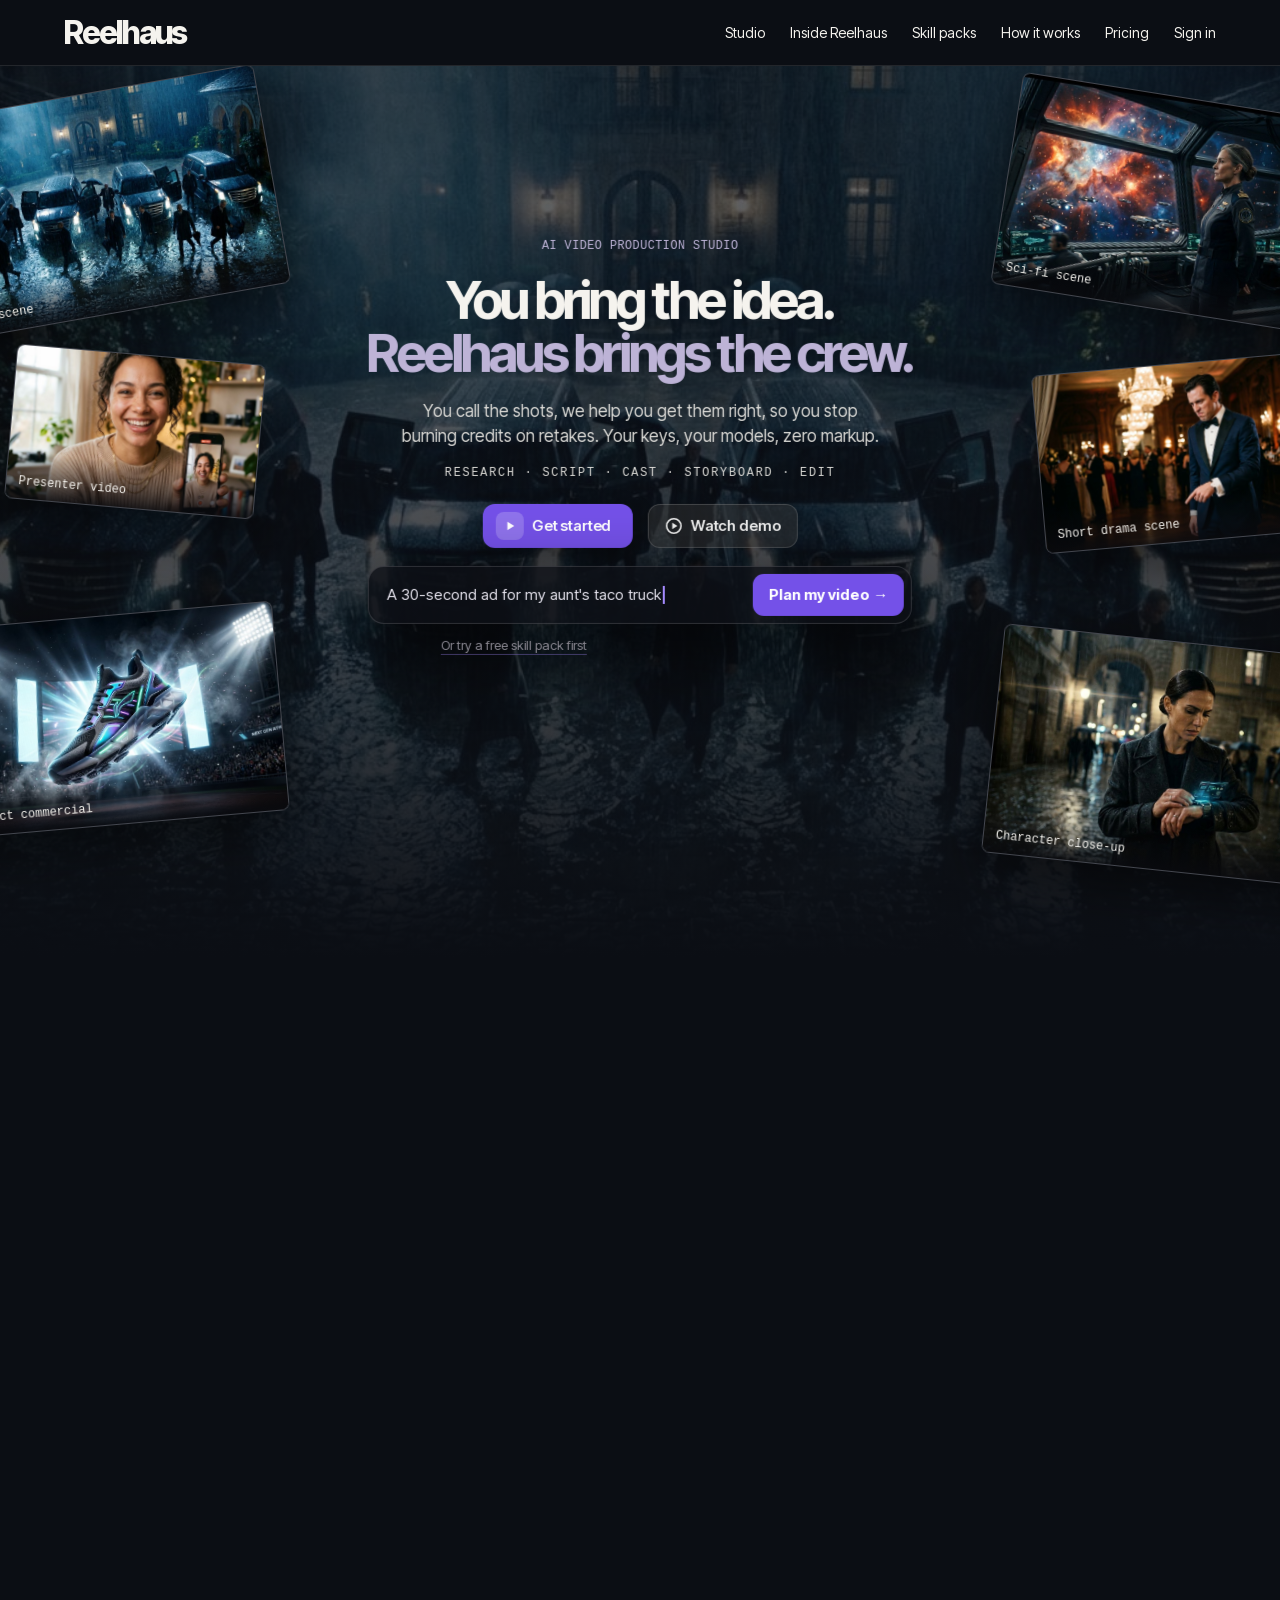
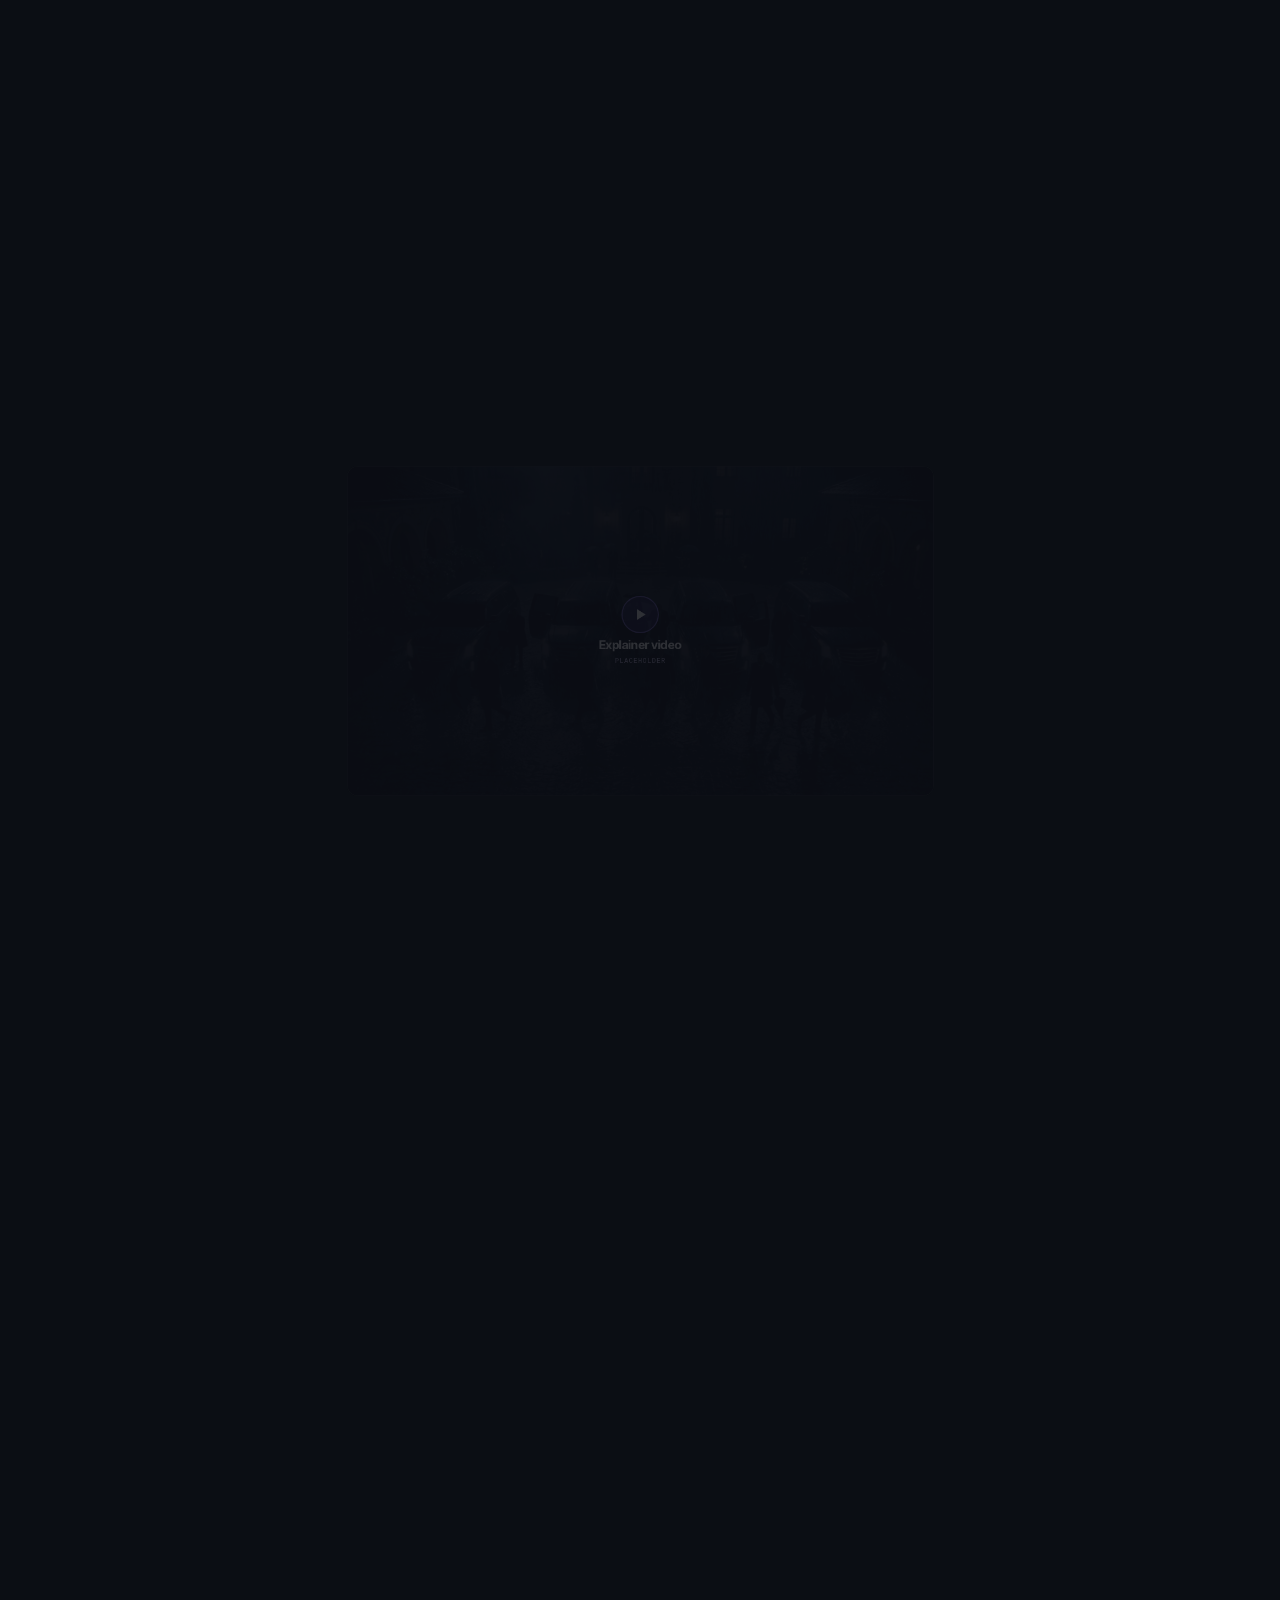
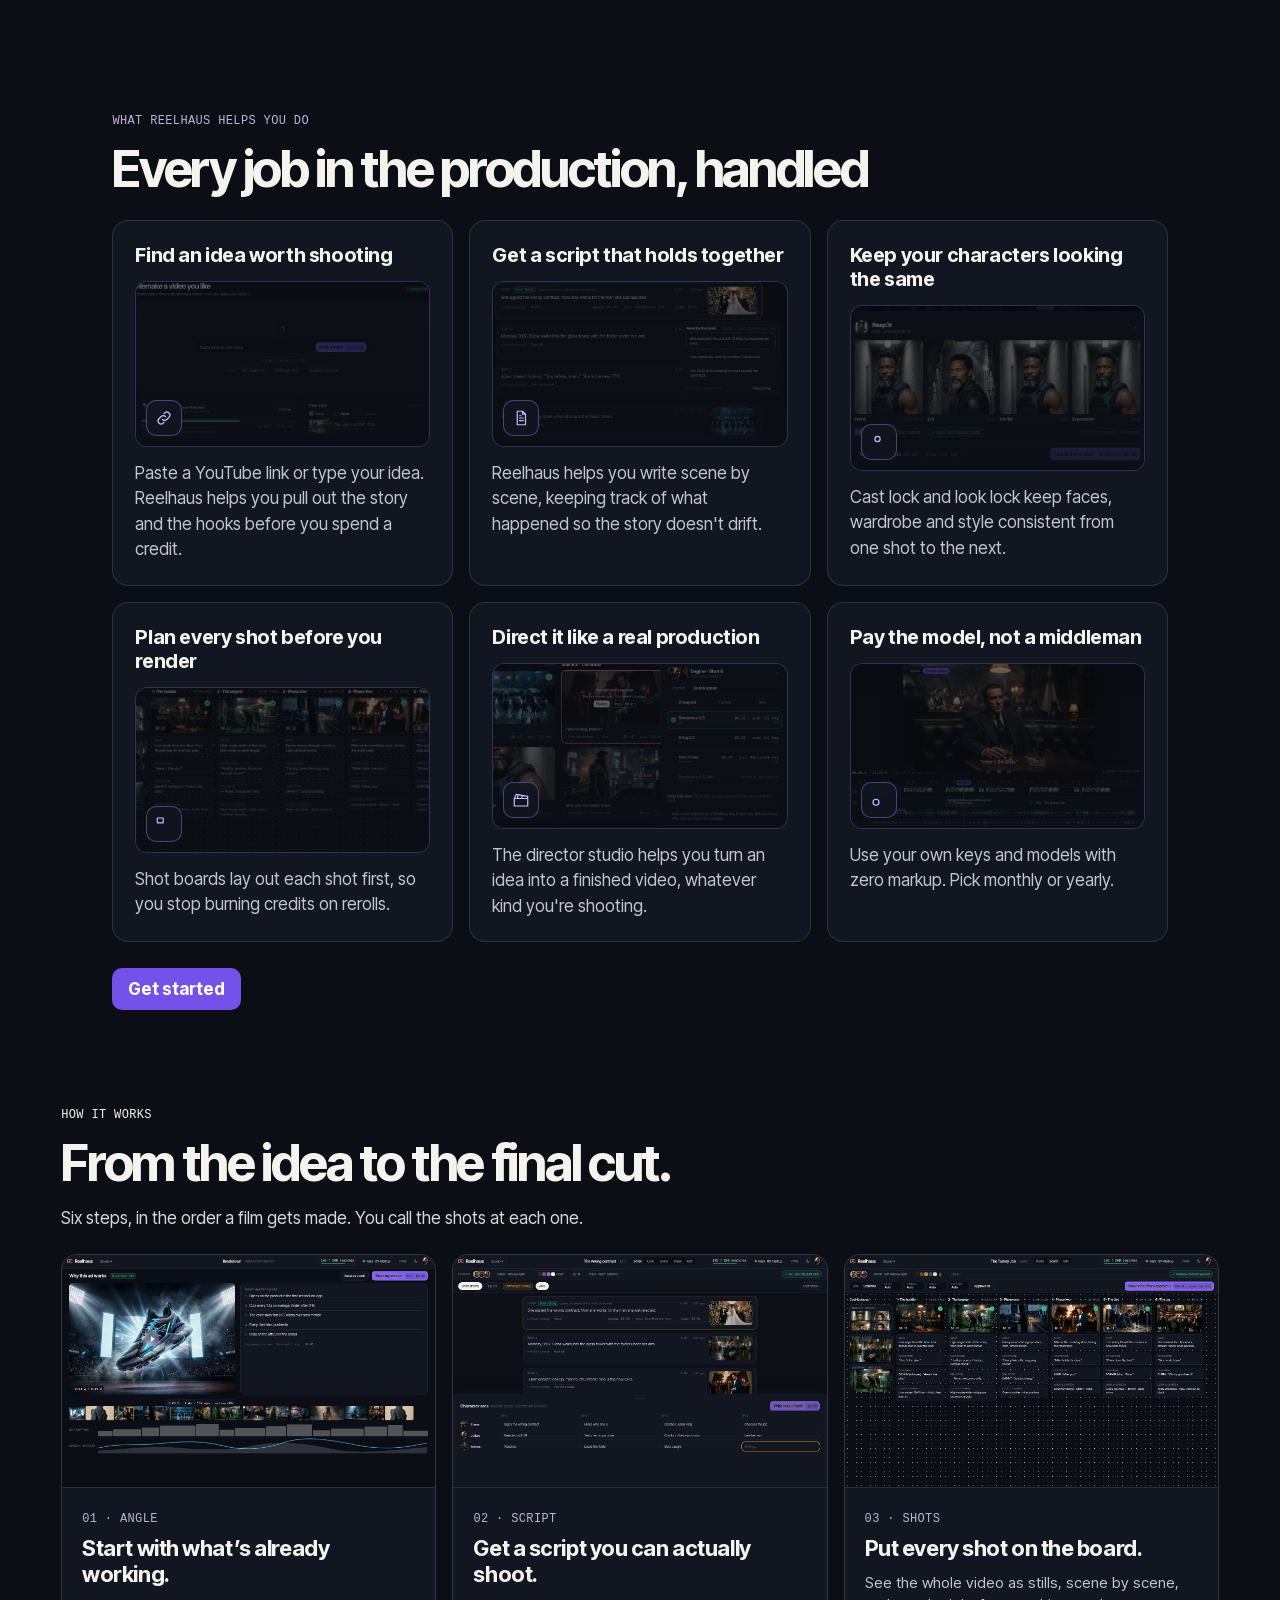
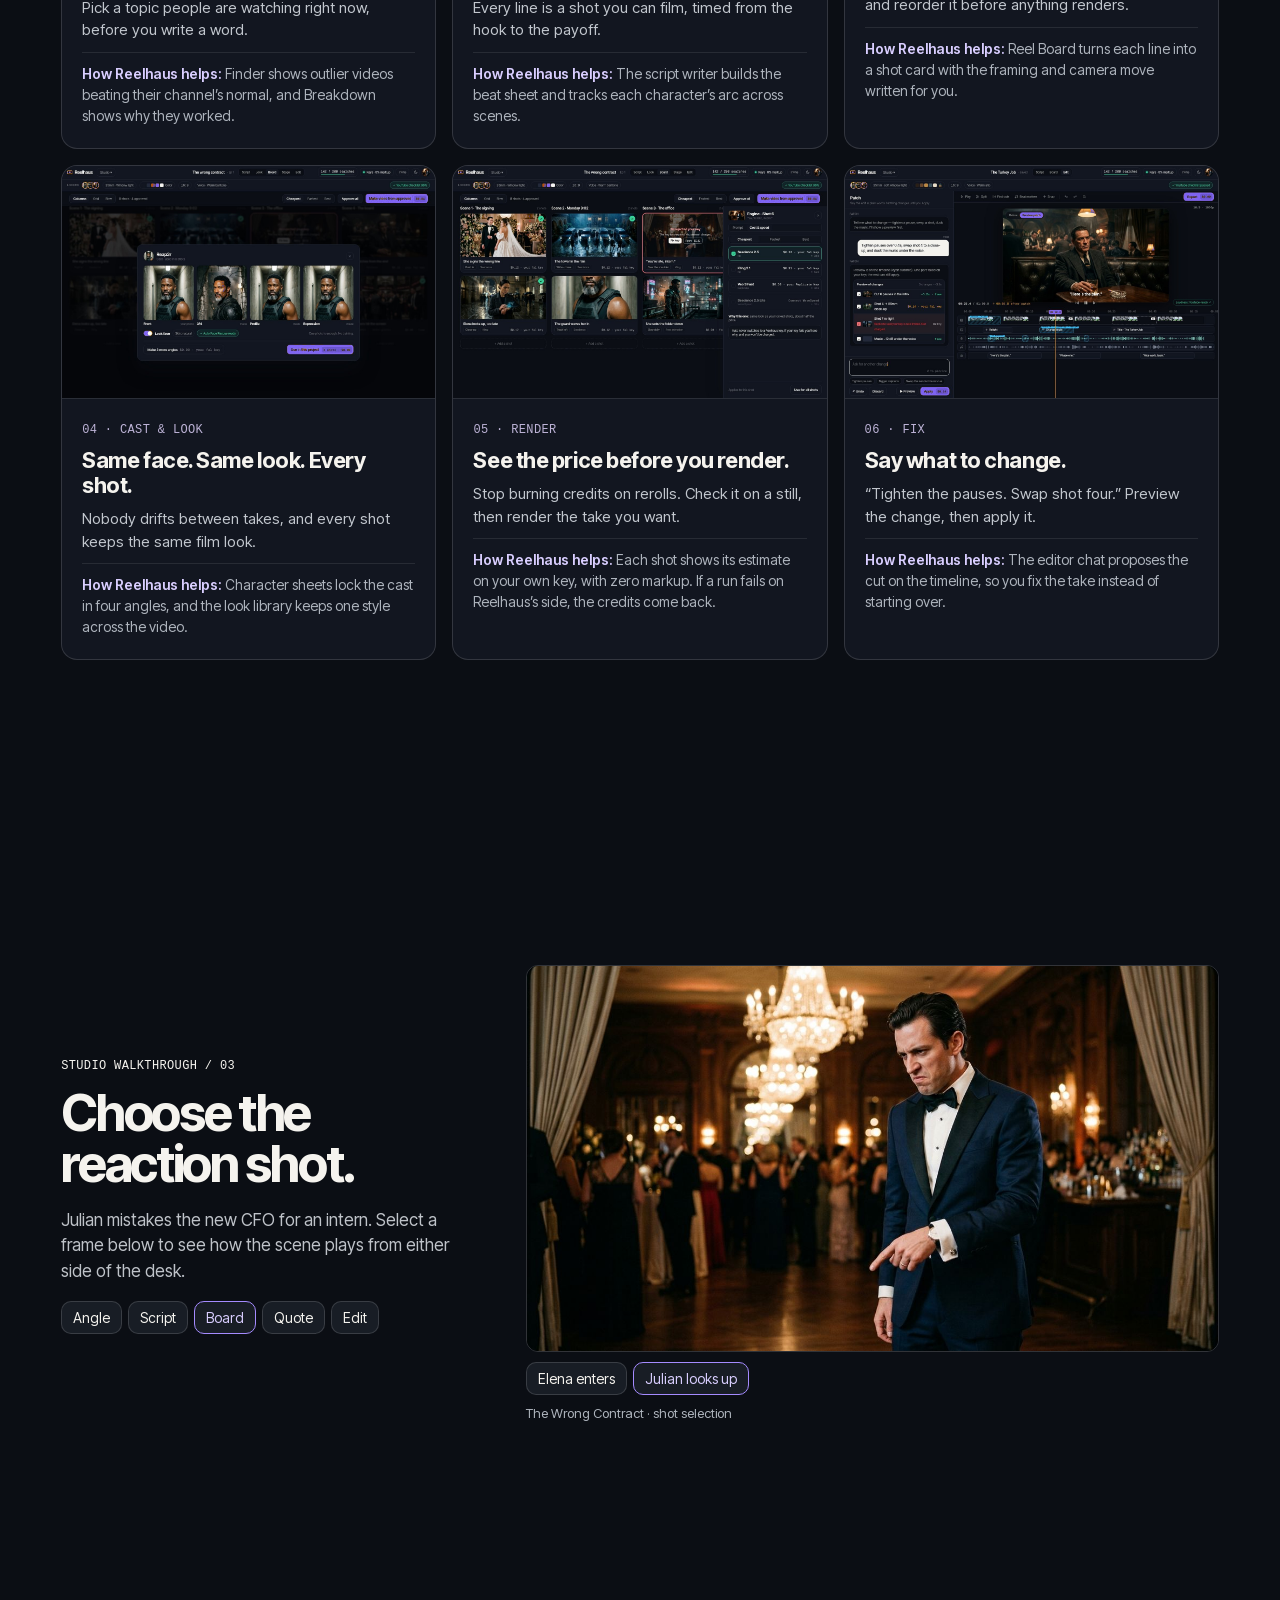
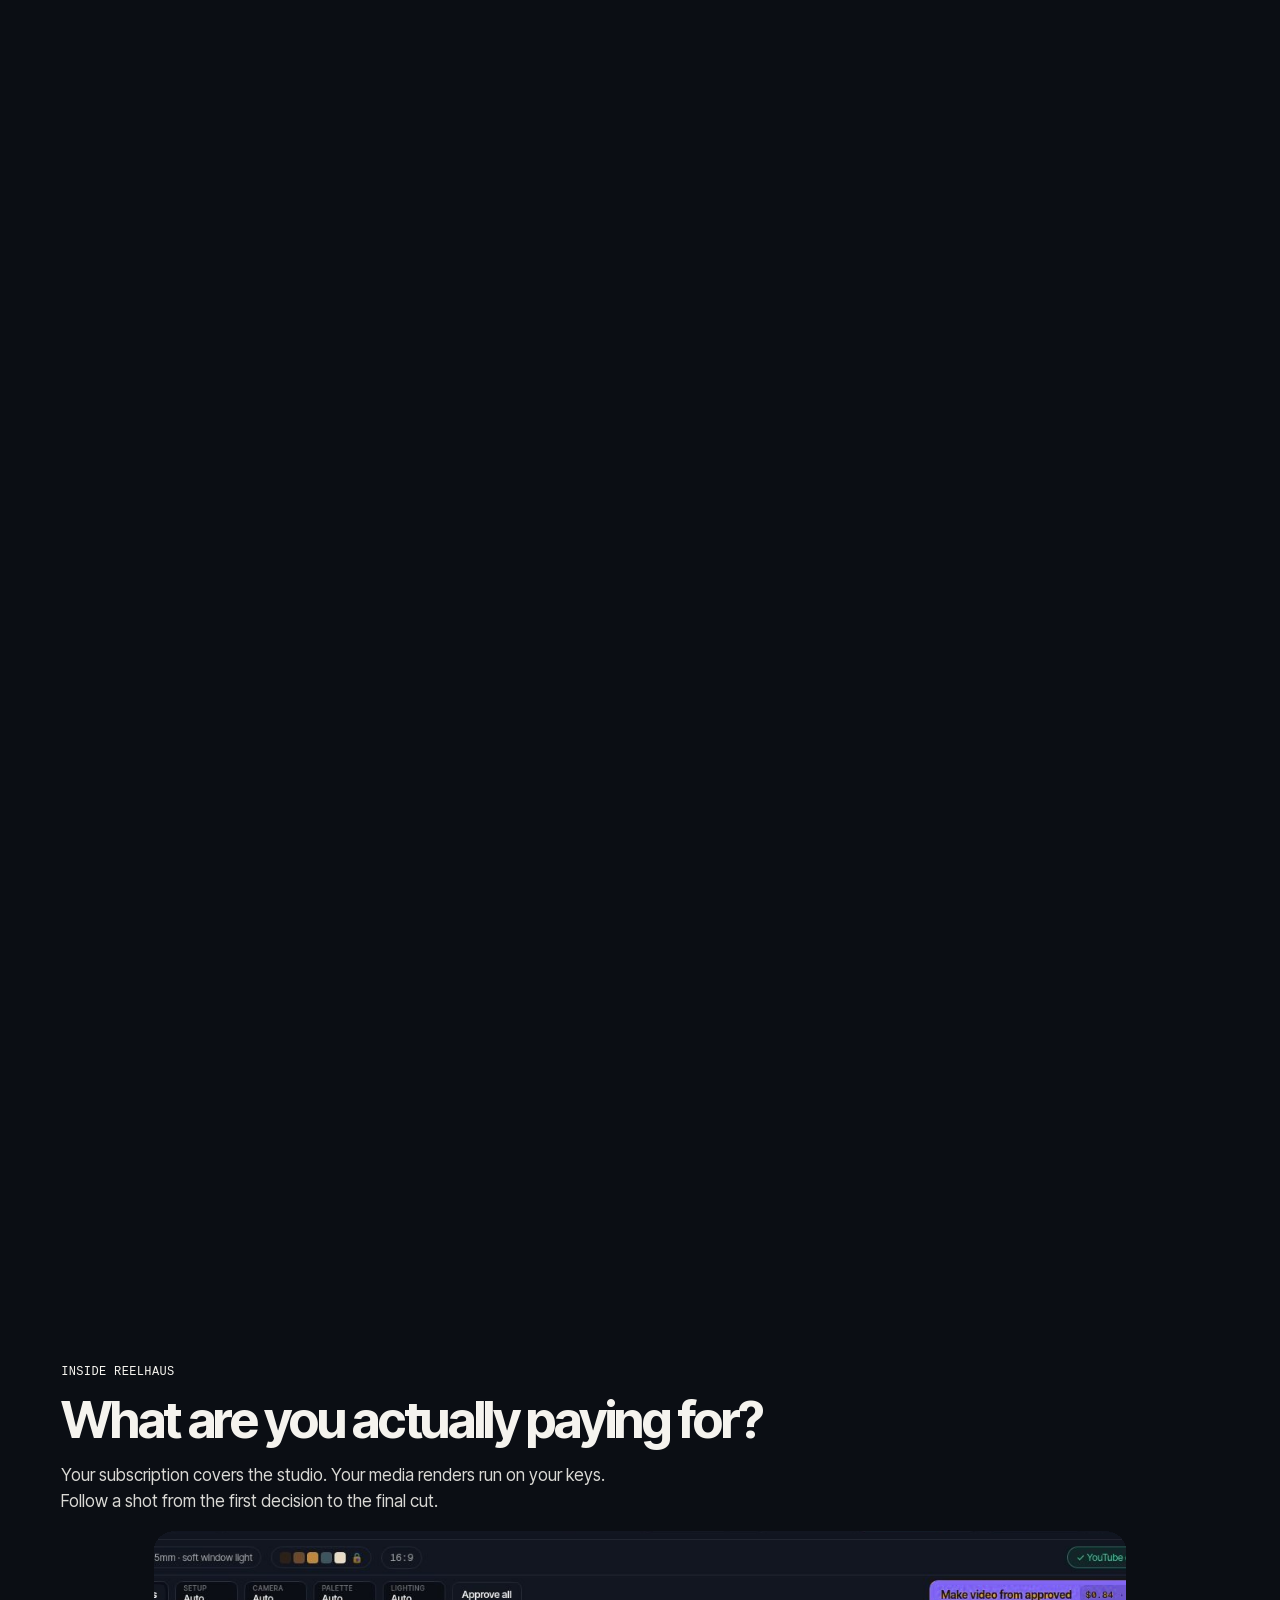
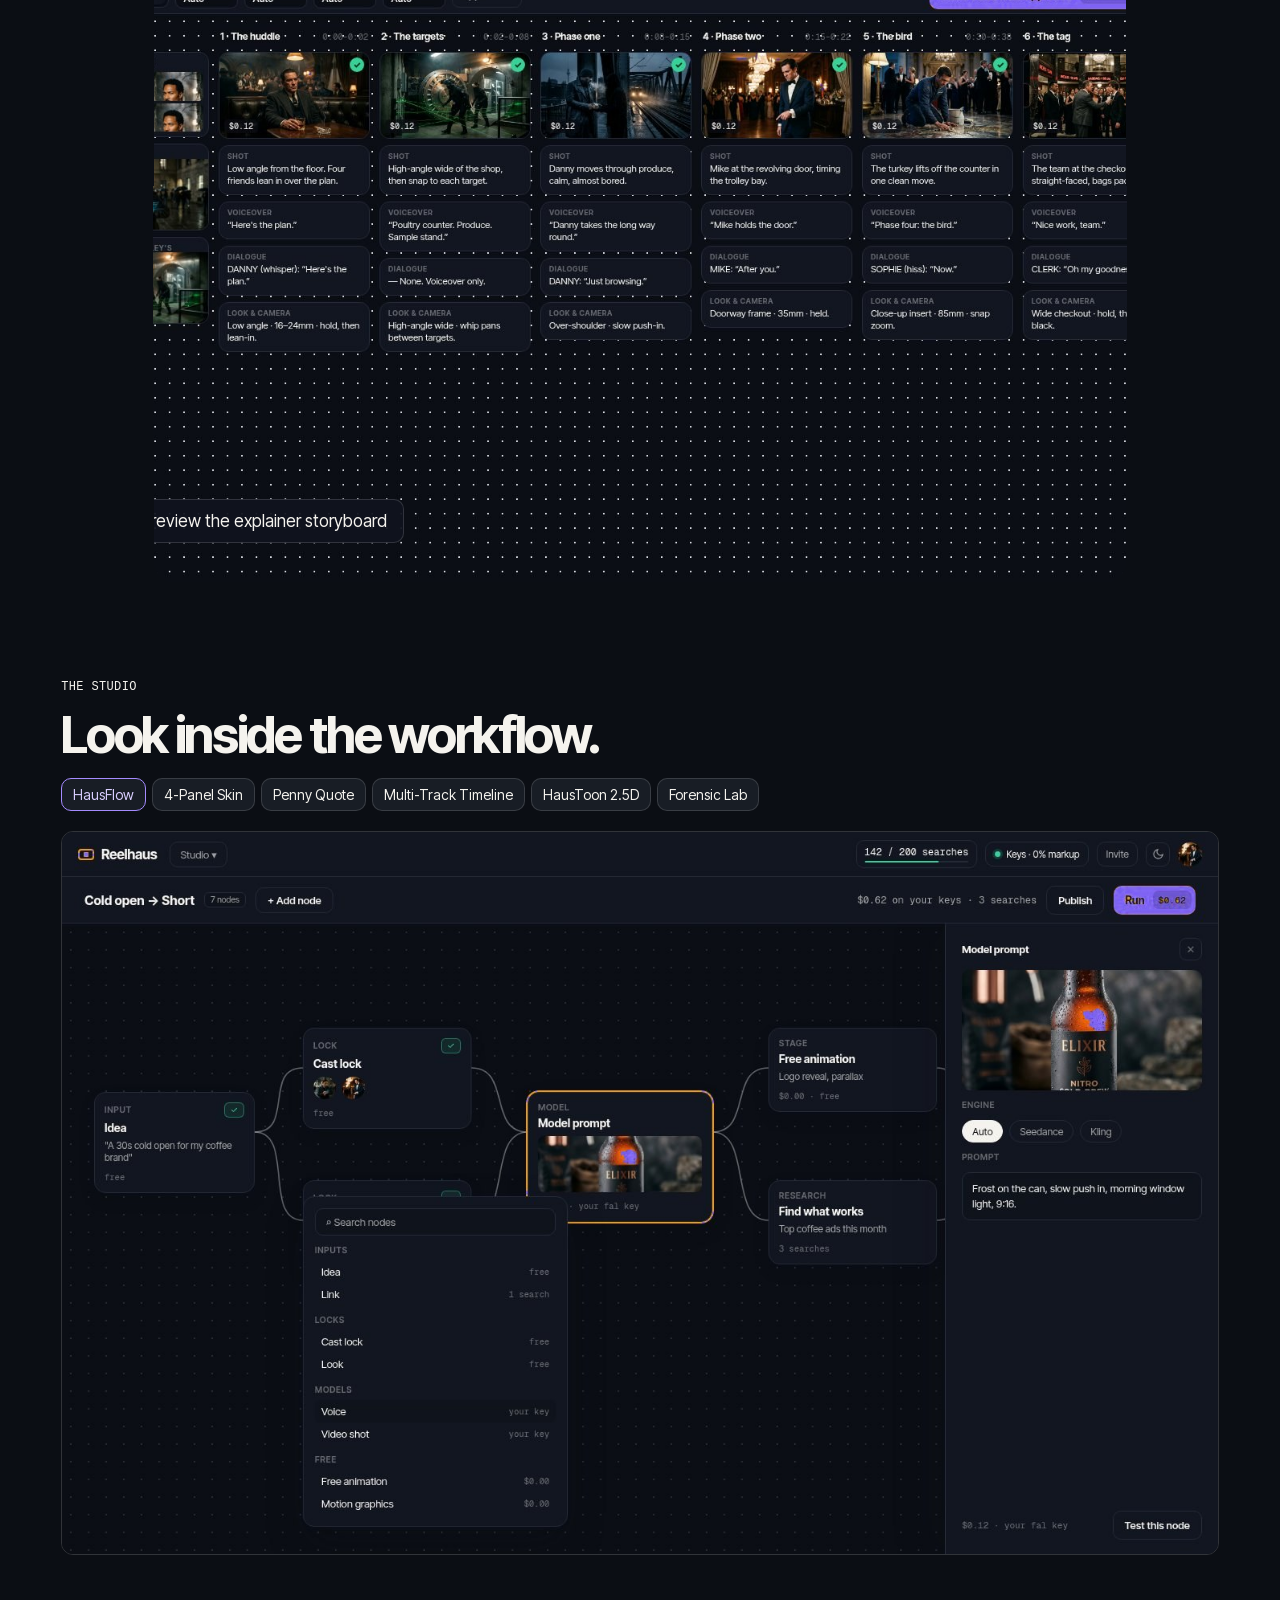
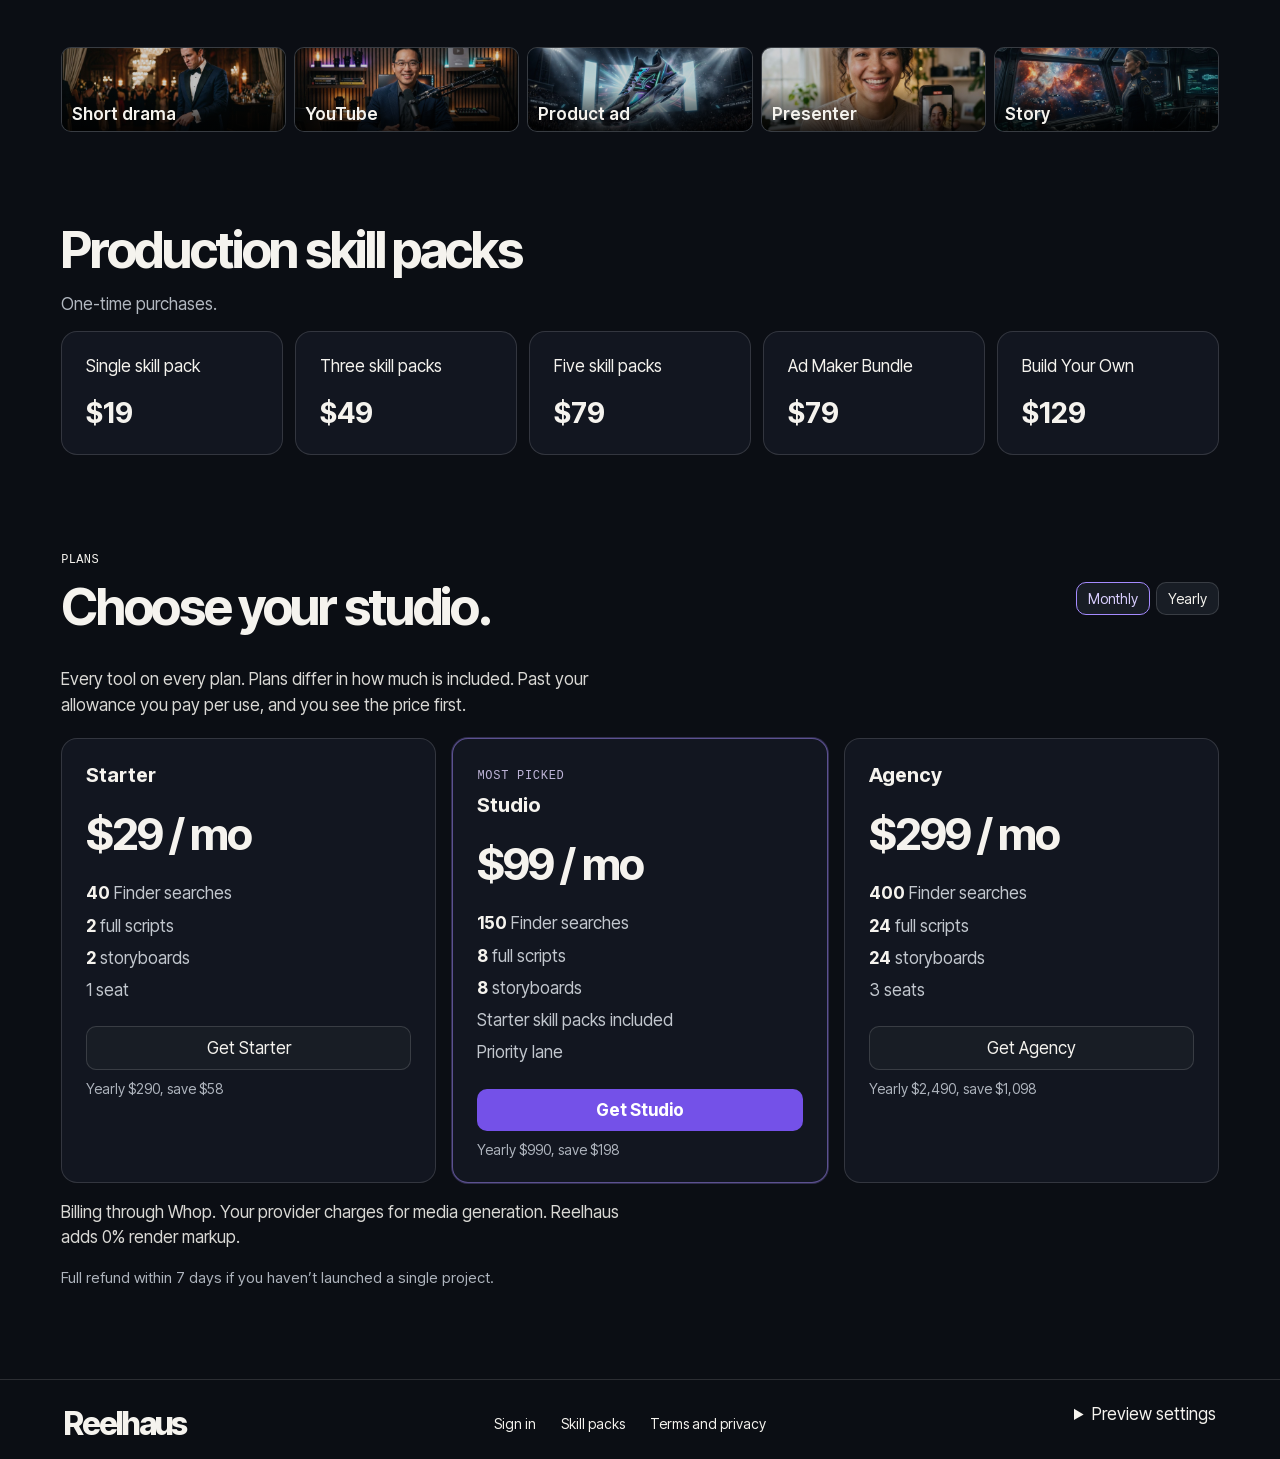
<file: index.html>
<!doctype html><html lang=en><head><meta charset=utf-8><meta name=viewport content="width=device-width,initial-scale=1"><title>Reelhaus · You bring the idea. Reelhaus brings the crew.</title><meta name=robots content=noindex>
<link rel=preload href="cg/it-font.woff2" as=font type="font/woff2" crossorigin><link rel=stylesheet href="home.css?v=1126cg13"></head><body>
<div class=sale id=banner>Cyber Week Founding Pass <b class=mono id=clock></b></div><nav><a href="#top" class=brand>Reelhaus</a><div class=links><a href="#studio">Studio</a><a href="#explainer">Inside Reelhaus</a><a href="#skills">Skill packs</a><a href="#process">How it works</a><a href="#pricing">Pricing</a><a href="https://reelhaus.ai/front/signin">Sign in</a></div></nav>
<div class=cineSeq><header id=top class=hero><img id=heroimg alt="Cinematic still from the Reelhaus showcase"><div class=heroCopy><small>AI VIDEO PRODUCTION STUDIO</small><h1 id=head>You bring the idea. <span class=hl2>Reelhaus brings the crew.</span></h1><p>You call the shots, we help you get them right, so you stop burning credits on retakes. Your keys, your models, zero markup.</p><p class=htags>Research · Script · Cast · Storyboard · Edit</p><div class=actions><a class="act act--go" href="#pricing"><span class=act__tile aria-hidden=true><svg viewBox="0 0 16 16"><path fill=currentColor d="M5.2 3.15v9.7L13.1 8 5.2 3.15z"/></svg></span>Get started</a><button class="act act--watch" type=button id=watchDemo><span class=act__play aria-hidden=true><svg viewBox="0 0 16 16"><circle cx=8 cy=8 r=6.4 fill=none stroke=currentColor stroke-width=1.4 /><path fill=currentColor d="M6.6 5.2v5.6L11.2 8z"/></svg></span>Watch demo</button></div><a class=chat href="#pricing" aria-label="Plan my video: see plans"><span class=chat__field><span class=chat__text data-typer>A 30-second ad for my aunt's taco truck</span><span class=chat__caret aria-hidden=true></span></span><span class=chat__go>Plan my video →</span></a><p class=hero__alt><a href="https://reelhaus.ai/front/skills/store">Or try a free skill pack first</a></p></div><div class=arrive><small>DIRECTOR STUDIO</small><h2>AI video production just got easier</h2><p>Reelhaus helps you turn an idea into a finished production no matter what kind of video you're trying to shoot.</p></div><div class=frames></div><p class=framehint>Swipe to see each kind of video →</p><a class="btn boardLink" href="#explainer" hidden>Explore the studio ↓</a></header></div>
<main class=wrap>
<section class="section explain" id=explainer><div class=explain-stage><div class=explain-copy><h2>How Reelhaus works</h2></div><div class=explain-frame role=img aria-label="Placeholder for the explainer video"><img src="cg/motor.jpeg" alt="" aria-hidden=true width=1280 height=714><div class=explain-overlay><span class=explain-mark aria-hidden=true></span><span class=explain-label>Explainer video</span><span class=explain-soon>Placeholder</span></div></div></div></section><section class="section wrap jobs" id=jobs><small>WHAT REELHAUS HELPS YOU DO</small><h2>Every job in the production, handled</h2><div class=jobs__grid><article class=job><h3>Find an idea worth shooting</h3><div class=job__vis aria-hidden=true><img class=job__shot src="cg/job-01-idea.jpg" alt="" loading=lazy width=960 height=515><span class=job__badge><svg viewBox="0 0 24 24"><path fill=none stroke=currentColor stroke-width=1.6 stroke-linecap=round stroke-linejoin=round d="M10 14a4 4 0 0 0 5.7 0l3-3a4 4 0 0 0-5.7-5.7l-1 1M14 10a4 4 0 0 0-5.7 0l-3 3a4 4 0 0 0 5.7 5.7l1-1"/></svg></span></div><p>Paste a YouTube link or type your idea. Reelhaus helps you pull out the story and the hooks before you spend a credit.</p></article><article class=job><h3>Get a script that holds together</h3><div class=job__vis aria-hidden=true><img class=job__shot src="cg/job-02-script.jpg" alt="" loading=lazy width=960 height=525><span class=job__badge><svg viewBox="0 0 24 24"><path fill=none stroke=currentColor stroke-width=1.6 stroke-linecap=round stroke-linejoin=round d="M7 3h7l4 4v14H7zM14 3v4h4M10 12h5M10 15.5h5M10 9h2"/></svg></span></div><p>Reelhaus helps you write scene by scene, keeping track of what happened so the story doesn't drift.</p></article><article class=job><h3>Keep your characters looking the same</h3><div class=job__vis aria-hidden=true><img class=job__shot src="cg/job-03-cast.jpg" alt="" loading=lazy width=960 height=513><span class=job__badge><svg viewBox="0 0 24 24"><circle cx=10 cy=8 r=3.5 fill=none stroke=currentColor stroke-width=1.6 stroke-linecap=round stroke-linejoin=round/><path fill=none stroke=currentColor stroke-width=1.6 stroke-linecap=round stroke-linejoin=round d="M3.5 20a6.5 6.5 0 0 1 11-4.7"/><rect x=15 y=15 width=6.5 height=5.5 rx=1 fill=none stroke=currentColor stroke-width=1.6 stroke-linecap=round stroke-linejoin=round/><path fill=none stroke=currentColor stroke-width=1.6 stroke-linecap=round stroke-linejoin=round d="M16.5 15v-1.5a1.75 1.75 0 0 1 3.5 0V15"/></svg></span></div><p>Cast lock and look lock keep faces, wardrobe and style consistent from one shot to the next.</p></article><article class=job><h3>Plan every shot before you render</h3><div class=job__vis aria-hidden=true><img class=job__shot src="cg/job-04-board.jpg" alt="" loading=lazy width=960 height=409><span class=job__badge><svg viewBox="0 0 24 24"><rect x=3 y=4 width=8 height=6.5 rx=1 fill=none stroke=currentColor stroke-width=1.6 stroke-linecap=round stroke-linejoin=round/><rect x=13 y=4 width=8 height=6.5 rx=1 fill=none stroke=currentColor stroke-width=1.6 stroke-linecap=round stroke-linejoin=round/><rect x=3 y=13.5 width=8 height=6.5 rx=1 fill=none stroke=currentColor stroke-width=1.6 stroke-linecap=round stroke-linejoin=round/><rect x=13 y=13.5 width=8 height=6.5 rx=1 fill=none stroke=currentColor stroke-width=1.6 stroke-linecap=round stroke-linejoin=round/></svg></span></div><p>Shot boards lay out each shot first, so you stop burning credits on rerolls.</p></article><article class=job><h3>Direct it like a real production</h3><div class=job__vis aria-hidden=true><img class=job__shot src="cg/job-05-cost.jpg" alt="" loading=lazy width=960 height=605><span class=job__badge><svg viewBox="0 0 24 24"><path fill=none stroke=currentColor stroke-width=1.6 stroke-linecap=round stroke-linejoin=round d="M3 10h18v10H3zM3 10l2.5-5.5 15.5 2.6L20.6 10M8.5 5.3l-1.6 4.4M14 6.2l-1.4 3.6"/></svg></span></div><p>The director studio helps you turn an idea into a finished video, whatever kind you're shooting.</p></article><article class=job><h3>Pay the model, not a middleman</h3><div class=job__vis aria-hidden=true><img class=job__shot src="cg/job-06-timeline.jpg" alt="" loading=lazy width=960 height=651><span class=job__badge><svg viewBox="0 0 24 24"><circle cx=8 cy=15 r=4 fill=none stroke=currentColor stroke-width=1.6 stroke-linecap=round stroke-linejoin=round/><path fill=none stroke=currentColor stroke-width=1.6 stroke-linecap=round stroke-linejoin=round d="M11 12l9-9M17 6l2.5 2.5M14.5 8.5l2 2"/></svg></span></div><p>Use your own keys and models with zero markup. Pick monthly or yearly.</p></article></div><div class=actions><a class="btn cta" href="#pricing">Get started</a></div></section>
<section class=section id=process><small>HOW IT WORKS</small><h2>From the idea to the final cut.</h2><p class=sub>Six steps, in the order a film gets made. You call the shots at each one.</p><div class=steps><article class=stepcard><img src="cg/lab.jpeg" alt="Angle step in the Reelhaus studio" loading=lazy width=1440 height=900><div><small>01 · ANGLE</small><h3>Start with what’s already working.</h3><p>Pick a topic people are watching right now, before you write a word.</p><p class=helps><b>How Reelhaus helps:</b> Finder shows outlier videos beating their channel’s normal, and Breakdown shows why they worked.</p></div></article><article class=stepcard><img src="cg/script.jpeg" alt="Script step in the Reelhaus studio" loading=lazy width=1440 height=900><div><small>02 · SCRIPT</small><h3>Get a script you can actually shoot.</h3><p>Every line is a shot you can film, timed from the hook to the payoff.</p><p class=helps><b>How Reelhaus helps:</b> The script writer builds the beat sheet and tracks each character’s arc across scenes.</p></div></article><article class=stepcard><img src="cg/board.jpeg" alt="Shots step in the Reelhaus studio" loading=lazy width=1440 height=900><div><small>03 · SHOTS</small><h3>Put every shot on the board.</h3><p>See the whole video as stills, scene by scene, and reorder it before anything renders.</p><p class=helps><b>How Reelhaus helps:</b> Reel Board turns each line into a shot card with the framing and camera move written for you.</p></div></article><article class=stepcard><img src="cg/cast.jpeg" alt="Cast & look step in the Reelhaus studio" loading=lazy width=1440 height=900><div><small>04 · CAST & LOOK</small><h3>Same face. Same look. Every shot.</h3><p>Nobody drifts between takes, and every shot keeps the same film look.</p><p class=helps><b>How Reelhaus helps:</b> Character sheets lock the cast in four angles, and the look library keeps one style across the video.</p></div></article><article class=stepcard><img src="cg/quote.jpeg" alt="Render step in the Reelhaus studio" loading=lazy width=1440 height=900><div><small>05 · RENDER</small><h3>See the price before you render.</h3><p>Stop burning credits on rerolls. Check it on a still, then render the take you want.</p><p class=helps><b>How Reelhaus helps:</b> Each shot shows its estimate on your own key, with zero markup. If a run fails on Reelhaus’s side, the credits come back.</p></div></article><article class=stepcard><img src="cg/edit.jpeg" alt="Fix step in the Reelhaus studio" loading=lazy width=1440 height=900><div><small>06 · FIX</small><h3>Say what to change.</h3><p>“Tighten the pauses. Swap shot four.” Preview the change, then apply it.</p><p class=helps><b>How Reelhaus helps:</b> The editor chat proposes the cut on the timeline, so you fix the take instead of starting over.</p></div></article></div><p class=stephint>Swipe for all six steps →</p></section><!-- The Wrong Contract walkthrough, moved below the six-step section (Nov 26). -->
<section id=studio class="section story"><div class=stage><div><small id=step></small><h2 id=storytitle></h2><p id=storycopy></p><div id=chapters class=tabs></div></div><figure><img id=storyimg class=screen alt=""><div id=trybar class=tabs style="margin-top:10px"></div><figcaption id=caption></figcaption></figure></div></section>
<section class=section id=paying><small>INSIDE REELHAUS</small><h2>What are you actually paying for?</h2><p class=sub>Your subscription covers the studio. Your media renders run on your keys. Follow a shot from the first decision to the final cut.</p><div class=speaker><img id=poster alt="The Reelhaus board with every shot planned"><button id=explain>▶ Preview the explainer storyboard</button></div></section>
<section class=section id=showcase><small>THE STUDIO</small><h2>Look inside the workflow.</h2><div class=tabs id=showtabs></div><br><img class=screen id=showimg alt=""></section>
<div class=formats id=formats aria-label="Explore video formats"></div>
<section class=section id=skills><h2>Production skill packs</h2><p class=muted>One-time purchases.</p><div class=shelf id=packs></div></section>
<section class=section id=pricing><div class=toolbar><div><small>PLANS</small><h2>Choose your studio.</h2></div><div class=tabs><button id=monthly>Monthly</button><button id=yearly>Yearly</button></div></div><p class=sub>Every tool on every plan. Plans differ in how much is included. Past your allowance you pay per use, and you see the price first.</p><div class=plans><article class="panel"><h3>Starter</h3><strong class=price data-mo="$29 / mo" data-yr="$290 / yr">$29 / mo</strong><ul><li><b>40</b> Finder searches</li><li><b>2</b> full scripts</li><li><b>2</b> storyboards</li><li>1 seat</li></ul><a class="btn" data-mo="https://whop.com/checkout/plan_vIGeO5fbLDedA" data-yr="https://whop.com/checkout/plan_IWw9tBwpGFD9Z" href="https://whop.com/checkout/plan_vIGeO5fbLDedA">Get Starter</a><span class=yr>Yearly $290, save $58</span></article><article class="panel pick"><span class=tag>Most picked</span><h3>Studio</h3><strong class=price data-mo="$99 / mo" data-yr="$990 / yr">$99 / mo</strong><ul><li><b>150</b> Finder searches</li><li><b>8</b> full scripts</li><li><b>8</b> storyboards</li><li>Starter skill packs included</li><li>Priority lane</li></ul><a class="btn cta" data-mo="https://whop.com/checkout/plan_9DZ0OADZL1bAc" data-yr="https://whop.com/checkout/plan_Pr12zNX5p3GUt" href="https://whop.com/checkout/plan_9DZ0OADZL1bAc">Get Studio</a><span class=yr>Yearly $990, save $198</span></article><article class="panel"><h3>Agency</h3><strong class=price data-mo="$299 / mo" data-yr="$2,490 / yr">$299 / mo</strong><ul><li><b>400</b> Finder searches</li><li><b>24</b> full scripts</li><li><b>24</b> storyboards</li><li>3 seats</li></ul><a class="btn" data-mo="https://whop.com/checkout/plan_gIcehut7rWfQ9" data-yr="https://whop.com/checkout/plan_ZNGIC8xR3PT9p" href="https://whop.com/checkout/plan_gIcehut7rWfQ9">Get Agency</a><span class=yr>Yearly $2,490, save $1,098</span></article></div><p class=sub>Billing through Whop. Your provider charges for media generation. Reelhaus adds 0% render markup.</p><p class=refund>Full refund within 7 days if you haven’t launched a single project.</p></section></main>
<footer><b class=brand>Reelhaus</b><div class=links><a href="https://reelhaus.ai/front/signin">Sign in</a><a href="https://reelhaus.ai/front/skills/store">Skill packs</a><a href="https://reelhaus.ai/front/legal">Terms and privacy</a></div><details id=settings><summary>Preview settings</summary><label>Campaign <select id=campaign><option>Cyber Week</option><option>Evergreen</option></select></label><small>Storyboard previews use stills.</small></details></footer>
<dialog id=modal><div class=toolbar><small id=kind></small><button id=closebtn>Close ×</button></div><h3 id=mt></h3><img id=mi alt=""><p id=mc></p><div class=actions><button id=prev>Previous</button><button id=next>Next</button></div></dialog>
<dialog id=demo class=demobox><div class=toolbar><small>REELHAUS DEMO</small><button id=democlose>Close ×</button></div><video id=demoVideo controls playsinline preload=none></video></dialog><script src="home.js?v=1126cg12"></script></body></html>
</file>
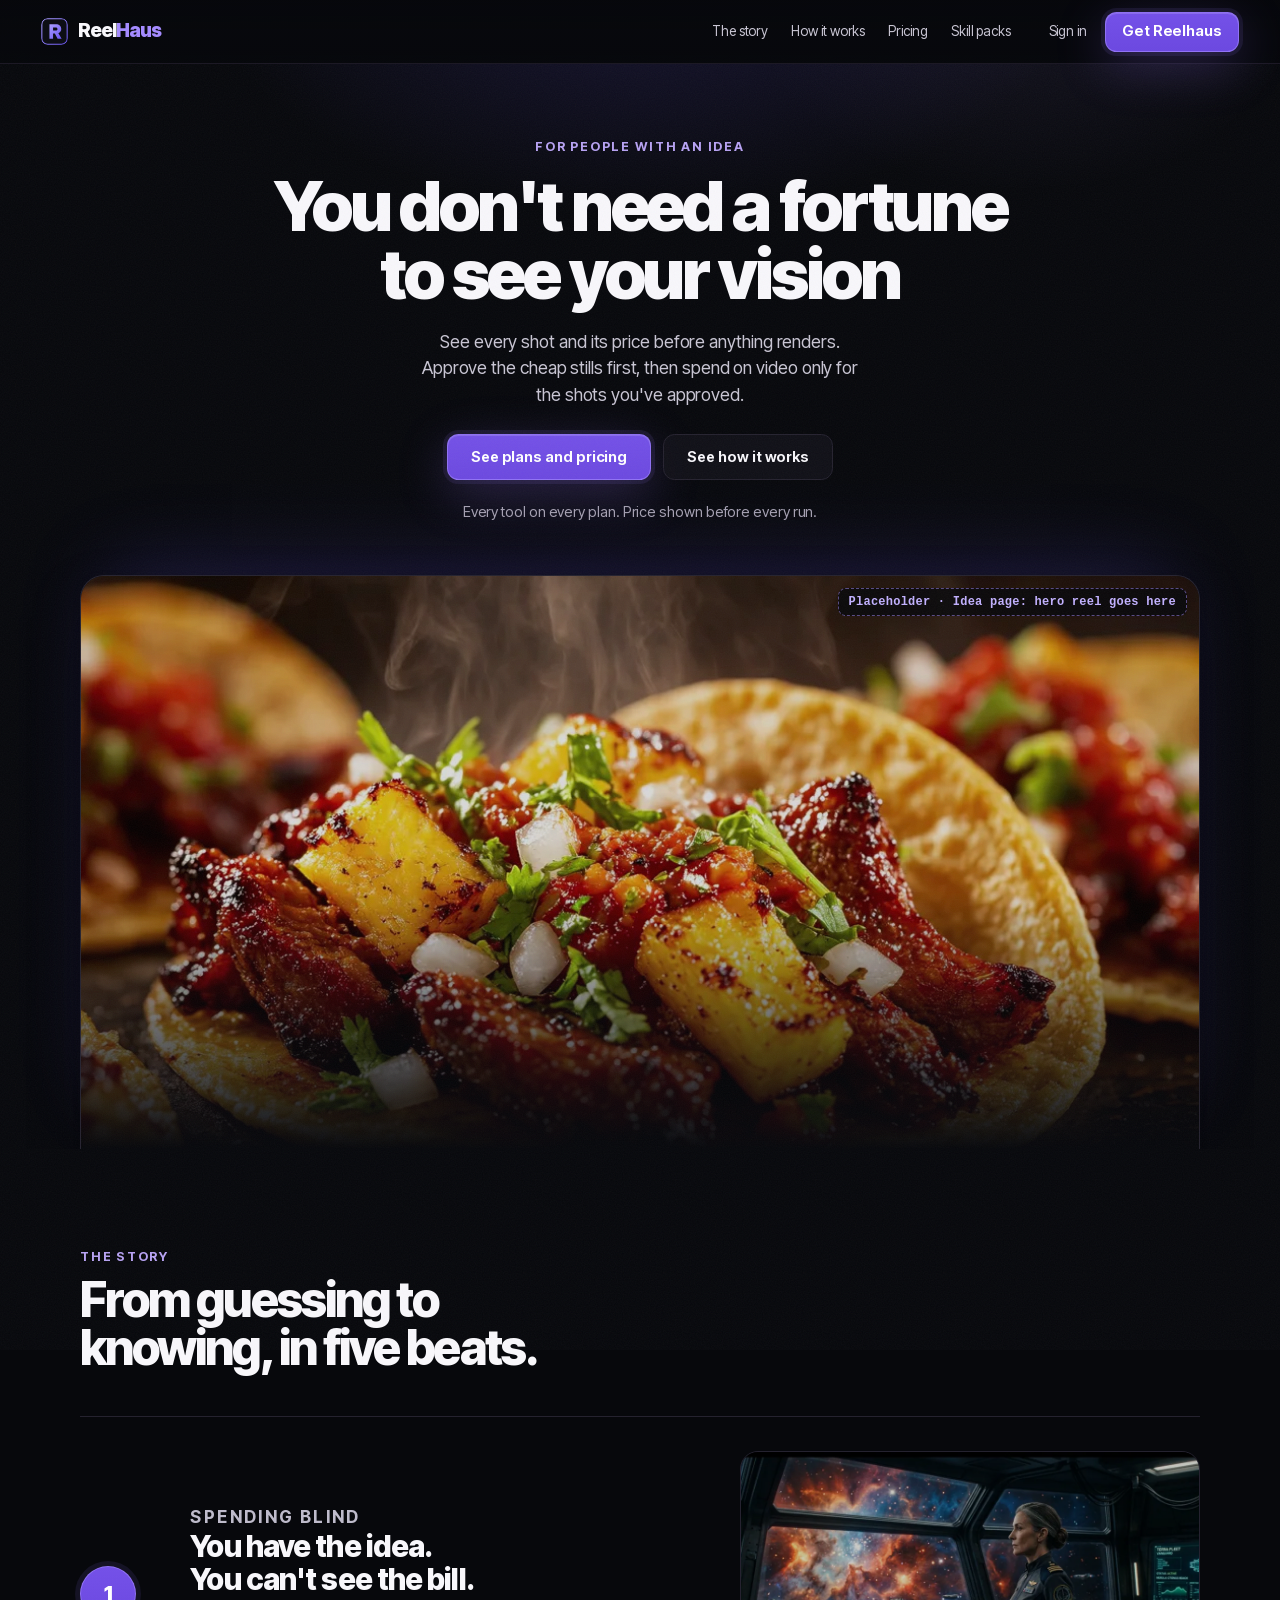
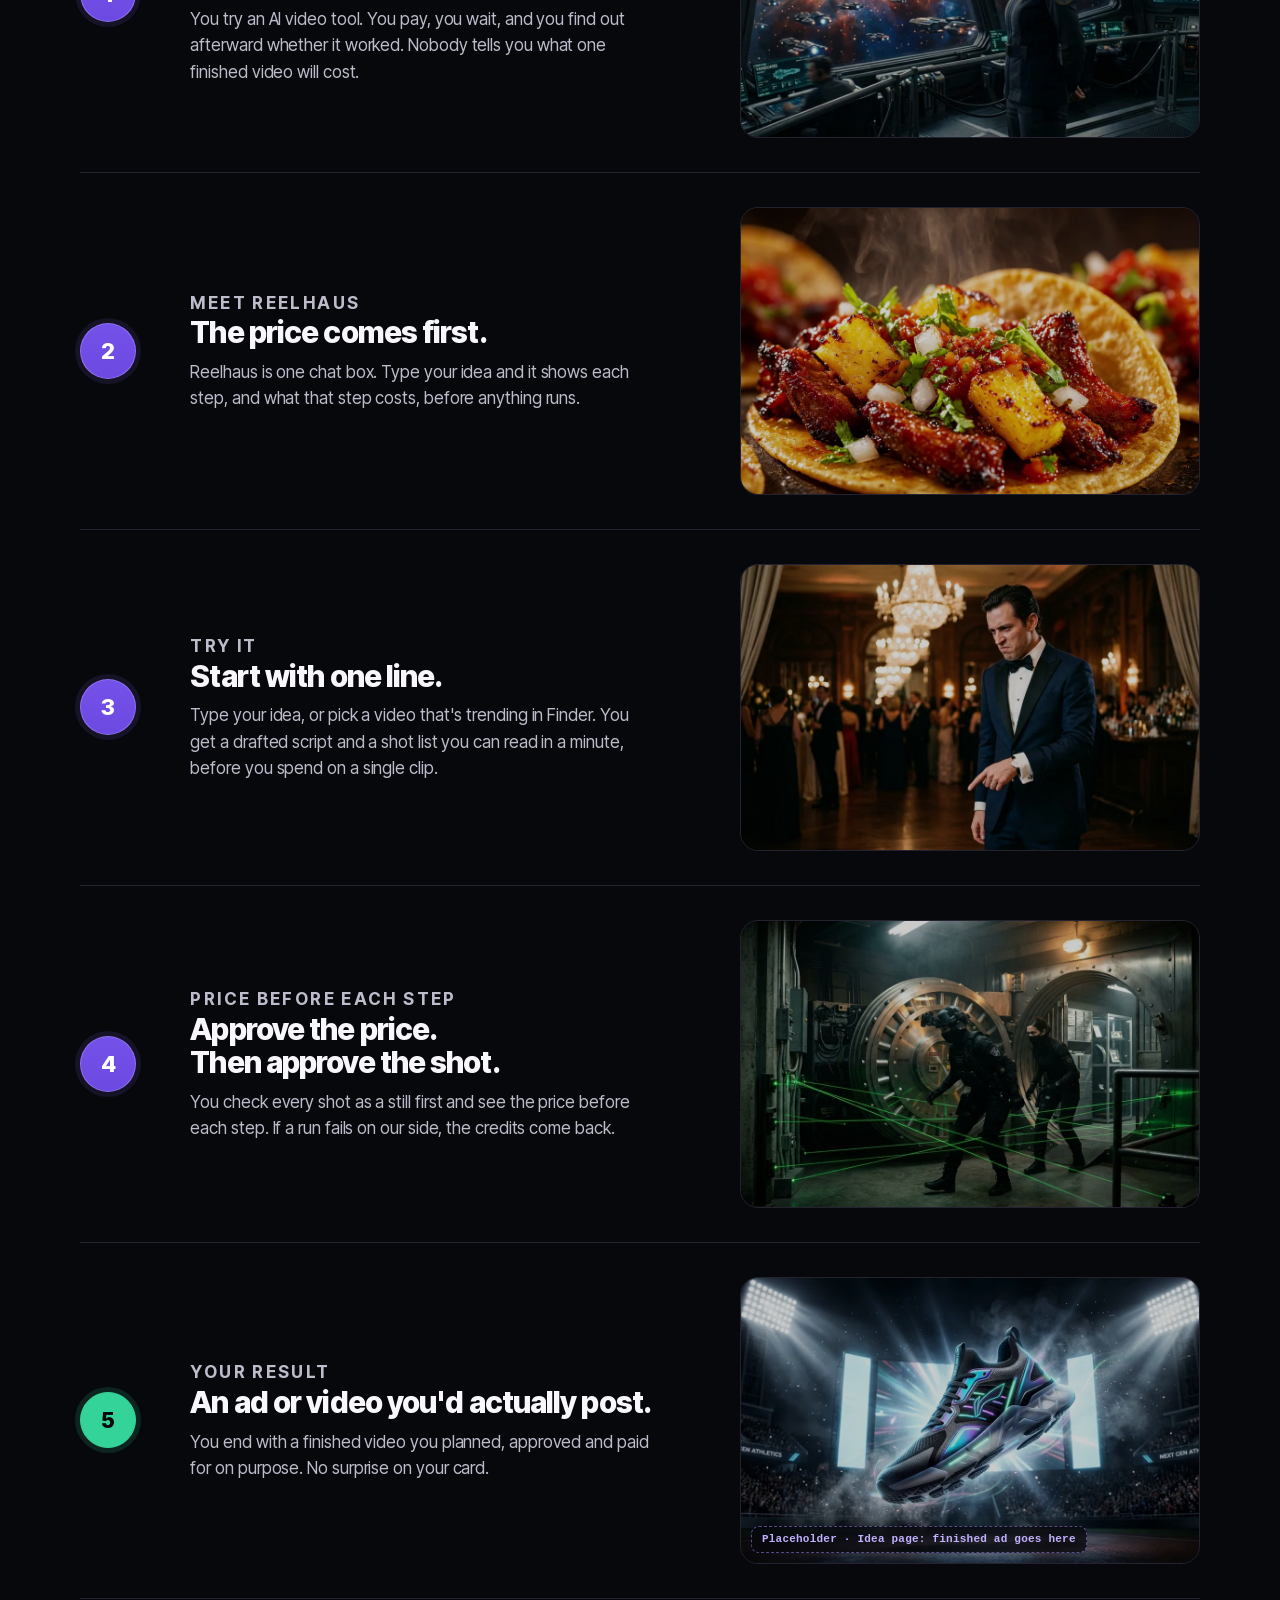
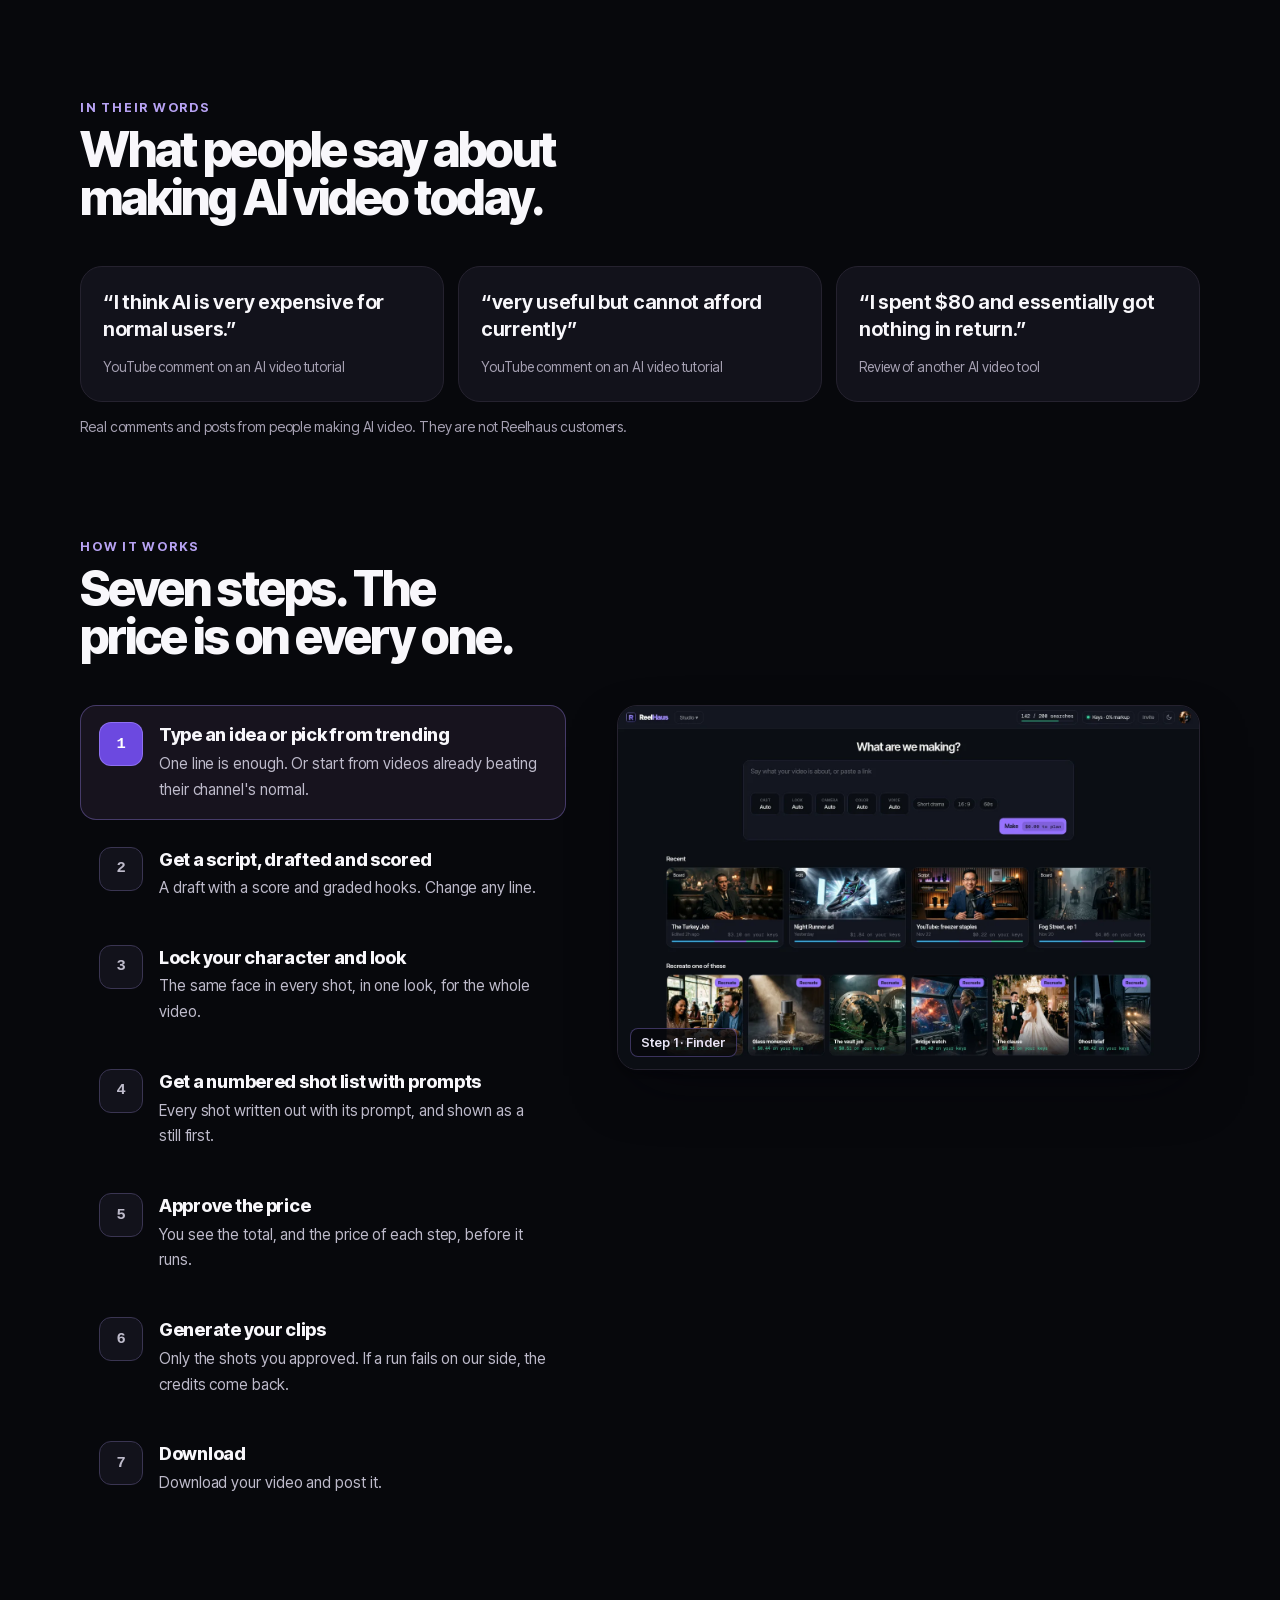
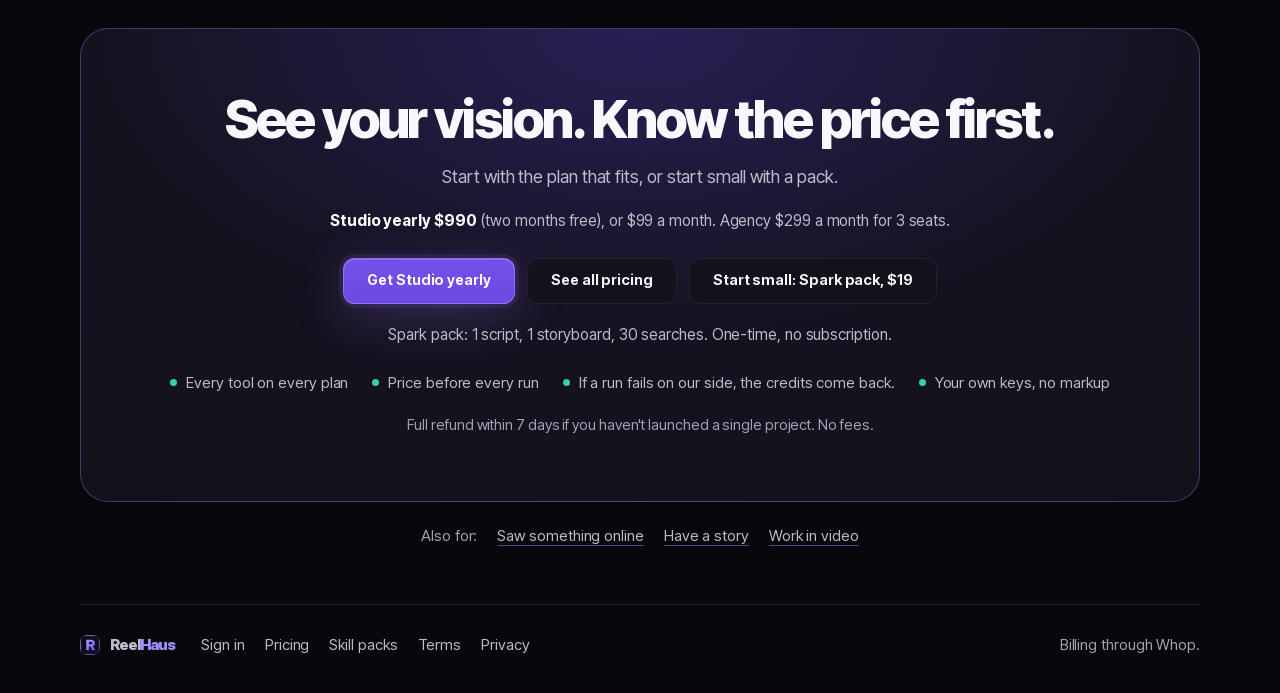
<file: for-ideas/index.html>
<!doctype html>
<html lang="en">
<head>
<meta charset="utf-8">
<meta name="viewport" content="width=device-width, initial-scale=1, viewport-fit=cover">
<title>You don&#x27;t need a fortune to see your vision · Reelhaus</title>
<meta name="description" content="See every shot and its price before anything renders. Approve the cheap stills first, then spend on video only for the shots you&#x27;ve approved.">
<meta name="robots" content="noindex">
<link rel="icon" href="../shared/rmark.svg" type="image/svg+xml">
<link rel="preload" href="../site-v1/fonts/InterTight-var.woff2" as="font" type="font/woff2" crossorigin>
<link rel="stylesheet" href="../site-v1/scrollcraft.css">
<link rel="stylesheet" href="../site.css">
<link rel="stylesheet" href="../shared/launch.css">
<link rel="stylesheet" href="../shared/audience.css">
</head>
<body data-bf>
<a class="skip" href="#main">Skip to content</a>
<div class="sc-grain" aria-hidden="true"></div>

<header class="bar">
  <a class="logo" href="../" aria-label="ReelHaus home"><img class="rmark" src="../shared/rmark.svg" alt=""><span class="wordmark">Reel<b>Haus</b></span></a>
  <nav class="bar__links" aria-label="Site">
    <a href="#story">The story</a>
    <a href="#flow">How it works</a>
    <a href="../pricing/index.html">Pricing</a>
    <a href="https://reelhaus.ai/front/skills/store">Skill packs</a>
  </nav>
  <div class="bar__right">
    <a class="bar__signin" href="../signin/index.html">Sign in</a>
    <a class="btn btn--primary" href="../pricing/index.html#plans">Get Reelhaus</a>
  </div>
</header>

<main id="main" class="lp-main">

  <section class="au-hero" aria-labelledby="au-h">
    <div class="lp-glow" aria-hidden="true"></div>
    <div class="lp-wrap">
      <p class="lp-eyebrow">For people with an idea</p>
      <h1 id="au-h" class="lp-h1">You don&#x27;t need a fortune to see your vision</h1>
      <p class="lead">See every shot and its price before anything renders. Approve the cheap stills first, then spend on video only for the shots you&#x27;ve approved.</p>
      <div class="au-hero__ctas">
        <a class="btn btn--primary btn--lg" href="../pricing/index.html#plans">See plans and pricing</a>
        <a class="btn btn--ghost btn--lg" href="#flow">See how it works</a>
      </div>
      <p class="au-fine">Every tool on every plan. Price shown before every run.</p>
    </div>
    <figure class="au-hero__media" data-media="aud_idea_hero" aria-hidden="true"></figure>
  </section>

  <section id="story" class="au-sec" aria-labelledby="story-h">
    <div class="lp-wrap">
      <div class="au-head"><p class="lp-eyebrow">The story</p><h2 id="story-h" class="h2">From guessing to knowing, in five beats.</h2></div>
      <ol class="au-beats">
      <li class="au-beat"><span class="au-beat__n" aria-hidden="true">1</span>
        <div><p class="au-beat__tag">Spending blind</p><h3>You have the idea. You can&#x27;t see the bill.</h3><p>You try an AI video tool. You pay, you wait, and you find out afterward whether it worked. Nobody tells you what one finished video will cost.</p></div><figure class="au-beat__vis"><img src="../site-v1/images/still-space.webp"></figure></li>
      <li class="au-beat"><span class="au-beat__n" aria-hidden="true">2</span>
        <div><p class="au-beat__tag">Meet Reelhaus</p><h3>The price comes first.</h3><p>Reelhaus is one chat box. Type your idea and it shows each step, and what that step costs, before anything runs.</p></div><figure class="au-beat__vis"><img src="../site-v1/images/still-tacos.webp"></figure></li>
      <li class="au-beat"><span class="au-beat__n" aria-hidden="true">3</span>
        <div><p class="au-beat__tag">Try it</p><h3>Start with one line.</h3><p>Type your idea, or pick a video that&#x27;s trending in Finder. You get a drafted script and a shot list you can read in a minute, before you spend on a single clip.</p></div><figure class="au-beat__vis"><img src="../site-v1/images/still-julian.webp"></figure></li>
      <li class="au-beat"><span class="au-beat__n" aria-hidden="true">4</span>
        <div><p class="au-beat__tag">Price before each step</p><h3>Approve the price. Then approve the shot.</h3><p>You check every shot as a still first and see the price before each step. If a run fails on our side, the credits come back.</p></div><figure class="au-beat__vis"><img src="../site-v1/images/still-heist.webp"></figure></li>
      <li class="au-beat au-beat--last"><span class="au-beat__n" aria-hidden="true">5</span>
        <div><p class="au-beat__tag">Your result</p><h3>An ad or video you&#x27;d actually post.</h3><p>You end with a finished video you planned, approved and paid for on purpose. No surprise on your card.</p></div><figure class="au-beat__vis" data-media="aud_idea_done"></figure></li>
      </ol>
    </div>
  </section>

  <section class="au-sec" aria-labelledby="voc-h">
    <div class="lp-wrap">
      <div class="au-head"><p class="lp-eyebrow">In their words</p><h2 id="voc-h" class="h2">What people say about making AI video today.</h2></div>
      <ul class="au-voc"><li><blockquote>“I think AI is very expensive for normal users.”</blockquote><cite>YouTube comment on an AI video tutorial</cite></li><li><blockquote>“very useful but cannot afford currently”</blockquote><cite>YouTube comment on an AI video tutorial</cite></li><li><blockquote>“I spent $80 and essentially got nothing in return.”</blockquote><cite>Review of another AI video tool</cite></li></ul>
      <p class="au-voc__note">Real comments and posts from people making AI video. They are not Reelhaus customers.</p>
    </div>
  </section>

  <section id="flow" class="au-sec" aria-labelledby="flow-h">
    <div class="lp-wrap">
      <div class="au-head"><p class="lp-eyebrow">How it works</p><h2 id="flow-h" class="h2">Seven steps. The price is on every one.</h2></div>
      <div class="au-flow">
        <ol class="au-steps">
        <li class="au-step" data-n="1" data-img="../screens/screen-find.webp" data-cap="Finder"><span class="au-step__n">1</span><div><b>Type an idea or pick from trending</b><span>One line is enough. Or start from videos already beating their channel&#x27;s normal.</span></div></li>
        <li class="au-step" data-n="2" data-img="../screens/screen-beats.webp" data-cap="Script and score"><span class="au-step__n">2</span><div><b>Get a script, drafted and scored</b><span>A draft with a score and graded hooks. Change any line.</span></div></li>
        <li class="au-step" data-n="3" data-img="../screens/screen-cast.webp" data-cap="Cast and look"><span class="au-step__n">3</span><div><b>Lock your character and look</b><span>The same face in every shot, in one look, for the whole video.</span></div></li>
        <li class="au-step" data-n="4" data-img="../screens/screen-shots.webp" data-cap="Shot list"><span class="au-step__n">4</span><div><b>Get a numbered shot list with prompts</b><span>Every shot written out with its prompt, and shown as a still first.</span></div></li>
        <li class="au-step" data-n="5" data-img="../screens/screen-spine.webp" data-cap="Approve the price"><span class="au-step__n">5</span><div><b>Approve the price</b><span>You see the total, and the price of each step, before it runs.</span></div></li>
        <li class="au-step" data-n="6" data-img="../screens/screen-remake.webp" data-cap="Generate clips"><span class="au-step__n">6</span><div><b>Generate your clips</b><span>Only the shots you approved. If a run fails on our side, the credits come back.</span></div></li>
        <li class="au-step" data-n="7" data-img="../screens/screen-edit.webp" data-cap="Download"><span class="au-step__n">7</span><div><b>Download</b><span>Download your video and post it.</span></div></li>
        </ol>
        <div class="au-flow__vis" aria-hidden="true"><img src="../screens/screen-find.webp" alt="" width="1440" height="900"><span class="au-flow__cap"></span></div>
      </div>
    </div>
  </section>

  <section class="lp-wrap" aria-labelledby="close-h">
    <div class="au-close">
      <h2 id="close-h" class="h2">See your vision. Know the price first.</h2>
      <p class="lead">Start with the plan that fits, or start small with a pack.</p>
      <p class="au-close__price"><b>Studio yearly $990</b> (two months free), or $99 a month. Agency $299 a month for 3 seats.</p>
      <div class="au-hero__ctas">
        <a class="btn btn--primary btn--lg" data-checkout="studio_year" href="#">Get Studio yearly</a>
        <a class="btn btn--ghost btn--lg" href="../pricing/index.html#plans">See all pricing</a>
        <a class="btn btn--ghost btn--lg" data-checkout="spark" href="#">Start small: Spark pack, $19</a>
      </div>
      <p class="au-close__price">Spark pack: 1 script, 1 storyboard, 30 searches. One-time, no subscription.</p>
      <ul class="au-close__rules"><li>Every tool on every plan</li><li>Price before every run</li><li>If a run fails on our side, the credits come back.</li><li>Your own keys, no markup</li></ul>
      <p class="au-fine">Full refund within 7 days if you haven&#x27;t launched a single project. No fees.</p>
    </div>
    <p class="au-others">Also for: <a href="../for-recreate/index.html">Saw something online</a> <a href="../for-stories/index.html">Have a story</a> <a href="../for-pros/index.html">Work in video</a></p>
    <footer class="lp-foot">
      <a class="logo logo--sm" href="../" aria-label="ReelHaus home"><img class="rmark" src="../shared/rmark.svg" alt=""><span class="wordmark">Reel<b>Haus</b></span></a>
      <nav aria-label="Footer"><a href="../signin/index.html">Sign in</a><a href="../pricing/index.html">Pricing</a><a href="https://reelhaus.ai/front/skills/store">Skill packs</a><a href="https://reelhaus.ai/legal/terms.html">Terms</a><a href="https://reelhaus.ai/legal/privacy.html">Privacy</a></nav>
      <p>Billing through Whop.</p>
    </footer>
  </section>
</main>

<script src="../shared/config.js"></script>
<script src="../shared/launch.js"></script>
<script src="../shared/audience.js"></script>
</body>
</html>
</file>
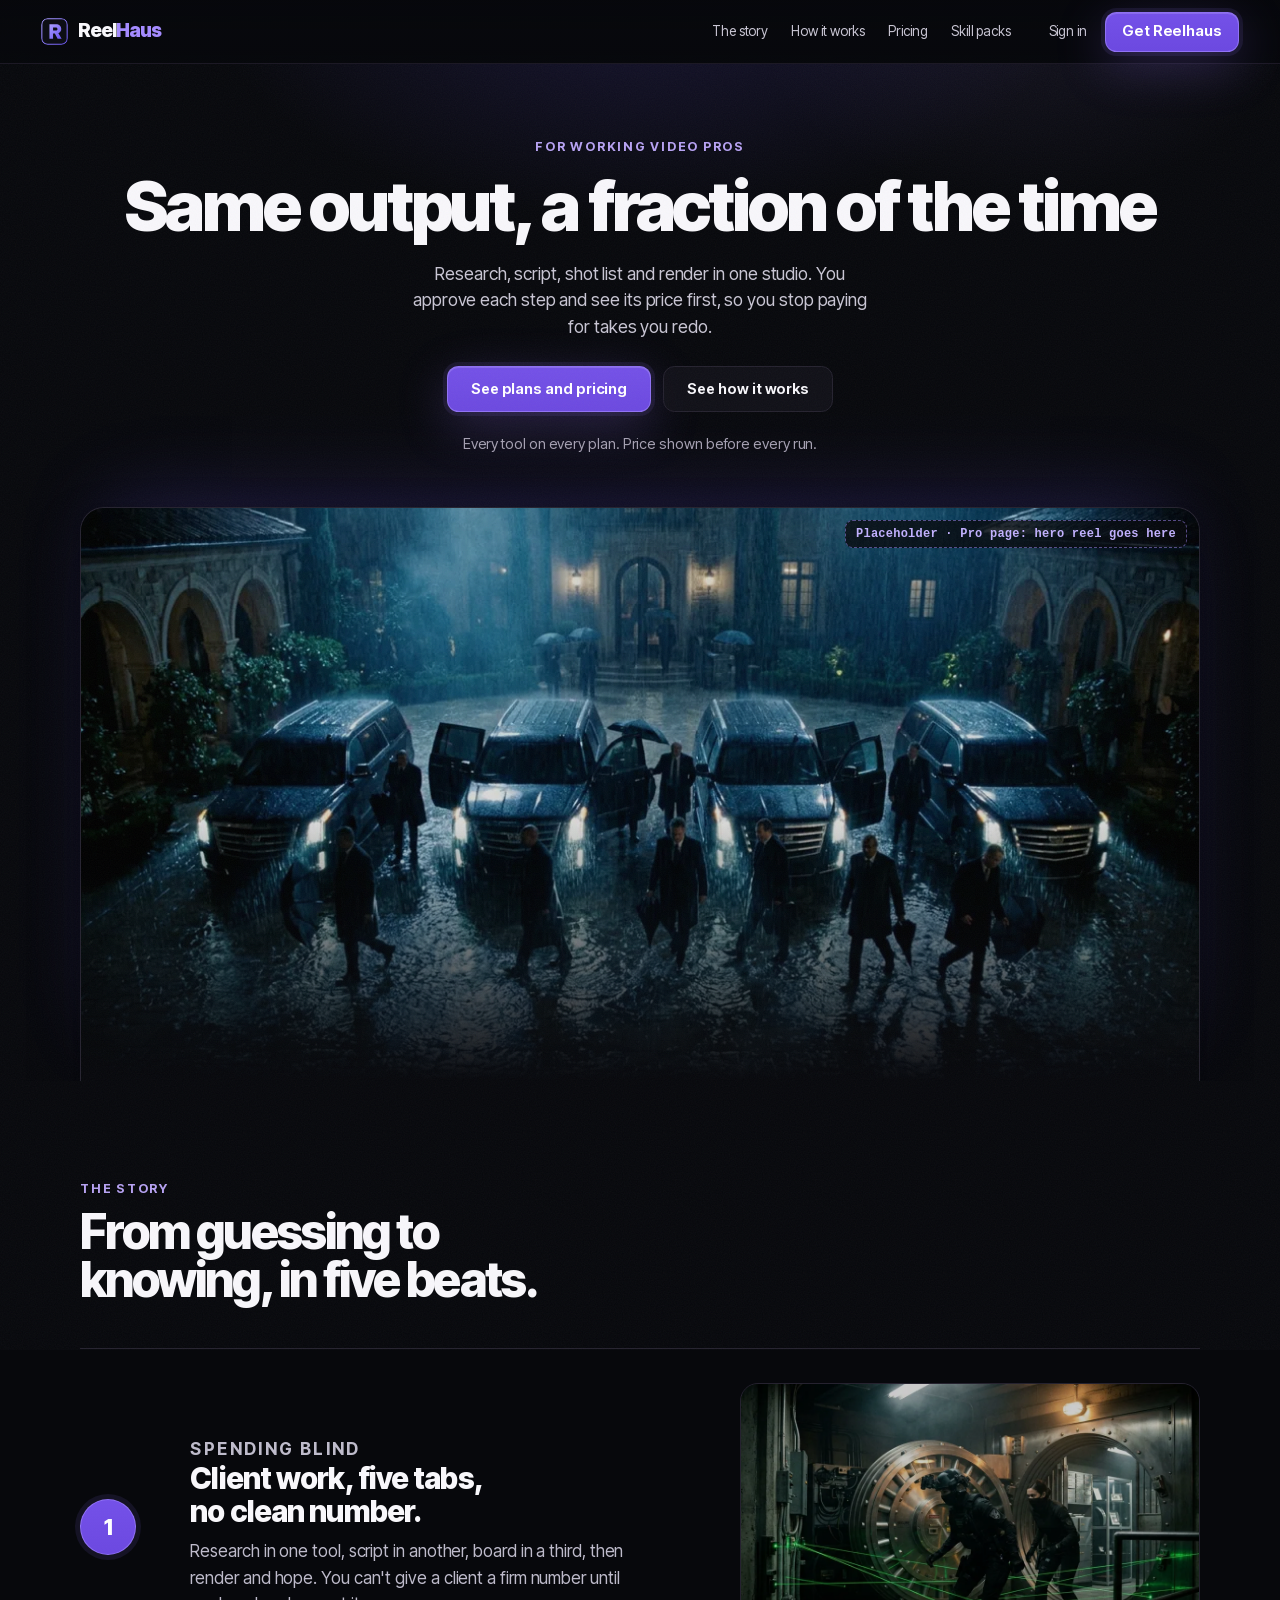
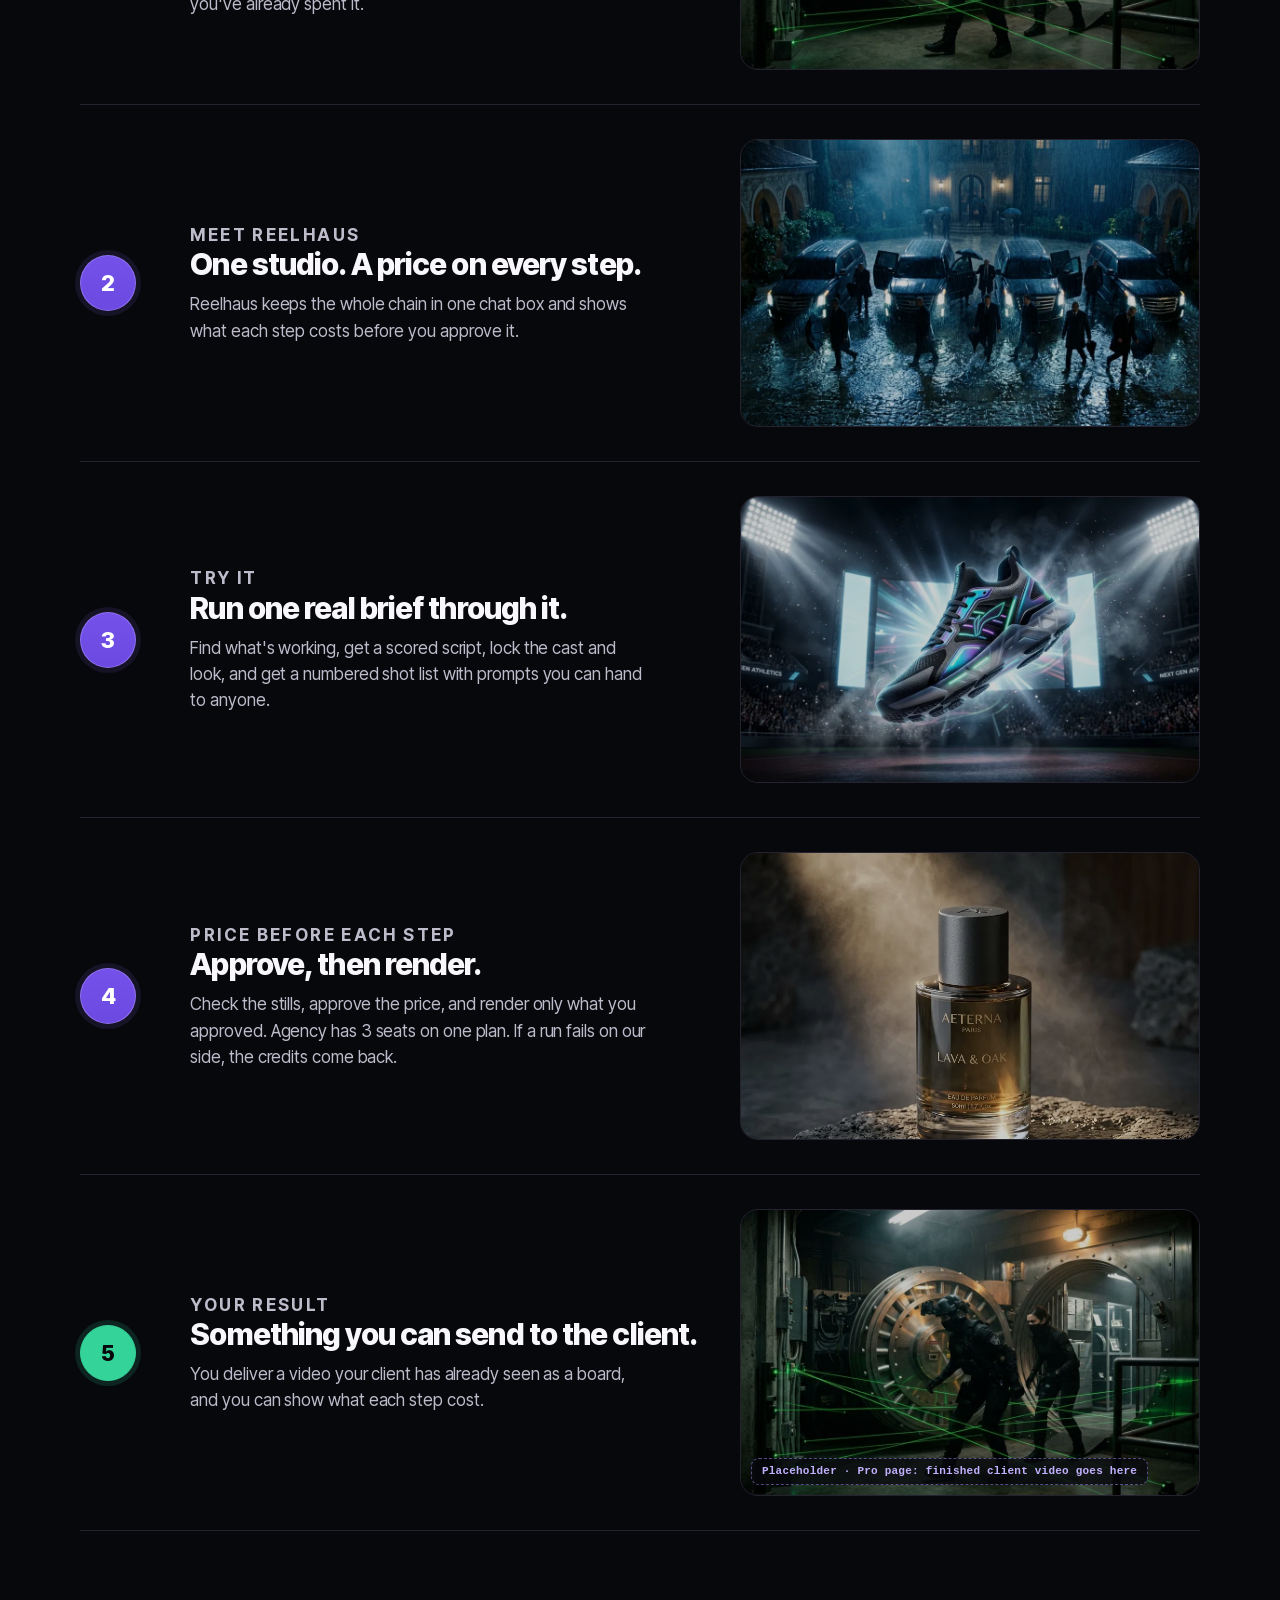
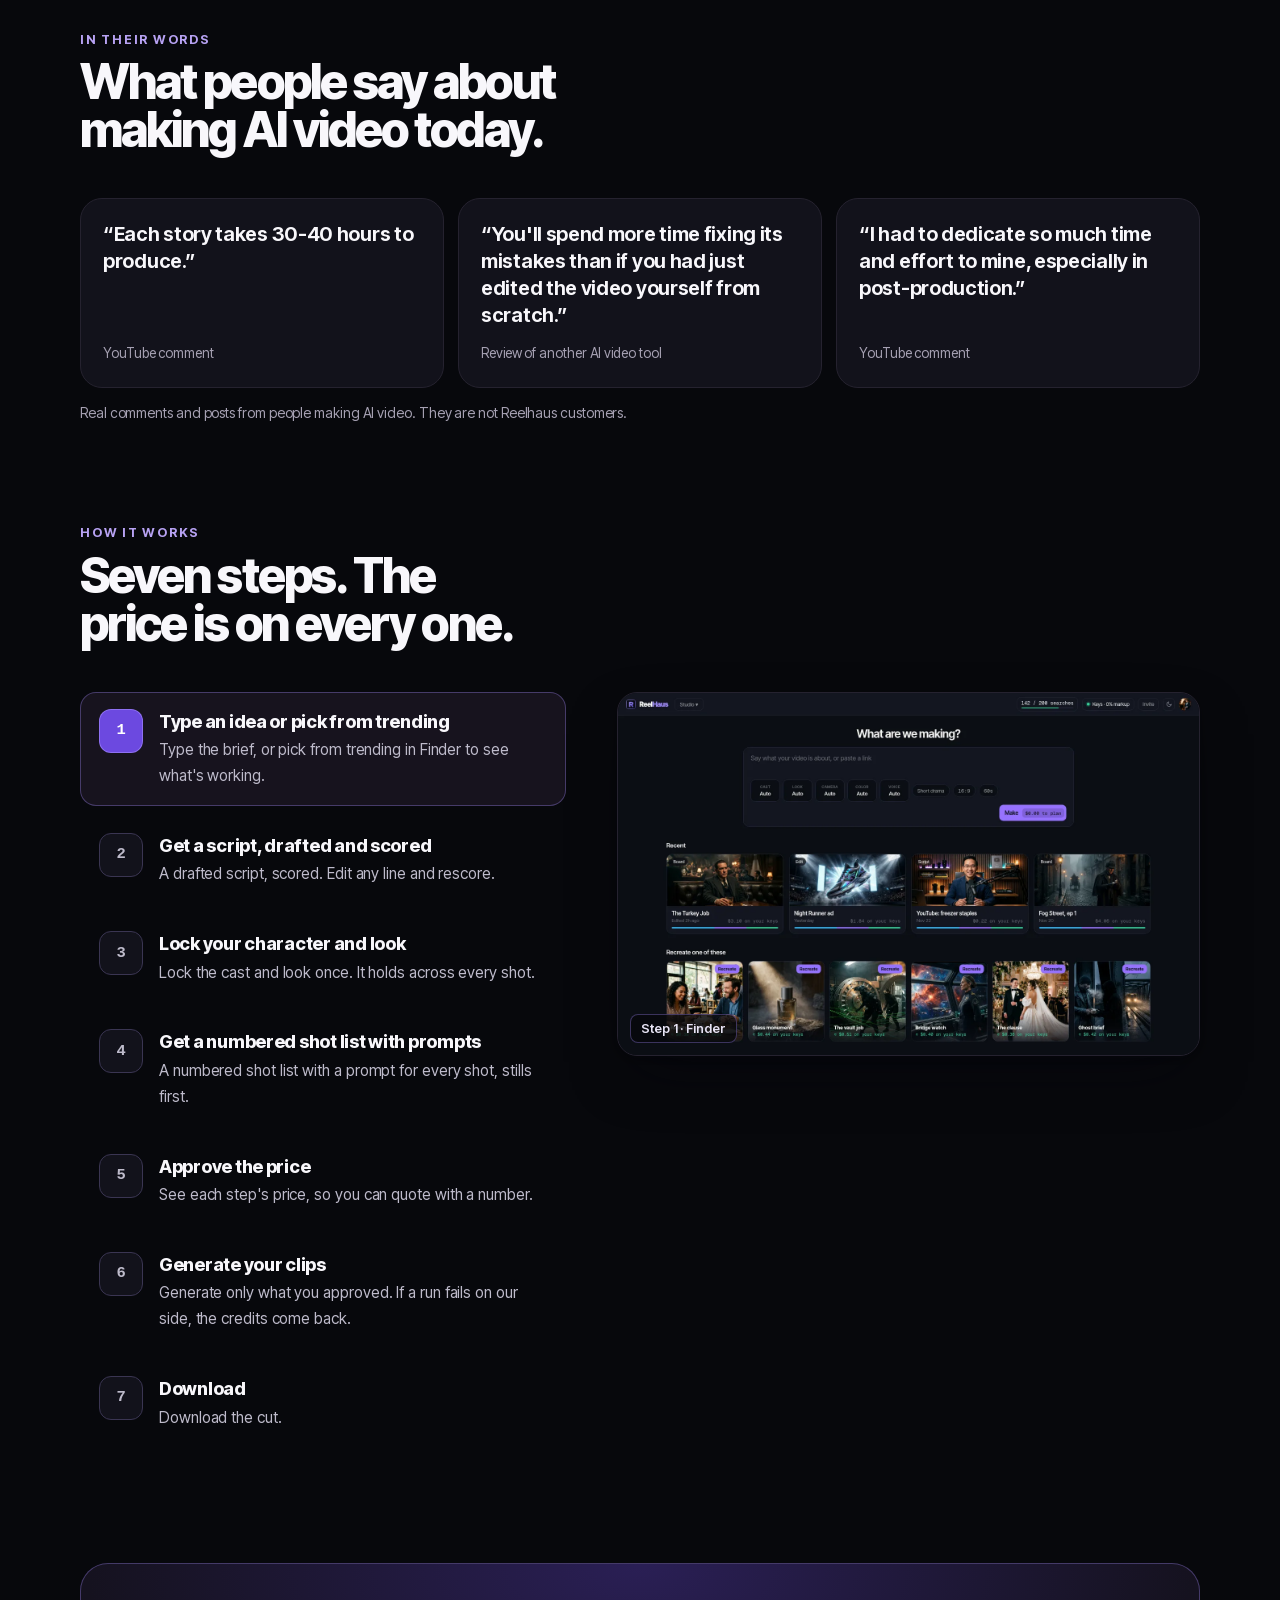
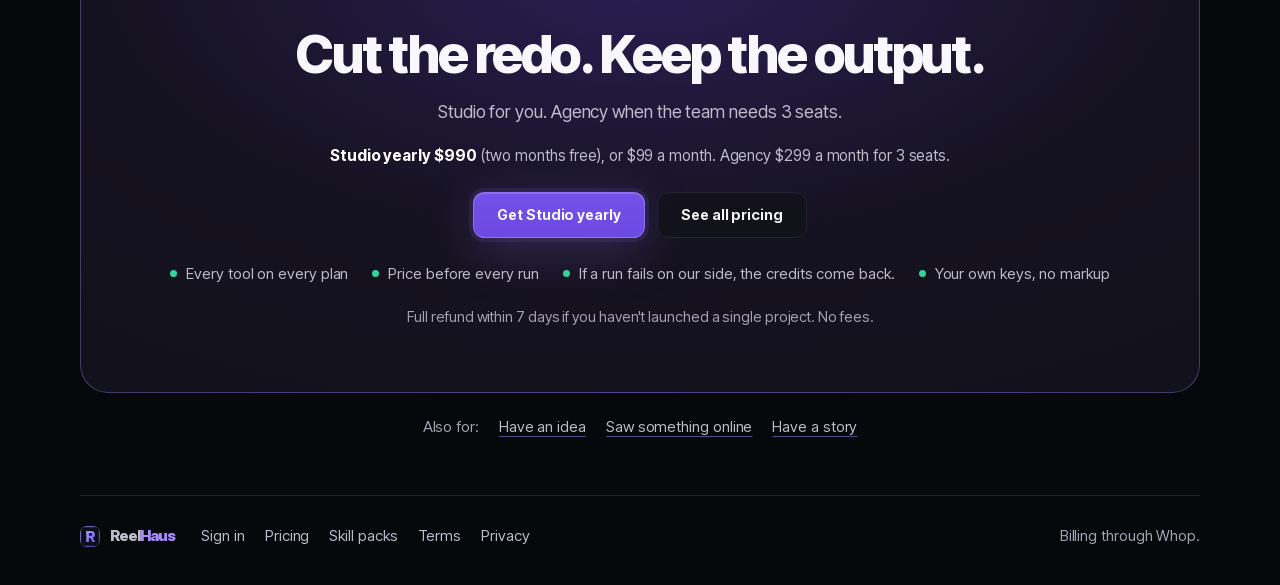
<file: for-pros/index.html>
<!doctype html>
<html lang="en">
<head>
<meta charset="utf-8">
<meta name="viewport" content="width=device-width, initial-scale=1, viewport-fit=cover">
<title>Same output, a fraction of the time · Reelhaus</title>
<meta name="description" content="Research, script, shot list and render in one studio. You approve each step and see its price first, so you stop paying for takes you redo.">
<meta name="robots" content="noindex">
<link rel="icon" href="../shared/rmark.svg" type="image/svg+xml">
<link rel="preload" href="../site-v1/fonts/InterTight-var.woff2" as="font" type="font/woff2" crossorigin>
<link rel="stylesheet" href="../site-v1/scrollcraft.css">
<link rel="stylesheet" href="../site.css">
<link rel="stylesheet" href="../shared/launch.css">
<link rel="stylesheet" href="../shared/audience.css">
</head>
<body data-bf>
<a class="skip" href="#main">Skip to content</a>
<div class="sc-grain" aria-hidden="true"></div>

<header class="bar">
  <a class="logo" href="../" aria-label="ReelHaus home"><img class="rmark" src="../shared/rmark.svg" alt=""><span class="wordmark">Reel<b>Haus</b></span></a>
  <nav class="bar__links" aria-label="Site">
    <a href="#story">The story</a>
    <a href="#flow">How it works</a>
    <a href="../pricing/index.html">Pricing</a>
    <a href="https://reelhaus.ai/front/skills/store">Skill packs</a>
  </nav>
  <div class="bar__right">
    <a class="bar__signin" href="../signin/index.html">Sign in</a>
    <a class="btn btn--primary" href="../pricing/index.html#plans">Get Reelhaus</a>
  </div>
</header>

<main id="main" class="lp-main">

  <section class="au-hero" aria-labelledby="au-h">
    <div class="lp-glow" aria-hidden="true"></div>
    <div class="lp-wrap">
      <p class="lp-eyebrow">For working video pros</p>
      <h1 id="au-h" class="lp-h1">Same output, a fraction of the time</h1>
      <p class="lead">Research, script, shot list and render in one studio. You approve each step and see its price first, so you stop paying for takes you redo.</p>
      <div class="au-hero__ctas">
        <a class="btn btn--primary btn--lg" href="../pricing/index.html#plans">See plans and pricing</a>
        <a class="btn btn--ghost btn--lg" href="#flow">See how it works</a>
      </div>
      <p class="au-fine">Every tool on every plan. Price shown before every run.</p>
    </div>
    <figure class="au-hero__media" data-media="aud_pro_hero" aria-hidden="true"></figure>
  </section>

  <section id="story" class="au-sec" aria-labelledby="story-h">
    <div class="lp-wrap">
      <div class="au-head"><p class="lp-eyebrow">The story</p><h2 id="story-h" class="h2">From guessing to knowing, in five beats.</h2></div>
      <ol class="au-beats">
      <li class="au-beat"><span class="au-beat__n" aria-hidden="true">1</span>
        <div><p class="au-beat__tag">Spending blind</p><h3>Client work, five tabs, no clean number.</h3><p>Research in one tool, script in another, board in a third, then render and hope. You can&#x27;t give a client a firm number until you&#x27;ve already spent it.</p></div><figure class="au-beat__vis"><img src="../site-v1/images/still-heist.webp"></figure></li>
      <li class="au-beat"><span class="au-beat__n" aria-hidden="true">2</span>
        <div><p class="au-beat__tag">Meet Reelhaus</p><h3>One studio. A price on every step.</h3><p>Reelhaus keeps the whole chain in one chat box and shows what each step costs before you approve it.</p></div><figure class="au-beat__vis"><img src="../site-v1/images/still-motorcade.webp"></figure></li>
      <li class="au-beat"><span class="au-beat__n" aria-hidden="true">3</span>
        <div><p class="au-beat__tag">Try it</p><h3>Run one real brief through it.</h3><p>Find what&#x27;s working, get a scored script, lock the cast and look, and get a numbered shot list with prompts you can hand to anyone.</p></div><figure class="au-beat__vis"><img src="../site-v1/images/still-sneaker.webp"></figure></li>
      <li class="au-beat"><span class="au-beat__n" aria-hidden="true">4</span>
        <div><p class="au-beat__tag">Price before each step</p><h3>Approve, then render.</h3><p>Check the stills, approve the price, and render only what you approved. Agency has 3 seats on one plan. If a run fails on our side, the credits come back.</p></div><figure class="au-beat__vis"><img src="../site-v1/images/still-perfume.webp"></figure></li>
      <li class="au-beat au-beat--last"><span class="au-beat__n" aria-hidden="true">5</span>
        <div><p class="au-beat__tag">Your result</p><h3>Something you can send to the client.</h3><p>You deliver a video your client has already seen as a board, and you can show what each step cost.</p></div><figure class="au-beat__vis" data-media="aud_pro_done"></figure></li>
      </ol>
    </div>
  </section>

  <section class="au-sec" aria-labelledby="voc-h">
    <div class="lp-wrap">
      <div class="au-head"><p class="lp-eyebrow">In their words</p><h2 id="voc-h" class="h2">What people say about making AI video today.</h2></div>
      <ul class="au-voc"><li><blockquote>“Each story takes 30-40 hours to produce.”</blockquote><cite>YouTube comment</cite></li><li><blockquote>“You'll spend more time fixing its mistakes than if you had just edited the video yourself from scratch.”</blockquote><cite>Review of another AI video tool</cite></li><li><blockquote>“I had to dedicate so much time and effort to mine, especially in post-production.”</blockquote><cite>YouTube comment</cite></li></ul>
      <p class="au-voc__note">Real comments and posts from people making AI video. They are not Reelhaus customers.</p>
    </div>
  </section>

  <section id="flow" class="au-sec" aria-labelledby="flow-h">
    <div class="lp-wrap">
      <div class="au-head"><p class="lp-eyebrow">How it works</p><h2 id="flow-h" class="h2">Seven steps. The price is on every one.</h2></div>
      <div class="au-flow">
        <ol class="au-steps">
        <li class="au-step" data-n="1" data-img="../screens/screen-find.webp" data-cap="Finder"><span class="au-step__n">1</span><div><b>Type an idea or pick from trending</b><span>Type the brief, or pick from trending in Finder to see what&#x27;s working.</span></div></li>
        <li class="au-step" data-n="2" data-img="../screens/screen-beats.webp" data-cap="Script and score"><span class="au-step__n">2</span><div><b>Get a script, drafted and scored</b><span>A drafted script, scored. Edit any line and rescore.</span></div></li>
        <li class="au-step" data-n="3" data-img="../screens/screen-cast.webp" data-cap="Cast and look"><span class="au-step__n">3</span><div><b>Lock your character and look</b><span>Lock the cast and look once. It holds across every shot.</span></div></li>
        <li class="au-step" data-n="4" data-img="../screens/screen-shots.webp" data-cap="Shot list"><span class="au-step__n">4</span><div><b>Get a numbered shot list with prompts</b><span>A numbered shot list with a prompt for every shot, stills first.</span></div></li>
        <li class="au-step" data-n="5" data-img="../screens/screen-spine.webp" data-cap="Approve the price"><span class="au-step__n">5</span><div><b>Approve the price</b><span>See each step&#x27;s price, so you can quote with a number.</span></div></li>
        <li class="au-step" data-n="6" data-img="../screens/screen-remake.webp" data-cap="Generate clips"><span class="au-step__n">6</span><div><b>Generate your clips</b><span>Generate only what you approved. If a run fails on our side, the credits come back.</span></div></li>
        <li class="au-step" data-n="7" data-img="../screens/screen-edit.webp" data-cap="Download"><span class="au-step__n">7</span><div><b>Download</b><span>Download the cut.</span></div></li>
        </ol>
        <div class="au-flow__vis" aria-hidden="true"><img src="../screens/screen-find.webp" alt="" width="1440" height="900"><span class="au-flow__cap"></span></div>
      </div>
    </div>
  </section>

  <section class="lp-wrap" aria-labelledby="close-h">
    <div class="au-close">
      <h2 id="close-h" class="h2">Cut the redo. Keep the output.</h2>
      <p class="lead">Studio for you. Agency when the team needs 3 seats.</p>
      <p class="au-close__price"><b>Studio yearly $990</b> (two months free), or $99 a month. Agency $299 a month for 3 seats.</p>
      <div class="au-hero__ctas">
        <a class="btn btn--primary btn--lg" data-checkout="studio_year" href="#">Get Studio yearly</a>
        <a class="btn btn--ghost btn--lg" href="../pricing/index.html#plans">See all pricing</a>
        
      </div>
      
      <ul class="au-close__rules"><li>Every tool on every plan</li><li>Price before every run</li><li>If a run fails on our side, the credits come back.</li><li>Your own keys, no markup</li></ul>
      <p class="au-fine">Full refund within 7 days if you haven&#x27;t launched a single project. No fees.</p>
    </div>
    <p class="au-others">Also for: <a href="../for-ideas/index.html">Have an idea</a> <a href="../for-recreate/index.html">Saw something online</a> <a href="../for-stories/index.html">Have a story</a></p>
    <footer class="lp-foot">
      <a class="logo logo--sm" href="../" aria-label="ReelHaus home"><img class="rmark" src="../shared/rmark.svg" alt=""><span class="wordmark">Reel<b>Haus</b></span></a>
      <nav aria-label="Footer"><a href="../signin/index.html">Sign in</a><a href="../pricing/index.html">Pricing</a><a href="https://reelhaus.ai/front/skills/store">Skill packs</a><a href="https://reelhaus.ai/legal/terms.html">Terms</a><a href="https://reelhaus.ai/legal/privacy.html">Privacy</a></nav>
      <p>Billing through Whop.</p>
    </footer>
  </section>
</main>

<script src="../shared/config.js"></script>
<script src="../shared/launch.js"></script>
<script src="../shared/audience.js"></script>
</body>
</html>
</file>
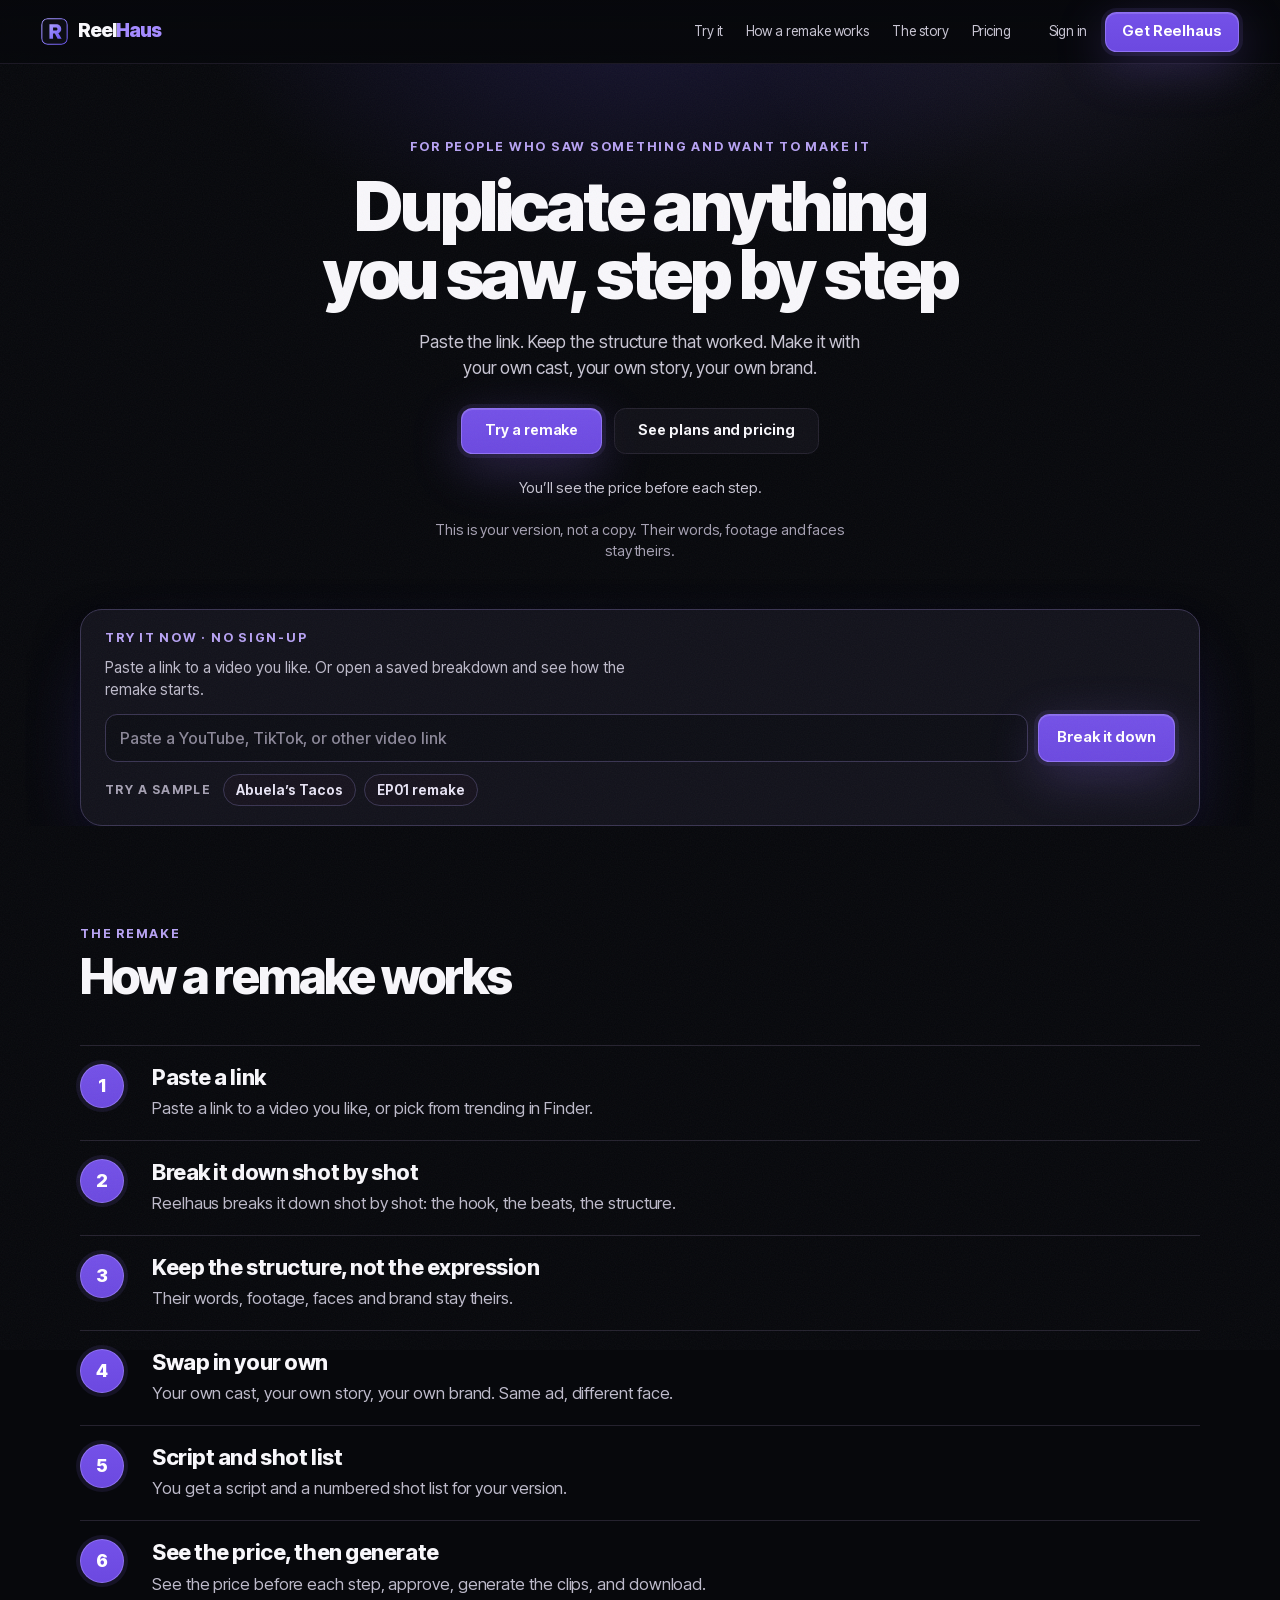
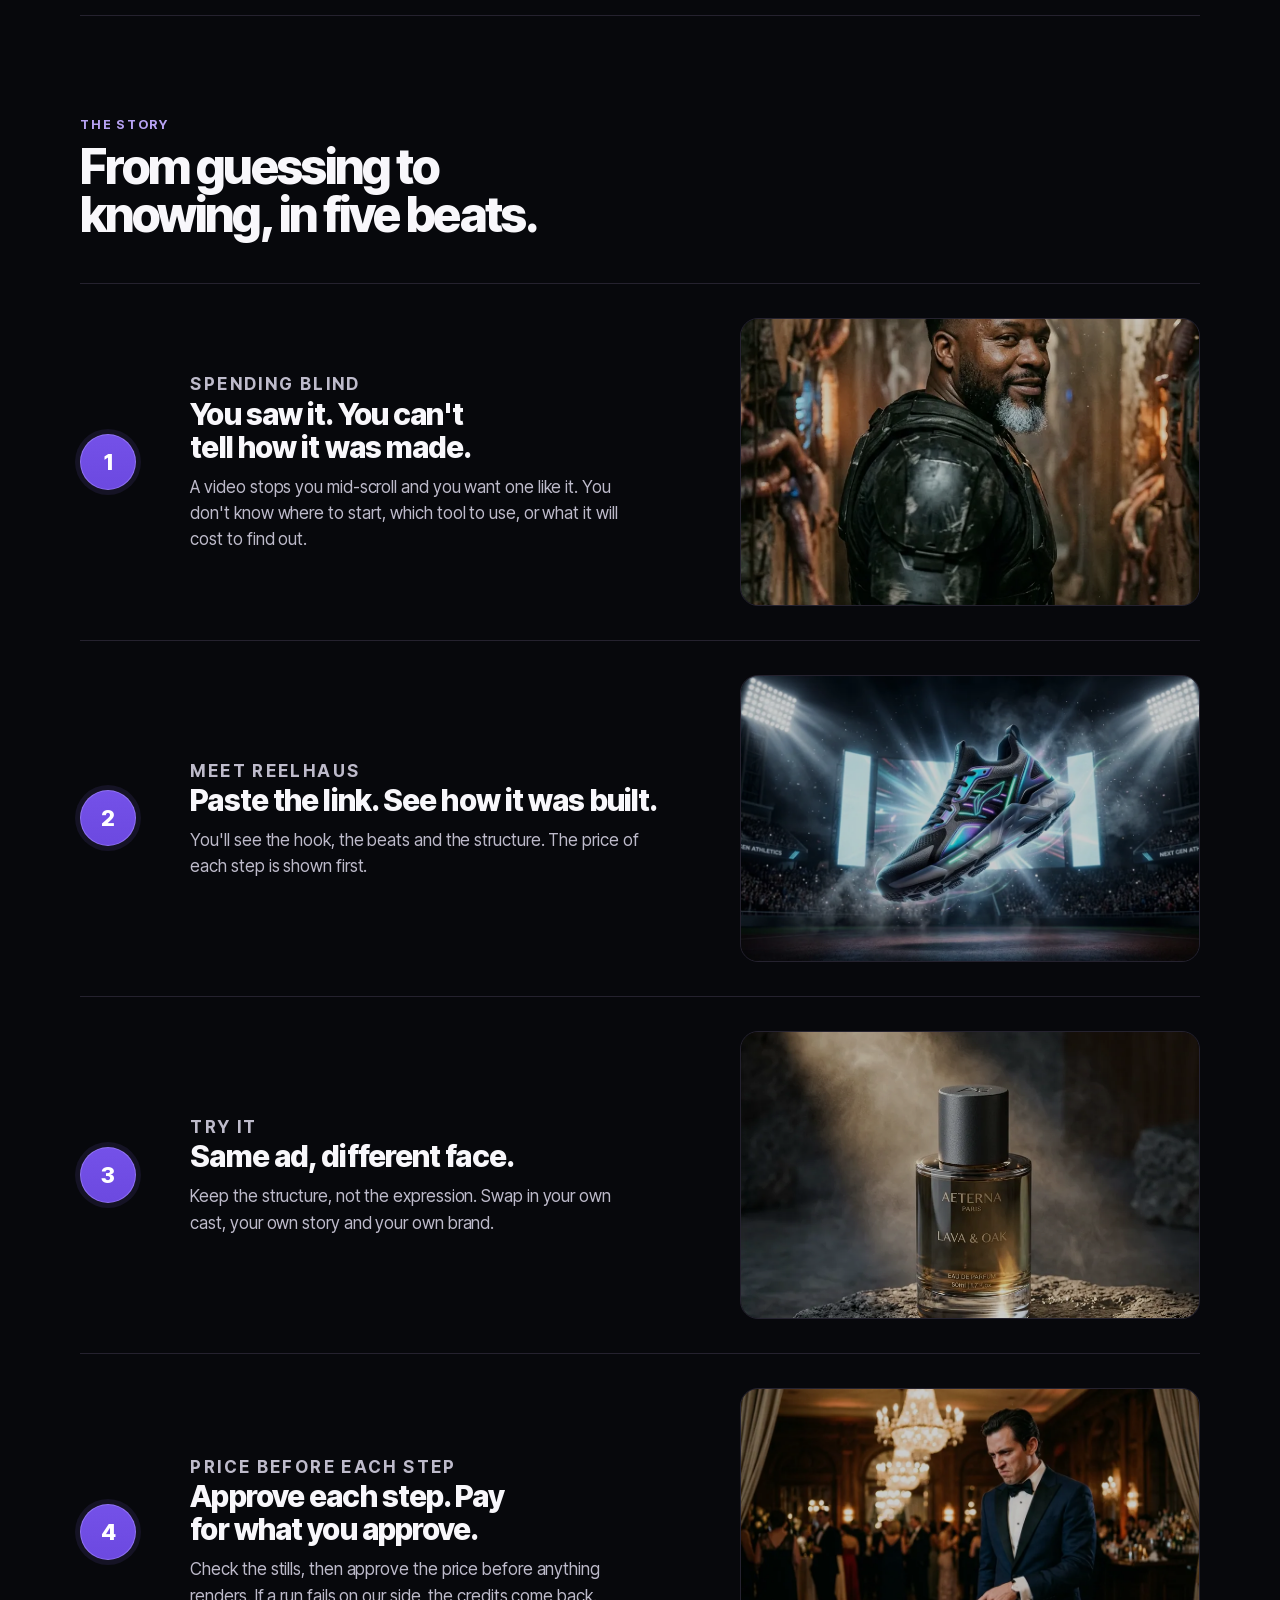
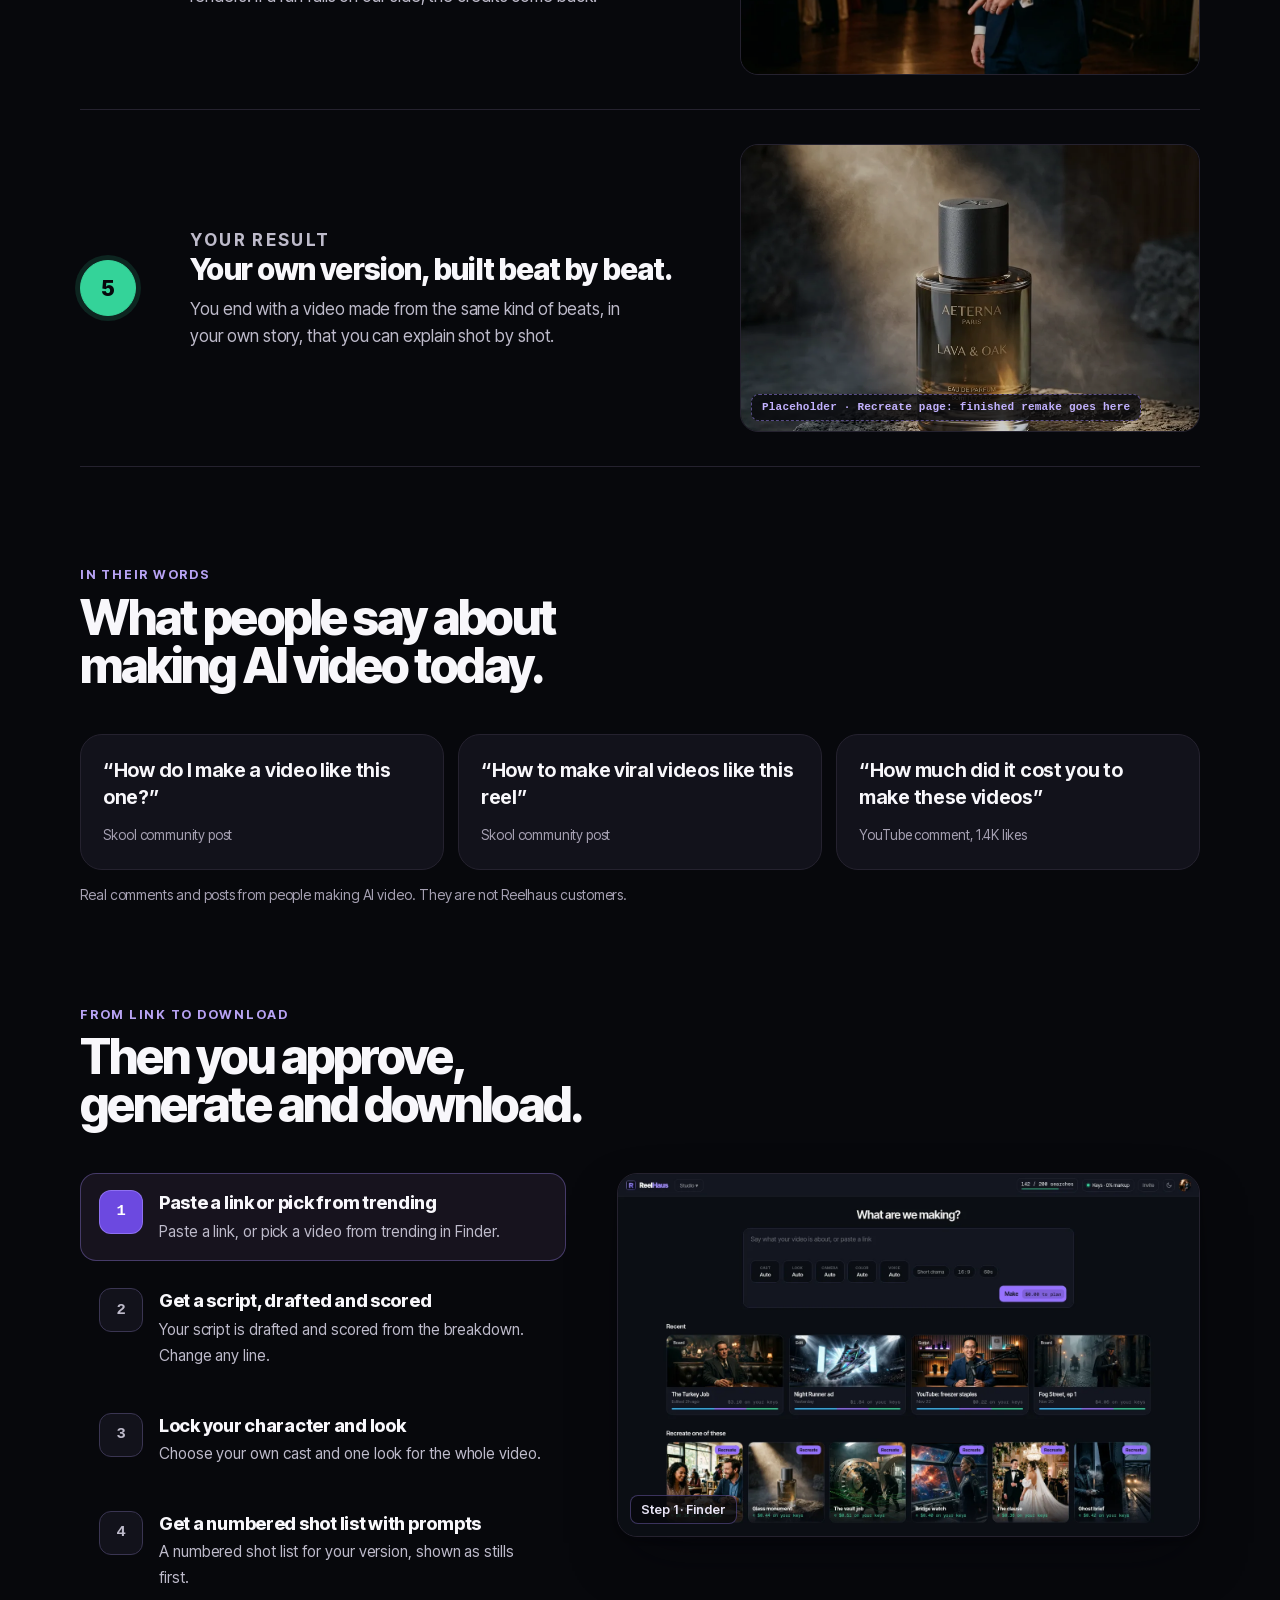
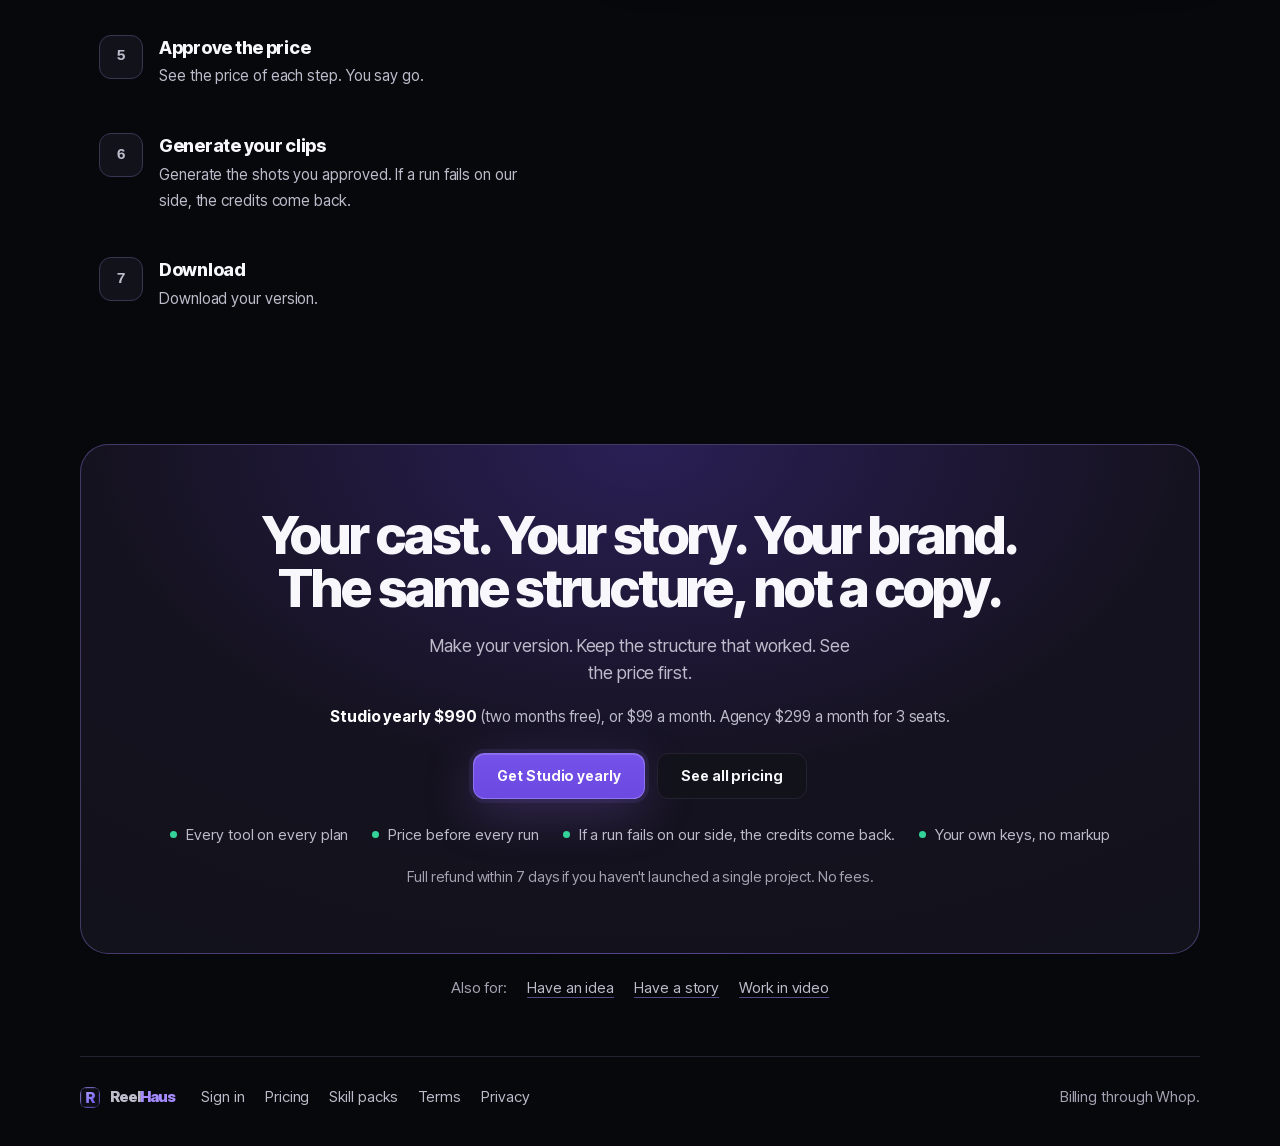
<file: for-recreate/index.html>
<!doctype html>
<html lang="en">
<head>
<meta charset="utf-8">
<meta name="viewport" content="width=device-width, initial-scale=1, viewport-fit=cover">
<title>Duplicate anything you saw, step by step · Reelhaus</title>
<meta name="description" content="Paste the link. Keep the structure that worked. Make it with your own cast, your own story, your own brand.">
<meta name="robots" content="noindex">
<link rel="icon" href="../shared/rmark.svg" type="image/svg+xml">
<link rel="preload" href="../site-v1/fonts/InterTight-var.woff2" as="font" type="font/woff2" crossorigin>
<link rel="stylesheet" href="../site-v1/scrollcraft.css">
<link rel="stylesheet" href="../site.css">
<link rel="stylesheet" href="../shared/launch.css">
<link rel="stylesheet" href="../shared/audience.css">
</head>
<body data-bf>
<a class="skip" href="#main">Skip to content</a>
<div class="sc-grain" aria-hidden="true"></div>

<header class="bar">
  <a class="logo" href="../" aria-label="ReelHaus home"><img class="rmark" src="../shared/rmark.svg" alt=""><span class="wordmark">Reel<b>Haus</b></span></a>
  <nav class="bar__links" aria-label="Site">
    <a href="#try">Try it</a>
    <a href="#remake">How a remake works</a>
    <a href="#story">The story</a>
    <a href="../pricing/index.html">Pricing</a>
  </nav>
  <div class="bar__right">
    <a class="bar__signin" href="../signin/index.html">Sign in</a>
    <a class="btn btn--primary" href="../pricing/index.html#plans">Get Reelhaus</a>
  </div>
</header>

<main id="main" class="lp-main">

  <section class="au-hero au-hero--try" aria-labelledby="au-h">
    <div class="lp-glow" aria-hidden="true"></div>
    <div class="lp-wrap">
      <p class="lp-eyebrow">For people who saw something and want to make it</p>
      <h1 id="au-h" class="lp-h1">Duplicate anything you saw, step by step</h1>
      <p class="lead">Paste the link. Keep the structure that worked. Make it with your own cast, your own story, your own brand.</p>
      <div class="au-hero__ctas">
        <a class="btn btn--primary btn--lg" href="#try">Try a remake</a>
        <a class="btn btn--ghost btn--lg" href="../pricing/index.html#plans">See plans and pricing</a>
      </div>
      <p class="au-fine au-hero__price">You&#8217;ll see the price before each step.</p>
      <p class="au-hero__aside">This is your version, not a copy. Their words, footage and faces stay theirs.</p>
    </div>
    <section id="try" class="try" aria-labelledby="try-h">
      <div class="try__bar">
        <p class="lp-eyebrow" id="try-h">Try it now · no sign-up</p>
        <p class="try__lead">Paste a link to a video you like. Or open a saved breakdown and see how the remake starts.</p>
        <form class="try__form" id="try-form" novalidate>
          <label class="try-visually-hidden" for="try-url">Video link</label>
          <input id="try-url" name="url" type="url" inputmode="url" autocomplete="off" placeholder="Paste a YouTube, TikTok, or other video link">
          <button type="submit" class="btn btn--primary">Break it down</button>
        </form>
        <p class="try__err" id="try-err" hidden></p>
        <div class="try__samples">
          <span class="try__samples-label">Try a sample</span>
          <button type="button" class="try__chip" data-sample="tacos">Abuela&#8217;s Tacos</button>
          <button type="button" class="try__chip" data-sample="ep01">EP01 remake</button>
        </div>
      </div>
      <div class="try__body" id="try-body" hidden></div>
    </section>
  </section>

  <section id="remake" class="au-sec" aria-labelledby="remake-h">
    <div class="lp-wrap">
      <div class="au-head"><p class="lp-eyebrow">The remake</p><h2 id="remake-h" class="h2">How a remake works</h2></div>
      <ol class="au-stages">
        <li><div><b>Paste a link</b><span>Paste a link to a video you like, or pick from trending in Finder.</span></div></li>
        <li><div><b>Break it down shot by shot</b><span>Reelhaus breaks it down shot by shot: the hook, the beats, the structure.</span></div></li>
        <li><div><b>Keep the structure, not the expression</b><span>Their words, footage, faces and brand stay theirs.</span></div></li>
        <li><div><b>Swap in your own</b><span>Your own cast, your own story, your own brand. Same ad, different face.</span></div></li>
        <li><div><b>Script and shot list</b><span>You get a script and a numbered shot list for your version.</span></div></li>
        <li><div><b>See the price, then generate</b><span>See the price before each step, approve, generate the clips, and download.</span></div></li>
      </ol>
    </div>
  </section>


  <section id="story" class="au-sec" aria-labelledby="story-h">
    <div class="lp-wrap">
      <div class="au-head"><p class="lp-eyebrow">The story</p><h2 id="story-h" class="h2">From guessing to knowing, in five beats.</h2></div>
      <ol class="au-beats">
      <li class="au-beat"><span class="au-beat__n" aria-hidden="true">1</span>
        <div><p class="au-beat__tag">Spending blind</p><h3>You saw it. You can&#x27;t tell how it was made.</h3><p>A video stops you mid-scroll and you want one like it. You don&#x27;t know where to start, which tool to use, or what it will cost to find out.</p></div><figure class="au-beat__vis"><img src="../site-v1/images/still-reaper.webp"></figure></li>
      <li class="au-beat"><span class="au-beat__n" aria-hidden="true">2</span>
        <div><p class="au-beat__tag">Meet Reelhaus</p><h3>Paste the link. See how it was built.</h3><p>You&#x27;ll see the hook, the beats and the structure. The price of each step is shown first.</p></div><figure class="au-beat__vis"><img src="../site-v1/images/still-sneaker.webp"></figure></li>
      <li class="au-beat"><span class="au-beat__n" aria-hidden="true">3</span>
        <div><p class="au-beat__tag">Try it</p><h3>Same ad, different face.</h3><p>Keep the structure, not the expression. Swap in your own cast, your own story and your own brand.</p></div><figure class="au-beat__vis"><img src="../site-v1/images/still-perfume.webp"></figure></li>
      <li class="au-beat"><span class="au-beat__n" aria-hidden="true">4</span>
        <div><p class="au-beat__tag">Price before each step</p><h3>Approve each step. Pay for what you approve.</h3><p>Check the stills, then approve the price before anything renders. If a run fails on our side, the credits come back.</p></div><figure class="au-beat__vis"><img src="../site-v1/images/still-julian.webp"></figure></li>
      <li class="au-beat au-beat--last"><span class="au-beat__n" aria-hidden="true">5</span>
        <div><p class="au-beat__tag">Your result</p><h3>Your own version, built beat by beat.</h3><p>You end with a video made from the same kind of beats, in your own story, that you can explain shot by shot.</p></div><figure class="au-beat__vis" data-media="aud_recreate_done"></figure></li>
      </ol>
    </div>
  </section>

  <section class="au-sec" aria-labelledby="voc-h">
    <div class="lp-wrap">
      <div class="au-head"><p class="lp-eyebrow">In their words</p><h2 id="voc-h" class="h2">What people say about making AI video today.</h2></div>
      <ul class="au-voc"><li><blockquote>“How do I make a video like this one?”</blockquote><cite>Skool community post</cite></li><li><blockquote>“How to make viral videos like this reel”</blockquote><cite>Skool community post</cite></li><li><blockquote>“How much did it cost you to make these videos”</blockquote><cite>YouTube comment, 1.4K likes</cite></li></ul>
      <p class="au-voc__note">Real comments and posts from people making AI video. They are not Reelhaus customers.</p>
    </div>
  </section>

  <section id="flow" class="au-sec" aria-labelledby="flow-h">
    <div class="lp-wrap">
      <div class="au-head"><p class="lp-eyebrow">From link to download</p><h2 id="flow-h" class="h2">Then you approve, generate and download.</h2></div>
      <div class="au-flow">
        <ol class="au-steps">
        <li class="au-step" data-n="1" data-img="../screens/screen-find.webp" data-cap="Finder"><span class="au-step__n">1</span><div><b>Paste a link or pick from trending</b><span>Paste a link, or pick a video from trending in Finder.</span></div></li>
        <li class="au-step" data-n="2" data-img="../screens/screen-beats.webp" data-cap="Script and score"><span class="au-step__n">2</span><div><b>Get a script, drafted and scored</b><span>Your script is drafted and scored from the breakdown. Change any line.</span></div></li>
        <li class="au-step" data-n="3" data-img="../screens/screen-cast.webp" data-cap="Cast and look"><span class="au-step__n">3</span><div><b>Lock your character and look</b><span>Choose your own cast and one look for the whole video.</span></div></li>
        <li class="au-step" data-n="4" data-img="../screens/screen-shots.webp" data-cap="Shot list"><span class="au-step__n">4</span><div><b>Get a numbered shot list with prompts</b><span>A numbered shot list for your version, shown as stills first.</span></div></li>
        <li class="au-step" data-n="5" data-img="../screens/screen-spine.webp" data-cap="Approve the price"><span class="au-step__n">5</span><div><b>Approve the price</b><span>See the price of each step. You say go.</span></div></li>
        <li class="au-step" data-n="6" data-img="../screens/screen-remake.webp" data-cap="Generate clips"><span class="au-step__n">6</span><div><b>Generate your clips</b><span>Generate the shots you approved. If a run fails on our side, the credits come back.</span></div></li>
        <li class="au-step" data-n="7" data-img="../screens/screen-edit.webp" data-cap="Download"><span class="au-step__n">7</span><div><b>Download</b><span>Download your version.</span></div></li>
        </ol>
        <div class="au-flow__vis" aria-hidden="true"><img src="../screens/screen-find.webp" alt="" width="1440" height="900"><span class="au-flow__cap"></span></div>
      </div>
    </div>
  </section>

  <section class="lp-wrap" aria-labelledby="close-h">
    <div class="au-close">
      <h2 id="close-h" class="h2">Your cast. Your story. Your brand. The same structure, not a copy.</h2>
      <p class="lead">Make your version. Keep the structure that worked. See the price first.</p>
      <p class="au-close__price"><b>Studio yearly $990</b> (two months free), or $99 a month. Agency $299 a month for 3 seats.</p>
      <div class="au-hero__ctas">
        <a class="btn btn--primary btn--lg" data-checkout="studio_year" href="#">Get Studio yearly</a>
        <a class="btn btn--ghost btn--lg" href="../pricing/index.html#plans">See all pricing</a>
        
      </div>
      
      <ul class="au-close__rules"><li>Every tool on every plan</li><li>Price before every run</li><li>If a run fails on our side, the credits come back.</li><li>Your own keys, no markup</li></ul>
      <p class="au-fine">Full refund within 7 days if you haven&#x27;t launched a single project. No fees.</p>
    </div>
    <p class="au-others">Also for: <a href="../for-ideas/index.html">Have an idea</a> <a href="../for-stories/index.html">Have a story</a> <a href="../for-pros/index.html">Work in video</a></p>
    <footer class="lp-foot">
      <a class="logo logo--sm" href="../" aria-label="ReelHaus home"><img class="rmark" src="../shared/rmark.svg" alt=""><span class="wordmark">Reel<b>Haus</b></span></a>
      <nav aria-label="Footer"><a href="../signin/index.html">Sign in</a><a href="../pricing/index.html">Pricing</a><a href="https://reelhaus.ai/front/skills/store">Skill packs</a><a href="https://reelhaus.ai/legal/terms.html">Terms</a><a href="https://reelhaus.ai/legal/privacy.html">Privacy</a></nav>
      <p>Billing through Whop.</p>
    </footer>
  </section>
</main>

<script src="../shared/config.js"></script>
<script src="../shared/launch.js"></script>
<script src="../shared/audience.js"></script>
<script src="../shared/recreate-try.js"></script>
</body>
</html>
</file>
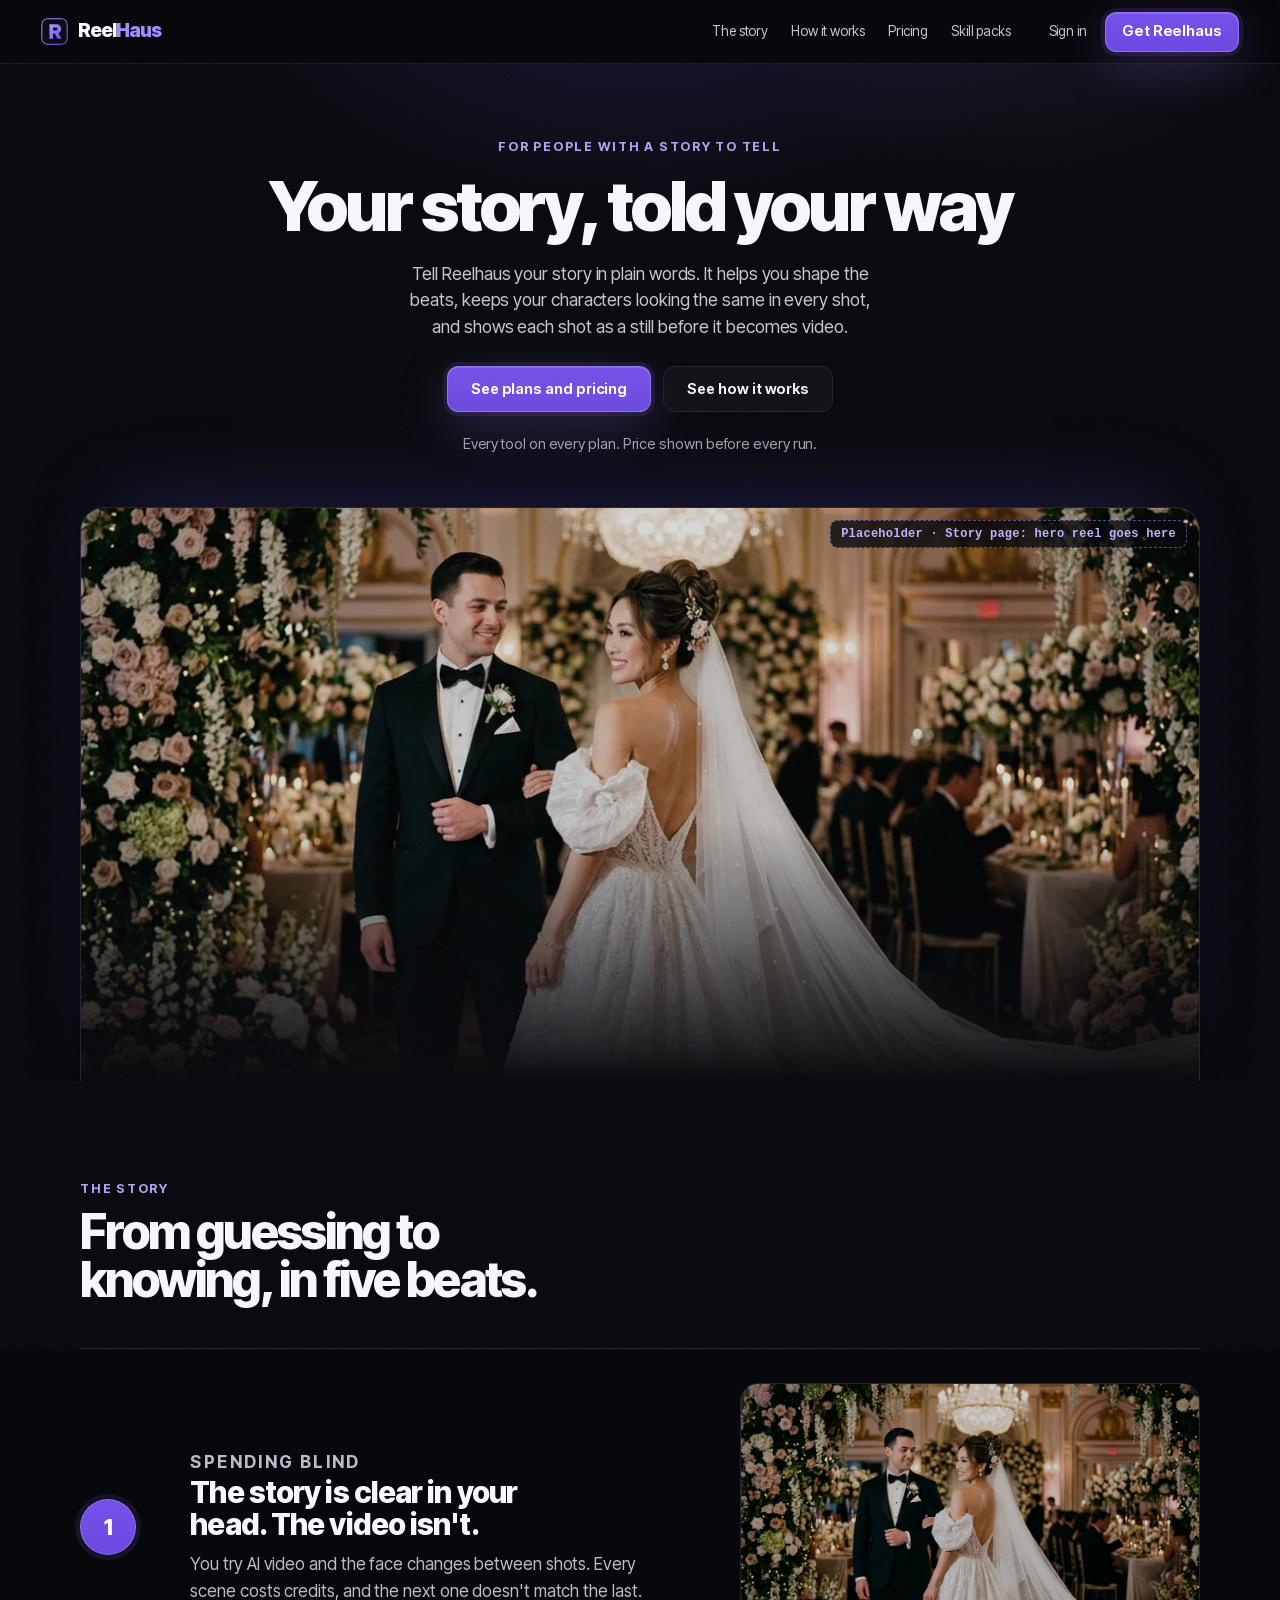
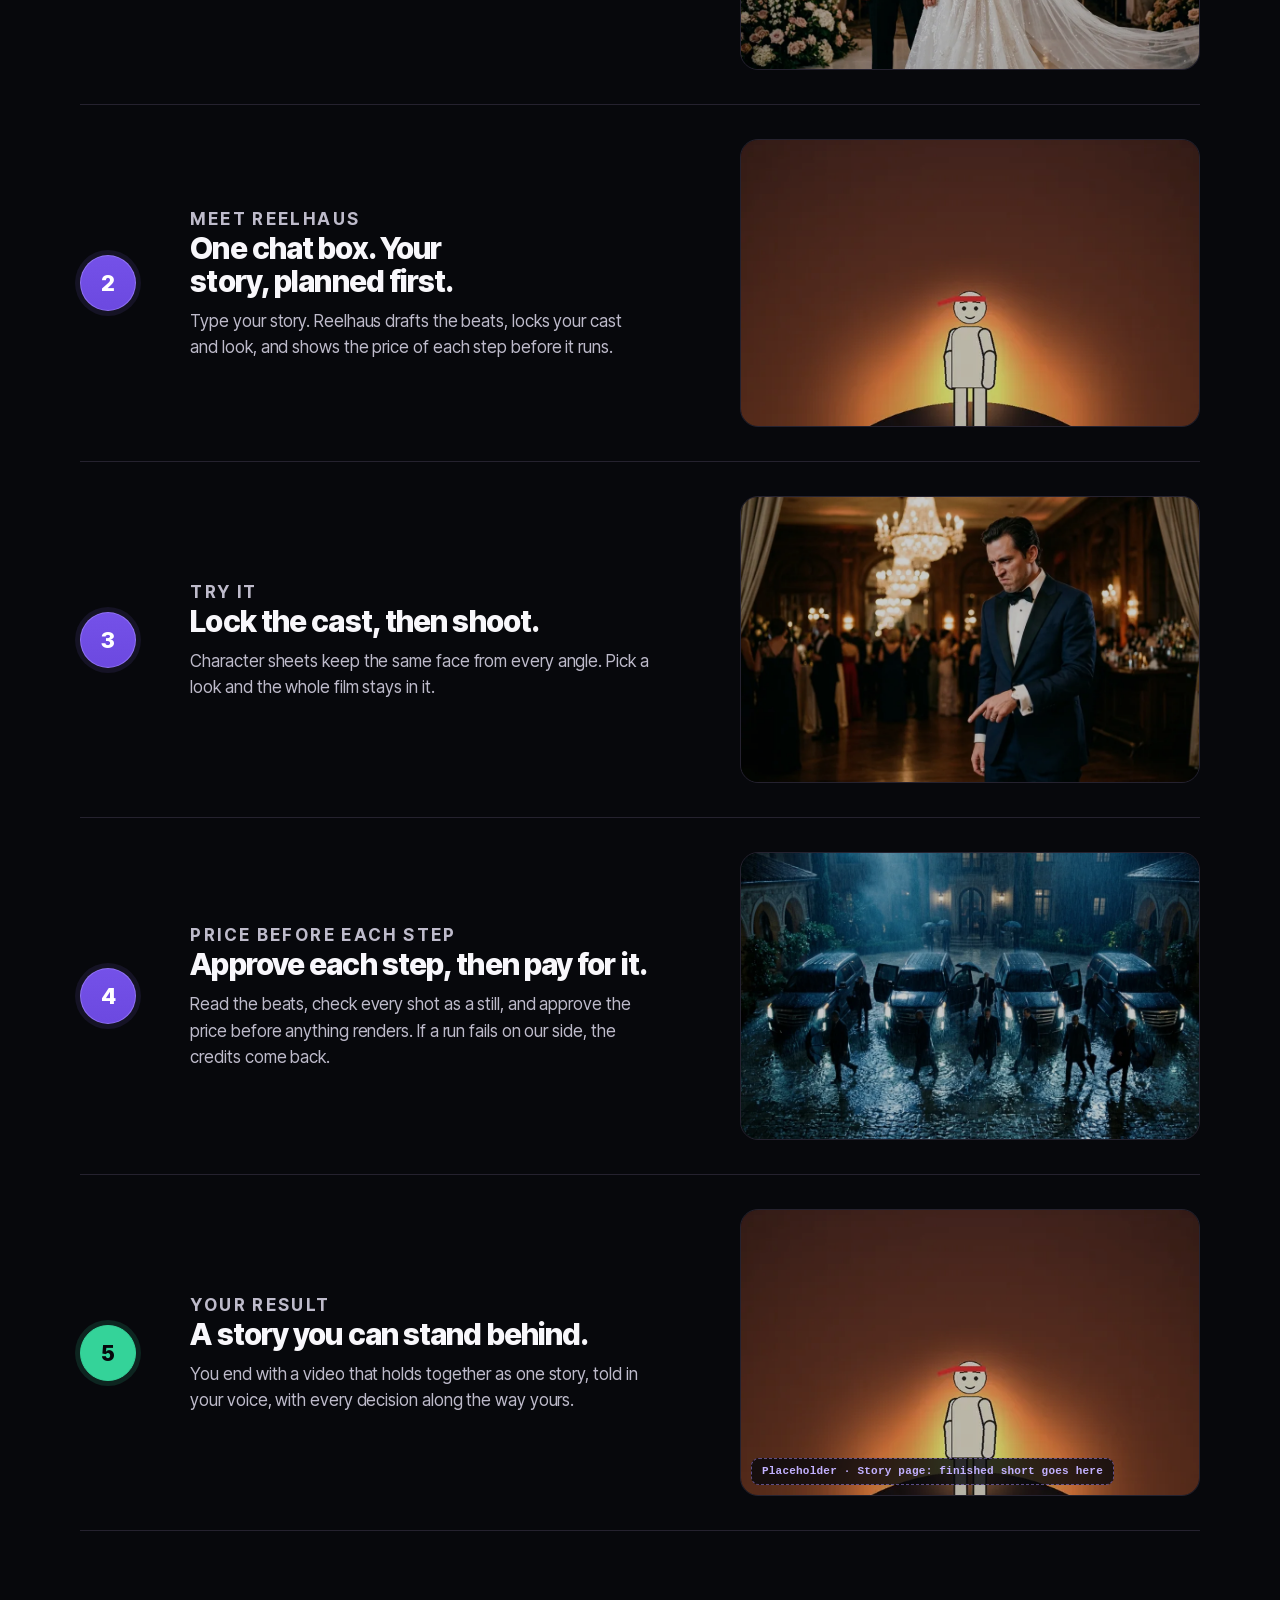
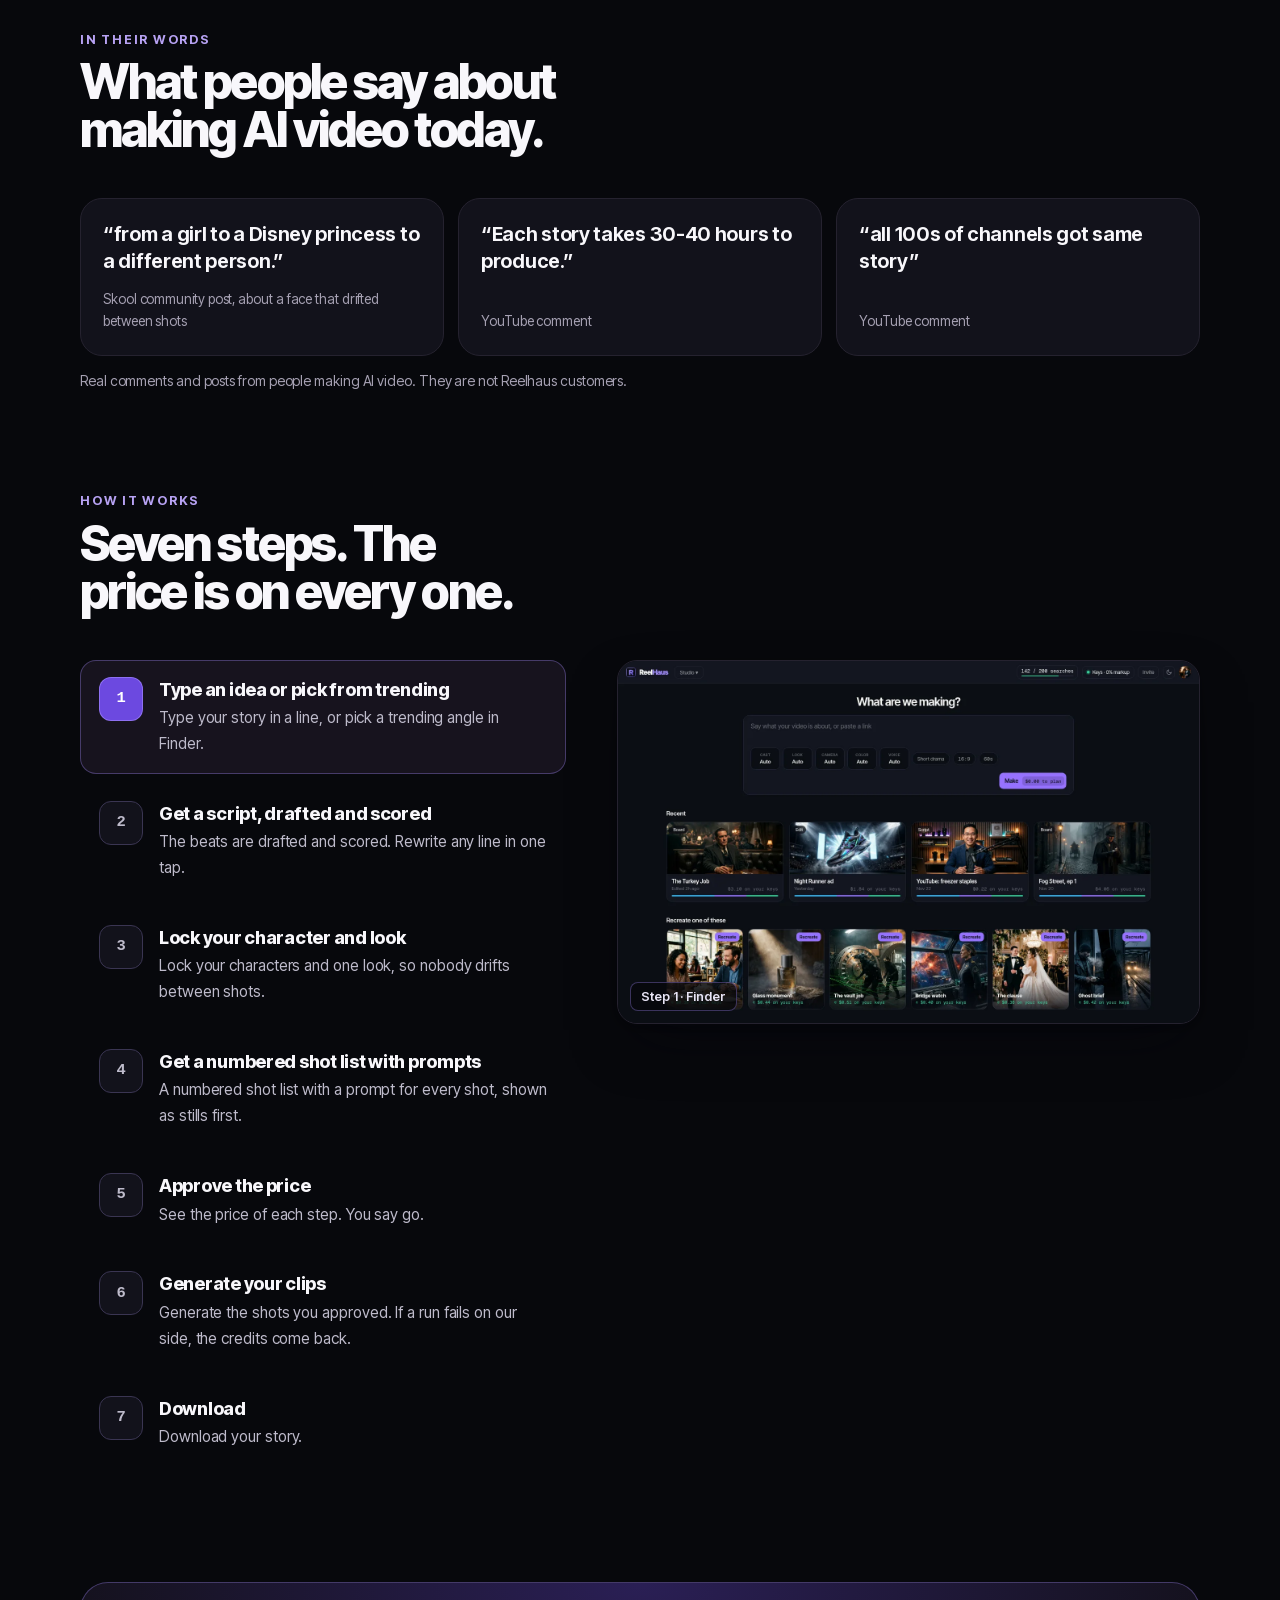
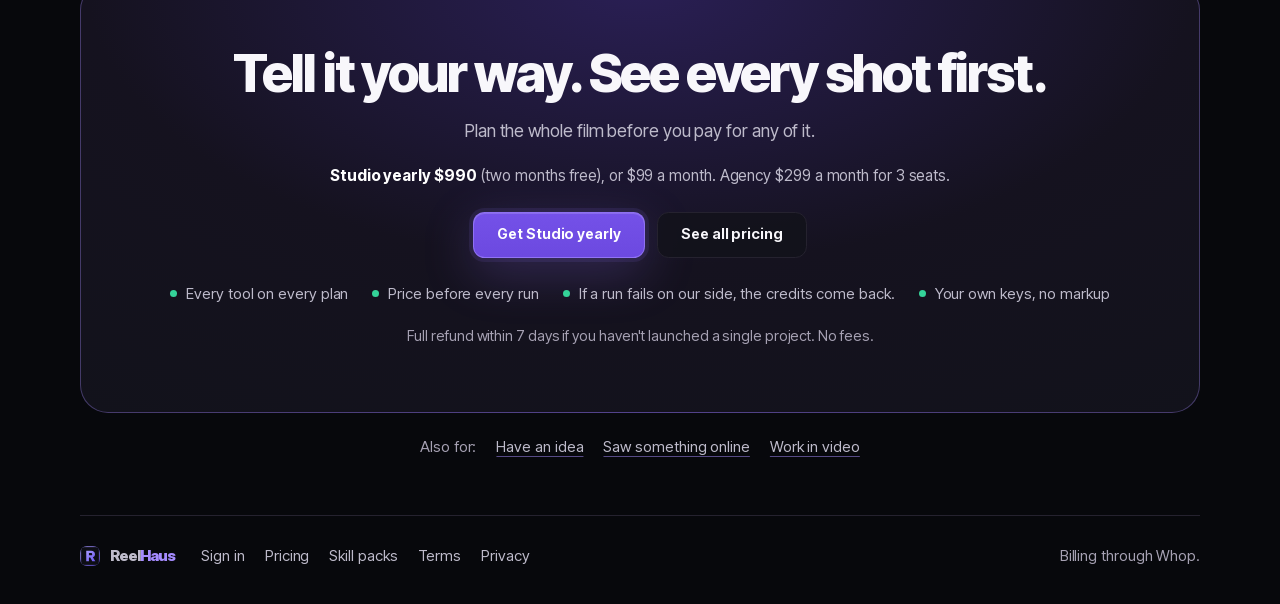
<file: for-stories/index.html>
<!doctype html>
<html lang="en">
<head>
<meta charset="utf-8">
<meta name="viewport" content="width=device-width, initial-scale=1, viewport-fit=cover">
<title>Your story, told your way · Reelhaus</title>
<meta name="description" content="Tell Reelhaus your story in plain words. It helps you shape the beats, keeps your characters looking the same in every shot, and shows each shot as a still before it becomes video.">
<meta name="robots" content="noindex">
<link rel="icon" href="../shared/rmark.svg" type="image/svg+xml">
<link rel="preload" href="../site-v1/fonts/InterTight-var.woff2" as="font" type="font/woff2" crossorigin>
<link rel="stylesheet" href="../site-v1/scrollcraft.css">
<link rel="stylesheet" href="../site.css">
<link rel="stylesheet" href="../shared/launch.css">
<link rel="stylesheet" href="../shared/audience.css">
</head>
<body data-bf>
<a class="skip" href="#main">Skip to content</a>
<div class="sc-grain" aria-hidden="true"></div>

<header class="bar">
  <a class="logo" href="../" aria-label="ReelHaus home"><img class="rmark" src="../shared/rmark.svg" alt=""><span class="wordmark">Reel<b>Haus</b></span></a>
  <nav class="bar__links" aria-label="Site">
    <a href="#story">The story</a>
    <a href="#flow">How it works</a>
    <a href="../pricing/index.html">Pricing</a>
    <a href="https://reelhaus.ai/front/skills/store">Skill packs</a>
  </nav>
  <div class="bar__right">
    <a class="bar__signin" href="../signin/index.html">Sign in</a>
    <a class="btn btn--primary" href="../pricing/index.html#plans">Get Reelhaus</a>
  </div>
</header>

<main id="main" class="lp-main">

  <section class="au-hero" aria-labelledby="au-h">
    <div class="lp-glow" aria-hidden="true"></div>
    <div class="lp-wrap">
      <p class="lp-eyebrow">For people with a story to tell</p>
      <h1 id="au-h" class="lp-h1">Your story, told your way</h1>
      <p class="lead">Tell Reelhaus your story in plain words. It helps you shape the beats, keeps your characters looking the same in every shot, and shows each shot as a still before it becomes video.</p>
      <div class="au-hero__ctas">
        <a class="btn btn--primary btn--lg" href="../pricing/index.html#plans">See plans and pricing</a>
        <a class="btn btn--ghost btn--lg" href="#flow">See how it works</a>
      </div>
      <p class="au-fine">Every tool on every plan. Price shown before every run.</p>
    </div>
    <figure class="au-hero__media" data-media="aud_story_hero" aria-hidden="true"></figure>
  </section>

  <section id="story" class="au-sec" aria-labelledby="story-h">
    <div class="lp-wrap">
      <div class="au-head"><p class="lp-eyebrow">The story</p><h2 id="story-h" class="h2">From guessing to knowing, in five beats.</h2></div>
      <ol class="au-beats">
      <li class="au-beat"><span class="au-beat__n" aria-hidden="true">1</span>
        <div><p class="au-beat__tag">Spending blind</p><h3>The story is clear in your head. The video isn&#x27;t.</h3><p>You try AI video and the face changes between shots. Every scene costs credits, and the next one doesn&#x27;t match the last.</p></div><figure class="au-beat__vis"><img src="../site-v1/images/still-drama.webp"></figure></li>
      <li class="au-beat"><span class="au-beat__n" aria-hidden="true">2</span>
        <div><p class="au-beat__tag">Meet Reelhaus</p><h3>One chat box. Your story, planned first.</h3><p>Type your story. Reelhaus drafts the beats, locks your cast and look, and shows the price of each step before it runs.</p></div><figure class="au-beat__vis"><img src="../site-v1/images/still-ready.webp"></figure></li>
      <li class="au-beat"><span class="au-beat__n" aria-hidden="true">3</span>
        <div><p class="au-beat__tag">Try it</p><h3>Lock the cast, then shoot.</h3><p>Character sheets keep the same face from every angle. Pick a look and the whole film stays in it.</p></div><figure class="au-beat__vis"><img src="../site-v1/images/still-julian.webp"></figure></li>
      <li class="au-beat"><span class="au-beat__n" aria-hidden="true">4</span>
        <div><p class="au-beat__tag">Price before each step</p><h3>Approve each step, then pay for it.</h3><p>Read the beats, check every shot as a still, and approve the price before anything renders. If a run fails on our side, the credits come back.</p></div><figure class="au-beat__vis"><img src="../site-v1/images/still-motorcade.webp"></figure></li>
      <li class="au-beat au-beat--last"><span class="au-beat__n" aria-hidden="true">5</span>
        <div><p class="au-beat__tag">Your result</p><h3>A story you can stand behind.</h3><p>You end with a video that holds together as one story, told in your voice, with every decision along the way yours.</p></div><figure class="au-beat__vis" data-media="aud_story_done"></figure></li>
      </ol>
    </div>
  </section>

  <section class="au-sec" aria-labelledby="voc-h">
    <div class="lp-wrap">
      <div class="au-head"><p class="lp-eyebrow">In their words</p><h2 id="voc-h" class="h2">What people say about making AI video today.</h2></div>
      <ul class="au-voc"><li><blockquote>“from a girl to a Disney princess to a different person.”</blockquote><cite>Skool community post, about a face that drifted between shots</cite></li><li><blockquote>“Each story takes 30-40 hours to produce.”</blockquote><cite>YouTube comment</cite></li><li><blockquote>“all 100s of channels got same story”</blockquote><cite>YouTube comment</cite></li></ul>
      <p class="au-voc__note">Real comments and posts from people making AI video. They are not Reelhaus customers.</p>
    </div>
  </section>

  <section id="flow" class="au-sec" aria-labelledby="flow-h">
    <div class="lp-wrap">
      <div class="au-head"><p class="lp-eyebrow">How it works</p><h2 id="flow-h" class="h2">Seven steps. The price is on every one.</h2></div>
      <div class="au-flow">
        <ol class="au-steps">
        <li class="au-step" data-n="1" data-img="../screens/screen-find.webp" data-cap="Finder"><span class="au-step__n">1</span><div><b>Type an idea or pick from trending</b><span>Type your story in a line, or pick a trending angle in Finder.</span></div></li>
        <li class="au-step" data-n="2" data-img="../screens/screen-beats.webp" data-cap="Script and score"><span class="au-step__n">2</span><div><b>Get a script, drafted and scored</b><span>The beats are drafted and scored. Rewrite any line in one tap.</span></div></li>
        <li class="au-step" data-n="3" data-img="../screens/screen-cast.webp" data-cap="Cast and look"><span class="au-step__n">3</span><div><b>Lock your character and look</b><span>Lock your characters and one look, so nobody drifts between shots.</span></div></li>
        <li class="au-step" data-n="4" data-img="../screens/screen-shots.webp" data-cap="Shot list"><span class="au-step__n">4</span><div><b>Get a numbered shot list with prompts</b><span>A numbered shot list with a prompt for every shot, shown as stills first.</span></div></li>
        <li class="au-step" data-n="5" data-img="../screens/screen-spine.webp" data-cap="Approve the price"><span class="au-step__n">5</span><div><b>Approve the price</b><span>See the price of each step. You say go.</span></div></li>
        <li class="au-step" data-n="6" data-img="../screens/screen-remake.webp" data-cap="Generate clips"><span class="au-step__n">6</span><div><b>Generate your clips</b><span>Generate the shots you approved. If a run fails on our side, the credits come back.</span></div></li>
        <li class="au-step" data-n="7" data-img="../screens/screen-edit.webp" data-cap="Download"><span class="au-step__n">7</span><div><b>Download</b><span>Download your story.</span></div></li>
        </ol>
        <div class="au-flow__vis" aria-hidden="true"><img src="../screens/screen-find.webp" alt="" width="1440" height="900"><span class="au-flow__cap"></span></div>
      </div>
    </div>
  </section>

  <section class="lp-wrap" aria-labelledby="close-h">
    <div class="au-close">
      <h2 id="close-h" class="h2">Tell it your way. See every shot first.</h2>
      <p class="lead">Plan the whole film before you pay for any of it.</p>
      <p class="au-close__price"><b>Studio yearly $990</b> (two months free), or $99 a month. Agency $299 a month for 3 seats.</p>
      <div class="au-hero__ctas">
        <a class="btn btn--primary btn--lg" data-checkout="studio_year" href="#">Get Studio yearly</a>
        <a class="btn btn--ghost btn--lg" href="../pricing/index.html#plans">See all pricing</a>
        
      </div>
      
      <ul class="au-close__rules"><li>Every tool on every plan</li><li>Price before every run</li><li>If a run fails on our side, the credits come back.</li><li>Your own keys, no markup</li></ul>
      <p class="au-fine">Full refund within 7 days if you haven&#x27;t launched a single project. No fees.</p>
    </div>
    <p class="au-others">Also for: <a href="../for-ideas/index.html">Have an idea</a> <a href="../for-recreate/index.html">Saw something online</a> <a href="../for-pros/index.html">Work in video</a></p>
    <footer class="lp-foot">
      <a class="logo logo--sm" href="../" aria-label="ReelHaus home"><img class="rmark" src="../shared/rmark.svg" alt=""><span class="wordmark">Reel<b>Haus</b></span></a>
      <nav aria-label="Footer"><a href="../signin/index.html">Sign in</a><a href="../pricing/index.html">Pricing</a><a href="https://reelhaus.ai/front/skills/store">Skill packs</a><a href="https://reelhaus.ai/legal/terms.html">Terms</a><a href="https://reelhaus.ai/legal/privacy.html">Privacy</a></nav>
      <p>Billing through Whop.</p>
    </footer>
  </section>
</main>

<script src="../shared/config.js"></script>
<script src="../shared/launch.js"></script>
<script src="../shared/audience.js"></script>
</body>
</html>
</file>
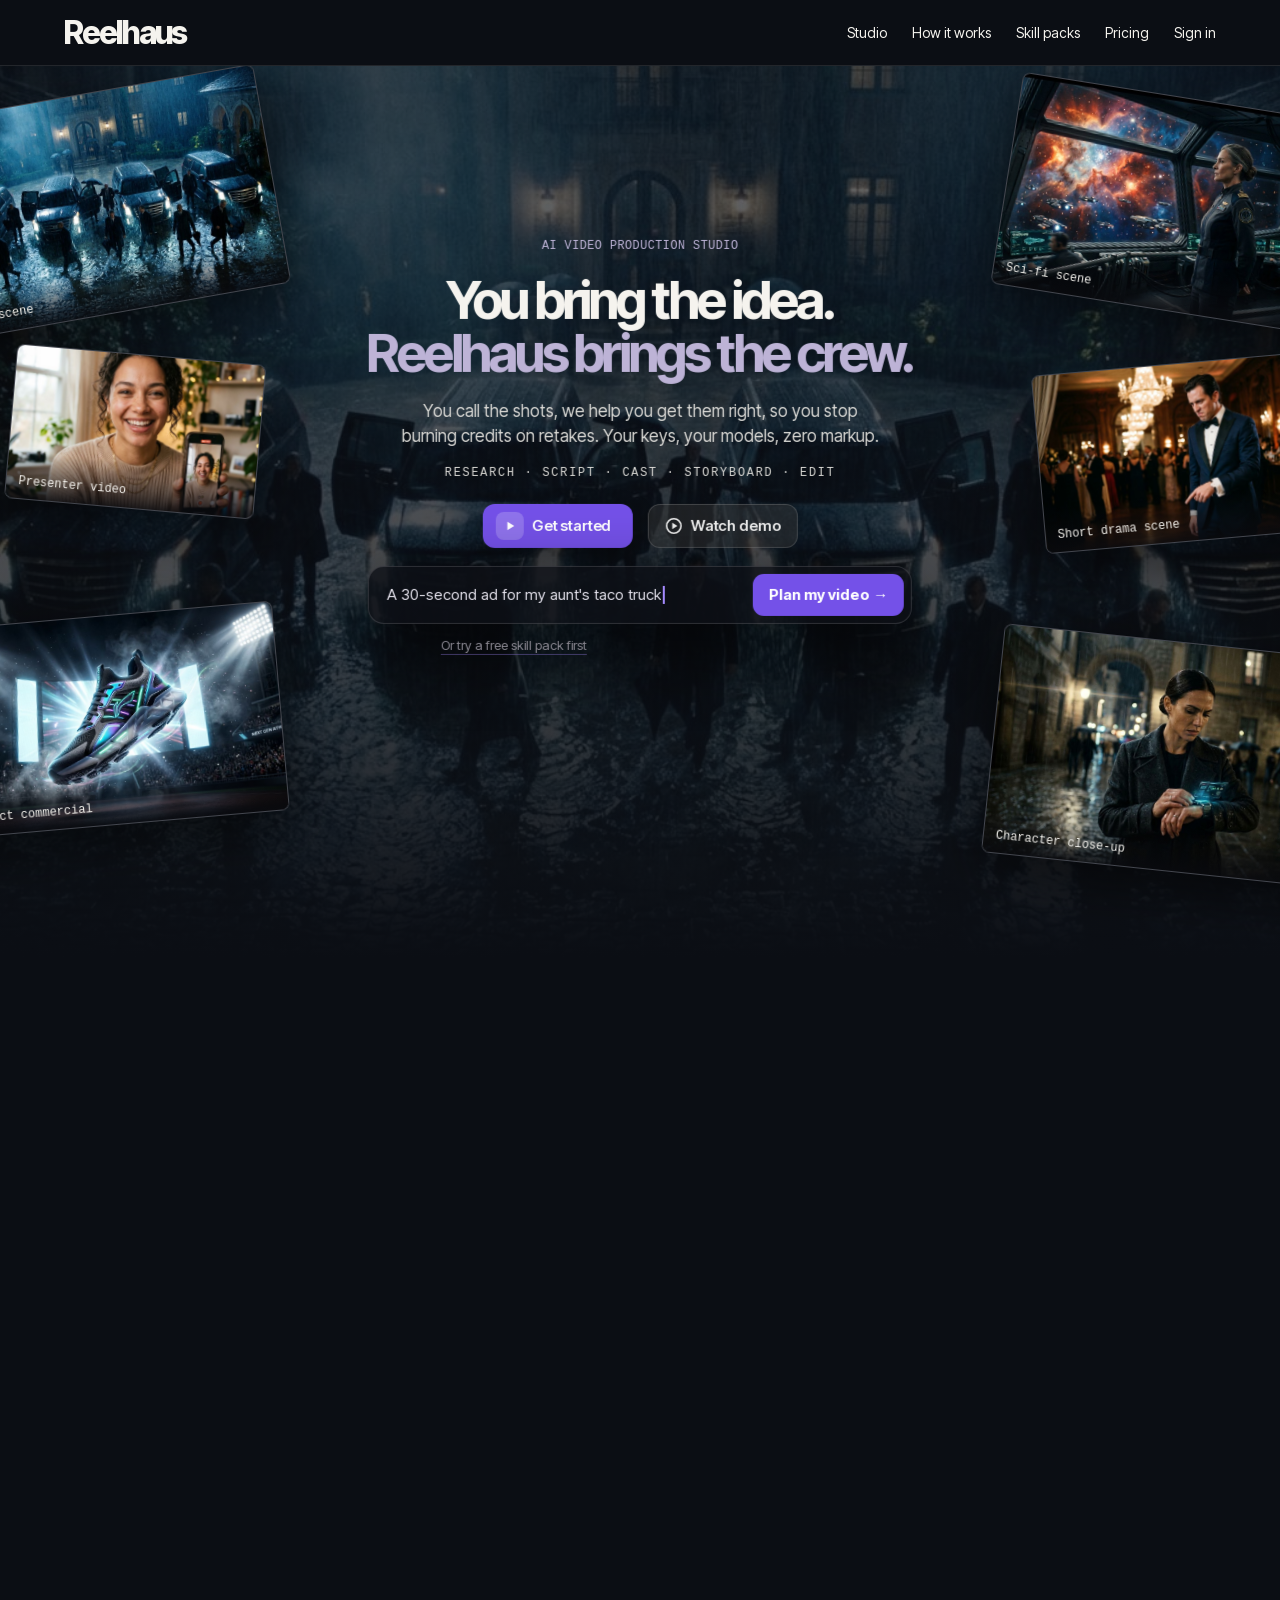
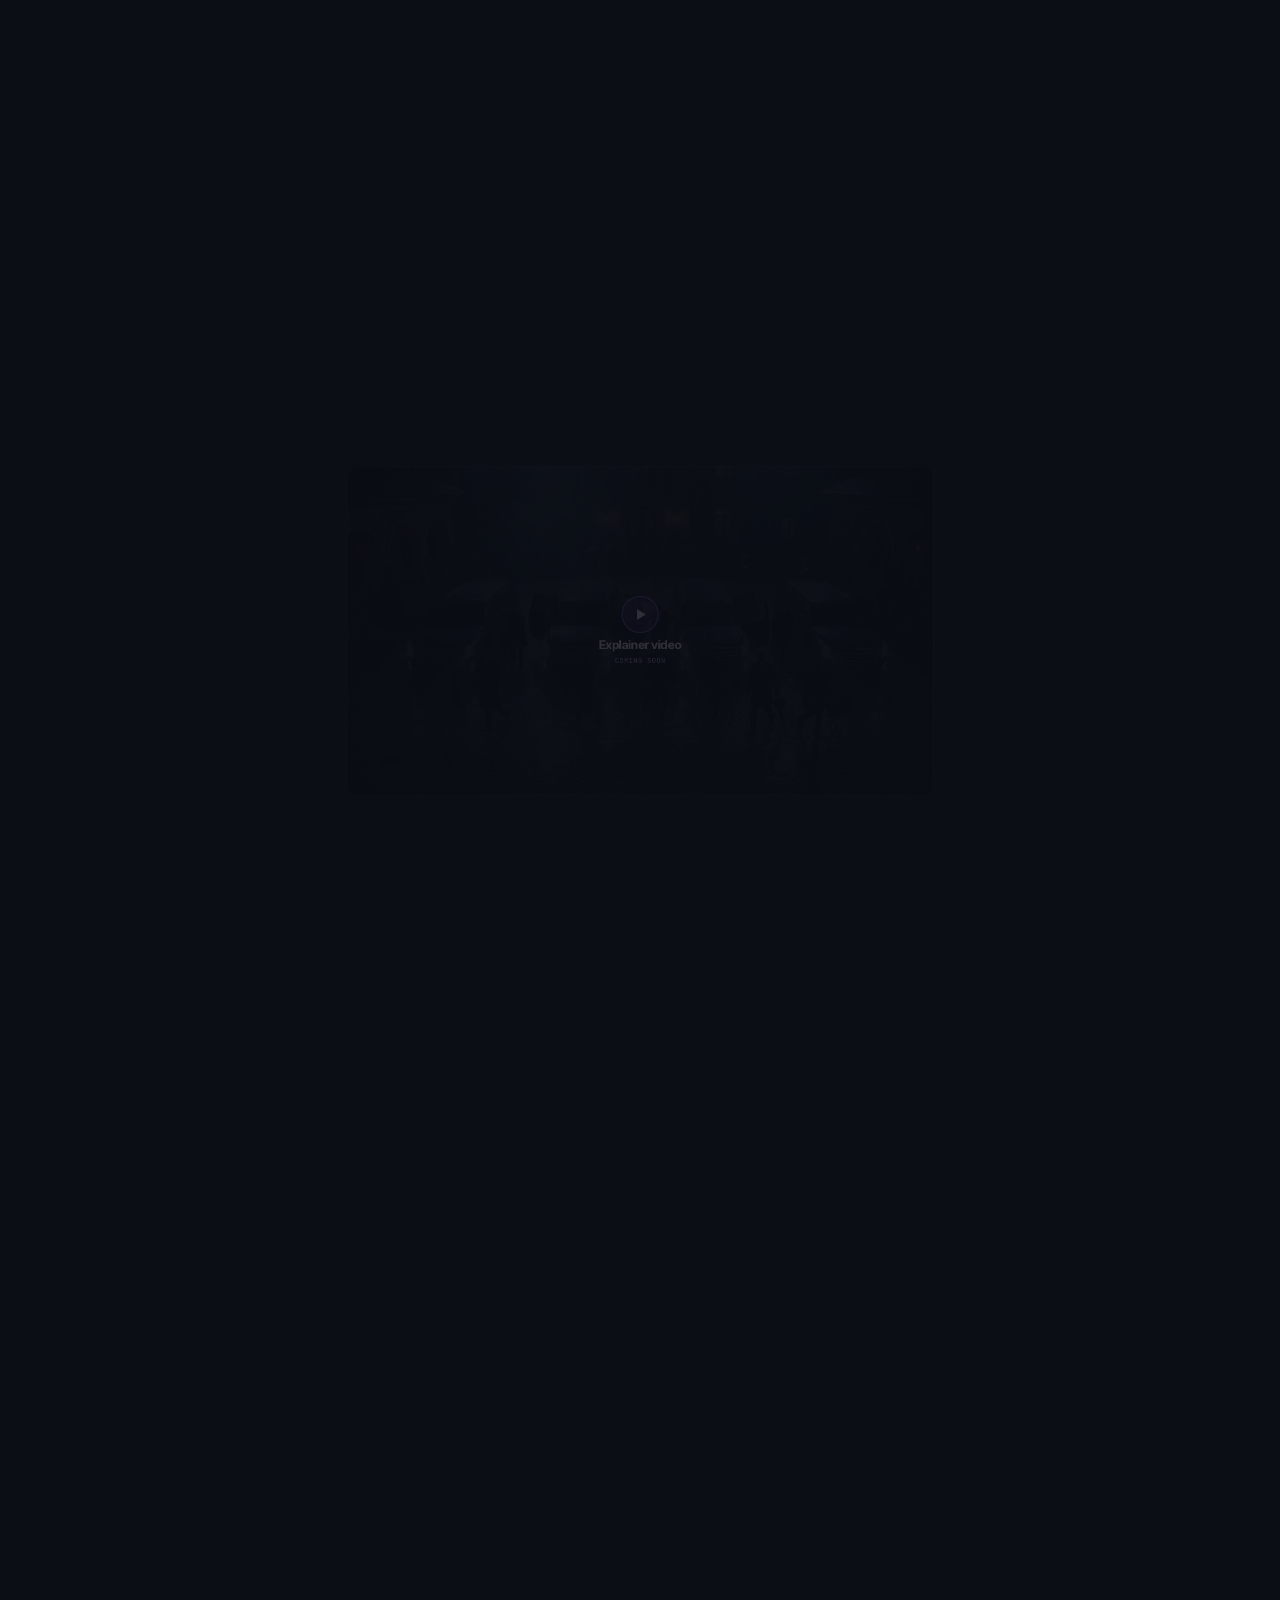
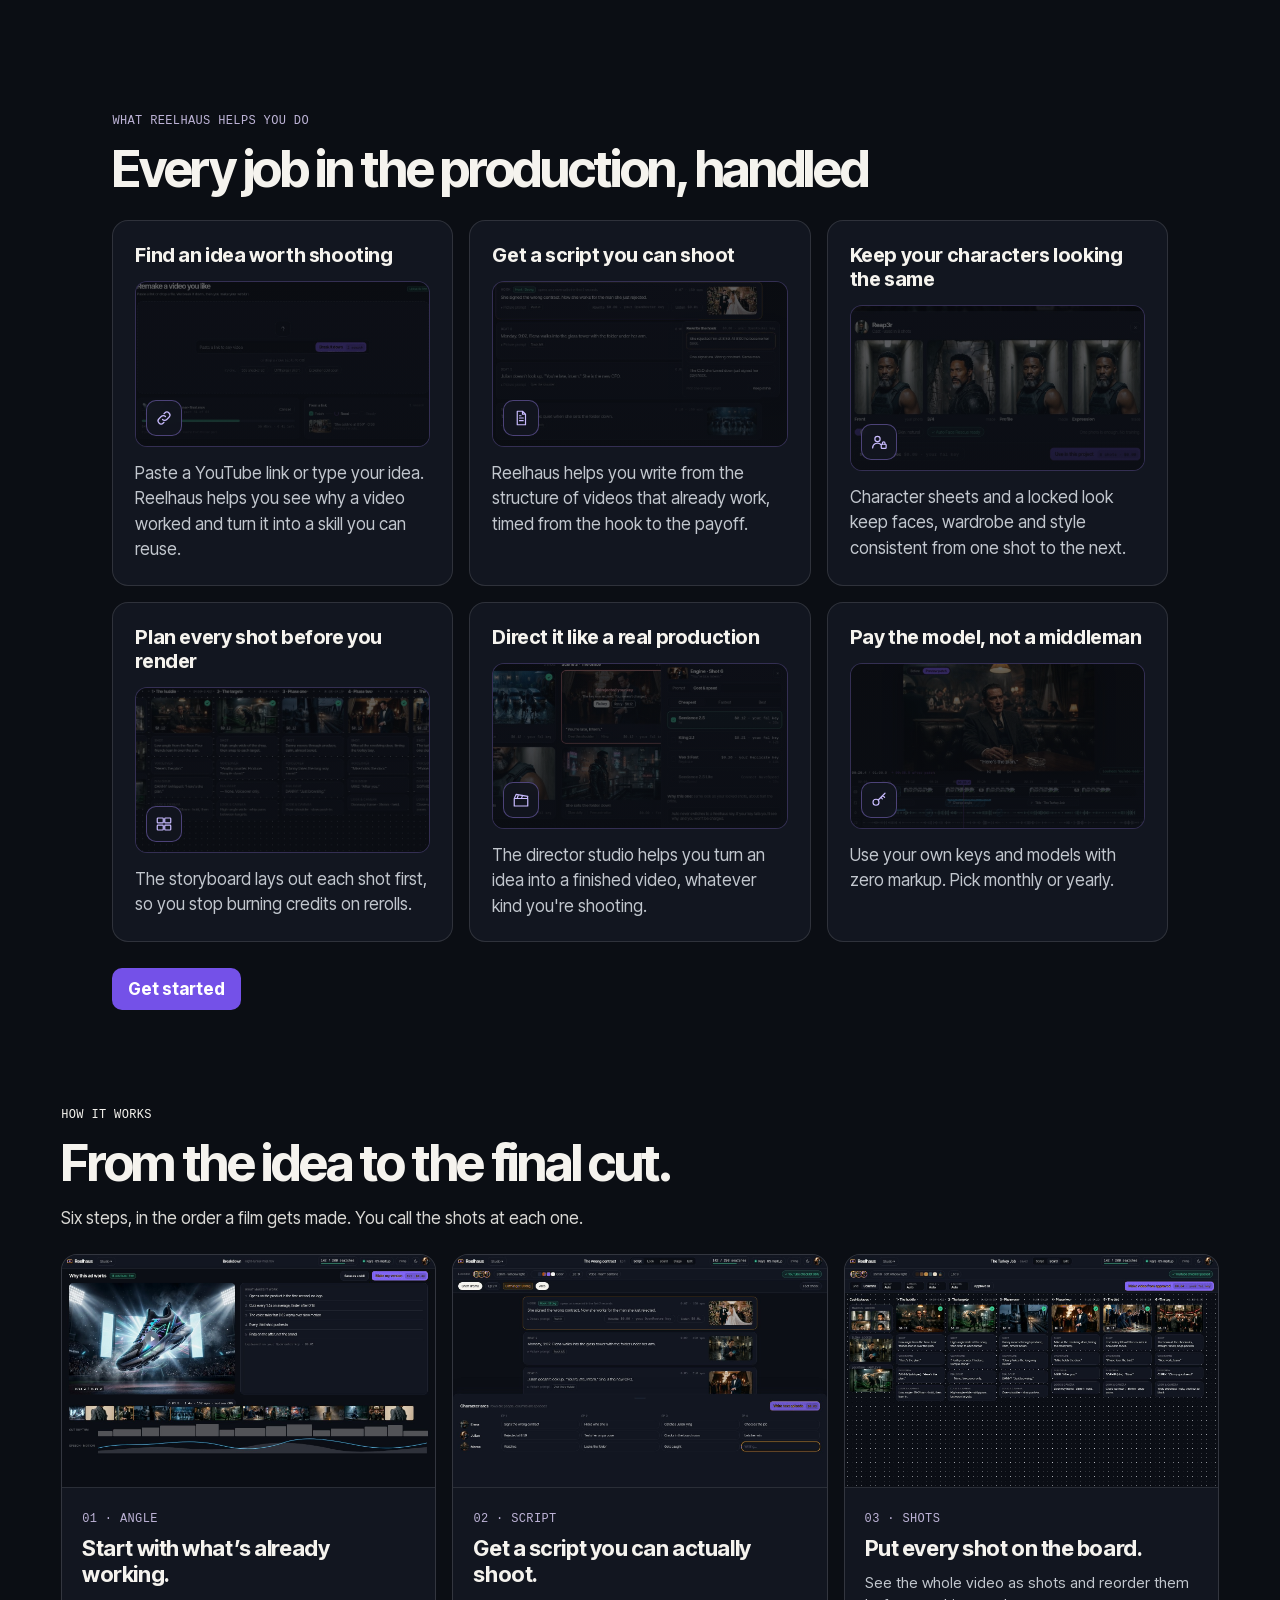
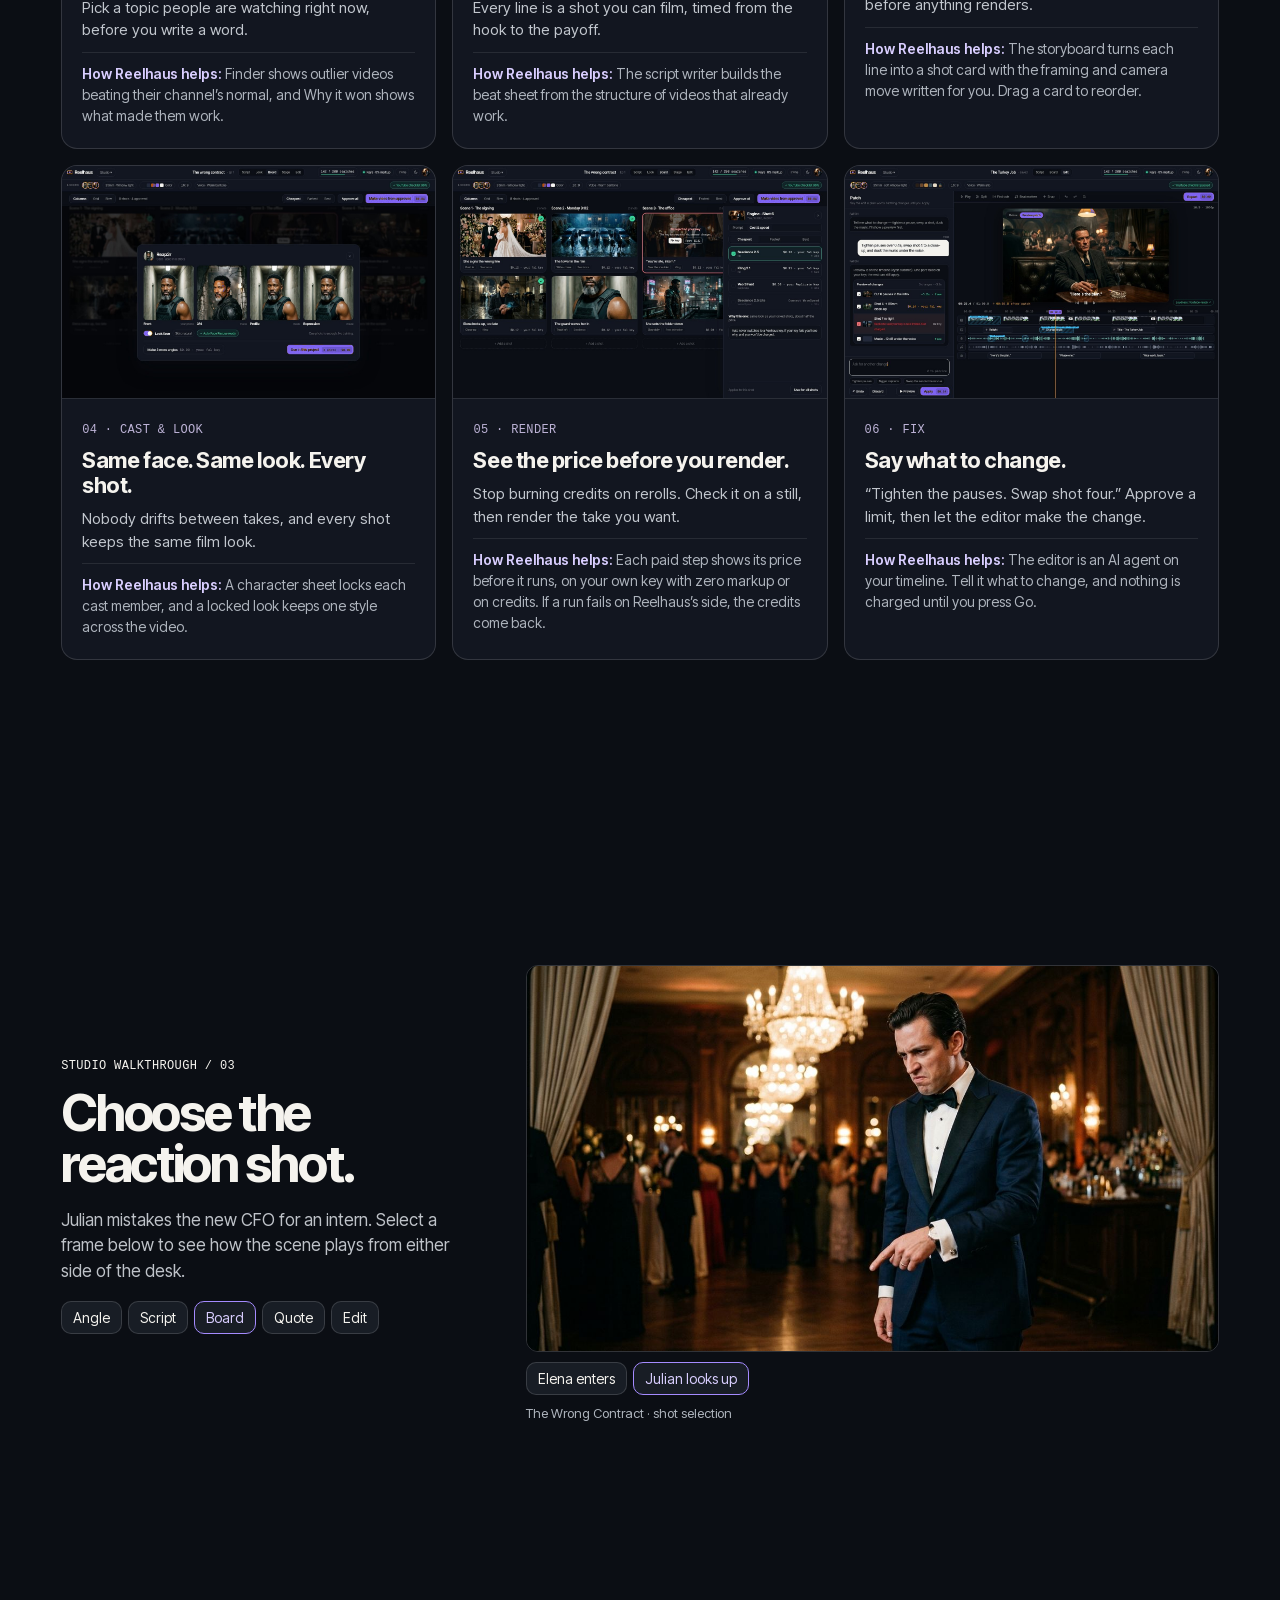
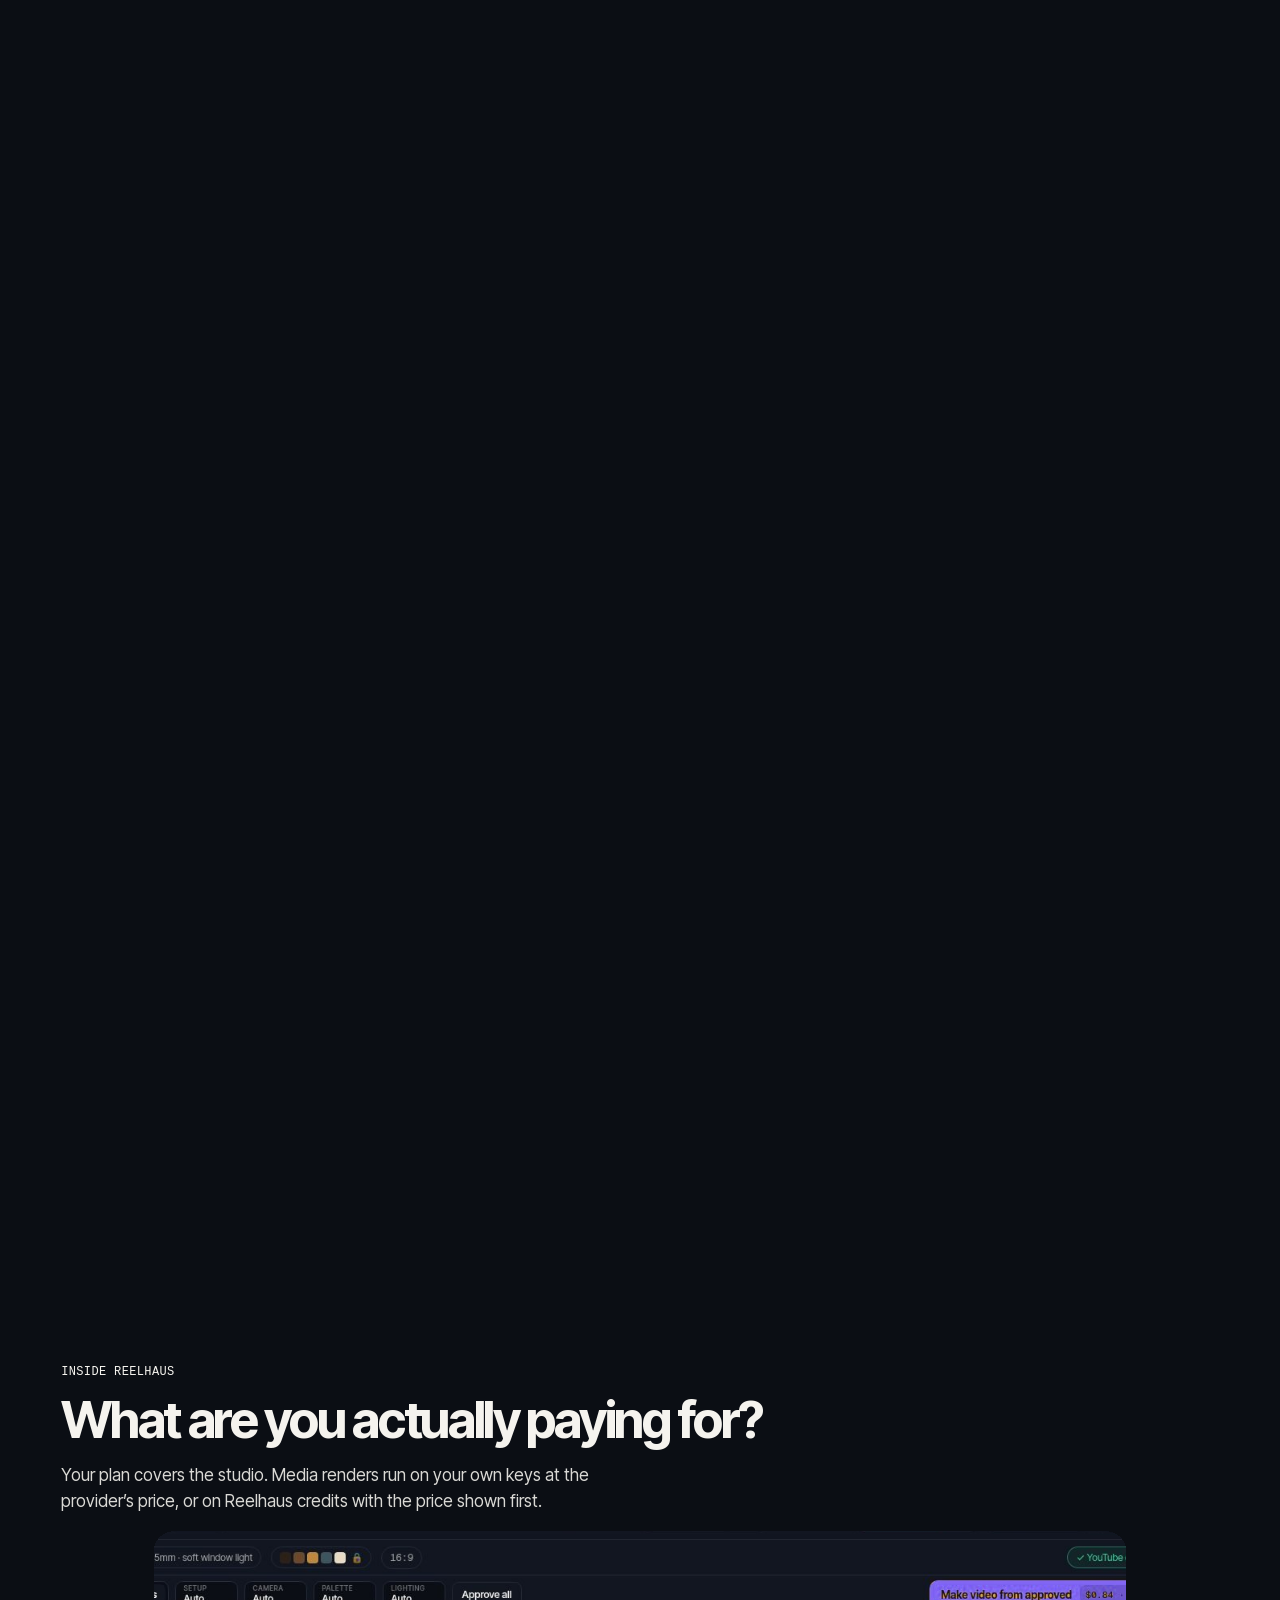
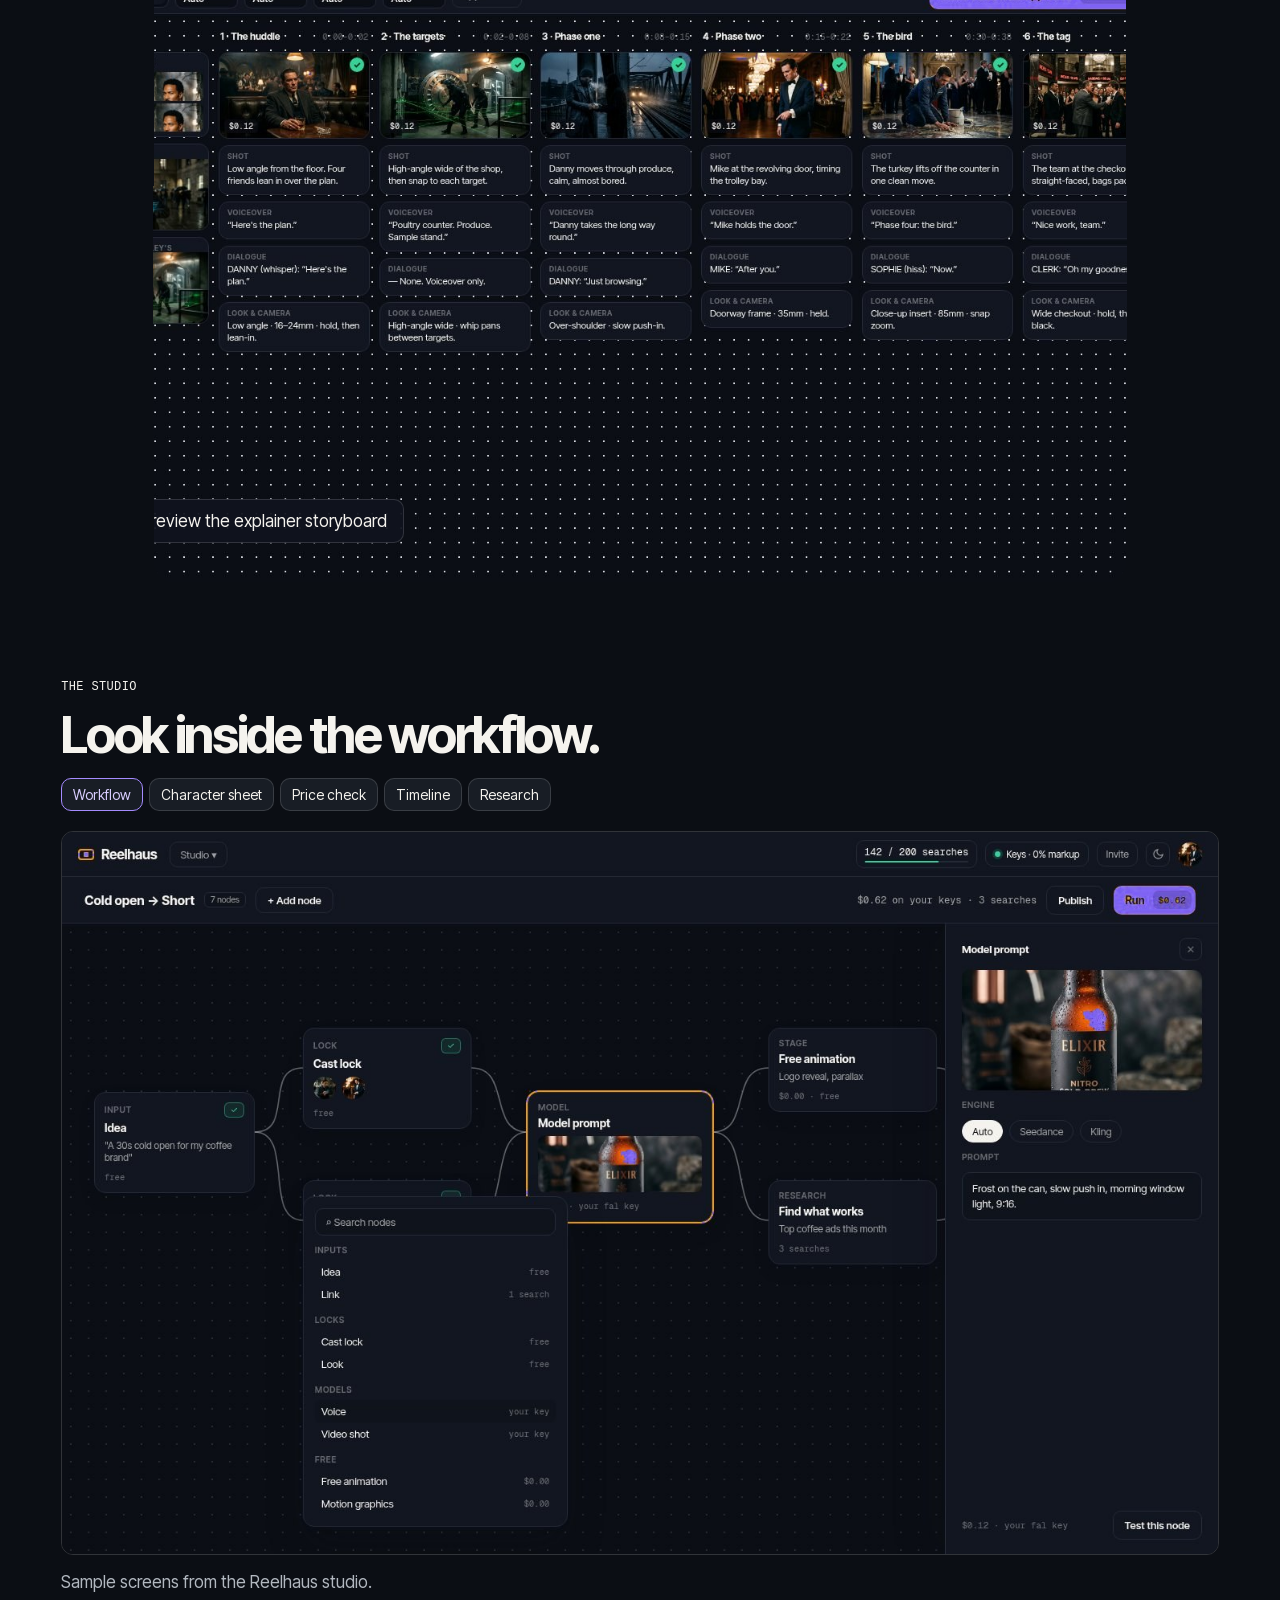
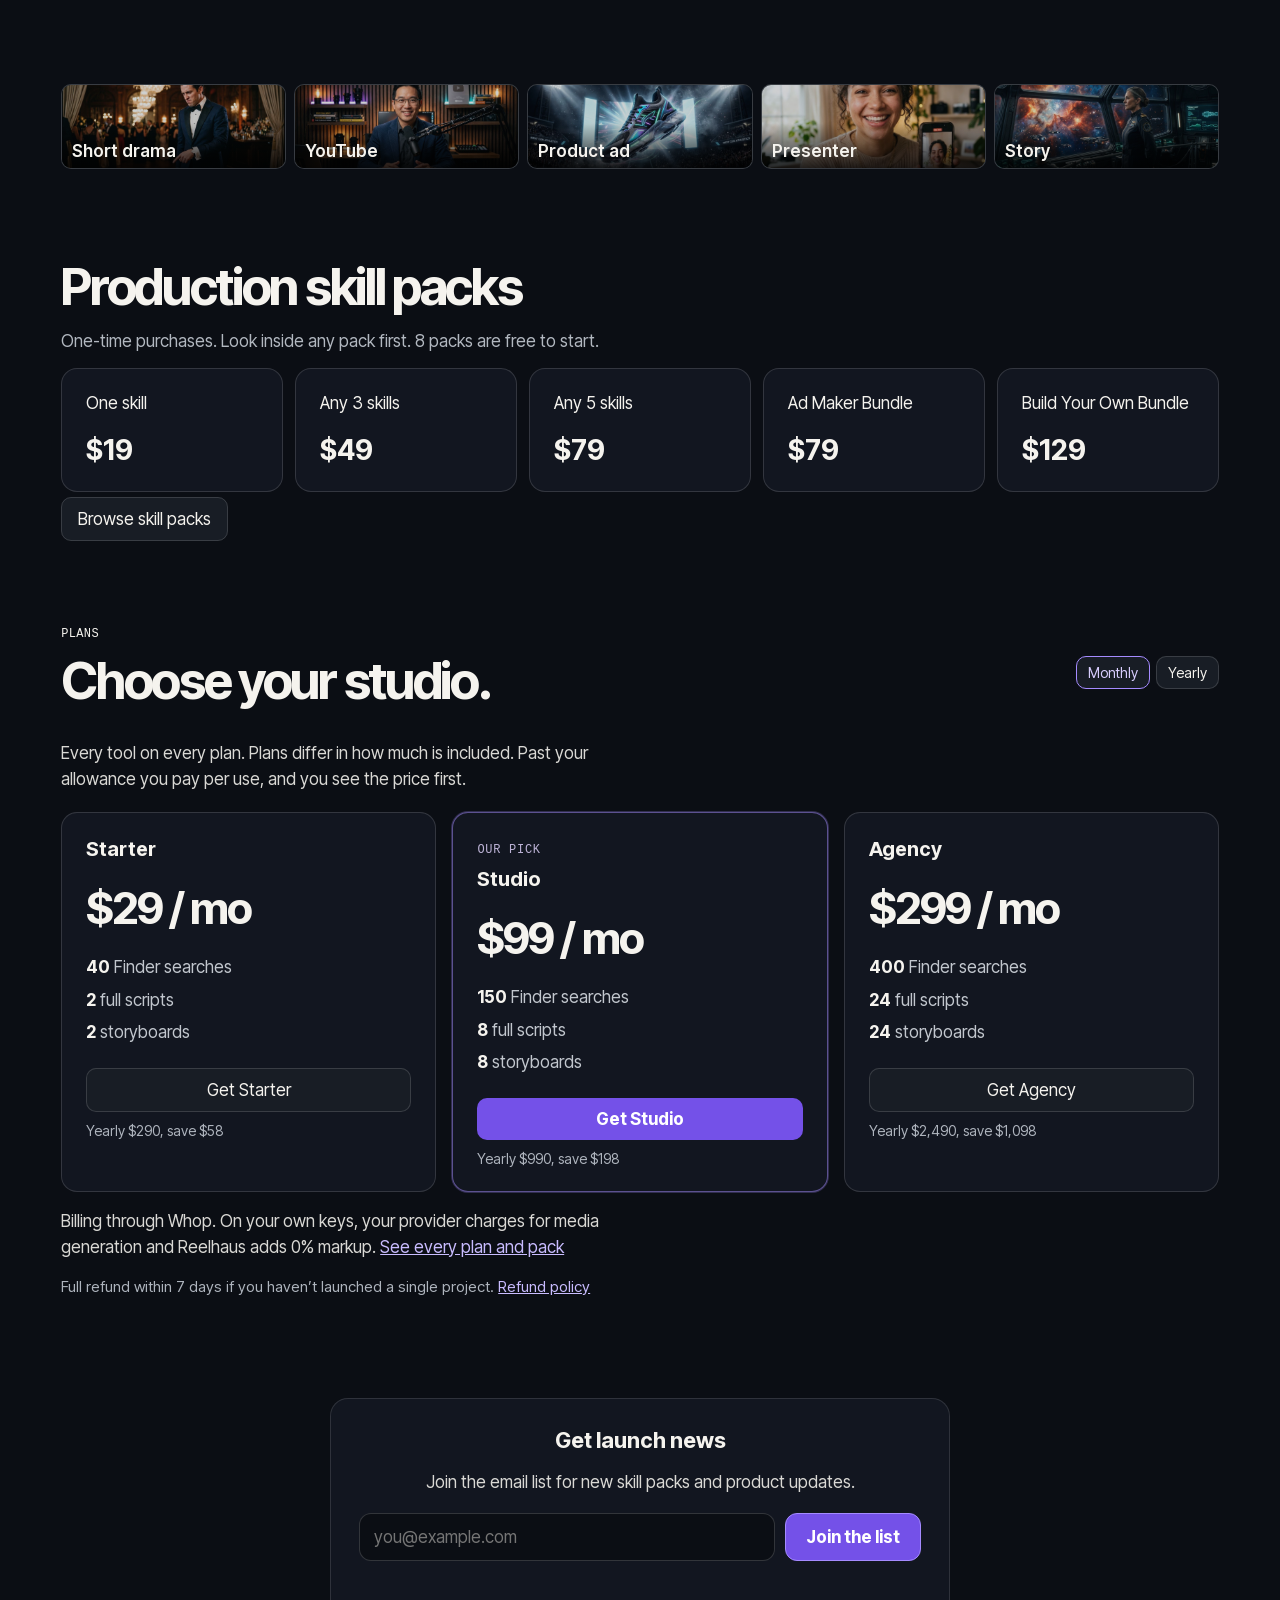
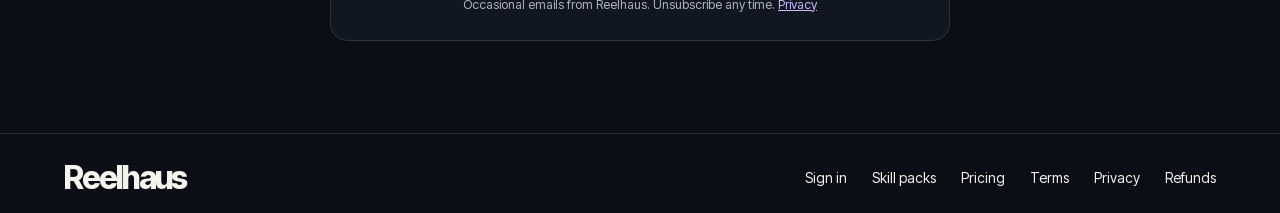
<file: live-port/index.html>
<!doctype html><html lang="en"><head><meta charset="utf-8"><meta name="viewport" content="width=device-width,initial-scale=1"><meta name="color-scheme" content="dark"><meta name="theme-color" content="#0b0e14">
<title>Reelhaus · You bring the idea. Reelhaus brings the crew.</title><meta name="description" content="Reelhaus is an AI video production studio. You call the shots; Reelhaus helps you research, write, cast, storyboard and edit, on your own keys with zero markup."><meta name="robots" content="noindex">
<link rel="preload" href="assets/it-font.woff2" as="font" type="font/woff2" crossorigin><style>
@font-face{font-family:IT;src:url(assets/it-font.woff2) format('woff2');font-display:swap}*{box-sizing:border-box}html{scroll-behavior:smooth;scroll-padding-top:24px}body{margin:0;background:#0b0e14;color:#f5f3ee;font:17px IT,Arial,sans-serif}a,button,select{color:inherit;font:inherit}a{text-decoration:none}button,select{cursor:pointer}button,a.btn,select{background:#181d25;border:1px solid #ffffff24;border-radius:10px;padding:11px 16px}button:hover,.btn:hover,select:hover{border-color:#ffffff80}button:focus-visible,a:focus-visible,select:focus-visible{outline:3px solid #A58BFF;outline-offset:3px}.cta{background:#7451E8!important;color:#fff;border:0!important;font-weight:700}.cta:hover{background:#8466f0!important}.mono,small{font:12px/1.55 ui-monospace,monospace;letter-spacing:.03em}.sale,nav,.toolbar,.actions,.crumb{display:flex;align-items:center;gap:15px}.sale{background:#14111f;justify-content:center;padding:7px;font-size:13px}.sale b{color:#BDB3D6}nav{height:66px;justify-content:space-between;padding:0 5vw;border-bottom:1px solid #ffffff19}.brand{font-weight:750;letter-spacing:-.065em;font-size:32px}.links{display:flex;align-items:center;gap:25px;font-size:14px}.wrap{max-width:1260px;padding:0 4vw;margin:auto}.hero{position:relative;isolation:isolate;min-height:590px;height:72vh;max-height:840px;display:flex;align-items:end;background:#101216;overflow:hidden}.hero>img{position:absolute;inset:0;width:100%;height:100%;object-fit:cover;z-index:-2;transform:scale(var(--scale,1.01));object-position:65% 44%}.hero:after{content:'';position:absolute;inset:0;z-index:-1;background:linear-gradient(90deg,#090a0cdc 0%,#090a0c66 55%,transparent),linear-gradient(0deg,#0b0e14,transparent 53%)}.heroCopy{width:100%;padding:7vh 5vw 5vh}.hero h1{font-size:clamp(50px,6.2vw,94px);line-height:.98;letter-spacing:-.055em;max-width:780px;margin:18px 0}.hero p,.sub{max-width:570px;line-height:1.5;color:#dad9d5}.actions{flex-wrap:wrap}.hero .actions{margin:24px 0}.filmctl{display:flex;align-items:center;gap:16px;font-size:14px}.filmctl button{border-radius:30px;background:#0007}.hero progress{accent-color:#A58BFF;width:min(25vw,320px);height:3px}.formats{display:grid;grid-template-columns:repeat(5,1fr);gap:8px;margin-top:14px}.formats button{padding:0;position:relative;overflow:hidden;background:#171c23;aspect-ratio:2.65}.formats img{width:100%;height:100%;object-fit:cover;opacity:.8}.formats span{position:absolute;bottom:0;left:0;width:100%;text-align:left;padding:18px 10px 7px;background:linear-gradient(transparent,#000c);font-weight:600}.section{margin:92px auto}.section h2,.stage h2{font-size:clamp(32px,4vw,58px);line-height:1;letter-spacing:-.045em;margin:12px 0 18px}.story{height:235vh}.stage{position:sticky;top:0;min-height:98vh;display:grid;grid-template-columns:1fr 1.7fr;gap:5%;align-items:center}.stage p{color:#bfc3c9;line-height:1.5}.tabs{display:flex;gap:6px;flex-wrap:wrap}.tabs button{padding:7px 11px;font-size:14px}.tabs button[aria-pressed=true]{border-color:#A58BFF;color:#d9ceff}.screen{display:block;width:100%;border-radius:12px;border:1px solid #ffffff28;transition:opacity .2s}.stage figure{margin:0}.stage figcaption{font-size:13px;color:#aeb4bd;margin-top:10px}.speaker{position:relative;aspect-ratio:16/9;overflow:hidden;background:#090a0d;border-radius:20px}.speaker img{width:100%;height:100%;object-fit:cover}.speaker button{position:absolute;bottom:6%;left:4%;background:#10141ef0}.panel{border:1px solid #ffffff23;background:#121620;border-radius:16px;padding:24px}.plans{display:grid;grid-template-columns:1fr 1fr;gap:16px;margin-top:20px}.price{font-size:44px;letter-spacing:-.045em}.panel h3{margin-top:0}.panel p{color:#c2c7ce;line-height:1.5}.toolbar{justify-content:space-between;flex-wrap:wrap}.shelf{display:flex;gap:12px;overflow:auto}.shelf .panel{min-width:175px;flex:1}.shelf strong{display:block;margin-top:20px;font-size:28px}footer{border-top:1px solid #ffffff22;padding:24px 5vw;display:flex;justify-content:space-between;gap:12px;flex-wrap:wrap}details{max-width:600px}summary{cursor:pointer}details label{display:block;margin:10px 0}select{max-width:100%;font-size:14px}dialog{background:#121620;color:#f5f3ee;border:1px solid #424853;border-radius:18px;width:min(860px,94vw);max-height:92vh;padding:22px}dialog::backdrop{background:#000c}dialog img{width:100%;max-height:54vh;object-fit:contain}dialog h3{font-size:26px;margin:15px 0}.muted{color:#b2b8c0}body [hidden]{display:none!important}
@media(max-width:700px){.links a:not(:last-child){display:none}.hero{height:auto;min-height:510px}.hero h1{font-size:47px}.heroCopy{padding:40px 5vw 24px}.hero .actions{align-items:stretch;flex-direction:column;text-align:center}.formats{display:flex;overflow:auto}.formats button{flex:0 0 135px}.story{height:auto}.stage{display:block;position:static;min-height:auto}.stage figure{margin-top:20px}.plans{grid-template-columns:1fr}.section{margin:60px auto}.speaker{border-radius:12px}.toolbar{align-items:start}.filmctl{gap:8px}.hero progress{display:none}}
@media(prefers-reduced-motion:reduce){html{scroll-behavior:auto}.story{height:auto}.stage{position:static;min-height:0}.hero>img{transform:none}.screen{transition:none}}


.cineSeq{position:relative;height:185svh;background:#0b0e14}.cineSeq .hero{position:sticky;top:0;height:100svh;min-height:540px;max-height:none;display:block;isolation:isolate}.cineSeq .hero:after{z-index:-1;background:linear-gradient(0deg,#0b0e14 1%,#0b0e14a8 35%,#0b0e147d 85%,#0b0e1490)}.cineSeq .hero>img{filter:saturate(.75);object-position:50% 42%;opacity:.68}.cineSeq .heroCopy{position:absolute;top:42%;left:50%;transform:translate(-50%,-50%);padding:0;width:min(58%,790px);text-align:center;z-index:3}.heroCopy h1{font-size:clamp(54px,5.6vw,90px);text-wrap:balance;line-height:.98}.heroCopy p{margin:18px auto;max-width:490px}.heroCopy .actions,.heroCopy .filmctl{justify-content:center}.heroCopy .filmctl{margin:18px auto}.heroCopy progress{display:none}.frames{position:absolute;inset:0;pointer-events:none;z-index:2}.frame{margin:0;position:absolute;left:0;top:0;transform-origin:center;background:#121620;box-shadow:0 18px 50px #0008;border:1px solid #ffffff35;border-radius:8px;overflow:hidden}.frame img{width:100%;height:100%;object-fit:cover;display:block}.frame figcaption{position:absolute;bottom:0;left:0;right:0;background:linear-gradient(transparent,#090a0ee6);padding:22px 12px 10px;font:12px ui-monospace,monospace}.arrive{position:absolute;inset:14% 5% auto;text-align:center;opacity:0;pointer-events:none}.arrive h2{font-size:clamp(36px,5.7vw,88px);letter-spacing:-.055em;margin:10px auto}.boardLink{position:absolute;left:50%;bottom:13%;transform:translateX(-50%);z-index:4}.heroCopy small,.arrive small{color:#BDB3D6}.speaker{clip-path:inset(0 var(--reveal,0%) round 20px)}.frame,.heroCopy,.arrive{will-change:transform,opacity}
@media(max-width:700px),(prefers-reduced-motion:reduce){.cineSeq{height:auto}.cineSeq .hero{position:relative;height:auto;min-height:0;padding:34px 0 18px}.cineSeq .heroCopy{position:relative;inset:auto;transform:none;width:min(92%,740px);margin:auto}.heroCopy h1{font-size:clamp(40px,8vw,72px)}.speaker{clip-path:none}.cineSeq .heroCopy,.frame{will-change:auto}.arrive{position:relative;inset:auto;opacity:1;pointer-events:auto;margin:28px auto 0;width:min(92%,740px);text-align:center}.arrive h2{font-size:clamp(28px,7.4vw,48px);margin:8px auto 12px}.boardLink{position:relative;left:auto;bottom:auto;transform:none;display:inline-flex;margin:16px auto 10px}}
@media(max-width:700px){.frames{position:relative;display:flex;overflow-x:auto;scroll-snap-type:x mandatory;-webkit-overflow-scrolling:touch;gap:8px;padding:18px 4vw 6px;scrollbar-width:none;pointer-events:auto}.frames::-webkit-scrollbar{display:none}.frame{position:relative;inset:auto;flex:0 0 70%;aspect-ratio:16/10;scroll-snap-align:start}.frame figcaption{font-size:11px;padding:16px 8px 8px}.framehint{display:block;text-align:center;font-size:13px;color:#aeb4bd;margin:4px 0 0}.cineSeq .hero{display:flex;flex-direction:column;align-items:center}}
@media(min-width:701px) and (prefers-reduced-motion:reduce){.frames{position:relative;display:flex;gap:8px;padding:22px 4vw 0;pointer-events:auto}.frame{position:relative;inset:auto;flex:1;aspect-ratio:16/10}.frame figcaption{font-size:11px;padding:16px 8px 8px}}

/* Reelhaus additions (Nov 26): headline accent, 3 plans, process slider. */
.hl2{color:#BDB3D6}
.plans{grid-template-columns:repeat(3,1fr)}
.panel.pick{border-color:#A58BFF80;box-shadow:0 0 0 1px #A58BFF40}
.panel .tag{display:inline-block;font:12px ui-monospace,monospace;letter-spacing:.06em;text-transform:uppercase;color:#BDB3D6;margin-bottom:10px}
.panel ul{list-style:none;padding:0;margin:16px 0 20px;color:#c2c7ce;line-height:1.9}
.panel ul b{color:#f5f3ee}
.panel .btn{display:block;text-align:center;margin-top:8px}
.panel .yr{display:block;margin-top:10px;font-size:14px;color:#aeb4bd}
.panel .yr:hover{color:#f5f3ee}
.refund{color:#aeb4bd;font-size:15px}
.steps{display:grid;grid-template-columns:repeat(3,1fr);gap:16px;margin-top:22px}
.stepcard{border:1px solid #ffffff23;background:#121620;border-radius:16px;overflow:hidden;display:flex;flex-direction:column}
.stepcard img{width:100%;height:auto;aspect-ratio:16/10;object-fit:cover;display:block;border-bottom:1px solid #ffffff1a}
.stepcard div{padding:18px 20px 22px}
.stepcard small{color:#BDB3D6}
.stepcard h3{margin:8px 0 10px;font-size:22px;letter-spacing:-.02em;line-height:1.15}
.stepcard p{color:#c2c7ce;line-height:1.5;margin:0 0 10px;font-size:15px}
.stepcard .helps{font-size:14px;color:#aeb4bd;border-top:1px solid #ffffff17;padding-top:10px;margin:0}
.stepcard .helps b{color:#d9ceff;font-weight:600}
.stephint{display:none}
.explainer-slot{margin-top:14px;color:#aeb4bd;font-size:14px}
@media(max-width:700px){
.plans{grid-template-columns:1fr}
.steps{display:flex;overflow-x:auto;scroll-snap-type:x mandatory;gap:10px;margin:18px -4vw 0;padding:0 4vw 8px;scrollbar-width:none}
.steps::-webkit-scrollbar{display:none}
.stepcard{flex:0 0 calc(50% - 5px);scroll-snap-align:start}
.stepcard div{padding:12px 12px 14px}
.stepcard h3{font-size:16px}
.stepcard p,.stepcard .helps{font-size:13px}
.stephint{display:block;font-size:13px;color:#aeb4bd;margin-top:6px}
}

.htags{font:12px/1.55 ui-monospace,monospace;letter-spacing:.14em;text-transform:uppercase;color:#BDB3D6;margin:-4px auto 0!important}
.heroCopy .actions{justify-content:center;margin:22px 0 0}
.act{display:inline-flex;align-items:center;justify-content:center;gap:8px;height:44px;min-width:150px;padding:0 16px 0 8px;border:0;border-radius:12px;font-weight:600;font-size:15px;letter-spacing:-.01em;white-space:nowrap;color:#fff;cursor:pointer}
.act--go{background:#7451E8;box-shadow:0 10px 30px -10px #0009;transition:background-color .3s,transform .3s}
.act--go:hover{background:#6241D6;transform:translateY(-2px)}
.act__tile{width:28px;height:28px;border-radius:8px;display:grid;place-items:center;background:#fff3;flex:none}
.act__tile svg,.act__play svg{width:14px;height:14px;display:block}.act__play svg{width:18px;height:18px}
.act--watch{background:#3a3a3a73;backdrop-filter:blur(12px);-webkit-backdrop-filter:blur(12px);box-shadow:inset 0 0 0 1px #ffffff29;color:#eee;padding:0 16px}
.act--watch:hover{background:#5a5a5a8c;border:0}
.chat{display:flex;align-items:center;gap:10px;width:min(34rem,100%);margin:18px auto 0;padding:7px 7px 7px 18px;border-radius:16px;background:#0d0f16cc;border:1px solid #ffffff24;box-shadow:0 24px 70px #000a;backdrop-filter:blur(10px)}
.chat:hover{border-color:#A58BFF99}
.chat__field{flex:1;min-width:0;display:flex;align-items:center;text-align:left;font-size:15px;color:#e6e4ee;white-space:nowrap;overflow:hidden;min-height:1.5em}
.chat__text{overflow:hidden;text-overflow:ellipsis}
.chat__caret{flex:none;width:2px;height:1.2em;margin-left:2px;background:#A58BFF;animation:caret 1s steps(1) infinite}
@keyframes caret{50%{opacity:0}}
.chat__go{flex:none;display:inline-flex;align-items:center;min-height:42px;padding:0 16px;border-radius:11px;font-weight:700;font-size:15px;color:#fff;background:#7451E8}
.hero__alt{margin:12px 0 0!important;font-size:13px}
.hero__alt a{color:#c9c6d4;text-decoration:underline;text-decoration-color:#A58BFF80;text-underline-offset:4px}
.demobox video{width:100%;max-height:70vh;background:#000;border-radius:10px;margin-top:10px}
@media(max-width:700px){.heroCopy .actions{flex-direction:row;justify-content:center}.act{min-width:0;flex:1}.chat{flex-direction:column;align-items:stretch;padding:10px}.chat__go{justify-content:center}}
@media(prefers-reduced-motion:reduce){.chat__caret{animation:none}}
@media(max-width:700px){.htags{font-size:10.5px;letter-spacing:.06em}}

.arrive p{max-width:540px;margin:0 auto;line-height:1.45;color:#dad9d5;font-size:17px}
.framehint{display:none}
.explain-frame{position:relative;aspect-ratio:16/9;border-radius:20px;overflow:hidden;background:#090a0d;border:1px solid #ffffff23;margin-top:22px}
.explain-frame>img{width:100%;height:100%;object-fit:cover;opacity:.4;filter:saturate(.7);display:block}
.explain-overlay{position:absolute;inset:0;display:flex;flex-direction:column;align-items:center;justify-content:center;gap:8px;background:linear-gradient(#0b0e1488,#0b0e14d0)}
.explain-mark{width:68px;height:68px;border-radius:50%;border:2px solid #A58BFF99;background:#7451E833;display:grid;place-items:center}
.explain-mark:before{content:"";width:0;height:0;border-style:solid;border-width:10px 0 10px 16px;border-color:transparent transparent transparent #f5f3ee;margin-left:3px}
.explain-label{font-weight:700;letter-spacing:-.02em;font-size:22px}
.explain-soon{font:12px/1.55 ui-monospace,monospace;letter-spacing:.1em;text-transform:uppercase;color:#BDB3D6}
@media(max-width:700px){.explain-frame{border-radius:12px}.explain-label{font-size:18px}.arrive p{font-size:15px}}
@media(max-width:700px){.framehint{display:block;text-align:center;font-size:13px;color:#aeb4bd;margin:6px 0 2px}}

/* Explainer scroll treatment (Nov 26): desktop pins the explainer over the hero; stills slide up and fade as the card grows into center. */
.explain-frame{transform-origin:50% 50%}
@media(min-width:701px) and (prefers-reduced-motion:no-preference){
.cineSeq{height:285svh}
#explainer{position:relative;z-index:5;margin:-100svh auto 0;height:165svh;pointer-events:none}
#explainer .explain-stage{position:sticky;top:0;height:100svh;display:flex;flex-direction:column;justify-content:center;pointer-events:none}
#explainer .explain-copy,#explainer .explain-frame{pointer-events:auto}
#explainer .explain-copy{margin-bottom:6px}
#explainer .explain-frame{width:min(100%,calc((100svh - 300px)*1.7778));min-width:min(100%,520px);margin:12px auto 0;will-change:transform,opacity}
#explainer .explain-copy{will-change:transform,opacity}
}

/* Smaller hero headline (Nov 26, TJ) */
.cineSeq .heroCopy h1{font-size:clamp(40px,4.1vw,64px);line-height:1.02}
@media(max-width:700px){.cineSeq .heroCopy h1{font-size:clamp(30px,8.4vw,44px)}}
.cineSeq .heroCopy h1 .hl2{display:block}

/* Jobs to be done (Nov 26) */
.jobs small{color:#BDB3D6}.jobs__grid{display:grid;grid-template-columns:repeat(3,1fr);gap:16px;margin:26px 0}.job{border:1px solid #ffffff1f;background:#121620;border-radius:16px;padding:22px}.job:hover{border-color:#A58BFF80}.job__n{font:12px ui-monospace,monospace;color:#A58BFF}.job h3{margin:10px 0 8px;font-size:20px;letter-spacing:-.02em}.job p{margin:0;color:#c2c7ce;line-height:1.5}
@media(max-width:900px){.jobs__grid{grid-template-columns:1fr 1fr}}@media(max-width:600px){.jobs__grid{grid-template-columns:1fr}}
.job h3{margin:0 0 14px}.job__vis{position:relative;width:100%;aspect-ratio:16/9;min-height:140px;border-radius:12px;overflow:hidden;background:#0b0e14;border:1px solid #A58BFF44;margin-bottom:14px;display:block}.job__vis:after{content:"";position:absolute;inset:0;background:linear-gradient(180deg,rgba(11,14,20,.14) 0%,rgba(11,14,20,.65) 100%);pointer-events:none}.job__shot{width:100%;height:100%;object-fit:cover;object-position:center top;display:block;opacity:.52;filter:saturate(.9) brightness(.86);transition:opacity .2s,transform .25s}.job:hover .job__shot{opacity:.68;transform:scale(1.02)}.job__badge{position:absolute;left:10px;bottom:10px;z-index:2;width:36px;height:36px;border-radius:10px;display:grid;place-items:center;background:rgba(18,22,32,.9);border:1px solid #A58BFF66;color:#C9BCFF;backdrop-filter:blur(6px)}.job__badge svg{width:18px;height:18px;display:block}
@media(max-width:600px){.job__vis{display:block!important;min-height:148px}}
/* Modular homepage (Nov 26): slot placeholders, banner link, email signup */
.slotph{position:relative;display:grid;place-items:center;width:100%;aspect-ratio:16/9;min-height:120px;border:1.5px dashed #A58BFF80;border-radius:12px;background:repeating-linear-gradient(135deg,#121620 0 14px,#141a26 14px 28px);color:#BDB3D6;font:12px ui-monospace,monospace;letter-spacing:.06em}
.slotph span{background:#0b0e14d0;border:1px solid #A58BFF44;border-radius:8px;padding:6px 10px}
.hero>.slotph#heroimg{position:absolute;inset:0;aspect-ratio:auto;height:100%;border-radius:0;border:0}
.sale a{color:#fff;text-decoration:underline;margin-left:8px}
#signup{padding-top:10px}.join{max-width:620px;margin:0 auto;text-align:center;border:1px solid #ffffff1f;background:#121620;border-radius:18px;padding:28px}.join h3{margin:0 0 6px;font-size:22px}.join .row{display:flex;gap:10px;margin-top:16px}.join input[type=email]{flex:1;min-height:48px;border-radius:12px;border:1px solid #ffffff29;background:#0b0e14;color:#f5f3ee;padding:0 14px;font:inherit}.join button{min-height:48px;border-radius:12px;border:1px solid #A58BFF;background:#7451E8;color:#fff;font-weight:700;padding:0 20px;cursor:pointer}.join button:disabled{opacity:.6}.join .hp{position:absolute;left:-9999px;width:1px;height:1px;overflow:hidden}.join-msg{min-height:20px;margin-top:10px;color:#BDB3D6}.join-msg.bad{color:#ffb4c0}.join-msg.ok{color:#C9BCFF}.join .fine{color:#aeb4bd;font-size:12.5px;margin:6px 0 0}.join .fine a{color:#C9BCFF;text-decoration:underline}
@media(max-width:600px){.join .row{flex-direction:column}}
.refund a,#pricing .sub a{color:#C9BCFF;text-decoration:underline}
@media(max-width:700px){.sale{flex-wrap:wrap;gap:4px 8px;font-size:12px;line-height:1.35;padding:7px 12px;text-align:center}.sale a{margin-left:0}footer .links{flex-wrap:wrap;gap:10px 16px}footer .links a:not(:last-child){display:inline}}
</style></head><body>
<div class="sale" id="banner">Black Friday: Studio yearly $990, two months free. Ends Dec 1. <b class="mono" id="clock"></b> <a href="https://reelhaus.ai/pricing">Get the deal →</a></div><nav><a href="#top" class="brand">Reelhaus</a><div class="links"><a href="#studio">Studio</a><a href="#process">How it works</a><a href="https://reelhaus.ai/front/skills">Skill packs</a><a href="https://reelhaus.ai/pricing">Pricing</a><a href="https://reelhaus.ai/front/signin">Sign in</a></div></nav>
<div class="cineSeq"><header id="top" class="hero"><img id="heroimg" class="" data-slot="hero.still" src="assets/motor.jpeg" alt="Cinematic still from the Reelhaus showcase" width="1280" height="714"><div class="heroCopy"><small>AI VIDEO PRODUCTION STUDIO</small><h1 id="head">You bring the idea. <span class="hl2">Reelhaus brings the crew.</span></h1><p>You call the shots, we help you get them right, so you stop burning credits on retakes. Your keys, your models, zero markup.</p><p class="htags">Research · Script · Cast · Storyboard · Edit</p>
<div class="actions"><a class="act act--go" href="#pricing"><span class="act__tile" aria-hidden="true"><svg viewBox="0 0 16 16"><path fill="currentColor" d="M5.2 3.15v9.7L13.1 8 5.2 3.15z"/></svg></span>Get started</a><button class="act act--watch" type="button" id="watchDemo"><span class="act__play" aria-hidden="true"><svg viewBox="0 0 16 16"><circle cx="8" cy="8" r="6.4" fill="none" stroke="currentColor" stroke-width="1.4"/><path fill="currentColor" d="M6.6 5.2v5.6L11.2 8z"/></svg></span>Watch demo</button></div>
<a class="chat" href="https://reelhaus.ai/front/ask" aria-label="Plan my video in Ask Reelhaus"><span class="chat__field"><span class="chat__text" data-typer>A 30-second ad for my aunt&#39;s taco truck</span><span class="chat__caret" aria-hidden="true"></span></span><span class="chat__go">Plan my video →</span></a><p class="hero__alt"><a href="https://reelhaus.ai/front/skills/store">Or try a free skill pack first</a></p></div>
<div class="arrive"><small>DIRECTOR STUDIO</small><h2>AI video production just got easier</h2><p>Reelhaus helps you turn an idea into a finished production no matter what kind of video you&#39;re trying to shoot.</p></div><div class="frames"></div><p class="framehint">Swipe to see each kind of video →</p><a class="btn boardLink" href="#explainer" hidden>Explore the studio ↓</a></header></div>
<main class="wrap">
<section class="section explain" id="explainer"><div class="explain-stage"><div class="explain-copy"><h2>How Reelhaus works</h2></div><div class="explain-frame" data-slot="explainer.video" role="img" aria-label="Explainer video"><img src="assets/motor.jpeg" alt="" aria-hidden="true" width="1280" height="714" loading="lazy"><div class="explain-overlay"><span class="explain-mark" aria-hidden="true"></span><span class="explain-label">Explainer video</span><span class="explain-soon">Coming soon</span></div></div></div></section>
<section class="section wrap jobs" id="jobs"><small>WHAT REELHAUS HELPS YOU DO</small><h2>Every job in the production, handled</h2><div class="jobs__grid"><article class="job"><h3>Find an idea worth shooting</h3><div class="job__vis" aria-hidden="true"><img class="job__shot" data-slot="jobs.idea" src="assets/job-01-idea.jpg" alt="" width="960" height="515" loading="lazy"><span class="job__badge"><svg viewBox="0 0 24 24" fill="none" stroke="currentColor" stroke-width="1.6" stroke-linecap="round" stroke-linejoin="round"><path d="M10 14a4 4 0 0 0 5.7 0l3-3a4 4 0 0 0-5.7-5.7l-1 1M14 10a4 4 0 0 0-5.7 0l-3 3a4 4 0 0 0 5.7 5.7l1-1"/></svg></span></div><p>Paste a YouTube link or type your idea. Reelhaus helps you see why a video worked and turn it into a skill you can reuse.</p></article><article class="job"><h3>Get a script you can shoot</h3><div class="job__vis" aria-hidden="true"><img class="job__shot" data-slot="jobs.script" src="assets/job-02-script.jpg" alt="" width="960" height="525" loading="lazy"><span class="job__badge"><svg viewBox="0 0 24 24" fill="none" stroke="currentColor" stroke-width="1.6" stroke-linecap="round" stroke-linejoin="round"><path d="M7 3h7l4 4v14H7zM14 3v4h4M10 12h5M10 15.5h5M10 9h2"/></svg></span></div><p>Reelhaus helps you write from the structure of videos that already work, timed from the hook to the payoff.</p></article><article class="job"><h3>Keep your characters looking the same</h3><div class="job__vis" aria-hidden="true"><img class="job__shot" data-slot="jobs.cast" src="assets/job-03-cast.jpg" alt="" width="960" height="513" loading="lazy"><span class="job__badge"><svg viewBox="0 0 24 24" fill="none" stroke="currentColor" stroke-width="1.6" stroke-linecap="round" stroke-linejoin="round"><circle cx="10" cy="8" r="3.5"/><path d="M3.5 20a6.5 6.5 0 0 1 11-4.7"/><rect x="15" y="15" width="6.5" height="5.5" rx="1"/><path d="M16.5 15v-1.5a1.75 1.75 0 0 1 3.5 0V15"/></svg></span></div><p>Character sheets and a locked look keep faces, wardrobe and style consistent from one shot to the next.</p></article><article class="job"><h3>Plan every shot before you render</h3><div class="job__vis" aria-hidden="true"><img class="job__shot" data-slot="jobs.board" src="assets/job-04-board.jpg" alt="" width="960" height="409" loading="lazy"><span class="job__badge"><svg viewBox="0 0 24 24" fill="none" stroke="currentColor" stroke-width="1.6" stroke-linecap="round" stroke-linejoin="round"><rect x="3" y="4" width="8" height="6.5" rx="1"/><rect x="13" y="4" width="8" height="6.5" rx="1"/><rect x="3" y="13.5" width="8" height="6.5" rx="1"/><rect x="13" y="13.5" width="8" height="6.5" rx="1"/></svg></span></div><p>The storyboard lays out each shot first, so you stop burning credits on rerolls.</p></article><article class="job"><h3>Direct it like a real production</h3><div class="job__vis" aria-hidden="true"><img class="job__shot" data-slot="jobs.cost" src="assets/job-05-cost.jpg" alt="" width="960" height="605" loading="lazy"><span class="job__badge"><svg viewBox="0 0 24 24" fill="none" stroke="currentColor" stroke-width="1.6" stroke-linecap="round" stroke-linejoin="round"><path d="M3 10h18v10H3zM3 10l2.5-5.5 15.5 2.6L20.6 10M8.5 5.3l-1.6 4.4M14 6.2l-1.4 3.6"/></svg></span></div><p>The director studio helps you turn an idea into a finished video, whatever kind you&#39;re shooting.</p></article><article class="job"><h3>Pay the model, not a middleman</h3><div class="job__vis" aria-hidden="true"><img class="job__shot" data-slot="jobs.timeline" src="assets/job-06-timeline.jpg" alt="" width="960" height="651" loading="lazy"><span class="job__badge"><svg viewBox="0 0 24 24" fill="none" stroke="currentColor" stroke-width="1.6" stroke-linecap="round" stroke-linejoin="round"><circle cx="8" cy="15" r="4"/><path d="M11 12l9-9M17 6l2.5 2.5M14.5 8.5l2 2"/></svg></span></div><p>Use your own keys and models with zero markup. Pick monthly or yearly.</p></article></div><div class="actions"><a class="btn cta" href="#pricing">Get started</a></div></section>
<section class="section" id="process"><small>HOW IT WORKS</small><h2>From the idea to the final cut.</h2><p class="sub">Six steps, in the order a film gets made. You call the shots at each one.</p><div class="steps"><article class="stepcard"><img class="" data-slot="steps.angle" src="assets/lab.jpeg" alt="Angle step in the Reelhaus studio" width="1440" height="900" loading="lazy"><div><small>01 · ANGLE</small><h3>Start with what’s already working.</h3><p>Pick a topic people are watching right now, before you write a word.</p><p class="helps"><b>How Reelhaus helps:</b> Finder shows outlier videos beating their channel’s normal, and Why it won shows what made them work.</p></div></article><article class="stepcard"><img class="" data-slot="steps.script" src="assets/script.jpeg" alt="Script step in the Reelhaus studio" width="1440" height="900" loading="lazy"><div><small>02 · SCRIPT</small><h3>Get a script you can actually shoot.</h3><p>Every line is a shot you can film, timed from the hook to the payoff.</p><p class="helps"><b>How Reelhaus helps:</b> The script writer builds the beat sheet from the structure of videos that already work.</p></div></article><article class="stepcard"><img class="" data-slot="steps.shots" src="assets/board.jpeg" alt="Shots step in the Reelhaus studio" width="1440" height="900" loading="lazy"><div><small>03 · SHOTS</small><h3>Put every shot on the board.</h3><p>See the whole video as shots and reorder them before anything renders.</p><p class="helps"><b>How Reelhaus helps:</b> The storyboard turns each line into a shot card with the framing and camera move written for you. Drag a card to reorder.</p></div></article><article class="stepcard"><img class="" data-slot="steps.cast" src="assets/cast.jpeg" alt="Cast and look step in the Reelhaus studio" width="1440" height="900" loading="lazy"><div><small>04 · CAST &amp; LOOK</small><h3>Same face. Same look. Every shot.</h3><p>Nobody drifts between takes, and every shot keeps the same film look.</p><p class="helps"><b>How Reelhaus helps:</b> A character sheet locks each cast member, and a locked look keeps one style across the video.</p></div></article><article class="stepcard"><img class="" data-slot="steps.render" src="assets/quote.jpeg" alt="Render step in the Reelhaus studio" width="1440" height="900" loading="lazy"><div><small>05 · RENDER</small><h3>See the price before you render.</h3><p>Stop burning credits on rerolls. Check it on a still, then render the take you want.</p><p class="helps"><b>How Reelhaus helps:</b> Each paid step shows its price before it runs, on your own key with zero markup or on credits. If a run fails on Reelhaus’s side, the credits come back.</p></div></article><article class="stepcard"><img class="" data-slot="steps.fix" src="assets/edit.jpeg" alt="Fix step in the Reelhaus studio" width="1440" height="900" loading="lazy"><div><small>06 · FIX</small><h3>Say what to change.</h3><p>“Tighten the pauses. Swap shot four.” Approve a limit, then let the editor make the change.</p><p class="helps"><b>How Reelhaus helps:</b> The editor is an AI agent on your timeline. Tell it what to change, and nothing is charged until you press Go.</p></div></article></div><p class="stephint">Swipe for all six steps →</p></section>
<section id="studio" class="section story"><div class="stage"><div><small id="step"></small><h2 id="storytitle"></h2><p id="storycopy"></p><div id="chapters" class="tabs"></div></div><figure><img id="storyimg" class="screen" alt=""><div id="trybar" class="tabs" style="margin-top:10px"></div><figcaption id="caption"></figcaption></figure></div></section>
<section class="section" id="paying"><small>INSIDE REELHAUS</small><h2>What are you actually paying for?</h2><p class="sub">Your plan covers the studio. Media renders run on your own keys at the provider’s price, or on Reelhaus credits with the price shown first.</p><div class="speaker"><img id="poster" class="" data-slot="paying.poster" src="assets/board.jpeg" alt="The Reelhaus board with every shot planned" width="1440" height="900" loading="lazy"><button id="explain" type="button">▶ Preview the explainer storyboard</button></div></section>
<section class="section" id="showcase"><small>THE STUDIO</small><h2>Look inside the workflow.</h2><div class="tabs" id="showtabs"></div><br><img class="screen" id="showimg" alt=""><p class="muted">Sample screens from the Reelhaus studio.</p></section>
<div class="formats" id="formats" aria-label="Explore video formats"></div>
<section class="section" id="skills"><h2>Production skill packs</h2><p class="muted">One-time purchases. Look inside any pack first. 8 packs are free to start.</p><div class="shelf" id="packs"><article class="panel">One skill<strong>$19</strong></article><article class="panel">Any 3 skills<strong>$49</strong></article><article class="panel">Any 5 skills<strong>$79</strong></article><article class="panel">Ad Maker Bundle<strong>$79</strong></article><article class="panel">Build Your Own Bundle<strong>$129</strong></article></div><p><a class="btn" href="https://reelhaus.ai/front/skills/store">Browse skill packs</a></p></section>
<section class="section" id="pricing"><div class="toolbar"><div><small>PLANS</small><h2>Choose your studio.</h2></div><div class="tabs"><button id="monthly" type="button">Monthly</button><button id="yearly" type="button">Yearly</button></div></div><p class="sub">Every tool on every plan. Plans differ in how much is included. Past your allowance you pay per use, and you see the price first.</p><div class="plans"><article class="panel"><h3>Starter</h3><strong class="price" data-mo="$29 / mo" data-yr="$290 / yr">$29 / mo</strong><ul><li><b>40</b> Finder searches</li><li><b>2</b> full scripts</li><li><b>2</b> storyboards</li></ul><a class="btn" data-mo="https://whop.com/checkout/plan_vIGeO5fbLDedA" data-yr="https://whop.com/checkout/plan_IWw9tBwpGFD9Z" href="https://whop.com/checkout/plan_vIGeO5fbLDedA" rel="noopener">Get Starter</a><span class="yr">Yearly $290, save $58</span></article><article class="panel pick"><span class="tag">Our pick</span><h3>Studio</h3><strong class="price" data-mo="$99 / mo" data-yr="$990 / yr">$99 / mo</strong><ul><li><b>150</b> Finder searches</li><li><b>8</b> full scripts</li><li><b>8</b> storyboards</li></ul><a class="btn cta" data-mo="https://whop.com/checkout/plan_9DZ0OADZL1bAc" data-yr="https://whop.com/checkout/plan_Pr12zNX5p3GUt" href="https://whop.com/checkout/plan_9DZ0OADZL1bAc" rel="noopener">Get Studio</a><span class="yr">Yearly $990, save $198</span></article><article class="panel"><h3>Agency</h3><strong class="price" data-mo="$299 / mo" data-yr="$2,490 / yr">$299 / mo</strong><ul><li><b>400</b> Finder searches</li><li><b>24</b> full scripts</li><li><b>24</b> storyboards</li></ul><a class="btn" data-mo="https://whop.com/checkout/plan_gIcehut7rWfQ9" data-yr="https://whop.com/checkout/plan_ZNGIC8xR3PT9p" href="https://whop.com/checkout/plan_gIcehut7rWfQ9" rel="noopener">Get Agency</a><span class="yr">Yearly $2,490, save $1,098</span></article></div><p class="sub">Billing through Whop. On your own keys, your provider charges for media generation and Reelhaus adds 0% markup. <a href="https://reelhaus.ai/pricing">See every plan and pack</a></p><p class="refund">Full refund within 7 days if you haven’t launched a single project. <a href="https://reelhaus.ai/legal/refunds">Refund policy</a></p></section>
<section class="section" id="signup"><form id="join" class="join" method="post" action="https://reelhaus.ai/front/subscribe" novalidate><h3>Get launch news</h3><p class="sub">Join the email list for new skill packs and product updates.</p><div class="row"><label class="hp" aria-hidden="true">Company<input type="text" name="company" tabindex="-1" autocomplete="off"></label><input type="hidden" name="source" value="home"><input type="email" name="email" autocomplete="email" inputmode="email" placeholder="you@example.com" aria-label="Email address" required><button type="submit">Join the list</button></div><div id="join-msg" class="join-msg" role="status" aria-live="polite"></div><p class="fine">Occasional emails from Reelhaus. Unsubscribe any time. <a href="https://reelhaus.ai/legal/privacy">Privacy</a></p></form></section></main>
<footer><b class="brand">Reelhaus</b><div class="links"><a href="https://reelhaus.ai/front/signin">Sign in</a><a href="https://reelhaus.ai/front/skills">Skill packs</a><a href="https://reelhaus.ai/pricing">Pricing</a><a href="https://reelhaus.ai/legal/terms">Terms</a><a href="https://reelhaus.ai/legal/privacy">Privacy</a><a href="https://reelhaus.ai/legal/refunds">Refunds</a></div></footer>
<dialog id="modal"><div class="toolbar"><small id="kind"></small><button id="closebtn" type="button">Close ×</button></div><h3 id="mt"></h3><img id="mi" alt=""><p id="mc"></p><div class="actions"><button id="prev" type="button">Previous</button><button id="next" type="button">Next</button></div></dialog>
<dialog id="demo" class="demobox"><div class="toolbar"><small>REELHAUS DEMO</small><button id="democlose" type="button">Close ×</button></div><video id="demoVideo" controls playsinline preload="none"></video></dialog>
<script type="application/json" id="rh-home">{"slots":{"hero.video":"assets/sizzle.mp4","hero.still":"assets/motor.jpeg","explainer.video":"","director.action":"assets/motor.jpeg","director.presenter":"assets/presenter.jpeg","director.commercial":"assets/shoe.jpeg","director.scifi":"assets/space.jpeg","director.drama":"assets/lead.jpeg","director.closeup":"assets/elena.jpeg","jobs.idea":"assets/job-01-idea.jpg","jobs.script":"assets/job-02-script.jpg","jobs.cast":"assets/job-03-cast.jpg","jobs.board":"assets/job-04-board.jpg","jobs.cost":"assets/job-05-cost.jpg","jobs.timeline":"assets/job-06-timeline.jpg","steps.angle":"assets/lab.jpeg","steps.script":"assets/script.jpeg","steps.shots":"assets/board.jpeg","steps.cast":"assets/cast.jpeg","steps.render":"assets/quote.jpeg","steps.fix":"assets/edit.jpeg","story.lead":"assets/lead.jpeg","story.elena":"assets/elena.jpeg","story.motor":"assets/motor.jpeg","paying.poster":"assets/board.jpeg","showcase.workflow":"assets/flow.jpeg","formats.youtube":"assets/edu.jpeg"},"alts":{"hero.video":"","hero.still":"Cinematic still from the Reelhaus showcase","explainer.video":"","director.action":"Action scene","director.presenter":"Presenter video","director.commercial":"Product commercial","director.scifi":"Sci-fi scene","director.drama":"Short drama scene","director.closeup":"Character close-up","jobs.idea":"","jobs.script":"","jobs.cast":"","jobs.board":"","jobs.cost":"","jobs.timeline":"","steps.angle":"Angle step in the Reelhaus studio","steps.script":"Script step in the Reelhaus studio","steps.shots":"Shots step in the Reelhaus studio","steps.cast":"Cast and look step in the Reelhaus studio","steps.render":"Render step in the Reelhaus studio","steps.fix":"Fix step in the Reelhaus studio","story.lead":"The Wrong Contract: Julian at his desk","story.elena":"The Wrong Contract: Elena enters","story.motor":"The Wrong Contract: the motorcade","paying.poster":"The Reelhaus board with every shot planned","showcase.workflow":"Workflow screen","formats.youtube":"YouTube video still"},"banner":{"endsAt":"2026-12-01T23:59:59-08:00"},"chat":["A 30-second ad for my aunt's taco truck","Paste a YouTube link and see why it worked","A 5-part short drama, same cast every episode","A 10-minute history video for YouTube"],"stills":[{"slot":"director.action","label":"Action scene"},{"slot":"director.presenter","label":"Presenter video"},{"slot":"director.commercial","label":"Product commercial"},{"slot":"director.scifi","label":"Sci-fi scene"},{"slot":"director.drama","label":"Short drama scene"},{"slot":"director.closeup","label":"Character close-up"}],"walkthrough":{"stepPrefix":"STUDIO WALKTHROUGH  /  0","beats":[{"tab":"Angle","title":"What if the wrong signature changed your job?","copy":"The Wrong Contract opens on a reversal. A woman rejects a man, then signs a contract that puts him in charge of her next workday.","slot":"story.lead","caption":"The Wrong Contract · sample story premise"},{"tab":"Script","title":"Give Elena the first move.","copy":"“Monday, 9:02. Elena walks into the glass tower with the folder under her arm.” A specific action gives the director something to shoot.","slot":"story.elena","caption":"Beat 2 · tracking shot"},{"tab":"Board","title":"Choose the reaction shot.","copy":"Julian mistakes the new CFO for an intern. Select a frame below to see how the scene plays from either side of the desk.","slot":"story.lead","caption":"The Wrong Contract · shot selection","tries":[{"label":"Elena enters","slot":"story.elena"},{"label":"Julian looks up","slot":"story.lead"}]},{"tab":"Quote","title":"Decide before you render.","copy":"Keep the take on the board until you are ready. A paid render shows its price before it runs.","slot":"story.motor","caption":"Example estimate · sample numbers"},{"tab":"Edit","title":"Try the opening cut.","copy":"Play the same two shots with a long pause, then with a tighter first cut. Watch when Julian enters the scene.","slot":"story.elena","caption":"Silent timing study · two still frames","cuts":{"long":"▶ Original · 3s pause","tight":"▶ Tight edit · 1s pause","playing":"Playing · Elena enters","cutTo":"Cut to Julian · ","oneSecond":"1 second","threeSeconds":"3 seconds"}}]},"paying":{"kind":"EXPLAINER STORYBOARD","slides":[{"title":"Who gets paid for what?","slot":"showcase.workflow","copy":"Your plan pays for the research, writing and studio tools."},{"title":"Get the decisions on the board.","slot":"steps.shots","copy":"Plan the cast, locations and shots before generating the video."},{"title":"See the estimate before rendering.","slot":"steps.render","copy":"On your own keys, media charges go to your provider. Reelhaus adds zero markup."},{"title":"Change the cut.","slot":"steps.fix","copy":"Tell the editor what to change on the timeline, and approve the limit before it runs."}]},"showcase":[{"label":"Workflow","slot":"showcase.workflow"},{"label":"Character sheet","slot":"steps.cast"},{"label":"Price check","slot":"steps.render"},{"label":"Timeline","slot":"steps.fix"},{"label":"Research","slot":"steps.angle"}],"formats":{"ariaLabel":"Explore video formats","modalKind":"FORMAT PREVIEW","modalCopy":"Example from the Reelhaus visual collection.","items":[{"label":"Short drama","slot":"story.lead"},{"label":"YouTube","slot":"formats.youtube"},{"label":"Product ad","slot":"director.commercial"},{"label":"Presenter","slot":"director.presenter"},{"label":"Story","slot":"director.scifi"}]},"demo":{"src":"assets/sizzle.mp4","srcMobile":"assets/sizzle-m.mp4","poster":"assets/sizzle-poster.jpg"},"explainer":{"src":"","poster":"assets/motor.jpeg"},"signup":{"heading":"Get launch news","sub":"Join the email list for new skill packs and product updates.","placeholder":"you@example.com","button":"Join the list","saving":"Saving...","empty":"Enter your email address.","ok":"You're on the list. Thanks!","fail":"That didn't go through. Please try again.","fine":"Occasional emails from Reelhaus. Unsubscribe any time.","privacyLabel":"Privacy","privacyHref":"/legal/privacy"}}</script><script>/* Modular homepage script (Nov 26). Every word and picture comes from the JSON block #rh-home (content.json). */
(function(){
var H=JSON.parse(document.getElementById('rh-home').textContent),S=H.slots||{};
var $=function(id){return document.getElementById(id)};
function img(id,key,alt){var el=$(id);if(!el||el.tagName!=='IMG')return;if(S[key]){el.src=S[key];el.hidden=false}else{el.removeAttribute('src');el.hidden=true}if(alt!=null)el.alt=alt;else el.alt=H.alts[key]||''}
function media(key,alt,eager){if(S[key]){var i=new Image();if(!eager)i.loading='lazy';i.src=S[key];i.alt=alt||H.alts[key]||'';return i}var d=document.createElement('div');d.className='slotph';d.dataset.slot=key;d.setAttribute('role','img');d.setAttribute('aria-label',alt||key);var s=document.createElement('span');s.textContent=key;d.append(s);return d}
// Banner countdown
if(H.banner&&$('clock')){var end=Date.parse(H.banner.endsAt);var tick=function(){var s=Math.max(0,Math.floor((end-Date.now())/1000));if(!s){$('banner').hidden=true;return}$('clock').textContent=Math.floor(s/86400)+'d '+Math.floor(s%86400/3600)+'h '+Math.floor(s%3600/60)+'m'};tick();setInterval(tick,30000)}
function controls(id,items,label,cb){items.forEach(function(a,i){var b=document.createElement('button');b.type='button';b.textContent=label(a);b.onclick=function(){cb(i)};$(id).append(b)})}
function selected(id,i){[].forEach.call($(id).children,function(b,j){b.setAttribute('aria-pressed',String(i===j))})}
// Walkthrough (The Wrong Contract)
var W=H.walkthrough,beats=W.beats,cutTimer,active=-1;
function stage(i){if(active===i)return;active=i;var b=beats[i];$('step').textContent=W.stepPrefix+(i+1);$('storytitle').textContent=b.title;$('storycopy').textContent=b.copy;img('storyimg',b.slot,b.caption);$('caption').textContent=b.caption;selected('chapters',i);clearTimeout(cutTimer);$('trybar').replaceChildren();
 if(b.tries){controls('trybar',b.tries,function(t){return t.label},function(j){img('storyimg',b.tries[j].slot);selected('trybar',j)});selected('trybar',b.tries.length-1)}
 if(b.cuts){var c=b.cuts,first=(beats[1]||b).slot,second=(beats[0]||b).slot;controls('trybar',[c.long,c.tight],function(t){return t},function(j){clearTimeout(cutTimer);img('storyimg',first);selected('trybar',j);$('caption').textContent=c.playing;cutTimer=setTimeout(function(){img('storyimg',second);$('caption').textContent=c.cutTo+(j?c.oneSecond:c.threeSeconds)},j?1000:3000)})}}
var pin=function(){return matchMedia('(min-width:701px) and (prefers-reduced-motion:no-preference)').matches};
var last=beats.length-1;
controls('chapters',beats,function(b){return b.tab},function(i){stage(i);if(pin()){var el=$('studio');scrollTo({top:scrollY+el.getBoundingClientRect().top+(el.offsetHeight-innerHeight)*i/last,behavior:'instant'})}});stage(0);
addEventListener('scroll',function(){var r=$('studio').getBoundingClientRect();if(pin())$('top').style.setProperty('--scale',String(1.01+Math.min(scrollY/innerHeight,1)*.10));if(pin()&&r.top<=0&&r.bottom>=innerHeight*.96)stage(Math.max(0,Math.min(last,Math.round(-r.top/(r.height-innerHeight)*last))))},{passive:true});
// Slides dialog
var slides=[],index=0;function slide(){var a=slides[index];$('mt').textContent=a.title;img('mi',a.slot,a.title);$('mc').textContent=a.copy;$('prev').hidden=index===0;$('next').hidden=index===slides.length-1}
function openSlides(kind,items){$('kind').textContent=kind;slides=items;index=0;slide();$('modal').showModal()}
$('next').onclick=function(){index++;slide()};$('prev').onclick=function(){index--;slide()};$('closebtn').onclick=function(){$('modal').close()};
// Formats strip
H.formats.items.forEach(function(f){var b=document.createElement('button');b.type='button';var m=media(f.slot,'');var s=document.createElement('span');s.textContent=f.label;b.append(m,s);b.onclick=function(){openSlides(H.formats.modalKind,[{title:f.label,slot:f.slot,copy:H.formats.modalCopy}])};$('formats').append(b)});
if($('explain'))$('explain').onclick=function(){openSlides(H.paying.kind,H.paying.slides)};
// Showcase tabs
function show(i){img('showimg',H.showcase[i].slot,H.showcase[i].label);selected('showtabs',i)}controls('showtabs',H.showcase,function(t){return t.label},show);show(0);
// Billing toggle
function billing(y){document.querySelectorAll('#pricing [data-mo]').forEach(function(el){var v=el.dataset[y?'yr':'mo'];if(el.tagName==='A')el.href=v;else el.textContent=v});$('monthly').setAttribute('aria-pressed',String(!y));$('yearly').setAttribute('aria-pressed',String(y))}
$('monthly').onclick=function(){billing(false)};$('yearly').onclick=function(){billing(true)};billing(false);
// Hero scroll sequence: tilted stills fall into a row, then lift away as the explainer card grows in
var seq=document.querySelector('.cineSeq'),fr=seq.querySelector('.frames'),copy=seq.querySelector('.heroCopy'),arrival=seq.querySelector('.arrive'),jump=seq.querySelector('.boardLink');
var cards=H.stills.map(function(k){var el=document.createElement('figure');el.className='frame';el.append(media(k.slot,k.label,true));var cap=document.createElement('figcaption');cap.textContent=k.label;el.append(cap);fr.append(el);return el});
var layout=[[-.065,.03,.28,-10],[.008,.32,.195,5],[-.045,.61,.265,-5],[.785,.035,.27,9],[.811,.33,.225,-5],[.775,.64,.29,6]];
var exSec=$('explainer'),exCopy=exSec.querySelector('.explain-copy'),exCard=exSec.querySelector('.explain-frame');
var raf=0,clamp=function(x){return Math.max(0,Math.min(1,x))},mix=function(a,b,t){return a+(b-a)*t};
function compose(){raf=0;var still=matchMedia('(max-width:700px), (prefers-reduced-motion:reduce)').matches;
 if(still){cards.forEach(function(c){c.removeAttribute('style')});copy.removeAttribute('style');copy.inert=false;arrival.removeAttribute('style');jump.hidden=false;exCopy.removeAttribute('style');
  if(matchMedia('(prefers-reduced-motion:reduce)').matches){exCard.removeAttribute('style')}else{var e=exSec.getBoundingClientRect(),m=clamp(1-(e.top-.1*innerHeight)/(.7*innerHeight));m=m*m*(3-2*m);exCard.style.transform='scale('+mix(.86,1,m)+')';exCard.style.opacity=mix(.4,1,m)}return}
 var box=seq.getBoundingClientRect(),w=box.width,h=seq.firstElementChild.offsetHeight,p=clamp(-box.top/Math.max(1,.85*h)),fade=clamp(1-p*3.2),reveal=clamp((p-.46)*2.4),ex=exSec.getBoundingClientRect(),r=clamp(1-ex.top/innerHeight),o=clamp(r/.45);o=o*o*(3-2*o);var g=r*r*(3-2*r);
 copy.style.opacity=fade;copy.style.transform='translate(-50%,calc(-50% - '+p*110+'px))';copy.inert=fade<.1;arrival.style.opacity=reveal*(1-o);arrival.style.transform='translateY('+(-o*60)+'px)';jump.hidden=p<.85||r>.04;exCopy.style.opacity=clamp((r-.3)/.4);exCopy.style.transform='translateY('+mix(40,0,g)+'px)';exCard.style.transform='scale('+mix(.55,1,g)+')';exCard.style.opacity=mix(.15,1,clamp(r/.6));
 cards.forEach(function(el,i){var L=layout[i%layout.length],sx=L[0],sy=L[1],sw=L[2],angle=L[3];var t=clamp((p-i*.017)/(.86-i*.017));t=t*t*(3-2*t);var ww=mix(w*sw,w*.146,t);el.style.width=ww+'px';el.style.height=ww*.62+'px';el.style.opacity=1-o;el.style.transform='translate('+mix(sx*w,(.034+i*.158)*w,t)+'px,'+(mix(sy*h,.46*h,t)-o*.16*h)+'px) rotate('+mix(angle,0,t)+'deg)'});
 var sp=document.querySelector('.speaker');if(sp){var b2=$('paying').getBoundingClientRect();sp.style.setProperty('--reveal',(clamp(b2.top/innerHeight)*8)+'%')}}
function queue(){if(!raf)raf=requestAnimationFrame(compose)}addEventListener('scroll',queue,{passive:true});addEventListener('resize',queue);compose();
// Chat box typer
(function(){var el=document.querySelector('[data-typer]');if(!el||matchMedia('(prefers-reduced-motion: reduce)').matches)return;var lines=H.chat,i=0,n=lines[0].length,del=false;
 function t(){var s=lines[i];if(!del){n++;if(n>s.length){del=true;return setTimeout(t,2600)}}else{n-=2;if(n<=0){del=false;n=0;i=(i+1)%lines.length}}el.textContent=lines[i].slice(0,Math.max(0,n));setTimeout(t,del?18:42)}
 setTimeout(function(){del=true;t()},7000)})();
// Demo film (slot hero.video)
(function(){var d=$('demo'),v=$('demoVideo'),btn=$('watchDemo');if(!H.demo.src){btn.hidden=true;return}
 btn.onclick=function(){if(!v.src){v.poster=H.demo.poster||'';v.src=matchMedia('(max-width:860px)').matches?H.demo.srcMobile:H.demo.src}d.showModal();v.play().catch(function(){})};
 $('democlose').onclick=function(){v.pause();d.close()};d.addEventListener('close',function(){v.pause()})})();
// Email signup (POST /front/subscribe)
(function(){var f=$('join');if(!f)return;var m=$('join-msg'),b=f.querySelector('button'),e=f.querySelector('input[type=email]'),T=H.signup;
 function say(c,t){m.className='join-msg '+c;m.textContent=t}
 f.addEventListener('submit',function(ev){ev.preventDefault();var v=e.value.trim();if(!v){say('bad',T.empty);e.focus();return}b.disabled=true;say('',T.saving);
  fetch(f.action,{method:'POST',headers:{'Content-Type':'application/json'},body:JSON.stringify({email:v,company:f.company.value,source:'home'})}).then(function(r){return r.json().catch(function(){return{}}).then(function(j){if(r.ok){say('ok',j.message||T.ok);f.reset()}else say('bad',j.error||T.fail)})}).catch(function(){say('bad',T.fail)}).then(function(){b.disabled=false})})})();
})();
</script></body></html>
</file>
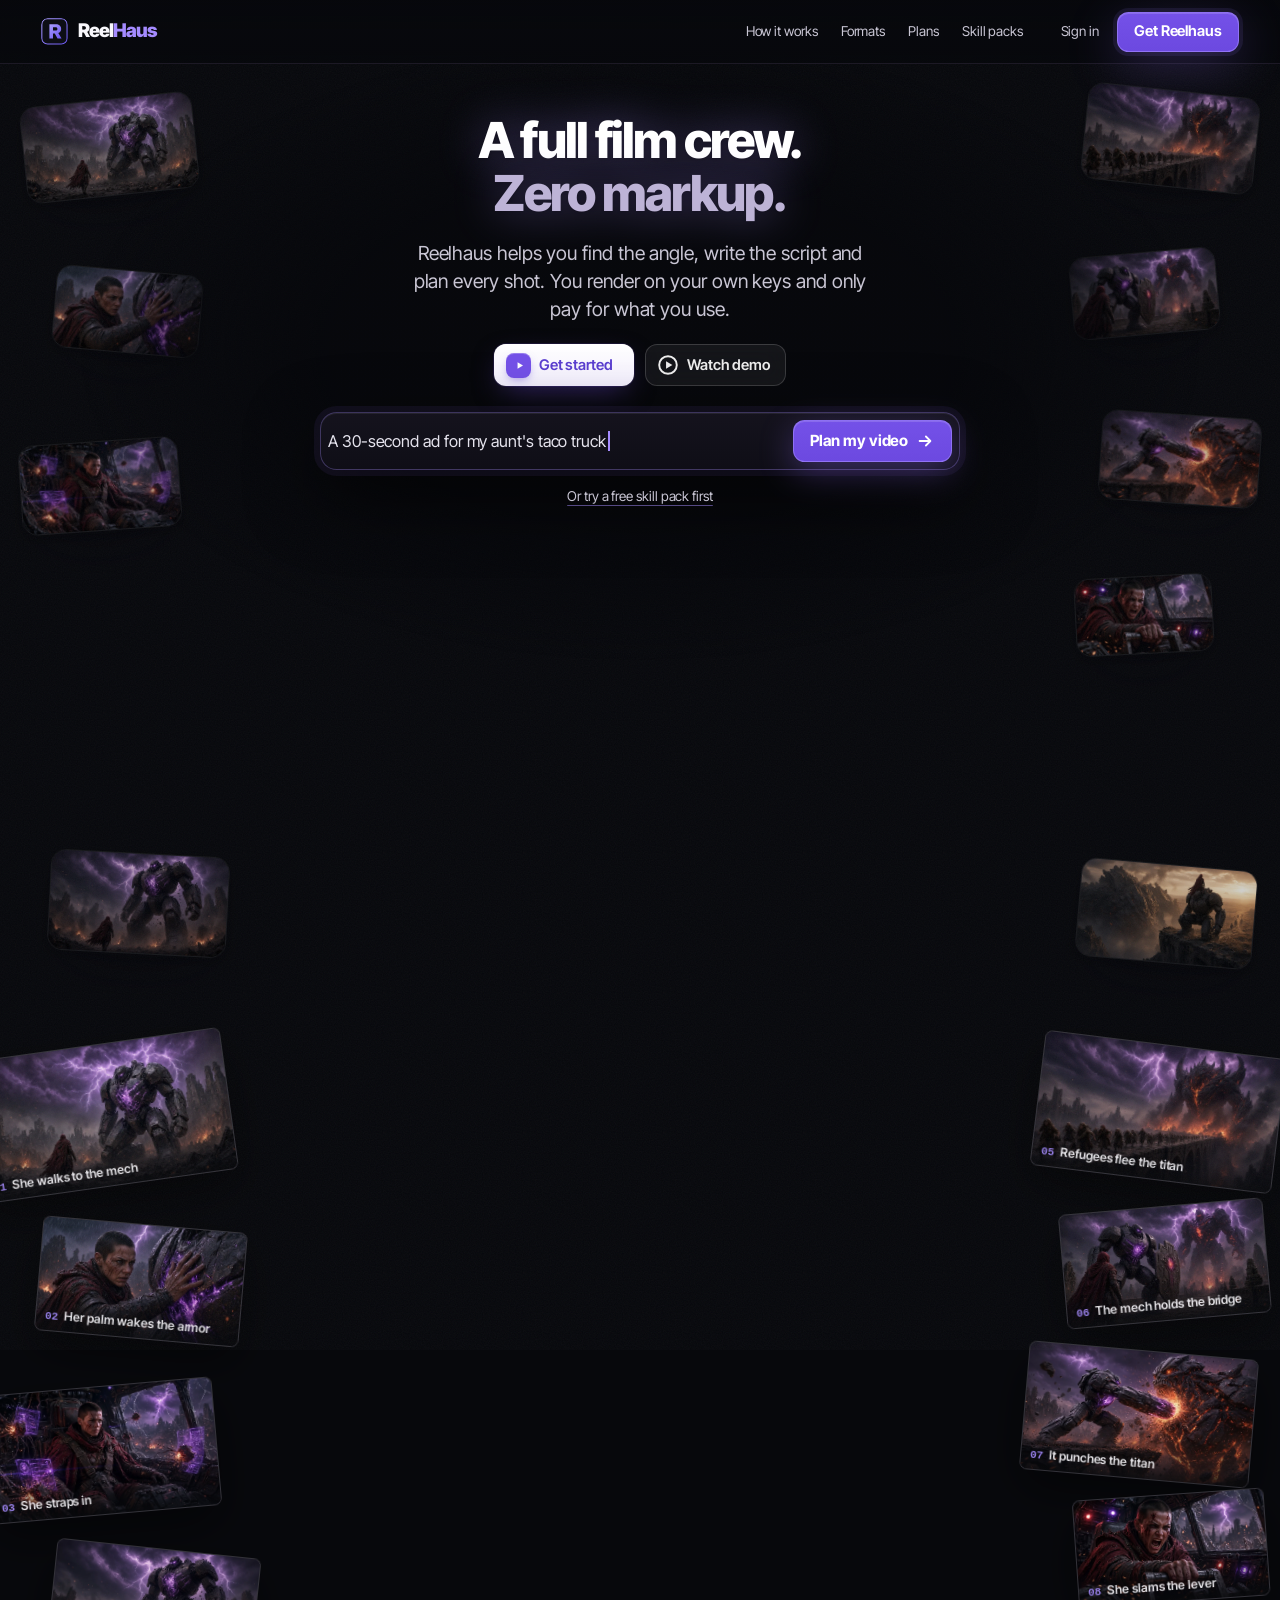
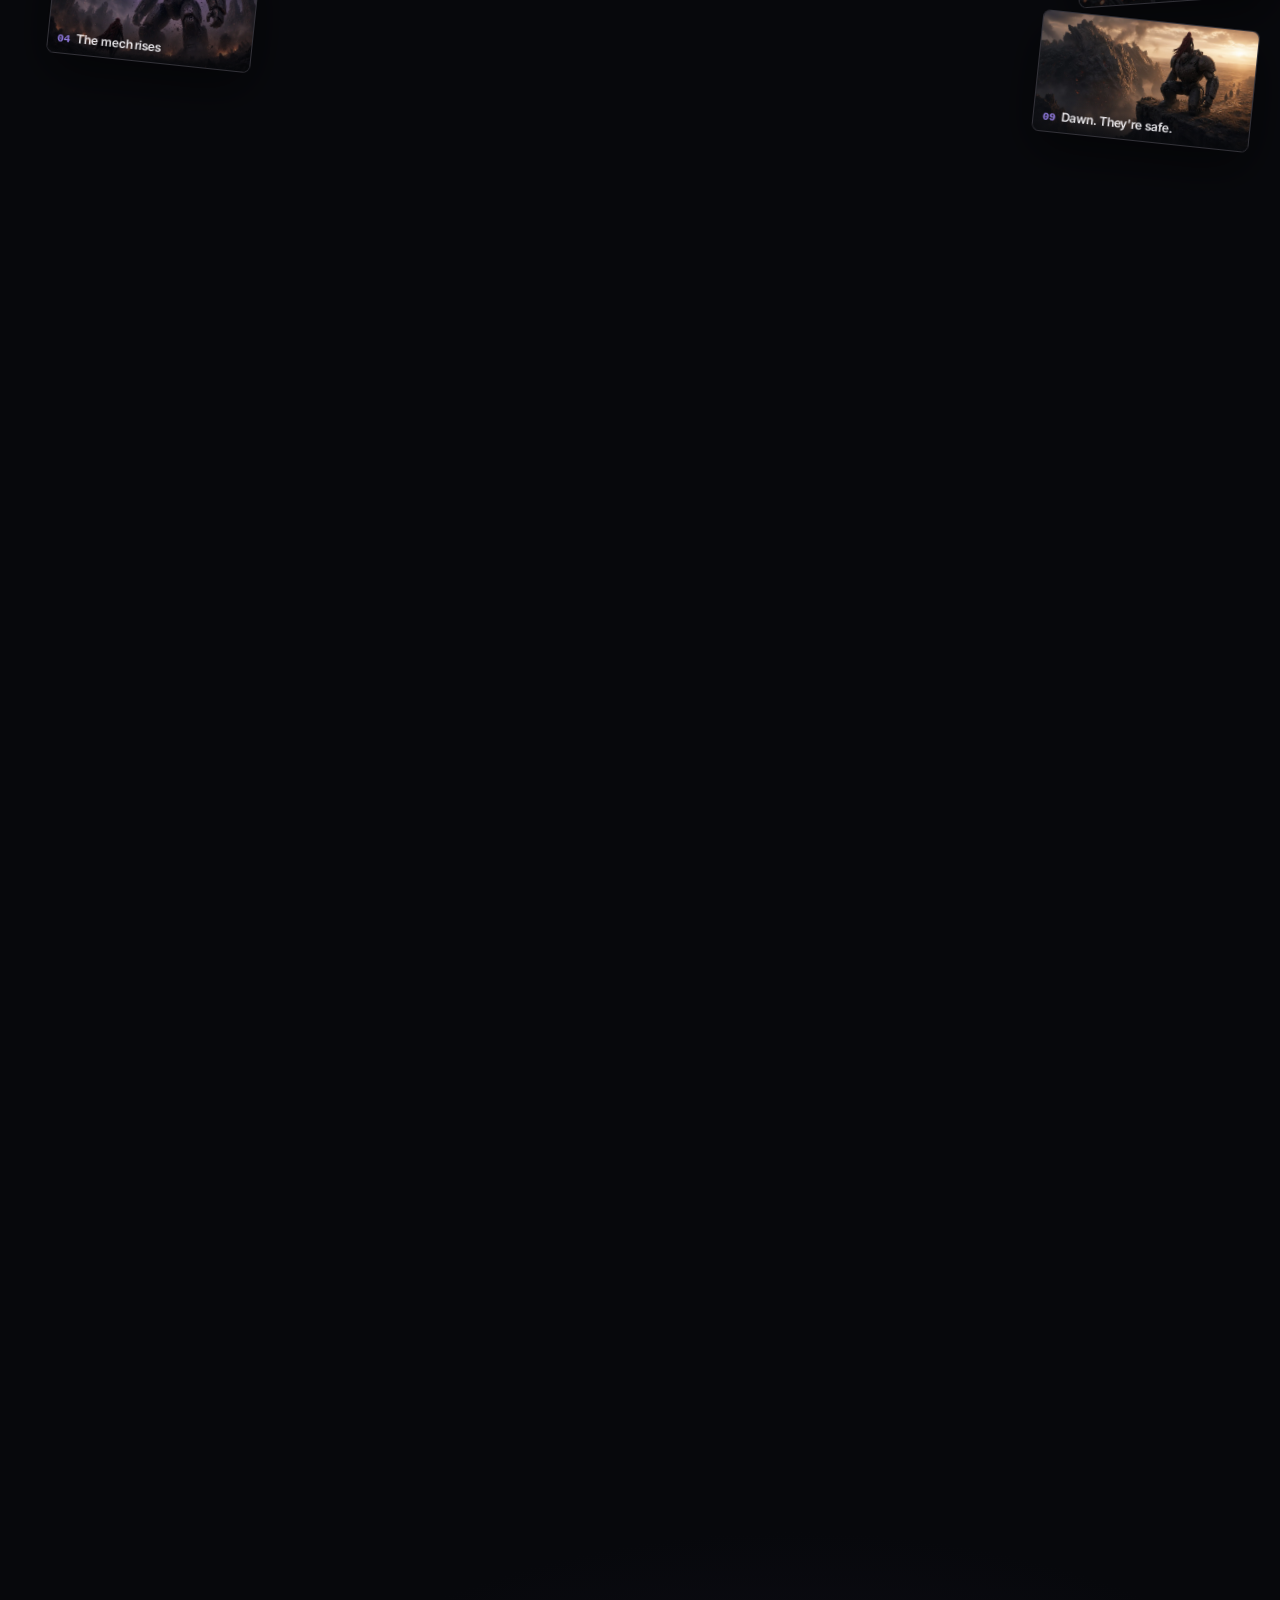
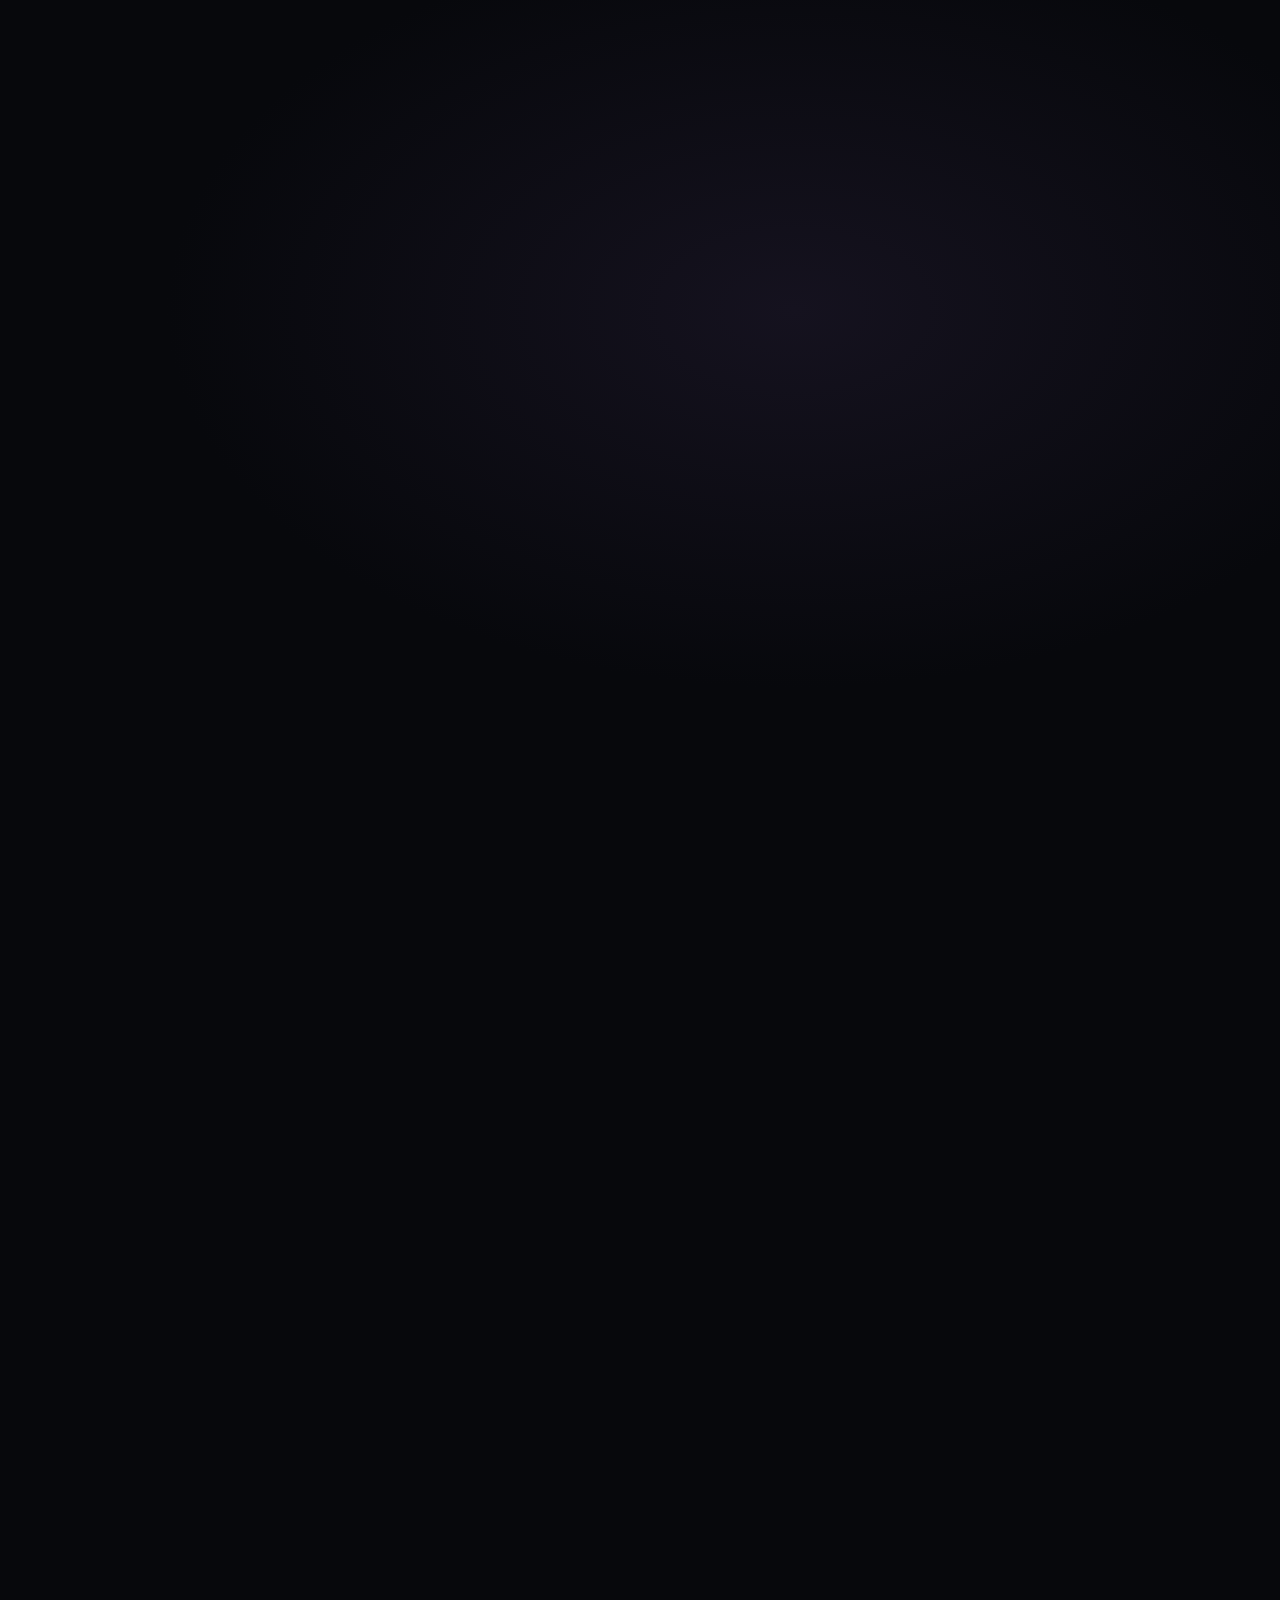
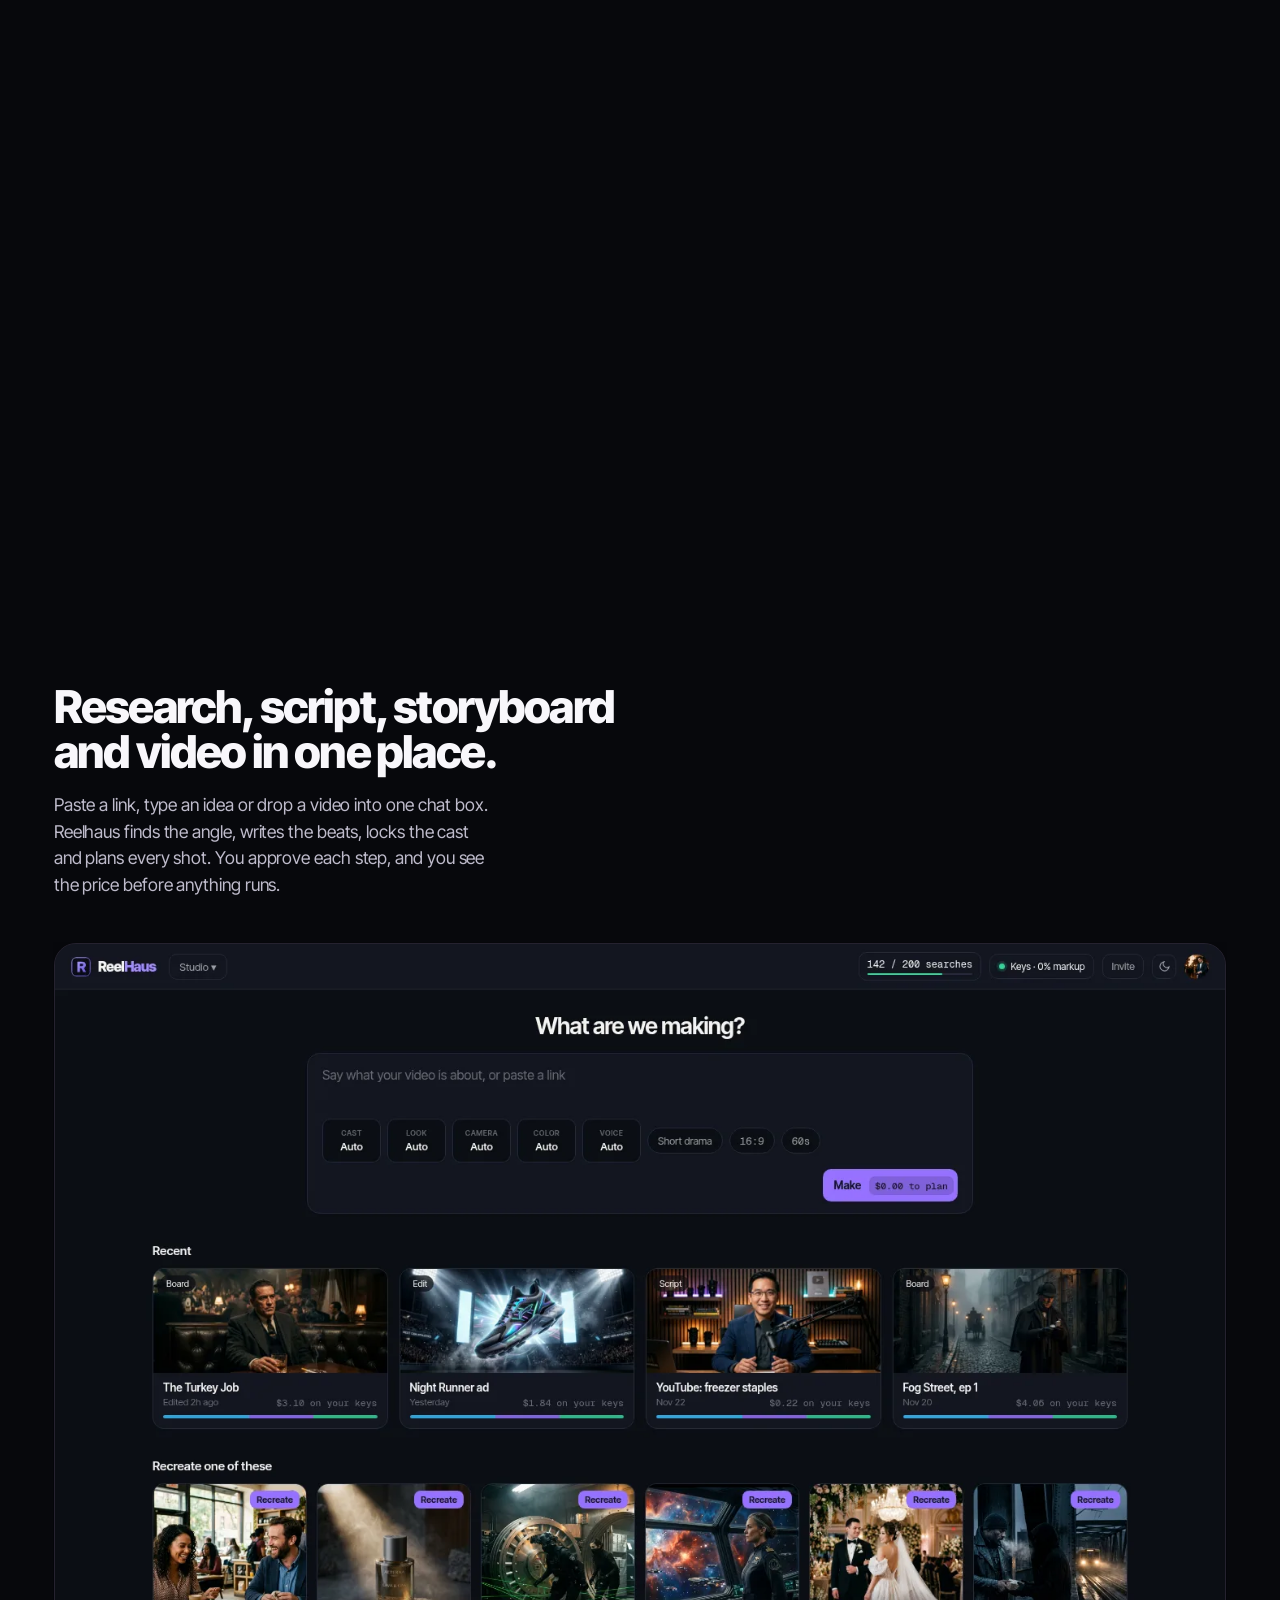
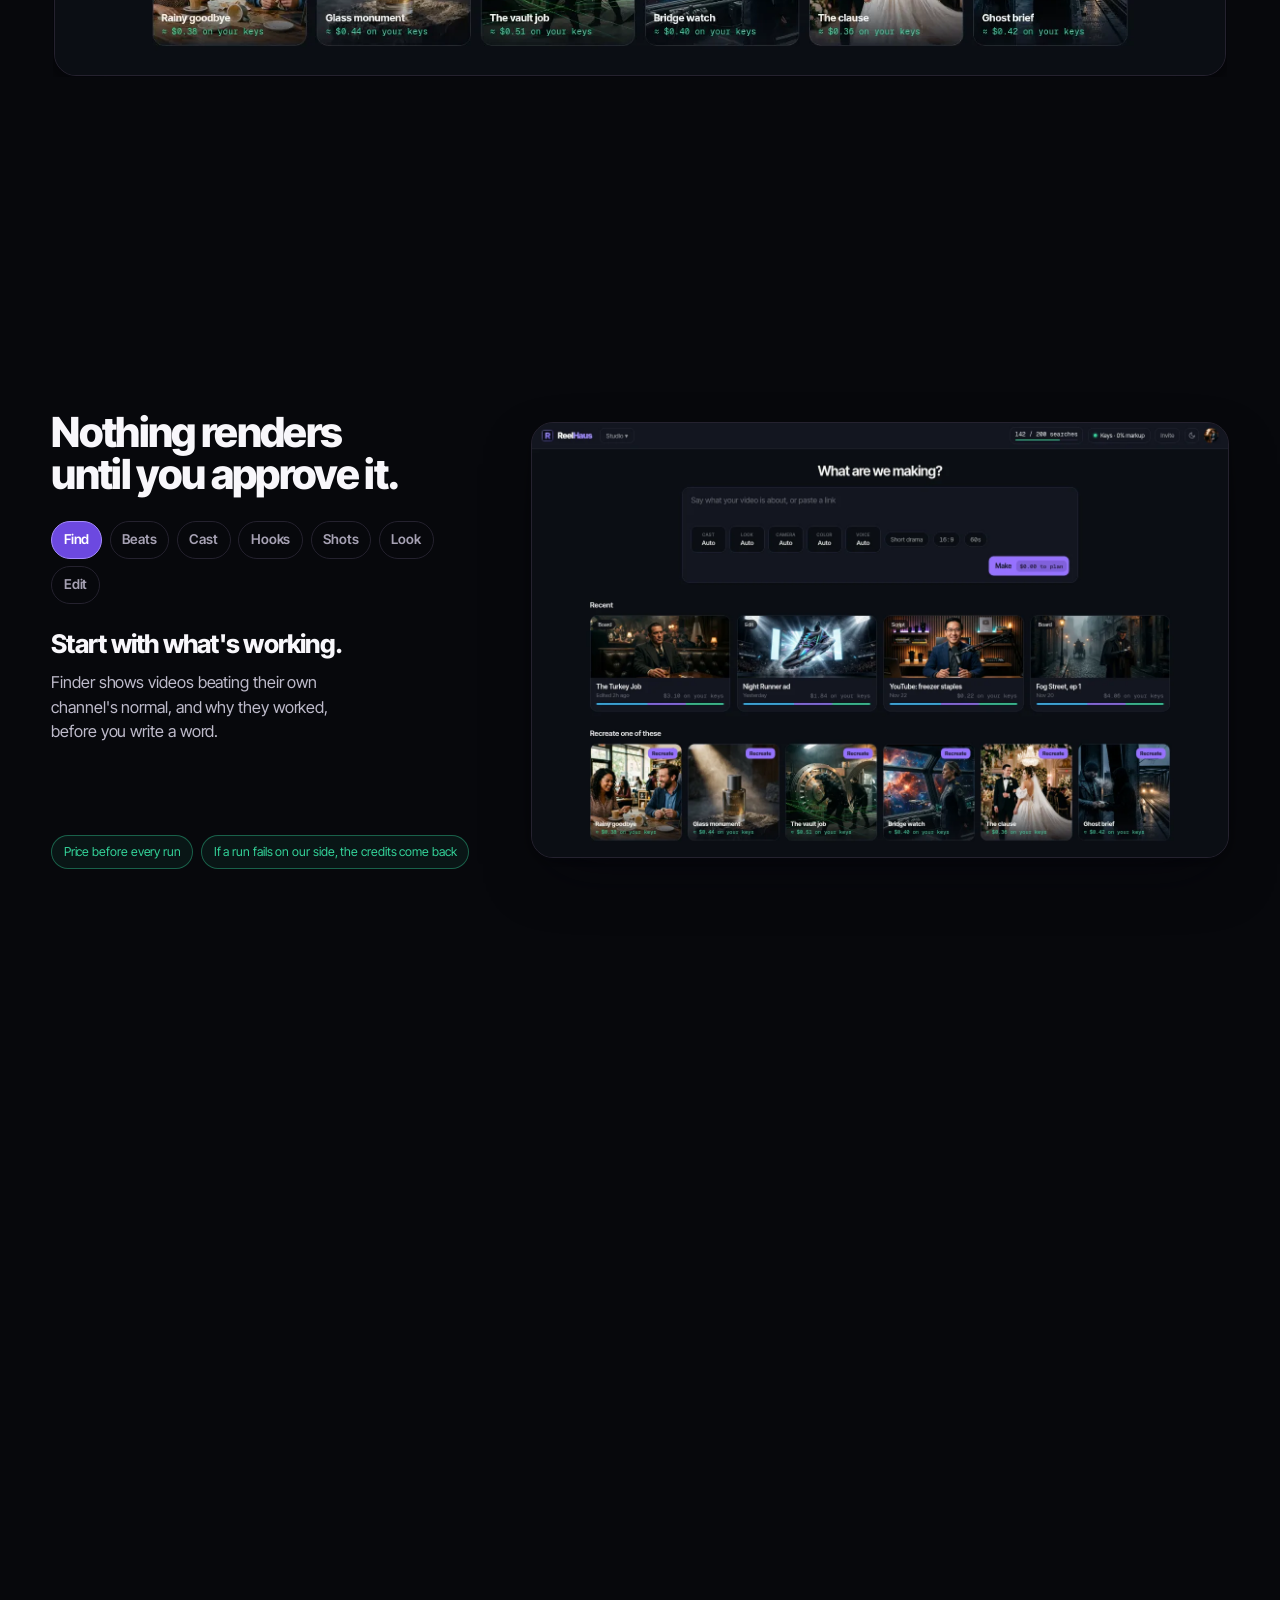
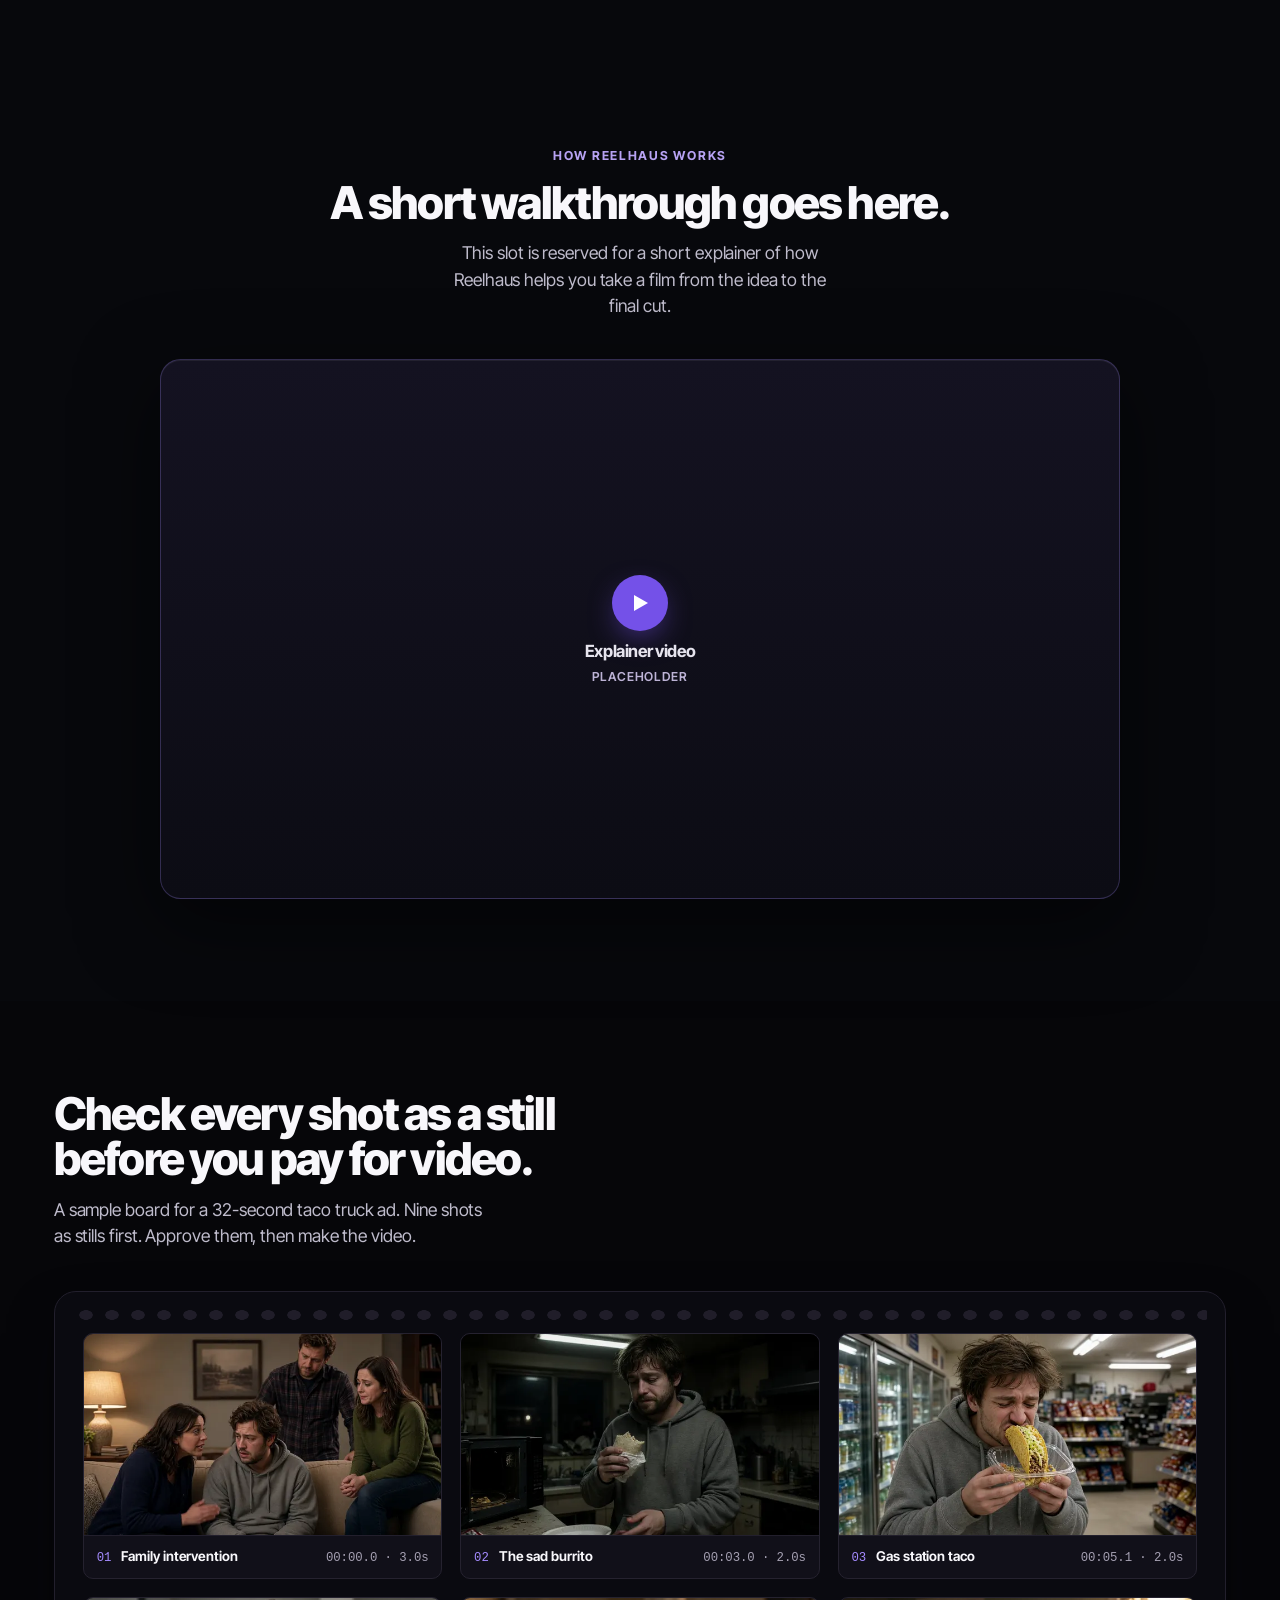
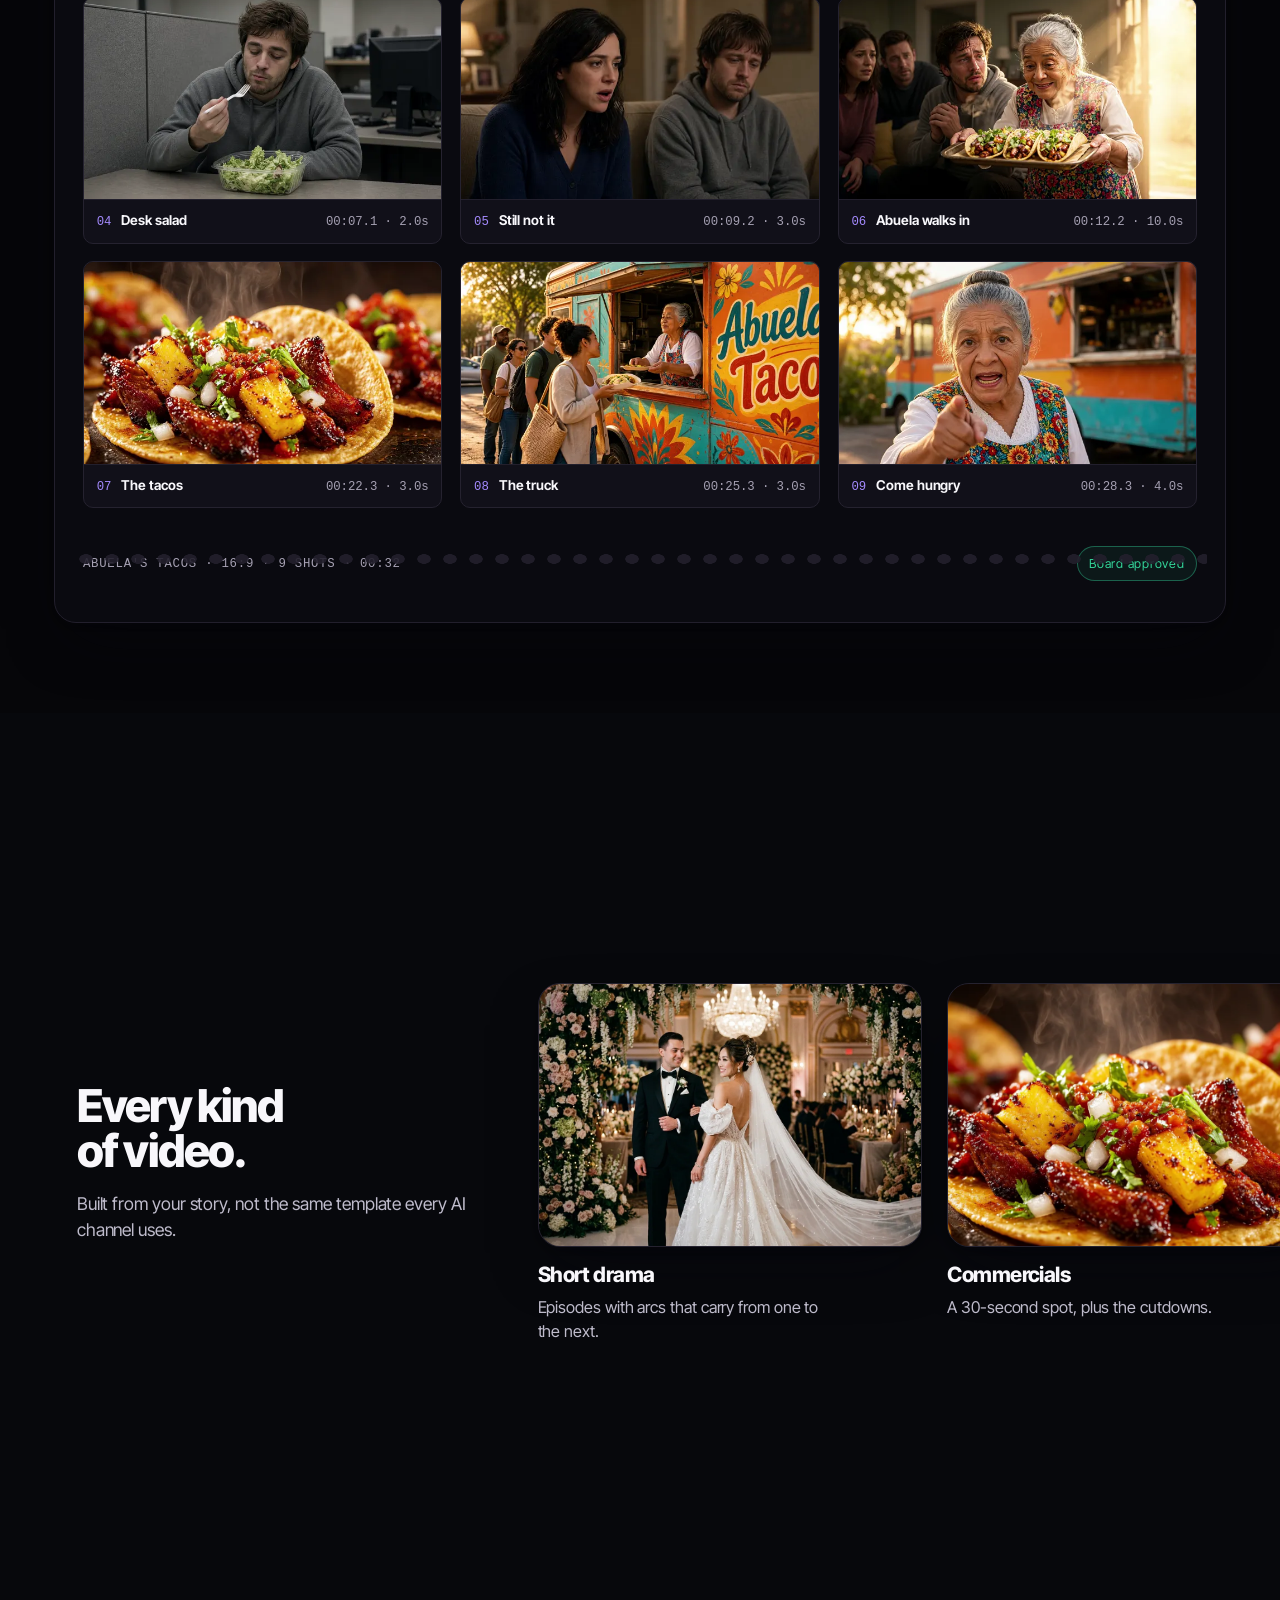
<file: classic.html>
<!doctype html>
<html lang="en">
<head>
<meta charset="utf-8">
<meta name="viewport" content="width=device-width, initial-scale=1, viewport-fit=cover">
<title>Reelhaus · Direct the video. Stop gambling on it.</title>
<meta name="description" content="Plan every shot as a still and see the price before anything renders. If a run fails on our side, the credits come back.">
<meta name="robots" content="noindex">
<link rel="icon" href="data:image/svg+xml,<svg xmlns='http://www.w3.org/2000/svg' viewBox='0 0 64 64'><defs><linearGradient id='rg' x1='0' y1='0' x2='1' y2='1'><stop offset='0' stop-color='%23a99cff'/><stop offset='1' stop-color='%236a55f0'/></linearGradient></defs><rect width='64' height='64' rx='15' fill='%230d0e15'/><rect x='2' y='2' width='60' height='60' rx='13' fill='none' stroke='url(%23rg)' stroke-width='2.5'/><path d='M20 15h15.5c7.5 0 12.5 4.3 12.5 11 0 4.8-2.6 8.3-6.8 9.9L49 49h-9.6l-6.6-12.2H28.6V49H20V15zm8.6 7.3v7.5h6.3c2.6 0 4.2-1.4 4.2-3.8s-1.6-3.7-4.2-3.7h-6.3z' fill='url(%23rg)'/></svg>">
<link rel="preload" href="site-v1/fonts/InterTight-var.woff2" as="font" type="font/woff2" crossorigin>
<link rel="stylesheet" href="site-v1/scrollcraft.css">
<link rel="stylesheet" href="site.css?v=1126r">
<link rel="preconnect" href="https://fonts.googleapis.com"><link rel="preconnect" href="https://fonts.gstatic.com" crossorigin><link href="https://fonts.googleapis.com/css2?family=Inter+Tight:wght@200;300;400;500;600;700;800;900&display=swap" rel="stylesheet"></head>
<body>

<a class="skip" href="#main">Skip to content</a>
<span data-sc-progress></span>
<div class="sc-grain" aria-hidden="true"></div>

<header class="bar" id="top">
  <a class="logo" href="#top" aria-label="ReelHaus home"><svg class="rmark" viewBox="0 0 64 64" aria-hidden="true"><defs><linearGradient id="rg" x1="0" y1="0" x2="1" y2="1"><stop offset="0" stop-color="#a99cff"/><stop offset="1" stop-color="#6a55f0"/></linearGradient></defs><rect width="64" height="64" rx="15" fill="#0d0e15"/><rect x="2" y="2" width="60" height="60" rx="13" fill="none" stroke="url(#rg)" stroke-width="2.5"/><path d="M20 15h15.5c7.5 0 12.5 4.3 12.5 11 0 4.8-2.6 8.3-6.8 9.9L49 49h-9.6l-6.6-12.2H28.6V49H20V15zm8.6 7.3v7.5h6.3c2.6 0 4.2-1.4 4.2-3.8s-1.6-3.7-4.2-3.7h-6.3z" fill="url(#rg)"/></svg><span class="wordmark">Reel<b>Haus</b></span></a>
  <nav class="bar__links" aria-label="Sections">
    <a href="#how">How it works</a>
    <a href="#formats">Formats</a>
    <a href="#plans">Plans</a>
    <a href="https://reelhaus.ai/front/skills/store">Skill packs</a>
  </nav>
  <div class="bar__right">
    <a class="bar__signin" href="https://reelhaus.ai/front/signin">Sign in</a>
    <a class="btn btn--primary" href="#plans">Get Reelhaus</a>
  </div>
</header>

<main id="main">

  <!-- 1 HERO: flow. Side stills sit in the frame, then the page moves straight into the board. Sizzle file kept for Watch demo. -->
  <section class="hero" data-sc-act="flow" data-sc-drift="#07080C" aria-label="Reelhaus">
    <div data-sc-stage class="hero__stage">
      <div class="hero__float" aria-hidden="true">
        <img class="fl fl1" data-sc-parallax="-0.18" src="site-v1/images/ironvow-1.webp" alt="A cloaked pilot walks to a dormant mech" width="1280" height="720">
        <img class="fl fl2" data-sc-parallax="-0.32" src="site-v1/images/ironvow-2.webp" alt="Her palm wakes the armor" width="1280" height="720">
        <img class="fl fl3" data-sc-parallax="-0.12" src="site-v1/images/ironvow-3.webp" alt="She straps into the cockpit" width="1280" height="720">
        <img class="fl fl4" data-sc-parallax="-0.26" src="site-v1/images/ironvow-4.webp" alt="The mech rises" width="1280" height="720">
        <img class="fl fl5" data-sc-parallax="-0.16" src="site-v1/images/ironvow-5.webp" alt="A lava titan appears as refugees flee across a bridge" width="1280" height="720">
        <img class="fl fl6" data-sc-parallax="-0.30" src="site-v1/images/ironvow-6.webp" alt="The mech plants itself on the bridge behind a shield" width="1280" height="720">
        <img class="fl fl7" data-sc-parallax="-0.22" src="site-v1/images/ironvow-7.webp" alt="The mech punches the titan" width="1280" height="720">
        <img class="fl fl8" data-sc-parallax="-0.14" src="site-v1/images/ironvow-8.webp" alt="She screams and slams the lever" width="1280" height="720">
        <img class="fl fl9" data-sc-parallax="-0.28" src="site-v1/images/ironvow-9.webp" alt="Dawn, and the refugees are safe" width="1280" height="720">
      </div>
      <div class="hero__scrim" aria-hidden="true"></div>
      <div class="hero__copy">
        <h1 class="hero__h1" style="font-weight:800 !important"><span class="hl">A full film crew.</span><span class="hl">Zero markup.</span></h1>
        <p class="hero__sub">Reelhaus helps you find the angle, write the script and plan every shot. You render on your own keys and only pay for what you use.</p>
        <div class="hero__acts">
          <a class="act act--go" href="#plans">
            <span class="act__tile" aria-hidden="true"><svg viewBox="0 0 16 16"><path fill="currentColor" d="M5.2 3.15v9.7L13.1 8 5.2 3.15z"/></svg></span>
            Get started
          </a>
          <button class="act act--watch" type="button" id="watchDemo">
            <span class="act__play" aria-hidden="true"><svg viewBox="0 0 16 16"><circle cx="8" cy="8" r="6.4" fill="none" stroke="currentColor" stroke-width="1.4"/><path fill="currentColor" d="M6.6 5.2v5.6L11.2 8z"/></svg></span>
            Watch demo
          </button>
        </div>
        <a class="chat" href="#plans" aria-label="Plan my video: see plans">
          <span class="chat__field"><span class="chat__text" data-typer>A 30-second ad for my aunt's taco truck</span><span class="chat__caret" aria-hidden="true"></span></span>
          <span class="chat__go">Plan my video <svg viewBox="0 0 20 20" aria-hidden="true"><path d="M4 10h11m-4-5 5 5-5 5" fill="none" stroke="currentColor" stroke-width="2" stroke-linecap="round" stroke-linejoin="round"/></svg></span>
        </a>
        <p class="hero__alt"><a href="https://reelhaus.ai/front/skills/store">Or try a free skill pack first</a></p>
      </div>
    </div>
  </section>


  <!-- 1b ASSEMBLE: stills at the sides lock into one storyboard row (Nov 26, add-only). -->
  <section class="assemble" id="board" aria-label="Put the story on the board">
    <div class="assemble__stage">
      <div class="assemble__shots" aria-hidden="true">
        <figure class="assemble__shot" data-i="0"><img src="site-v1/images/ironvow-1.webp" width="1280" height="720" alt="A cloaked pilot walks to a dormant mech"><figcaption><span class="mono">01</span> She walks to the mech</figcaption></figure>
        <figure class="assemble__shot" data-i="1"><img src="site-v1/images/ironvow-2.webp" width="1280" height="720" alt="Her palm wakes the armor"><figcaption><span class="mono">02</span> Her palm wakes the armor</figcaption></figure>
        <figure class="assemble__shot" data-i="2"><img src="site-v1/images/ironvow-3.webp" width="1280" height="720" alt="She straps into the cockpit"><figcaption><span class="mono">03</span> She straps in</figcaption></figure>
        <figure class="assemble__shot" data-i="3"><img src="site-v1/images/ironvow-4.webp" width="1280" height="720" alt="The mech rises"><figcaption><span class="mono">04</span> The mech rises</figcaption></figure>
        <figure class="assemble__shot" data-i="4"><img src="site-v1/images/ironvow-5.webp" width="1280" height="720" alt="A lava titan appears as refugees flee across a bridge"><figcaption><span class="mono">05</span> Refugees flee the titan</figcaption></figure>
        <figure class="assemble__shot" data-i="5"><img src="site-v1/images/ironvow-6.webp" width="1280" height="720" alt="The mech plants itself on the bridge behind a shield"><figcaption><span class="mono">06</span> The mech holds the bridge</figcaption></figure>
        <figure class="assemble__shot" data-i="6"><img src="site-v1/images/ironvow-7.webp" width="1280" height="720" alt="The mech punches the titan"><figcaption><span class="mono">07</span> It punches the titan</figcaption></figure>
        <figure class="assemble__shot" data-i="7"><img src="site-v1/images/ironvow-8.webp" width="1280" height="720" alt="She screams and slams the lever"><figcaption><span class="mono">08</span> She slams the lever</figcaption></figure>
        <figure class="assemble__shot" data-i="8"><img src="site-v1/images/ironvow-9.webp" width="1280" height="720" alt="Dawn, and the refugees are safe"><figcaption><span class="mono">09</span> Dawn. They're safe.</figcaption></figure>
      </div>
      <div class="assemble__arrive">
        <p class="assemble__kicker">A short action film</p>
        <h2>Put the story on the board.</h2>
      </div>
      <a class="assemble__jump" href="#how">See how it works ↓</a>
    </div>
  </section>

  <!-- 3 TENSION + TURN (the peak): pin. The receipt prints, then shreds. -->
  <section class="rc" data-sc-act="pin" data-sc-span="4.4" data-sc-drift="#0B0A12" aria-label="The easy way, and the other way">
    <div data-sc-stage class="rc__stage">
      <div class="rc__left" data-sc-cue="0 0.46 0">
        <h2 class="rc__h">What one video costs you today.</h2>
        <p class="rc__p">Five tabs, five logins, five invoices. A plan looks cheap until you count the takes you threw away.</p>
      </div>
      <div class="rc__turn">
        <p class="rc__or" data-sc-cue="0.50 0.68 0.05 0.06">Or.</p>
        <h2 class="rc__big" data-sc-cue="0.66 1 0.06 0.04">See every shot and its price<br>before you render.</h2>
      </div>
    </div>
  </section>

  <!-- 4 MEET: flow + reveal. The chat box itself. -->
  <section class="meet sc-section" data-sc-act="flow" data-sc-drift="#07080C" aria-label="Meet Reelhaus">
    <div class="sc-wrap meet__wrap">
      <div class="meet__copy" data-sc-in data-sc-stagger="70">
        <h2 class="h2">Research, script, storyboard<br>and video in one place.</h2>
        <p class="lead">Paste a link, type an idea or drop a video into one chat box. Reelhaus finds the angle, writes the beats, locks the cast and plans every shot. You approve each step, and you see the price before anything runs.</p>
      </div>
      <figure class="screen meet__screen" data-sc-reveal="up" data-sc-reveal-at="0.12 0.5">
        <img src="screens/screen-find.webp" width="1440" height="900" alt="The Reelhaus studio: a chat box that asks what are we making, with recent projects below">
      </figure>
    </div>
  </section>

  <!-- 5 SUBSTANCE: pin. One idea, seven steps, real screens. -->
  <section id="how" class="walk" data-sc-act="pin" data-sc-span="5.2" data-sc-drift="#07080C" aria-label="How it works">
    <div data-sc-stage class="walk__stage">
      <div class="walk__grid">
        <div class="walk__text">
          <h2 class="walk__title">Nothing renders<br>until you approve it.</h2>
          <ol class="walk__chips" role="list">
            <li data-i="0">Find</li><li data-i="1">Beats</li><li data-i="2">Cast</li><li data-i="3">Hooks</li><li data-i="4">Shots</li><li data-i="5">Look</li><li data-i="6">Edit</li>
          </ol>
          <div class="walk__steps">
            <div class="step" data-i="0"><h3>Start with what's working.</h3><p>Finder shows videos beating their own channel's normal, and why they worked, before you write a word.</p></div>
            <div class="step" data-i="1"><h3>Get a beat sheet.</h3><p>Hook, setup, turns, payoff. Every beat timed. Rewrite any line in one tap.</p></div>
            <div class="step" data-i="2"><h3>Same face. Every shot.</h3><p>Character sheets lock the cast in four angles, so nobody drifts between takes.</p></div>
            <div class="step" data-i="3"><h3>Pick the hook.</h3><p>See the story spine, then choose from graded hooks before a single frame is paid for.</p></div>
            <div class="step" data-i="4"><h3>Stills first. Video after.</h3><p>Reelhaus writes the framing, camera move and what to avoid. You check it on a still, not on an expensive clip.</p></div>
            <div class="step" data-i="5"><h3>Pick a look. Keep it.</h3><p>From 35mm window light to neon noir. Every shot keeps the same look, so the video matches from start to finish.</p></div>
            <div class="step" data-i="6"><h3>Say what to change.</h3><p>"Tighten the pauses. Swap shot four." Preview the change, then apply it.</p></div>
          </div>
          <p class="walk__foot"><span class="pill pill--em">Price before every run</span><span class="pill pill--em">If a run fails on our side, the credits come back</span></p>
        </div>
        <div class="walk__screens screen" aria-live="polite">
          <img data-i="0" src="screens/screen-find.webp" width="1440" height="900" alt="Finder in the Reelhaus studio">
          <img data-i="1" src="screens/screen-beats.webp" width="1440" height="900" alt="Beat cards with a hook rewrite panel" loading="lazy">
          <img data-i="2" src="screens/screen-cast.webp" width="1440" height="900" alt="A character sheet with front, three quarter, profile and expression angles" loading="lazy">
          <img data-i="3" src="screens/screen-spine.webp" width="1440" height="900" alt="The director planning a story: facts checked, hook written, cast picked" loading="lazy">
          <img data-i="4" src="screens/screen-shots.webp" width="1440" height="900" alt="A storyboard of shot cards with camera notes" loading="lazy">
          <img data-i="5" src="screens/screen-looks.webp" width="1440" height="900" alt="The look library with film looks to apply to a project" loading="lazy">
          <img data-i="6" src="screens/screen-edit.webp" width="1440" height="900" alt="The editor with a chat pane proposing changes on the timeline" loading="lazy">
        </div>
      </div>
    </div>
  </section>


  <!-- 5c EXPLAINER SLOT: reserved for a later Harmon-style explainer. Video files kept on disk; not placed here. -->
  <section class="explainer sc-section" id="explainer" data-sc-act="flow" data-sc-drift="#07080C" aria-label="Explainer video">
    <div class="sc-wrap explainer__inner">
      <p class="explainer__kicker">How Reelhaus works</p>
      <h2 class="h2">A short walkthrough goes here.</h2>
      <p class="lead">This slot is reserved for a short explainer of how Reelhaus helps you take a film from the idea to the final cut.</p>
      <div class="explainer__frame" role="img" aria-label="Placeholder for the explainer video">
        <span class="explainer__mark" aria-hidden="true"></span>
        <span class="explainer__label">Explainer video</span>
        <span class="explainer__soon">Placeholder</span>
      </div>
    </div>
  </section>

  <!-- 5b STORYBOARD SNAP: flow. A real board, as a film contact sheet. -->
  <section class="snap sc-section" data-sc-act="flow" data-sc-drift="#060609" aria-label="A real storyboard">
    <div class="sc-wrap">
      <div class="snap__head" data-sc-in data-sc-stagger="70">
        <h2 class="h2">Check every shot as a still<br>before you pay for video.</h2>
        <p class="lead">A sample board for a 32-second taco truck ad. Nine shots as stills first. Approve them, then make the video.</p>
      </div>
      <div class="sheet">
        <div class="sheet__rail sheet__rail--top" aria-hidden="true"></div>
        <div class="sheet__grid" data-sc-in data-sc-stagger="55">
          <figure class="frame" style="--k:0"><img data-media-board="0" src="site-v1/images/board-1.webp" width="640" height="363" alt="Shot 1: Family intervention" loading="lazy"><figcaption><span class="mono">01</span><b>Family intervention</b><span class="mono tc">00:00.0 · 3.0s</span></figcaption></figure>
          <figure class="frame" style="--k:1"><img data-media-board="1" src="site-v1/images/board-2.webp" width="640" height="363" alt="Shot 2: The sad burrito" loading="lazy"><figcaption><span class="mono">02</span><b>The sad burrito</b><span class="mono tc">00:03.0 · 2.0s</span></figcaption></figure>
          <figure class="frame" style="--k:2"><img data-media-board="2" src="site-v1/images/board-3.webp" width="640" height="363" alt="Shot 3: Gas station taco" loading="lazy"><figcaption><span class="mono">03</span><b>Gas station taco</b><span class="mono tc">00:05.1 · 2.0s</span></figcaption></figure>
          <figure class="frame" style="--k:3"><img data-media-board="3" src="site-v1/images/board-4.webp" width="640" height="363" alt="Shot 4: Desk salad" loading="lazy"><figcaption><span class="mono">04</span><b>Desk salad</b><span class="mono tc">00:07.1 · 2.0s</span></figcaption></figure>
          <figure class="frame" style="--k:4"><img data-media-board="4" src="site-v1/images/board-5.webp" width="640" height="363" alt="Shot 5: Still not it" loading="lazy"><figcaption><span class="mono">05</span><b>Still not it</b><span class="mono tc">00:09.2 · 3.0s</span></figcaption></figure>
          <figure class="frame" style="--k:5"><img data-media-board="5" src="site-v1/images/board-6.webp" width="640" height="363" alt="Shot 6: Abuela walks in" loading="lazy"><figcaption><span class="mono">06</span><b>Abuela walks in</b><span class="mono tc">00:12.2 · 10.0s</span></figcaption></figure>
          <figure class="frame" style="--k:6"><img data-media-board="6" src="site-v1/images/board-7.webp" width="640" height="363" alt="Shot 7: The tacos" loading="lazy"><figcaption><span class="mono">07</span><b>The tacos</b><span class="mono tc">00:22.3 · 3.0s</span></figcaption></figure>
          <figure class="frame" style="--k:7"><img data-media-board="7" src="site-v1/images/board-8.webp" width="640" height="363" alt="Shot 8: The truck" loading="lazy"><figcaption><span class="mono">08</span><b>The truck</b><span class="mono tc">00:25.3 · 3.0s</span></figcaption></figure>
          <figure class="frame" style="--k:8"><img data-media-board="8" src="site-v1/images/board-9.webp" width="640" height="363" alt="Shot 9: Come hungry" loading="lazy"><figcaption><span class="mono">09</span><b>Come hungry</b><span class="mono tc">00:28.3 · 4.0s</span></figcaption></figure>
        </div>
        <div class="sheet__rail sheet__rail--bot" aria-hidden="true"></div>
        <p class="sheet__meta"><span class="mono">ABUELA'S TACOS · 16:9 · 9 SHOTS · 00:32</span><span class="pill pill--em">Board approved</span></p>
      </div>
    </div>
  </section>

  <!-- 6 RANGE: pan. Every format, sideways. -->
  <section id="formats" class="range" data-sc-act="pan" data-sc-span="3.6" data-sc-drift="#0D0C15" aria-label="Formats">
    <div data-sc-stage class="range__stage">
      <div class="rail" data-sc-pan="0.04">
        <div class="rail__lead">
          <h2 class="h2">Every kind<br>of video.</h2>
          <p class="lead">Built from your story, not the same template every AI channel uses.</p>
        </div>
        <article class="card"><figure><img src="site-v1/images/still-drama.webp" width="1100" height="821" alt="A wedding scene from a short drama" loading="lazy"></figure><h3>Short drama</h3><p>Episodes with arcs that carry from one to the next.</p></article>
        <article class="card"><figure><img src="site-v1/images/still-tacos.webp" width="1100" height="619" alt="Tacos on a plate from a taco truck commercial" loading="lazy"></figure><h3>Commercials</h3><p>A 30-second spot, plus the cutdowns.</p></article>
        <article class="card"><figure><img src="screens/screen-remake.webp" width="1440" height="900" alt="Remake lab showing why an ad works, cut by cut" loading="lazy"></figure><h3>Remake</h3><p>Paste a video you love. Get your version, not a copy.</p></article>
        <article class="card"><figure><img src="screens/screen-longform.webp" width="1440" height="900" alt="A long-form YouTube script with chapters" loading="lazy"></figure><h3>Long-form YouTube</h3><p>Chapters, hooks and fact checks for the ten-minute video.</p></article>
        <article class="card"><figure><img src="screens/screen-parody.webp" width="1440" height="900" alt="A parody news script" loading="lazy"></figure><h3>Parody news</h3><p>Turn a weird headline into a sketch people share.</p></article>
        <article class="card"><figure><img src="site-v1/images/still-ready.webp" width="600" height="1066" alt="A frame from Ready, an animated short" loading="lazy" class="tall"></figure><h3>Faceless stories</h3><p>Animated shorts with no face and no camera.</p></article>
      </div>
    </div>
  </section>

  <!-- 7 TRUST: flow with reveals. Things that are yours. -->
  <section class="trust sc-section" data-sc-act="flow" data-sc-drift="#07080C" aria-label="Why it holds up">
    <div class="sc-wrap">
      <div class="tr tr--wide">
        <figure class="screen" data-sc-reveal="left" data-sc-reveal-at="0.1 0.45"><img src="screens/screen-gigs.webp" width="1440" height="900" alt="Jobs tab listing paid video gigs with a make a pitch sample button" loading="lazy"></figure>
        <div class="tr__copy" data-sc-in data-sc-stagger="60">
          <h2 class="h2">Find paid video gigs<br>inside the studio.</h2>
          <p class="lead">Jobs finds paid video gigs, weighs the pay against your time and drafts the pitch. One tap builds a sample. You decide what to send.</p>
        </div>
      </div>
      <div class="tr tr--pair">
        <div class="tr__cell" data-sc-in data-sc-stagger="60">
          <figure class="screen"><img src="screens/screen-record.webp" width="1440" height="900" alt="A project checklist that records each step of the work" loading="lazy"></figure>
          <h3 class="h3">A record that a person made it.</h3>
          <p class="body">Every project keeps a record of your choices, in your words: the idea, the beats, the picks. It shows a person directed it. It's a record, not a promise about any platform.</p>
        </div>
        <div class="tr__cell" data-sc-in data-sc-stagger="60">
          <figure class="screen"><img src="screens/screen-keys.webp" width="1440" height="900" alt="The keys screen where you connect your own AI model accounts" loading="lazy"></figure>
          <h3 class="h3">Your keys. No markup.</h3>
          <p class="body">Connect your own model accounts and pay the provider's price for every picture and clip. Working in Claude or Cursor? Connect over MCP and use the same tools from there.</p>
        </div>
      </div>
    </div>
  </section>

  <!-- 8 PLANS: flow. -->
  <section id="plans" class="plans sc-section" data-sc-act="flow" data-sc-drift="#07080C" aria-label="Plans">
    <div class="sc-wrap">
      <div class="plans__head" data-sc-in>
        <h2 class="h2">Every tool on every plan.</h2>
        <p class="lead">Plans differ in how much is included, never in what you can use. Past your allowance you pay per use. You see the price first. If a run fails on our side, the credits come back.</p>
      </div>
      <div class="plans__grid" data-sc-in data-sc-stagger="70">
        <article class="plan">
          <h3>Starter</h3>
          <p class="plan__price"><b>$29</b><span>/ month</span></p>
          <ul><li><b>40</b> Finder searches</li><li><b>2</b> full scripts</li><li><b>2</b> storyboards</li></ul>
          <a class="btn btn--ghost btn--block" href="https://whop.com/checkout/plan_vIGeO5fbLDedA">Get Starter</a>
          <a class="plan__yr" href="https://whop.com/checkout/plan_IWw9tBwpGFD9Z">Or yearly, <span class="mono">$290</span> (save $58, 2 months)</a>
        </article>
        <article class="plan plan--hero">
          <p class="plan__tag">Our pick</p>
          <h3>Studio</h3>
          <p class="plan__price"><b>$99</b><span>/ month</span></p>
          <ul><li><b>150</b> Finder searches</li><li><b>8</b> full scripts</li><li><b>8</b> storyboards</li><li>Starter skill packs included</li><li>Priority lane</li></ul>
          <a class="btn btn--primary btn--block btn--lg" href="https://whop.com/checkout/plan_9DZ0OADZL1bAc">Get Studio</a>
          <a class="plan__yr" href="https://whop.com/checkout/plan_Pr12zNX5p3GUt">Or yearly, <span class="mono">$990</span> (save $198, 2 months)</a>
        </article>
        <article class="plan">
          <h3>Agency</h3>
          <p class="plan__price"><b>$299</b><span>/ month</span></p>
          <ul><li><b>400</b> Finder searches</li><li><b>24</b> full scripts</li><li><b>24</b> storyboards</li><li>3 seats</li></ul>
          <a class="btn btn--ghost btn--block" href="https://whop.com/checkout/plan_gIcehut7rWfQ9">Get Agency</a>
          <a class="plan__yr" href="https://whop.com/checkout/plan_ZNGIC8xR3PT9p">Or yearly, <span class="mono">$2,490</span> (save $1,098)</a>
        </article>
      </div>
      <p class="plans__refund" data-sc-in>Full refund within 7 days if you haven't launched a single project. No fees.</p>
      <ul class="plans__rules" data-sc-in>
        <li>Price shown before every run</li><li>If a run fails on our side, the credits come back</li><li>Pictures and clips on your own keys, at cost</li><li>Yearly: save 2 months or more</li>
      </ul>
      <div class="packs" data-sc-in>
        <div><h3 class="h3">Not ready for a plan?</h3><p class="body">Start with one of 8 free skill packs, or buy packs on their own.</p></div>
        <div class="packs__btns">
          <a class="btn btn--ghost" href="https://reelhaus.ai/front/skills/store">Free packs</a>
          <a class="btn btn--ghost" href="https://reelhaus.ai/front/signin?next=%2Ffront%2Fskills%2Fstore%3Fbuy%3Dplan_TzGAuTzg2yeJb"><span class="mono">$19</span> one</a>
          <a class="btn btn--ghost" href="https://reelhaus.ai/front/signin?next=%2Ffront%2Fskills%2Fstore%3Fbuy%3Dplan_JgBYwVB54GbS7"><span class="mono">$49</span> any 3</a>
          <a class="btn btn--ghost" href="https://reelhaus.ai/front/signin?next=%2Ffront%2Fskills%2Fstore%3Fbuy%3Dplan_0RKFAhI7bTE6O"><span class="mono">$79</span> any 5</a>
        </div>
      </div>
    </div>
  </section>

  <!-- LEARN MORE (Nov 26, add-only): four audience pages, built in /workspace/launch-pages/. -->
  <section id="learn" class="learn sc-section" data-sc-act="flow" data-sc-drift="#07080C" aria-label="Learn more">
    <div class="sc-wrap">
      <div class="learn__head" data-sc-in>
        <h2 class="h2">Learn more.</h2>
        <p class="lead">Pick the one that sounds like you.</p>
      </div>
      <div class="learn__grid" data-sc-in data-sc-stagger="70">
        <a class="learn__card" href="for-ideas/">
          <img src="site-v1/images/still-tacos.webp" alt="" width="640" height="400" loading="lazy">
          <div><p class="learn__who">For people with an idea</p><h3>You don't need a fortune to see your vision</h3><span class="learn__go">Learn more &rarr;</span></div>
        </a>
        <a class="learn__card" href="for-recreate/">
          <img src="site-v1/images/still-reaper.webp" alt="" width="640" height="400" loading="lazy">
          <div><p class="learn__who">For people who saw something online</p><h3>Duplicate anything you saw, step by step</h3><span class="learn__go">Learn more &rarr;</span></div>
        </a>
        <a class="learn__card" href="for-stories/">
          <img src="site-v1/images/still-drama.webp" alt="" width="640" height="400" loading="lazy">
          <div><p class="learn__who">For people with a story to tell</p><h3>Your story, told your way</h3><span class="learn__go">Learn more &rarr;</span></div>
        </a>
        <a class="learn__card" href="for-pros/">
          <img src="site-v1/images/still-motorcade.webp" alt="" width="640" height="400" loading="lazy">
          <div><p class="learn__who">For working video pros</p><h3>Same output, a fraction of the time</h3><span class="learn__go">Learn more &rarr;</span></div>
        </a>
      </div>
    </div>
  </section>

  <!-- 9 CLOSE: pin, holds. -->
  <section class="close" data-sc-act="pin" data-sc-span="1.3" data-sc-drift="#07080C" aria-label="Start">
    <div data-sc-stage class="close__stage">
      <img class="close__bg" src="site-v1/images/still-reaper.webp" alt="" width="768" height="1376" data-sc-parallax="-0.08">
      <div class="close__scrim" aria-hidden="true"></div>
      <div class="close__inner">
        <h2 class="close__h" data-sc-cue="0.02">Stop paying for clips<br>you can't use.</h2>
        <div class="close__ctas" data-sc-cue="0.02" data-sc-rise="0">
          <a class="btn btn--primary btn--lg" href="https://whop.com/checkout/plan_9DZ0OADZL1bAc">Start with Studio</a>
          <a class="btn btn--ghost btn--lg" href="https://reelhaus.ai/front/skills/store">Try a free pack</a>
        </div>
      </div>
      <footer class="foot">
        <a class="logo logo--sm" href="#top" aria-label="ReelHaus home"><svg class="rmark" viewBox="0 0 64 64" aria-hidden="true"><defs><linearGradient id="rg2" x1="0" y1="0" x2="1" y2="1"><stop offset="0" stop-color="#a99cff"/><stop offset="1" stop-color="#6a55f0"/></linearGradient></defs><rect width="64" height="64" rx="15" fill="#0d0e15"/><rect x="2" y="2" width="60" height="60" rx="13" fill="none" stroke="url(#rg2)" stroke-width="2.5"/><path d="M20 15h15.5c7.5 0 12.5 4.3 12.5 11 0 4.8-2.6 8.3-6.8 9.9L49 49h-9.6l-6.6-12.2H28.6V49H20V15zm8.6 7.3v7.5h6.3c2.6 0 4.2-1.4 4.2-3.8s-1.6-3.7-4.2-3.7h-6.3z" fill="url(#rg2)"/></svg><span class="wordmark">Reel<b>Haus</b></span></a>
        <nav aria-label="Footer"><a href="https://reelhaus.ai/front/signin">Sign in</a><a href="https://reelhaus.ai/front/skills/store">Skill packs</a><a href="https://reelhaus.ai/front/legal">Terms and privacy</a></nav>
        <p>Billing through Whop.</p>
      </footer>
    </div>
  </section>

</main>


<div class="demo" id="demoModal" hidden>
  <div class="demo__back" data-demo-close></div>
  <div class="demo__box" role="dialog" aria-modal="true" aria-labelledby="demo-title">
    <div class="demo__bar">
      <p id="demo-title">Reelhaus demo</p>
      <button class="demo__x" type="button" aria-label="Close" data-demo-close>&times;</button>
    </div>
    <video id="demoVideo" controls playsinline preload="metadata"></video>
  </div>
</div>

<script src="site-v1/scrollcraft.js"></script>
<script src="site.js"></script>
</body>
</html>
</file>
<file: home.css>
@font-face{font-family:IT;src:url(cg/it-font.woff2) format('woff2');font-display:swap}*{box-sizing:border-box}html{scroll-behavior:smooth;scroll-padding-top:24px}body{margin:0;background:#0b0e14;color:#f5f3ee;font:17px IT,Arial,sans-serif}a,button,select{color:inherit;font:inherit}a{text-decoration:none}button,select{cursor:pointer}button,a.btn,select{background:#181d25;border:1px solid #ffffff24;border-radius:10px;padding:11px 16px}button:hover,.btn:hover,select:hover{border-color:#ffffff80}button:focus-visible,a:focus-visible,select:focus-visible{outline:3px solid #A58BFF;outline-offset:3px}.cta{background:#7451E8!important;color:#fff;border:0!important;font-weight:700}.cta:hover{background:#8466f0!important}.mono,small{font:12px/1.55 ui-monospace,monospace;letter-spacing:.03em}.sale,nav,.toolbar,.actions,.crumb{display:flex;align-items:center;gap:15px}.sale{background:#14111f;justify-content:center;padding:7px;font-size:13px}.sale b{color:#BDB3D6}nav{height:66px;justify-content:space-between;padding:0 5vw;border-bottom:1px solid #ffffff19}.brand{font-weight:750;letter-spacing:-.065em;font-size:32px}.links{display:flex;align-items:center;gap:25px;font-size:14px}.wrap{max-width:1260px;padding:0 4vw;margin:auto}.hero{position:relative;isolation:isolate;min-height:590px;height:72vh;max-height:840px;display:flex;align-items:end;background:#101216;overflow:hidden}.hero>img{position:absolute;inset:0;width:100%;height:100%;object-fit:cover;z-index:-2;transform:scale(var(--scale,1.01));object-position:65% 44%}.hero:after{content:'';position:absolute;inset:0;z-index:-1;background:linear-gradient(90deg,#090a0cdc 0%,#090a0c66 55%,transparent),linear-gradient(0deg,#0b0e14,transparent 53%)}.heroCopy{width:100%;padding:7vh 5vw 5vh}.hero h1{font-size:clamp(50px,6.2vw,94px);line-height:.98;letter-spacing:-.055em;max-width:780px;margin:18px 0}.hero p,.sub{max-width:570px;line-height:1.5;color:#dad9d5}.actions{flex-wrap:wrap}.hero .actions{margin:24px 0}.filmctl{display:flex;align-items:center;gap:16px;font-size:14px}.filmctl button{border-radius:30px;background:#0007}.hero progress{accent-color:#A58BFF;width:min(25vw,320px);height:3px}.formats{display:grid;grid-template-columns:repeat(5,1fr);gap:8px;margin-top:14px}.formats button{padding:0;position:relative;overflow:hidden;background:#171c23;aspect-ratio:2.65}.formats img{width:100%;height:100%;object-fit:cover;opacity:.8}.formats span{position:absolute;bottom:0;left:0;width:100%;text-align:left;padding:18px 10px 7px;background:linear-gradient(transparent,#000c);font-weight:600}.section{margin:92px auto}.section h2,.stage h2{font-size:clamp(32px,4vw,58px);line-height:1;letter-spacing:-.045em;margin:12px 0 18px}.story{height:235vh}.stage{position:sticky;top:0;min-height:98vh;display:grid;grid-template-columns:1fr 1.7fr;gap:5%;align-items:center}.stage p{color:#bfc3c9;line-height:1.5}.tabs{display:flex;gap:6px;flex-wrap:wrap}.tabs button{padding:7px 11px;font-size:14px}.tabs button[aria-pressed=true]{border-color:#A58BFF;color:#d9ceff}.screen{display:block;width:100%;border-radius:12px;border:1px solid #ffffff28;transition:opacity .2s}.stage figure{margin:0}.stage figcaption{font-size:13px;color:#aeb4bd;margin-top:10px}.speaker{position:relative;aspect-ratio:16/9;overflow:hidden;background:#090a0d;border-radius:20px}.speaker img{width:100%;height:100%;object-fit:cover}.speaker button{position:absolute;bottom:6%;left:4%;background:#10141ef0}.panel{border:1px solid #ffffff23;background:#121620;border-radius:16px;padding:24px}.plans{display:grid;grid-template-columns:1fr 1fr;gap:16px;margin-top:20px}.price{font-size:44px;letter-spacing:-.045em}.panel h3{margin-top:0}.panel p{color:#c2c7ce;line-height:1.5}.toolbar{justify-content:space-between;flex-wrap:wrap}.shelf{display:flex;gap:12px;overflow:auto}.shelf .panel{min-width:175px;flex:1}.shelf strong{display:block;margin-top:20px;font-size:28px}footer{border-top:1px solid #ffffff22;padding:24px 5vw;display:flex;justify-content:space-between;gap:12px;flex-wrap:wrap}details{max-width:600px}summary{cursor:pointer}details label{display:block;margin:10px 0}select{max-width:100%;font-size:14px}dialog{background:#121620;color:#f5f3ee;border:1px solid #424853;border-radius:18px;width:min(860px,94vw);max-height:92vh;padding:22px}dialog::backdrop{background:#000c}dialog img{width:100%;max-height:54vh;object-fit:contain}dialog h3{font-size:26px;margin:15px 0}.muted{color:#b2b8c0}body [hidden]{display:none!important}
@media(max-width:700px){.links a:not(:last-child){display:none}.hero{height:auto;min-height:510px}.hero h1{font-size:47px}.heroCopy{padding:40px 5vw 24px}.hero .actions{align-items:stretch;flex-direction:column;text-align:center}.formats{display:flex;overflow:auto}.formats button{flex:0 0 135px}.story{height:auto}.stage{display:block;position:static;min-height:auto}.stage figure{margin-top:20px}.plans{grid-template-columns:1fr}.section{margin:60px auto}.speaker{border-radius:12px}.toolbar{align-items:start}.filmctl{gap:8px}.hero progress{display:none}}
@media(prefers-reduced-motion:reduce){html{scroll-behavior:auto}.story{height:auto}.stage{position:static;min-height:0}.hero>img{transform:none}.screen{transition:none}}


.cineSeq{position:relative;height:185svh;background:#0b0e14}.cineSeq .hero{position:sticky;top:0;height:100svh;min-height:540px;max-height:none;display:block;isolation:isolate}.cineSeq .hero:after{z-index:-1;background:linear-gradient(0deg,#0b0e14 1%,#0b0e14a8 35%,#0b0e147d 85%,#0b0e1490)}.cineSeq .hero>img{filter:saturate(.75);object-position:50% 42%;opacity:.68}.cineSeq .heroCopy{position:absolute;top:42%;left:50%;transform:translate(-50%,-50%);padding:0;width:min(58%,790px);text-align:center;z-index:3}.heroCopy h1{font-size:clamp(54px,5.6vw,90px);text-wrap:balance;line-height:.98}.heroCopy p{margin:18px auto;max-width:490px}.heroCopy .actions,.heroCopy .filmctl{justify-content:center}.heroCopy .filmctl{margin:18px auto}.heroCopy progress{display:none}.frames{position:absolute;inset:0;pointer-events:none;z-index:2}.frame{margin:0;position:absolute;left:0;top:0;transform-origin:center;background:#121620;box-shadow:0 18px 50px #0008;border:1px solid #ffffff35;border-radius:8px;overflow:hidden}.frame img{width:100%;height:100%;object-fit:cover;display:block}.frame figcaption{position:absolute;bottom:0;left:0;right:0;background:linear-gradient(transparent,#090a0ee6);padding:22px 12px 10px;font:12px ui-monospace,monospace}.arrive{position:absolute;inset:14% 5% auto;text-align:center;opacity:0;pointer-events:none}.arrive h2{font-size:clamp(36px,5.7vw,88px);letter-spacing:-.055em;margin:10px auto}.boardLink{position:absolute;left:50%;bottom:13%;transform:translateX(-50%);z-index:4}.heroCopy small,.arrive small{color:#BDB3D6}.speaker{clip-path:inset(0 var(--reveal,0%) round 20px)}.frame,.heroCopy,.arrive{will-change:transform,opacity}
@media(max-width:700px),(prefers-reduced-motion:reduce){.cineSeq{height:auto}.cineSeq .hero{position:relative;height:auto;min-height:0;padding:34px 0 18px}.cineSeq .heroCopy{position:relative;inset:auto;transform:none;width:min(92%,740px);margin:auto}.heroCopy h1{font-size:clamp(40px,8vw,72px)}.speaker{clip-path:none}.cineSeq .heroCopy,.frame{will-change:auto}.arrive{position:relative;inset:auto;opacity:1;pointer-events:auto;margin:28px auto 0;width:min(92%,740px);text-align:center}.arrive h2{font-size:clamp(28px,7.4vw,48px);margin:8px auto 12px}.boardLink{position:relative;left:auto;bottom:auto;transform:none;display:inline-flex;margin:16px auto 10px}}
@media(max-width:700px){.frames{position:relative;display:flex;overflow-x:auto;scroll-snap-type:x mandatory;-webkit-overflow-scrolling:touch;gap:8px;padding:18px 4vw 6px;scrollbar-width:none;pointer-events:auto}.frames::-webkit-scrollbar{display:none}.frame{position:relative;inset:auto;flex:0 0 70%;aspect-ratio:16/10;scroll-snap-align:start}.frame figcaption{font-size:11px;padding:16px 8px 8px}.framehint{display:block;text-align:center;font-size:13px;color:#aeb4bd;margin:4px 0 0}.cineSeq .hero{display:flex;flex-direction:column;align-items:center}}
@media(min-width:701px) and (prefers-reduced-motion:reduce){.frames{position:relative;display:flex;gap:8px;padding:22px 4vw 0;pointer-events:auto}.frame{position:relative;inset:auto;flex:1;aspect-ratio:16/10}.frame figcaption{font-size:11px;padding:16px 8px 8px}}

/* Reelhaus additions (Nov 26): headline accent, 3 plans, process slider. */
.hl2{color:#BDB3D6}
.plans{grid-template-columns:repeat(3,1fr)}
.panel.pick{border-color:#A58BFF80;box-shadow:0 0 0 1px #A58BFF40}
.panel .tag{display:inline-block;font:12px ui-monospace,monospace;letter-spacing:.06em;text-transform:uppercase;color:#BDB3D6;margin-bottom:10px}
.panel ul{list-style:none;padding:0;margin:16px 0 20px;color:#c2c7ce;line-height:1.9}
.panel ul b{color:#f5f3ee}
.panel .btn{display:block;text-align:center;margin-top:8px}
.panel .yr{display:block;margin-top:10px;font-size:14px;color:#aeb4bd}
.panel .yr:hover{color:#f5f3ee}
.refund{color:#aeb4bd;font-size:15px}
.steps{display:grid;grid-template-columns:repeat(3,1fr);gap:16px;margin-top:22px}
.stepcard{border:1px solid #ffffff23;background:#121620;border-radius:16px;overflow:hidden;display:flex;flex-direction:column}
.stepcard img{width:100%;height:auto;aspect-ratio:16/10;object-fit:cover;display:block;border-bottom:1px solid #ffffff1a}
.stepcard div{padding:18px 20px 22px}
.stepcard small{color:#BDB3D6}
.stepcard h3{margin:8px 0 10px;font-size:22px;letter-spacing:-.02em;line-height:1.15}
.stepcard p{color:#c2c7ce;line-height:1.5;margin:0 0 10px;font-size:15px}
.stepcard .helps{font-size:14px;color:#aeb4bd;border-top:1px solid #ffffff17;padding-top:10px;margin:0}
.stepcard .helps b{color:#d9ceff;font-weight:600}
.stephint{display:none}
.explainer-slot{margin-top:14px;color:#aeb4bd;font-size:14px}
@media(max-width:700px){
.plans{grid-template-columns:1fr}
.steps{display:flex;overflow-x:auto;scroll-snap-type:x mandatory;gap:10px;margin:18px -4vw 0;padding:0 4vw 8px;scrollbar-width:none}
.steps::-webkit-scrollbar{display:none}
.stepcard{flex:0 0 calc(50% - 5px);scroll-snap-align:start}
.stepcard div{padding:12px 12px 14px}
.stepcard h3{font-size:16px}
.stepcard p,.stepcard .helps{font-size:13px}
.stephint{display:block;font-size:13px;color:#aeb4bd;margin-top:6px}
}

.htags{font:12px/1.55 ui-monospace,monospace;letter-spacing:.14em;text-transform:uppercase;color:#BDB3D6;margin:-4px auto 0!important}
.heroCopy .actions{justify-content:center;margin:22px 0 0}
.act{display:inline-flex;align-items:center;justify-content:center;gap:8px;height:44px;min-width:150px;padding:0 16px 0 8px;border:0;border-radius:12px;font-weight:600;font-size:15px;letter-spacing:-.01em;white-space:nowrap;color:#fff;cursor:pointer}
.act--go{background:#7451E8;box-shadow:0 10px 30px -10px #0009;transition:background-color .3s,transform .3s}
.act--go:hover{background:#6241D6;transform:translateY(-2px)}
.act__tile{width:28px;height:28px;border-radius:8px;display:grid;place-items:center;background:#fff3;flex:none}
.act__tile svg,.act__play svg{width:14px;height:14px;display:block}.act__play svg{width:18px;height:18px}
.act--watch{background:#3a3a3a73;backdrop-filter:blur(12px);-webkit-backdrop-filter:blur(12px);box-shadow:inset 0 0 0 1px #ffffff29;color:#eee;padding:0 16px}
.act--watch:hover{background:#5a5a5a8c;border:0}
.chat{display:flex;align-items:center;gap:10px;width:min(34rem,100%);margin:18px auto 0;padding:7px 7px 7px 18px;border-radius:16px;background:#0d0f16cc;border:1px solid #ffffff24;box-shadow:0 24px 70px #000a;backdrop-filter:blur(10px)}
.chat:hover{border-color:#A58BFF99}
.chat__field{flex:1;min-width:0;display:flex;align-items:center;text-align:left;font-size:15px;color:#e6e4ee;white-space:nowrap;overflow:hidden;min-height:1.5em}
.chat__text{overflow:hidden;text-overflow:ellipsis}
.chat__caret{flex:none;width:2px;height:1.2em;margin-left:2px;background:#A58BFF;animation:caret 1s steps(1) infinite}
@keyframes caret{50%{opacity:0}}
.chat__go{flex:none;display:inline-flex;align-items:center;min-height:42px;padding:0 16px;border-radius:11px;font-weight:700;font-size:15px;color:#fff;background:#7451E8}
.hero__alt{margin:12px 0 0!important;font-size:13px}
.hero__alt a{color:#c9c6d4;text-decoration:underline;text-decoration-color:#A58BFF80;text-underline-offset:4px}
.demobox video{width:100%;max-height:70vh;background:#000;border-radius:10px;margin-top:10px}
@media(max-width:700px){.heroCopy .actions{flex-direction:row;justify-content:center}.act{min-width:0;flex:1}.chat{flex-direction:column;align-items:stretch;padding:10px}.chat__go{justify-content:center}}
@media(prefers-reduced-motion:reduce){.chat__caret{animation:none}}
@media(max-width:700px){.htags{font-size:10.5px;letter-spacing:.06em}}

.arrive p{max-width:540px;margin:0 auto;line-height:1.45;color:#dad9d5;font-size:17px}
.framehint{display:none}
.explain-frame{position:relative;aspect-ratio:16/9;border-radius:20px;overflow:hidden;background:#090a0d;border:1px solid #ffffff23;margin-top:22px}
.explain-frame>img{width:100%;height:100%;object-fit:cover;opacity:.4;filter:saturate(.7);display:block}
.explain-overlay{position:absolute;inset:0;display:flex;flex-direction:column;align-items:center;justify-content:center;gap:8px;background:linear-gradient(#0b0e1488,#0b0e14d0)}
.explain-mark{width:68px;height:68px;border-radius:50%;border:2px solid #A58BFF99;background:#7451E833;display:grid;place-items:center}
.explain-mark:before{content:"";width:0;height:0;border-style:solid;border-width:10px 0 10px 16px;border-color:transparent transparent transparent #f5f3ee;margin-left:3px}
.explain-label{font-weight:700;letter-spacing:-.02em;font-size:22px}
.explain-soon{font:12px/1.55 ui-monospace,monospace;letter-spacing:.1em;text-transform:uppercase;color:#BDB3D6}
@media(max-width:700px){.explain-frame{border-radius:12px}.explain-label{font-size:18px}.arrive p{font-size:15px}}
@media(max-width:700px){.framehint{display:block;text-align:center;font-size:13px;color:#aeb4bd;margin:6px 0 2px}}

/* Explainer scroll treatment (Nov 26): desktop pins the explainer over the hero; stills slide up and fade as the card grows into center. */
.explain-frame{transform-origin:50% 50%}
@media(min-width:701px) and (prefers-reduced-motion:no-preference){
.cineSeq{height:285svh}
#explainer{position:relative;z-index:5;margin:-100svh auto 0;height:165svh;pointer-events:none}
#explainer .explain-stage{position:sticky;top:0;height:100svh;display:flex;flex-direction:column;justify-content:center;pointer-events:none}
#explainer .explain-copy,#explainer .explain-frame{pointer-events:auto}
#explainer .explain-copy{margin-bottom:6px}
#explainer .explain-frame{width:min(100%,calc((100svh - 300px)*1.7778));min-width:min(100%,520px);margin:12px auto 0;will-change:transform,opacity}
#explainer .explain-copy{will-change:transform,opacity}
}

/* Smaller hero headline (Nov 26, TJ) */
.cineSeq .heroCopy h1{font-size:clamp(40px,4.1vw,64px);line-height:1.02}
@media(max-width:700px){.cineSeq .heroCopy h1{font-size:clamp(30px,8.4vw,44px)}}
.cineSeq .heroCopy h1 .hl2{display:block}

/* Jobs to be done (Nov 26) */
.jobs small{color:#BDB3D6}.jobs__grid{display:grid;grid-template-columns:repeat(3,1fr);gap:16px;margin:26px 0}.job{border:1px solid #ffffff1f;background:#121620;border-radius:16px;padding:22px}.job:hover{border-color:#A58BFF80}.job__n{font:12px ui-monospace,monospace;color:#A58BFF}.job h3{margin:10px 0 8px;font-size:20px;letter-spacing:-.02em}.job p{margin:0;color:#c2c7ce;line-height:1.5}
@media(max-width:900px){.jobs__grid{grid-template-columns:1fr 1fr}}@media(max-width:600px){.jobs__grid{grid-template-columns:1fr}}
.job h3{margin:0 0 14px}.job__vis{position:relative;width:100%;aspect-ratio:16/9;min-height:140px;border-radius:12px;overflow:hidden;background:#0b0e14;border:1px solid #A58BFF44;margin-bottom:14px;display:block}.job__vis:after{content:"";position:absolute;inset:0;background:linear-gradient(180deg,rgba(11,14,20,.14) 0%,rgba(11,14,20,.65) 100%);pointer-events:none}.job__shot{width:100%;height:100%;object-fit:cover;object-position:center top;display:block;opacity:.52;filter:saturate(.9) brightness(.86);transition:opacity .2s,transform .25s}.job:hover .job__shot{opacity:.68;transform:scale(1.02)}.job__badge{position:absolute;left:10px;bottom:10px;z-index:2;width:36px;height:36px;border-radius:10px;display:grid;place-items:center;background:rgba(18,22,32,.9);border:1px solid #A58BFF66;color:#C9BCFF;backdrop-filter:blur(6px)}.job__badge svg{width:18px;height:18px;display:block}
@media(max-width:600px){.job__vis{display:block!important;min-height:148px}}
</file>
<file: site-v1/scrollcraft.css>
/* ============================================================================
   scrollcraft.css: the taste floor
   ----------------------------------------------------------------------------
   Two layers, and the split matters:

     TOKENS   what you override per brand. Colour roles, the type ramp, the
              spacing scale, elevation, motion. A brand is ~12 values.
     DEVICES  what the engine drives. Do not restyle these to taste; they are
              the mechanism. Style your own markup instead.

   Nothing here draws a "component". There are no card, badge, or pill classes,
   because a stylesheet that ships those is how every page built on it ends up
   with the same shapes. You get a floor and a vocabulary; the composition is
   yours.
   ========================================================================== */

/* ---------------------------------------------------------------- tokens -- */
:root {
  /* --- colour roles. Override these six and the page is rebranded. -------- */
  --sc-canvas:      #08090b;   /* the page ground. Drift interpolates this.   */
  --sc-surface:     #101217;   /* anything raised off the ground             */
  --sc-ink:         #f4f2ef;   /* primary text                               */
  --sc-ink-soft:    #9a9ba1;   /* secondary text. Tinted, never flat gray.   */
  --sc-accent:      #d8ff3e;   /* ONE accent. It owns a region, not confetti. */
  --sc-accent-ink:  #08090b;   /* text that sits on the accent               */

  --sc-hairline:    color-mix(in oklab, var(--sc-ink) 12%, transparent);
  --sc-hairline-strong: color-mix(in oklab, var(--sc-ink) 22%, transparent);

  /* --- type. Two families max. Display carries voice, text carries prose. - */
  --sc-font-display: "Instrument Sans", "Geist", system-ui, sans-serif;
  --sc-font-text:    "Geist", system-ui, sans-serif;
  --sc-font-mono:    "Geist Mono", ui-monospace, monospace;

  /* Fluid ramp. Tracking tightens as size grows because a face set at 6rem
     with 0 tracking reads loose; this is optical correction, not decoration. */
  --sc-t-xs:   clamp(0.75rem, 0.72rem + 0.15vw, 0.82rem);
  --sc-t-sm:   clamp(0.875rem, 0.84rem + 0.18vw, 0.95rem);
  --sc-t-base: clamp(1rem, 0.96rem + 0.22vw, 1.125rem);
  --sc-t-lg:   clamp(1.2rem, 1.1rem + 0.5vw, 1.5rem);
  --sc-t-xl:   clamp(1.6rem, 1.35rem + 1.2vw, 2.25rem);
  --sc-t-2xl:  clamp(2.1rem, 1.6rem + 2.4vw, 3.4rem);
  --sc-t-3xl:  clamp(2.8rem, 1.9rem + 4.2vw, 5rem);
  --sc-t-4xl:  clamp(3.4rem, 1.9rem + 6.6vw, 7.5rem);

  --sc-track-tight:  -0.035em;
  --sc-track-snug:   -0.02em;
  --sc-track-normal: -0.005em;
  --sc-track-wide:    0.08em;

  --sc-leading-none: 0.94;
  --sc-leading-tight: 1.06;
  --sc-leading-body: 1.62;

  --sc-measure: 62ch;

  /* --- space. 4px base: the useful middle steps an 8-only scale misses. --- */
  --sc-1: 0.25rem;  --sc-2: 0.5rem;   --sc-3: 0.75rem;  --sc-4: 1rem;
  --sc-5: 1.5rem;   --sc-6: 2rem;     --sc-7: 3rem;     --sc-8: 4rem;
  --sc-9: 6rem;     --sc-10: 8rem;    --sc-11: 12rem;

  /* Section rhythm is fluid so a phone doesn't inherit desktop air. */
  --sc-section: clamp(4.5rem, 9vw, 11rem);
  --sc-gutter:  clamp(1.25rem, 5vw, 5.5rem);
  --sc-maxw:    82rem;

  /* --- radius. Pick one scale for the page and hold it. ------------------- */
  --sc-r-sm: 6px;  --sc-r-md: 12px;  --sc-r-lg: 20px;  --sc-r-pill: 999px;

  /* --- elevation. Every shadow has an offset AND a soft blur, and is tinted
         to the canvas hue. A zero-offset coloured halo is decoration, not
         depth, so there isn't one here. ---------------------------------- */
  --sc-shadow-color: 220 40% 2%;
  --sc-e1: 0 1px 2px hsl(var(--sc-shadow-color) / 0.28),
           0 2px 6px -1px hsl(var(--sc-shadow-color) / 0.20);
  --sc-e2: 0 2px 4px hsl(var(--sc-shadow-color) / 0.24),
           0 8px 18px -4px hsl(var(--sc-shadow-color) / 0.30);
  --sc-e3: 0 4px 8px hsl(var(--sc-shadow-color) / 0.22),
           0 18px 40px -8px hsl(var(--sc-shadow-color) / 0.38),
           0 48px 90px -24px hsl(var(--sc-shadow-color) / 0.30);

  /* Edge light: a 1px top highlight sells a raised surface better than any
     amount of blur, because real raised things catch light on their lip. */
  --sc-edge: inset 0 1px 0 color-mix(in oklab, var(--sc-ink) 10%, transparent);

  /* --- motion. Built-in CSS easings are too weak for UI. ------------------ */
  --sc-ease-out:    cubic-bezier(0.23, 1, 0.32, 1);
  --sc-ease-in-out: cubic-bezier(0.77, 0, 0.175, 1);
  --sc-ease-drawer: cubic-bezier(0.32, 0.72, 0, 1);
  --sc-d-fast: 160ms;  --sc-d-base: 240ms;  --sc-d-slow: 420ms;

  --sc-z-stage: 1; --sc-z-copy: 20; --sc-z-chrome: 60;
}

/* --------------------------------------------------------------- reset -- */
*, *::before, *::after { box-sizing: border-box; }
html { -webkit-text-size-adjust: 100%; scroll-behavior: smooth; }
@media (prefers-reduced-motion: reduce) { html { scroll-behavior: auto; } }

body {
  margin: 0;
  background: var(--sc-canvas);
  color: var(--sc-ink);
  font-family: var(--sc-font-text);
  font-size: var(--sc-t-base);
  line-height: var(--sc-leading-body);
  letter-spacing: var(--sc-track-normal);
  -webkit-font-smoothing: antialiased;
  text-rendering: optimizeLegibility;
  font-synthesis-weight: none;
  overflow-x: clip;
}
img, video, canvas, svg { display: block; max-width: 100%; }
button, input, select, textarea { font: inherit; color: inherit; }

/* ------------------------------------------------- the browser surfaces --
   The parts you did not draw still carry the design. Selection, caret, focus
   ring, scrollbar and tabular numerals all ship with defaults that belong to no
   design system. Theming them is the cheapest signal that a page was built
   rather than assembled, and it is the step that gets skipped most reliably. */
::selection { background: var(--sc-accent); color: var(--sc-accent-ink); }
:root { caret-color: var(--sc-accent); accent-color: var(--sc-accent); }
:focus-visible {
  outline: 2px solid var(--sc-accent);
  outline-offset: 3px;
  border-radius: var(--sc-r-sm);
}
:where(a) { color: inherit; text-decoration-thickness: 1px; text-underline-offset: 0.22em; }
@supports (scrollbar-color: auto) {
  html { scrollbar-color: color-mix(in oklab, var(--sc-ink) 26%, transparent) transparent; scrollbar-width: thin; }
}
:where(table, .sc-nums, [data-sc-count]) { font-variant-numeric: tabular-nums; }

/* ----------------------------------------------------------- typography -- */
.sc-display {
  font-family: var(--sc-font-display);
  font-weight: 500;
  line-height: var(--sc-leading-none);
  letter-spacing: var(--sc-track-tight);
  text-wrap: balance;
  margin: 0;
}
.sc-display--xl { font-size: var(--sc-t-4xl); }
.sc-display--lg { font-size: var(--sc-t-3xl); }
.sc-display--md { font-size: var(--sc-t-2xl); letter-spacing: var(--sc-track-snug); }
.sc-lede {
  font-size: var(--sc-t-lg);
  line-height: 1.44;
  letter-spacing: var(--sc-track-snug);
  color: var(--sc-ink);
  max-width: 46ch;
  text-wrap: pretty;
  margin: 0;
}
.sc-body { max-width: var(--sc-measure); color: var(--sc-ink-soft); text-wrap: pretty; margin: 0; }
.sc-label {
  font-family: var(--sc-font-mono);
  font-size: var(--sc-t-xs);
  letter-spacing: var(--sc-track-wide);
  text-transform: uppercase;
  color: var(--sc-ink-soft);
}

/* ---------------------------------------------------------------- layout -- */
.sc-wrap { width: 100%; max-width: var(--sc-maxw); margin-inline: auto; padding-inline: var(--sc-gutter); }
.sc-section { padding-block: var(--sc-section); }
/* More space above a heading than below it: the gap belongs to the boundary,
   not to the pair. */
.sc-stack > * + * { margin-top: var(--sc-4); }
.sc-stack > :is(h1,h2,h3) { margin-top: var(--sc-7); }
.sc-stack > :is(h1,h2,h3):first-child { margin-top: 0; }
.sc-rule { height: 1px; border: 0; background: var(--sc-hairline); margin: 0; }

/* =============================================================== DEVICES ==
   Driven by the engine. Restyle your own markup, not these.                */

.sc-act--pinned { position: relative; }
.sc-stage {
  position: sticky; top: 0;
  height: 100vh; height: 100svh;
  overflow: clip;
  z-index: var(--sc-z-stage);
}

/* scrub / sequence media */
.sc-stage :is(video[data-sc-scrub], canvas[data-sc-sequence], .sc-stage__poster) {
  position: absolute; inset: 0;
  width: 100%; height: 100%;
  object-fit: cover;
}
video[data-sc-scrub] { opacity: 0; transition: opacity 380ms var(--sc-ease-out); }
.sc-has-clip video[data-sc-scrub] { opacity: 1; }
/* The poster is a live frame-holder, not a placeholder: it stays up until a
   real video frame has painted, which is what stops the blank-stage flash. */
.sc-stage__poster { z-index: 0; transition: opacity 380ms var(--sc-ease-out); }
.sc-has-clip .sc-stage__poster { opacity: 0; }

/* A scrim only where text sits. A full-frame darkening layer flattens the
   image everywhere to fix contrast in one corner. */
.sc-scrim {
  position: absolute; inset: 0; pointer-events: none; z-index: 1;
  background: linear-gradient(
    var(--sc-scrim-angle, 180deg),
    color-mix(in oklab, var(--sc-canvas) var(--sc-scrim-a, 78%), transparent) 0%,
    color-mix(in oklab, var(--sc-canvas) 30%, transparent) 42%,
    transparent 68%);
}
/* Point the scrim at the copy. A scrim gradient that darkens the top while the
   copy sits at the bottom fixes contrast nowhere and flattens the image
   everywhere, which is the most common way text-over-video goes wrong. */
.sc-scrim--bottom { --sc-scrim-angle: 0deg; }
.sc-scrim--left   { --sc-scrim-angle: 90deg; }
.sc-scrim--right  { --sc-scrim-angle: 270deg; }

/* Corner scrims, for copy anchored to a corner. An edge gradient has to darken
   a whole band across the frame to cover one corner; a corner gradient puts the
   density where the text is and leaves the rest of the image alone. Pair with
   .sc-copy--lead / .sc-copy--trail. */
.sc-scrim--lead {
  background: linear-gradient(to top right,
    color-mix(in oklab, var(--sc-canvas) 94%, transparent) 0%,
    color-mix(in oklab, var(--sc-canvas) 72%, transparent) 30%,
    color-mix(in oklab, var(--sc-canvas) 30%, transparent) 52%,
    transparent 72%);
}
.sc-scrim--trail {
  background: linear-gradient(to top left,
    color-mix(in oklab, var(--sc-canvas) 94%, transparent) 0%,
    color-mix(in oklab, var(--sc-canvas) 72%, transparent) 30%,
    color-mix(in oklab, var(--sc-canvas) 30%, transparent) 52%,
    transparent 72%);
}
/* A band across the bottom, for copy that spans the full width of the frame.
   That is what both corner anchors become below 860px, and it is also the right
   shape whenever the copy block is wider than a corner. */
.sc-scrim--band {
  background: linear-gradient(to top,
    color-mix(in oklab, var(--sc-canvas) 94%, transparent) 0%,
    color-mix(in oklab, var(--sc-canvas) 74%, transparent) 22%,
    color-mix(in oklab, var(--sc-canvas) 30%, transparent) 42%,
    transparent 58%);
}
.sc-scrim--vignette {
  background: radial-gradient(120% 90% at 50% 45%, transparent 40%,
              color-mix(in oklab, var(--sc-canvas) 70%, transparent) 100%);
}

/* copy over a stage.
   max-width is in rem, never ch. A `ch` on this container resolves against the
   CONTAINER's font-size (body size), not the display size of the heading inside
   it, so `max-width: 20ch` here silently produces a ~180px column and wraps a
   hero headline to six lines. Set a ch measure on the text element itself. */
.sc-copy {
  position: absolute; z-index: var(--sc-z-copy);
  inset-inline: var(--sc-gutter);
  max-width: min(46rem, 76vw);
  will-change: opacity, transform;
}
.sc-copy--lead   { left: var(--sc-gutter); bottom: clamp(3rem, 12vh, 9rem); }
/* inset-inline FIRST. It is the shorthand for left+right, so declaring it after
   `left: 50%` resets left to auto and the block drifts off the left edge. */
.sc-copy--center { inset-inline: auto; left: 50%; top: 50%; translate: -50% -50%; text-align: center; }
.sc-copy--trail  { inset-inline: auto; right: var(--sc-gutter); bottom: clamp(3rem, 12vh, 9rem); text-align: right; }

/* cue defaults: the engine writes opacity/transform inline, these are the
   pre-paint state so nothing flashes before the first read() */
[data-sc-cue] { opacity: 0; will-change: opacity, transform; }
.sc-ready [data-sc-cue] { transition: none; }

/* kinetic split */
.sc-split { display: inline-block; overflow: hidden; vertical-align: top; }
/* Descenders live below the baseline; a line mask clipped to the line box eats
   the tails off g, y, p, j. The padding buys them room back. */
.sc-split--line { display: block; padding-bottom: 0.14em; margin-bottom: -0.14em; }
.sc-split__i { display: inline-block; will-change: transform, opacity; }
.sc-is-split { opacity: 1 !important; }

/* horizontal rail */
[data-sc-pan] { display: flex; will-change: transform; }

/* reveal + parallax */
[data-sc-reveal] { will-change: clip-path; }
[data-sc-parallax] { will-change: transform; }

/* flow reveal (fires once) */
[data-sc-in], [data-sc-stagger] > * {
  opacity: 0;
  transform: translate3d(0, 14px, 0);
  transition: opacity 620ms var(--sc-ease-out), transform 620ms var(--sc-ease-out);
}
[data-sc-in].sc-in, [data-sc-stagger] > .sc-in { opacity: 1; transform: none; }

/* pointer devices */
[data-sc-tilt] { transform-style: preserve-3d; will-change: transform; }
[data-sc-magnet] { will-change: transform; }
/* isolation always; position only if nothing more specific already set it.
   Written with :where() (zero specificity) on purpose: a plain `position:
   relative` here has the same weight as `.sc-stage` and, being later in the
   file, silently wins. A stage carrying both attributes then stops being
   sticky and the whole act scrolls away instead of pinning. */
[data-sc-spotlight] { isolation: isolate; }
:where([data-sc-spotlight]) { position: relative; }
[data-sc-spotlight]::after {
  content: ""; position: absolute; inset: 0; pointer-events: none; z-index: 2;
  background: radial-gradient(
    28rem 28rem at calc(var(--sc-mx, 0.5) * 100%) calc(var(--sc-my, 0.5) * 100%),
    color-mix(in oklab, var(--sc-accent) 16%, transparent), transparent 70%);
  opacity: 0; transition: opacity var(--sc-d-slow) var(--sc-ease-out);
}
[data-sc-spotlight]:hover::after { opacity: 1; }

/* =========================================================== WORLDFLIGHT ==
   One fixed stage for the whole page. The only thing in document flow is the
   spacer, and it is empty. If you find yourself adding a section here, you want
   act mode instead: the moment a real block scrolls past the fixed stage, the
   page has a seam again and the whole point is gone.                        */

[data-sc-mode="worldflight"] { position: relative; }

.sc-world {
  position: fixed; inset: 0;
  overflow: clip;
  z-index: var(--sc-z-stage);
  background: var(--sc-canvas);
}

/* Every leg is mounted for the life of the page and stacked in the same box.
   The engine owns opacity, visibility and z-index here; do not set them. */
.sc-world__seg {
  position: absolute; inset: 0;
  opacity: 0;
  will-change: opacity;
}
.sc-world__seg > :is(video, img, canvas) {
  position: absolute; inset: 0;
  width: 100%; height: 100%;
  object-fit: cover;
}
/* The poster is the frame-holder AND the first camera move: the engine pushes
   it in slowly until a real decoded frame is available to replace it. */
.sc-world__poster {
  z-index: 0;
  transform-origin: 50% 50%;
  transition: opacity 420ms var(--sc-ease-out);
}
.sc-world__seg > video { z-index: 1; }
.sc-world__seg.sc-has-clip .sc-world__poster { opacity: 0; }
/* The act stylesheet lights a clip through its ancestor act. A worldflight leg
   has no act, so match the class the engine also writes on the clip itself. */
video[data-sc-scrub].sc-has-clip { opacity: 1; }

/* The copy layer is fixed too, and inert by default: the engine hands
   pointer-events back to a block only while it is actually legible. */
.sc-world__copy {
  position: fixed; inset: 0;
  z-index: var(--sc-z-copy);
  pointer-events: none;
}
.sc-world__scrim { position: absolute; inset: 0; pointer-events: none; z-index: 0; }
[data-sc-copy] {
  opacity: 0;
  pointer-events: none;
  will-change: opacity, transform;
}
.sc-ready [data-sc-copy] { transition: none; }

/* The track. Empty on purpose. */
.sc-world__spacer { pointer-events: none; }

/* scroll progress */
[data-sc-progress] {
  position: fixed; inset: 0 0 auto 0; height: 2px; z-index: var(--sc-z-chrome);
  background: var(--sc-accent); transform-origin: 0 50%; transform: scaleX(0);
  will-change: transform;
}

/* ----------------------------------------------------------- atmosphere --
   Depth is not only shadow. Grain keeps a flat dark ground from banding, and
   it is the difference between "a dark page" and "a lit room". */
.sc-grain { position: fixed; inset: 0; pointer-events: none; z-index: 3; opacity: 0.045; }
.sc-grain::before {
  content: ""; position: absolute; inset: -50%;
  background-image: url("data:image/svg+xml;utf8,<svg xmlns='http://www.w3.org/2000/svg' width='140' height='140'><filter id='n'><feTurbulence type='fractalNoise' baseFrequency='0.85' numOctaves='3'/></filter><rect width='140' height='140' filter='url(%23n)'/></svg>");
}

/* -------------------------------------------------------- reduced motion -- */
@media (prefers-reduced-motion: reduce) {
  /* Fewer and gentler, not zero. Opacity still carries the reveal so the page
     is comprehensible; every position change is dropped. */
  [data-sc-in], [data-sc-stagger] > * { transform: none; transition-duration: 220ms; }
  [data-sc-parallax], [data-sc-pan], .sc-split__i { transform: none !important; }
  /* A wipe is a position change too. Show reveal content settled. */
  [data-sc-reveal] { clip-path: none !important; }
  /* A rail's transform IS its navigation, not decoration. Zeroing it the way
     parallax and kinetic type are zeroed parks the act on its first screenful
     and makes everything past the fold unreachable: a device degrading into
     missing content. Hand the travel back to the reader as an ordinary scroll
     region instead, so the same items are all still gettable without motion.
     A build that would rather re-lay the rail out as a grid can still do that;
     this is the floor, not the ceiling. */
  [data-sc-act="pan"] .sc-stage,
  [data-sc-act="pan"] [data-sc-stage] {
    overflow-x: auto; overflow-y: hidden;
    overscroll-behavior-x: contain;
    scroll-snap-type: x proximity;
  }
  [data-sc-pan] > * { scroll-snap-align: center; }
  [data-sc-spotlight]::after { display: none; }
  /* A worldflight keeps its whole story here. No clip is ever fetched, so the
     posters are the film, and they cross-dissolve through exactly the same
     seams at exactly the same scroll positions. The push-in and the copy drift
     are the only things that go. */
  .sc-world__poster, [data-sc-copy] { transform: none !important; }
}

/* --------------------------------------------------------------- mobile -- */
@media (max-width: 860px) {
  .sc-copy { inset-inline: var(--sc-gutter); max-width: none; }
  .sc-copy--trail { text-align: left; }
  .sc-stage { height: 100svh; }
  /* .sc-copy--trail re-anchors to the left and spans the full width here, so a
     bottom-RIGHT corner gradient darkens the one corner the copy just left and
     guarantees a contrast failure over any bright clip. Point the density at
     the copy: the same band .sc-scrim--band paints. */
  .sc-scrim--trail {
    background: linear-gradient(to top,
      color-mix(in oklab, var(--sc-canvas) 94%, transparent) 0%,
      color-mix(in oklab, var(--sc-canvas) 74%, transparent) 22%,
      color-mix(in oklab, var(--sc-canvas) 30%, transparent) 42%,
      transparent 58%);
  }
}
</file>
<file: site.css>
@font-face{font-family:"Inter Tight";src:url(site-v1/fonts/InterTight-var.woff2) format("woff2");font-weight:100 900;font-display:swap}
:root{
  --sc-canvas:#07080C; --sc-surface:#12121B; --sc-ink:#F8F7FB; --sc-ink-soft:#B3B0BF;
  --sc-accent:#A58BFF; --sc-accent-ink:#07080C; --cta:#9672FF; --cta-rim:#BB9EFF; --cta-hover:#AA8AFF; --em-text:#B7A2F3; --focus:#C2B1FF;
  --sc-font-display:"Inter Tight",system-ui,sans-serif; --sc-font-text:"Inter Tight",system-ui,sans-serif;
  --sc-font-mono:"JetBrains Mono","Geist Mono",ui-monospace,SFMono-Regular,Menlo,monospace;
  --line:#25222F; --em:#34D399; --t3:#8F8A9C; --drawer:#17131E;
  --r:14px; --r-lg:22px;
  --shadow:0 2px 6px hsl(222 40% 3% / .35),0 24px 60px -18px hsl(222 40% 3% / .7);
}
html{background:var(--sc-canvas)}
body{font-size:14.96px}
.mono{font-family:var(--sc-font-mono);font-variant-numeric:tabular-nums}
.skip{position:fixed;left:12px;top:-60px;z-index:100;background:var(--sc-accent);color:var(--sc-accent-ink);padding:10px 14px;border-radius:10px;font-weight:700}
.skip:focus{top:12px}

/* bar */
.bar{position:fixed;inset:0 0 auto 0;height:64px;z-index:60;display:flex;align-items:center;gap:28px;padding:0 clamp(16px,3.2vw,44px);
  background:color-mix(in oklab,var(--sc-canvas) 78%,transparent);backdrop-filter:blur(14px) saturate(1.2);-webkit-backdrop-filter:blur(14px) saturate(1.2);border-bottom:1px solid color-mix(in oklab,var(--line) 70%,transparent)}
.logo{display:inline-flex;align-items:center;gap:10px;font:700 19px/1 var(--sc-font-display);letter-spacing:-.02em;text-decoration:none;color:var(--sc-ink)}
.logo--sm{font-size:14.08px}
.bar__links{display:flex;gap:26px;margin-left:auto;font-size:13.2px}
.bar__links a,.bar__signin{color:var(--sc-ink-soft);text-decoration:none;transition:color 160ms var(--sc-ease-out)}
.bar__links a:hover,.bar__signin:hover{color:var(--sc-ink)}
.bar__right{display:flex;align-items:center;gap:18px;margin-left:12px;font-size:13.2px}
@media (max-width:900px){.bar__links{display:none}.bar__right{margin-left:auto}}
@media (max-width:480px){.bar__signin{display:none}.bar{height:58px}}

/* buttons */
.btn{display:inline-flex;align-items:center;justify-content:center;gap:8px;min-height:42px;padding:0 18px;border-radius:12px;font:650 15px/1 var(--sc-font-text);letter-spacing:-.005em;text-decoration:none;white-space:nowrap;cursor:pointer;
  transition:transform 140ms var(--sc-ease-out),background-color 160ms var(--sc-ease-out),border-color 160ms var(--sc-ease-out);border:1px solid transparent}
.btn:active{transform:scale(.97)}
.btn--primary{background:var(--cta);color:#fff;border-color:var(--cta-rim);box-shadow:0 0 0 4px #9872ff12,0 15px 55px #8a52f52e}
.btn--ghost{background:color-mix(in oklab,var(--sc-surface) 85%,transparent);color:var(--sc-ink);border-color:var(--line)}
@media (hover:hover) and (pointer:fine){.btn--primary:hover{background:var(--cta-hover)}.btn--ghost:hover{border-color:#3A4359;background:var(--drawer)}}
.btn--lg{min-height:52px;padding:0 24px;font-size:14.52px;border-radius:14px}
.btn--block{width:100%}
.pill{display:inline-flex;align-items:center;gap:6px;padding:7px 12px;border-radius:999px;border:1px solid var(--line);font-size:12.32px;color:var(--sc-ink-soft)}
.pill--em{color:var(--em);border-color:rgb(52 211 153 / .4);background:rgb(52 211 153 / .07)}

/* type */
.h2{font:800 clamp(2.2rem,1.5rem + 2.6vw,4rem)/1.0 var(--sc-font-display);letter-spacing:-.04em;margin:0;text-wrap:balance}
.h3{font:750 clamp(1.35rem,1.2rem + .5vw,1.7rem)/1.1 var(--sc-font-display);letter-spacing:-.025em;margin:0}
.lead{font-size:clamp(0.968rem,0.88rem + 0.308vw,1.144rem);line-height:1.5;color:var(--sc-ink-soft);max-width:44ch;margin:0;text-wrap:pretty}
.body{font-size:14.96px;line-height:1.55;color:var(--sc-ink-soft);max-width:48ch;margin:0;text-wrap:pretty}
.screen{margin:0;border-radius:var(--r-lg);overflow:hidden;border:1px solid var(--line);background:var(--sc-surface);box-shadow:var(--shadow),inset 0 1px 0 rgb(255 255 255 / .05)}
.screen img{width:100%;height:auto;display:block}

/* 1 HERO */
.hero__stage{background:var(--sc-canvas)}
.hero{--g:clamp(0,calc((var(--sc-p,0) - .08) * 1.55),1)}
.hero__float{position:absolute;inset:0;z-index:1;opacity:calc(1 - var(--g) * 1.4)}
.fl{position:absolute;object-fit:cover;border-radius:16px;border:1px solid rgb(255 255 255 / .08);box-shadow:var(--shadow);filter:saturate(.95) brightness(.82)}
.fl1{left:2.5%;top:13%;width:17vw;aspect-ratio:16/10;rotate:-5deg}
.fl2{left:4%;top:48%;width:13vw;aspect-ratio:4/5;rotate:4deg}
.fl3{left:3%;bottom:-8%;width:19vw;aspect-ratio:16/10;rotate:-3deg}
.fl4{right:2.5%;top:12%;width:18vw;aspect-ratio:16/10;rotate:5deg}
.fl5{right:5%;top:46%;width:15vw;aspect-ratio:4/3;rotate:-4deg}
.fl6{right:2%;bottom:-10%;width:12vw;aspect-ratio:3/4;rotate:3deg}
.hero__film{position:absolute;inset:0;z-index:2;background:#050508;
  clip-path:inset(calc((1 - var(--g)) * 55%) calc((1 - var(--g)) * 23vw) calc((1 - var(--g)) * 4%) calc((1 - var(--g)) * 23vw) round calc((1 - var(--g)) * 24px))}
.hero__film video{position:absolute;inset:0;width:100%;height:100%;object-fit:cover}
.hero__filmchip{position:absolute;left:calc((1 - var(--g)) * 23vw + 20px);bottom:calc((1 - var(--g)) * 4% + 18px);display:flex;align-items:center;gap:8px;padding:8px 13px;border-radius:999px;background:rgb(11 14 20 / .72);border:1px solid rgb(255 255 255 / .1);font-size:12.32px;font-weight:600;backdrop-filter:blur(8px)}
.hero__filmchip .dot{width:7px;height:7px;border-radius:50%;background:var(--em)}
.hero__play{position:absolute;right:calc((1 - var(--g)) * 23vw + 18px);bottom:calc((1 - var(--g)) * 4% + 16px);min-height:40px;padding:0 14px;border-radius:999px;background:rgb(11 14 20 / .72);border:1px solid rgb(255 255 255 / .12);color:var(--sc-ink);font-size:12.32px;font-weight:600;cursor:pointer}
.hero__copy{position:absolute;z-index:3;left:50%;top:calc(64px + 7vh);translate:-50% 0;width:min(62rem,92vw);text-align:center}
.hero__h1{font:850 clamp(2.6rem,1.4rem + 4.4vw,5.6rem)/.98 var(--sc-font-display);letter-spacing:-.045em;margin:0;text-wrap:balance}
.hero__sub{margin:18px auto 0;font-size:clamp(0.95rem,0.88rem + 0.264vw,1.144rem);line-height:1.45;color:var(--sc-ink-soft);max-width:36ch}
.hero__ctas{display:flex;gap:12px;justify-content:center;margin-top:26px;flex-wrap:wrap}
@media (max-width:860px){
  .hero__film{clip-path:inset(calc((1 - var(--g)) * 55%) calc((1 - var(--g)) * 5vw) calc((1 - var(--g)) * 3%) calc((1 - var(--g)) * 5vw) round calc((1 - var(--g)) * 20px))}
  .hero__filmchip{left:calc((1 - var(--g)) * 5vw + 12px);bottom:calc((1 - var(--g)) * 3% + 12px);font-size:11.44px}
  .hero__play{right:calc((1 - var(--g)) * 5vw + 12px);bottom:calc((1 - var(--g)) * 3% + 10px)}
  .hero__copy{top:calc(58px + 4.5vh)}
  .hero__h1{font-size:clamp(2.068rem,8.448vw,2.816rem)}
  .hero__ctas .btn--lg{min-height:50px;padding:0 18px;font-size:14.08px}
}

/* 2 READY */
.ready__scrim{background:linear-gradient(90deg,color-mix(in oklab,var(--sc-canvas) 92%,transparent) 0%,color-mix(in oklab,var(--sc-canvas) 60%,transparent) 38%,transparent 56%)}
.ready__copy{position:absolute;z-index:20;left:clamp(20px,7vw,120px);top:50%;translate:0 -50%;width:min(36rem,48vw);display:grid}
.ready__copy .say{grid-area:1/1;margin:0;font:780 clamp(2rem,1.3rem + 2.6vw,3.9rem)/1.04 var(--sc-font-display);letter-spacing:-.035em;text-wrap:balance}
.ready__copy em{font-style:italic;color:var(--em-text)}
.ready__credit{position:absolute;z-index:20;left:clamp(20px,7vw,120px);bottom:6vh;margin:0;font-size:12.32px;color:var(--t3)}
@media (max-width:860px){
  .ready__scrim{background:linear-gradient(to top,color-mix(in oklab,var(--sc-canvas) 96%,transparent) 0%,color-mix(in oklab,var(--sc-canvas) 80%,transparent) 26%,transparent 50%)}
  .ready__copy{top:auto;bottom:10vh;translate:none;width:auto;right:20px}
  .ready__copy .say{font-size:clamp(1.672rem,7.04vw,2.2rem)}
  .ready__credit{bottom:4vh}
}

/* 3 RECEIPT + SHRED (signature) */
.rc{--s:clamp(0,calc((var(--sc-p,0) - .46) * 5),1)}
.rc__stage{background:radial-gradient(70% 60% at 62% 50%,#15121F 0%,var(--sc-canvas) 70%)}
.rc__left{position:absolute;z-index:20;left:clamp(20px,7vw,120px);top:50%;translate:0 -50%;width:min(28rem,36vw)}
.rc__h{font:800 clamp(2.2rem,1.5rem + 2.4vw,3.8rem)/1.02 var(--sc-font-display);letter-spacing:-.04em;margin:0;text-wrap:balance}
.rc__h .q{font-style:normal;font-weight:inherit;color:var(--em-text,#B7A2F3)}
.rc__p{margin:16px 0 0;font-size:16.72px;color:var(--sc-ink-soft)}
.rc__paper{position:absolute;z-index:10;right:clamp(20px,10vw,170px);top:50%;translate:0 -50%;width:min(430px,40vw)}
.rc__strips{position:relative;display:grid}
.rc__strip{grid-area:1/1;clip-path:inset(0 calc(100% - (var(--j) + 1) * 12.5%) 0 calc(var(--j) * 12.5%));
  transform:translate3d(calc((var(--j) - 3.5) * var(--s) * 18px), calc(var(--s) * (70vh + var(--j) * 4vh)), 0) rotate(calc((var(--j) - 3.5) * var(--s) * 2.4deg));
  opacity:calc(1 - var(--s) * .9)}
.receipt{background:#F3EFE6;color:#1A1C22;border-radius:6px 6px 0 0;padding:26px 26px 30px;font:500 15.5px/1.35 var(--sc-font-mono);box-shadow:0 30px 80px -20px rgb(0 0 0 / .7);
  -webkit-mask:linear-gradient(#000 0 0) top/100% calc(100% - 10px) no-repeat,radial-gradient(circle 6px at 50% 100%,transparent 5.5px,#000 6px) bottom/16px 12px repeat-x;
          mask:linear-gradient(#000 0 0) top/100% calc(100% - 10px) no-repeat,radial-gradient(circle 6px at 50% 100%,transparent 5.5px,#000 6px) bottom/16px 12px repeat-x}
.receipt__head{display:flex;flex-direction:column;gap:4px;padding-bottom:14px;border-bottom:1.5px dashed #9C978C;margin-bottom:12px}
.receipt__head b{font-size:16.72px;letter-spacing:.08em}
.receipt__head span{font-size:11.44px;color:#5C5A55}
.receipt__lines{list-style:none;margin:0;padding:0;display:grid;gap:9px}
.receipt__lines li,.receipt__total{display:flex;justify-content:space-between;gap:14px;opacity:clamp(0,calc((var(--sc-p,0) - var(--t)) * 28),1)}
.receipt__lines li span:last-child{color:#5C5A55;text-align:right}
.receipt__lines li.bad span:last-child{color:#B42318;font-weight:700}
.receipt__total{margin-top:14px;padding-top:12px;border-top:1.5px dashed #9C978C;font-weight:800;font-size:14.96px}
.rc__turn{position:absolute;inset:0;z-index:30;display:grid;place-items:center;pointer-events:none;text-align:center}
.rc__or,.rc__big{grid-area:1/1;margin:0}
.rc__or{font:800 clamp(5rem,3rem + 9vw,11rem)/1 var(--sc-font-display);letter-spacing:-.05em;color:var(--sc-accent)}
.rc__big{font:850 clamp(2.6rem,1.4rem + 4.6vw,6rem)/.98 var(--sc-font-display);letter-spacing:-.045em;text-wrap:balance;padding:0 20px}
@media (max-width:860px){
  .rc__left{top:calc(58px + 4vh);translate:none;width:auto;right:20px}
  .rc__h{font-size:clamp(1.76rem,7.392vw,2.288rem)}
  .rc__p{font-size:14.96px;margin-top:10px}
  .rc__paper{left:50%;right:auto;top:auto;bottom:5vh;translate:-50% 0;width:min(360px,88vw)}
  .receipt{font-size:12.32px;padding:20px 18px 24px}
  .receipt__lines{gap:7px}
}

/* 4 MEET */
.meet{padding-top:clamp(5rem,10vw,9rem)}
.meet__wrap{display:grid;gap:clamp(28px,4vw,56px)}
.meet__copy{display:grid;gap:18px;max-width:52rem}
.meet__screen{width:100%}

/* 5 WALK */
.walk__stage{display:flex;align-items:center}
.walk__grid{width:100%;max-width:92rem;margin:0 auto;padding:72px clamp(20px,4vw,64px) 24px;display:grid;grid-template-columns:minmax(300px,.78fr) 1.5fr;gap:clamp(28px,4vw,64px);align-items:center}
.walk__title{font:800 clamp(2rem,1.4rem + 2vw,3.3rem)/1.02 var(--sc-font-display);letter-spacing:-.04em;margin:0 0 26px}
.walk__chips{list-style:none;margin:0 0 26px;padding:0;display:flex;flex-wrap:wrap;gap:8px}
.walk__chips li{padding:8px 14px;border-radius:999px;border:1px solid var(--line);font-size:13.2px;font-weight:600;color:var(--t3);transition:color 200ms var(--sc-ease-out),border-color 200ms var(--sc-ease-out),background-color 200ms var(--sc-ease-out)}
.walk__chips li.done{color:var(--sc-ink-soft)}
.walk__chips li.on{color:#fff;background:var(--cta);border-color:var(--cta-rim)}
.walk__steps{display:grid;min-height:11.5rem}
.step{grid-area:1/1;opacity:0;transform:translateY(10px);transition:opacity 260ms var(--sc-ease-out),transform 260ms var(--sc-ease-out)}
.step.on{opacity:1;transform:none}
.step h3{font:750 clamp(1.5rem,1.2rem + .9vw,2.1rem)/1.1 var(--sc-font-display);letter-spacing:-.03em;margin:0 0 12px}
.step p{margin:0;font-size:clamp(0.933rem,0.88rem + 0.22vw,1.074rem);line-height:1.5;color:var(--sc-ink-soft);max-width:34ch}
.walk__foot{display:flex;gap:8px;flex-wrap:wrap;margin:22px 0 0}
.walk__screens{position:relative;aspect-ratio:1440/900}
.walk__screens img{position:absolute;inset:0;width:100%;height:100%;object-fit:cover;opacity:0;transform:scale(1.015);transition:opacity 320ms var(--sc-ease-out),transform 520ms var(--sc-ease-out)}
.walk__screens img.on{opacity:1;transform:none}
@media (max-width:860px){
  .walk__grid{grid-template-columns:1fr;padding:68px 18px 18px;gap:16px;align-content:start;height:100%}
  .walk__text{display:contents}
  .walk__title{order:1;font-size:clamp(1.584rem,6.512vw,2.024rem);margin:0}
  .walk__chips{order:2;margin:0;flex-wrap:nowrap;overflow:hidden;gap:6px}
  .walk__chips li{padding:7px 11px;font-size:12.32px}
  .walk__screens{order:3;border-radius:14px}
  .walk__steps{order:4;min-height:9rem}
  .walk__foot{order:5;margin:0}
}

/* 6 RANGE */
.range__stage{display:flex;align-items:center}
.rail{display:flex;gap:clamp(18px,2vw,28px);align-items:stretch;padding:0 clamp(20px,6vw,96px);width:max-content}
.rail__lead{width:min(30rem,34vw);display:grid;align-content:center;gap:18px;flex:none}
.card{flex:none;width:clamp(280px,30vw,460px);display:grid;align-content:start;gap:10px}
.card figure{margin:0 0 6px;border-radius:var(--r-lg);overflow:hidden;border:1px solid var(--line);aspect-ratio:16/11;background:var(--sc-surface);box-shadow:var(--shadow)}
.card img{width:100%;height:100%;object-fit:cover}
.card img.tall{object-position:50% 70%}
.card h3{font:750 1.45rem/1.1 var(--sc-font-display);letter-spacing:-.025em;margin:0}
.card p{margin:0;color:var(--sc-ink-soft);font-size:14.96px;line-height:1.45;max-width:32ch}
@media (max-width:860px){.rail__lead{width:78vw}.card{width:78vw}}

/* 7 TRUST */
.trust{padding-top:clamp(4rem,8vw,7rem)}
.tr--wide{display:grid;grid-template-columns:1.45fr 1fr;gap:clamp(28px,4vw,64px);align-items:center}
.tr__copy{display:grid;gap:18px}
.tr--pair{display:grid;grid-template-columns:1fr 1.25fr;gap:clamp(24px,3vw,44px);margin-top:clamp(64px,8vw,120px);align-items:start}
.tr__cell{display:grid;gap:14px}
.tr__cell .screen{margin-bottom:10px}
.tr--pair .tr__cell:first-child{margin-top:clamp(0px,6vw,90px)}
@media (max-width:860px){.tr--wide,.tr--pair{grid-template-columns:1fr}.tr--pair .tr__cell:first-child{margin-top:0}.tr--pair{gap:56px}}

/* 8 PLANS */
.plans{padding-top:clamp(4rem,8vw,7.5rem)}
.plans__head{display:grid;gap:16px;max-width:50rem;margin-bottom:clamp(32px,4vw,52px)}
.plans__grid{display:grid;grid-template-columns:1fr 1.22fr 1fr;gap:clamp(14px,1.6vw,22px);align-items:center}
.plan{background:var(--sc-surface);border:1px solid var(--line);border-radius:var(--r-lg);padding:28px;display:grid;gap:18px;box-shadow:inset 0 1px 0 rgb(255 255 255 / .04)}
.plan h3{font:750 1.4rem/1 var(--sc-font-display);letter-spacing:-.02em;margin:0}
.plan__price{margin:0;display:flex;align-items:baseline;gap:8px}
.plan__price b{font:800 3rem/1 var(--sc-font-display);letter-spacing:-.04em;font-variant-numeric:tabular-nums}
.plan__price span{color:var(--sc-ink-soft);font-size:14.08px}
.plan ul{list-style:none;margin:0;padding:0;display:grid;gap:10px;font-size:14.52px;color:var(--sc-ink-soft)}
.plan ul b{color:var(--sc-ink);font-variant-numeric:tabular-nums}
.plan--hero{padding:36px 32px;border-color:#A58BFF66;background:linear-gradient(180deg,#17131E,var(--sc-surface));box-shadow:var(--shadow),inset 0 1px 0 rgb(255 255 255 / .06)}
.plan--hero .plan__price b{font-size:3.344rem}
.plan__tag{margin:0;font-size:12.32px;font-weight:650;color:var(--sc-accent)}
.plans__rules{list-style:none;padding:0;margin:28px 0 0;display:flex;flex-wrap:wrap;gap:10px 26px;color:var(--sc-ink-soft);font-size:14.08px}
.plans__rules li::before{content:"";display:inline-block;width:7px;height:7px;border-radius:50%;background:var(--em);margin-right:9px;vertical-align:2px}
.packs{margin-top:clamp(48px,6vw,80px);padding-top:32px;border-top:1px solid var(--line);display:flex;justify-content:space-between;align-items:center;gap:24px;flex-wrap:wrap}
.packs > div:first-child{display:grid;gap:8px}
.packs__btns{display:flex;gap:10px;flex-wrap:wrap}
@media (max-width:860px){.plans__grid{grid-template-columns:1fr}.plan--hero{order:-1}}

/* 9 CLOSE */
.close__stage{display:grid;place-items:center}
.close__bg{position:absolute;inset:-6% 0 auto auto;width:min(46vw,620px);height:112%;object-fit:cover;opacity:.55;-webkit-mask:linear-gradient(90deg,transparent,#000 45%);mask:linear-gradient(90deg,transparent,#000 45%)}
.close__scrim{position:absolute;inset:0;background:radial-gradient(60% 70% at 35% 50%,var(--sc-canvas) 30%,transparent 80%)}
.close__inner{position:relative;z-index:20;width:min(76rem,92vw);display:grid;gap:30px;justify-items:start}
.close__h{font:850 clamp(2.6rem,1.4rem + 4.4vw,5.8rem)/.98 var(--sc-font-display);letter-spacing:-.045em;margin:0;text-wrap:balance}
.close__ctas{display:flex;gap:12px;flex-wrap:wrap}
.foot{position:absolute;z-index:20;left:0;right:0;bottom:0;display:flex;align-items:center;gap:26px;flex-wrap:wrap;padding:20px clamp(20px,4vw,64px);border-top:1px solid var(--line);font-size:13.2px;color:var(--t3);background:color-mix(in oklab,var(--sc-canvas) 86%,transparent)}
.foot nav{display:flex;gap:20px;flex-wrap:wrap}
.foot a{color:var(--sc-ink-soft);text-decoration:none}
.foot p{margin:0 0 0 auto}
@media (max-width:860px){.close__bg{width:100%;opacity:.28;-webkit-mask:linear-gradient(180deg,#000,transparent 70%);mask:linear-gradient(180deg,#000,transparent 70%)}.foot p{margin:0}.foot{gap:12px 20px}}

/* reduced motion: fewer and gentler */
@media (prefers-reduced-motion:reduce){
  .hero{--g:0}
  .hero__float{opacity:1}
  .rc__strip{transform:none!important;opacity:calc(1 - var(--s))}
  .step,.walk__screens img{transition:opacity 200ms linear;transform:none!important}
}

/* v2: shredder under the invoice */
.rc__paper{padding-bottom:0}
.rc__strips{z-index:1}
.shredder{position:relative;z-index:3;margin:14px -28px 0;height:58px;border-radius:14px;background:linear-gradient(180deg,#1C1826,#12121B);border:1px solid #2E2A3A;box-shadow:0 18px 40px -12px rgb(0 0 0 / .8),inset 0 1px 0 rgb(255 255 255 / .06);display:flex;align-items:center;justify-content:center}
.shredder__slot{position:absolute;left:22px;right:22px;top:-2px;height:5px;border-radius:3px;background:#050508;box-shadow:0 0 0 1px #A58BFF55}
.shredder__label{font:700 13px/1 var(--sc-font-mono);letter-spacing:.3em;color:var(--t3)}
.rc{--s:clamp(0,calc((var(--sc-p,0) - .42) * 4.2),1)}
.rc__strip{transform:translate3d(calc((var(--j) - 3.5) * var(--s) * 10px), calc(var(--s) * (64vh + var(--j) * 3vh)), 0) rotate(calc((var(--j) - 3.5) * var(--s) * 1.6deg));opacity:clamp(0,calc(1.25 - var(--s) * 1.1),1)}
.shredder{opacity:clamp(0,calc((var(--sc-p,0) - .3) * 8),1) ;transform:translateY(calc(clamp(0,calc((var(--sc-p,0) - .66) * 6),1) * 40vh))}
@media (max-width:860px){.shredder{margin:10px -14px 0;height:48px}}

/* v2: close the gap after the peak */
.meet{padding-top:clamp(2.5rem,5vw,4.5rem)}

/* v2: storyboard snap, a dark contact sheet */
.snap{background:#060609}
.snap__head{display:grid;gap:16px;max-width:52rem;margin-bottom:clamp(28px,3.5vw,44px)}
.sheet{position:relative;background:#0A0A10;border:1px solid #221F2C;border-radius:var(--r-lg);padding:46px clamp(16px,2.4vw,34px);box-shadow:var(--shadow)}
.sheet__rail{position:absolute;left:18px;right:18px;height:14px;
  background:radial-gradient(ellipse 7px 5px at 50% 50%,#221F2C 92%,transparent 100%) 0 0/26px 14px repeat-x;opacity:.9}
.sheet__rail--top{top:16px}.sheet__rail--bot{bottom:56px}
.sheet__grid{display:grid;grid-template-columns:repeat(3,1fr);gap:clamp(12px,1.4vw,20px)}
.sheet__grid > .frame{margin:0;background:#111019;border:1px solid #25222F;border-radius:10px;overflow:hidden;
  transform:translate3d(calc((var(--k) - 4) * 22px), 36px, 0) rotate(calc((var(--k) - 4) * 1.4deg)) scale(.94);opacity:0;
  transition:opacity 420ms var(--sc-ease-out),transform 700ms cubic-bezier(.2,1.25,.32,1)}
.sheet__grid > .frame.sc-in{transform:none;opacity:1}
.frame img{width:100%;height:auto;aspect-ratio:16/9;object-fit:cover;filter:saturate(.95)}
.frame figcaption{display:flex;align-items:baseline;gap:10px;padding:11px 14px 12px;font-size:13.64px;border-top:1px solid #221F2C}
.frame figcaption .mono{font-size:11.44px;color:var(--sc-accent)}
.frame figcaption b{font-weight:650}
.frame figcaption .tc{margin-left:auto;color:var(--t3)}
.sheet__meta{display:flex;justify-content:space-between;align-items:center;gap:14px;flex-wrap:wrap;margin:44px 0 0;font-size:11.88px;color:var(--t3);letter-spacing:.06em}
@media (max-width:860px){
  .sheet{padding:38px 12px}
  .sheet__grid{grid-template-columns:1fr 1fr;gap:10px}
  .sheet__grid > .frame:last-child{grid-column:1 / -1}
  .frame figcaption{flex-wrap:wrap;gap:2px 8px;padding:9px 10px 10px;font-size:12.32px}
  .frame figcaption .tc{margin-left:0;width:100%;font-size:11px}
  .sheet__rail--bot{bottom:64px}
}
@media (prefers-reduced-motion:reduce){.sheet__grid > .frame{transform:none!important;transition:opacity 220ms linear}.shredder{transform:none}}
.rc__strip{opacity:clamp(0,calc(1.2 - var(--s) * 1.25),1)}
@media (min-width:861px){.walk__grid{grid-template-columns:minmax(340px,.92fr) 1.5fr}}
.walk__chips{gap:7px}.walk__chips li{padding:8px 12px;font-size:12.76px}
.fl{height:auto}
@media (max-width:860px){
  .walk__chips{flex-wrap:wrap}
  .ready__scrim{background:linear-gradient(to bottom,color-mix(in oklab,var(--sc-canvas) 96%,transparent) 0%,color-mix(in oklab,var(--sc-canvas) 82%,transparent) 30%,transparent 52%)}
  .ready__copy{top:calc(58px + 3vh);bottom:auto}
}
html{overflow-x:clip}
.sheet__grid{grid-template-columns:repeat(3,minmax(0,1fr))}
.sheet__grid > .frame{min-width:0}
@media (max-width:860px){.sheet__grid{grid-template-columns:repeat(2,minmax(0,1fr))}}
.hero{--g:clamp(0,calc((var(--sc-p,0) - .1) * 1.5),1);--gt:clamp(0,calc((var(--sc-p,0) - .3) * 2),1)}
@media (min-width:861px){.hero__film{clip-path:inset(calc((1 - var(--gt)) * 55%) calc((1 - var(--g)) * 23vw) calc((1 - var(--g)) * 4%) calc((1 - var(--g)) * 23vw) round calc((1 - var(--g)) * 24px))}}
@media (max-width:860px){.hero__film{clip-path:inset(calc((1 - var(--gt)) * 55%) calc((1 - var(--g)) * 5vw) calc((1 - var(--g)) * 3%) calc((1 - var(--g)) * 5vw) round calc((1 - var(--g)) * 20px))}}
@media (prefers-reduced-motion:reduce){.hero{--g:0;--gt:0}}
.hero__scrim{position:absolute;z-index:3;left:50%;top:40px;translate:-50% 0;width:min(70rem,100vw);height:min(560px,64vh);pointer-events:none;background:radial-gradient(closest-side,color-mix(in oklab,var(--sc-canvas) 88%,transparent) 55%,transparent 100%)}

/* brand: live ReelHaus wordmark + R icon (TJ 2:14 AM: no amber) */
.logo{gap:10px}
.rmark{width:28px;height:28px;flex:none;border-radius:7px}
.wordmark{font-weight:850;font-size:20.24px;letter-spacing:-1px}
.wordmark b{color:var(--sc-accent);font-weight:850}
.logo--sm .rmark{width:22px;height:22px}.logo--sm .wordmark{font-size:15.84px}
:focus-visible{outline-color:var(--focus)}
.rc__or{color:var(--sc-accent)}

/* ---- Black Friday banner + popup (only rendered before BF.endsAt) ---- */
.bfb{position:fixed;inset:0 0 auto 0;height:36px;z-index:61;display:flex;align-items:center;justify-content:center;gap:14px;padding:0 16px;
  background:linear-gradient(90deg,#1A1433,#231A48 50%,#1A1433);border-bottom:1px solid #A58BFF40;color:var(--sc-ink);font-size:11.88px;line-height:1.2;white-space:nowrap;overflow:hidden}
.bfb__short{display:none}
.bfb__go{color:#C2B1FF;font-weight:700;text-decoration:none;flex:none}
.bfb__go:hover{color:#fff;text-decoration:underline}
.bf-on .bar{top:36px}
@media (max-width:1180px){.bfb__long{display:none}.bfb__short{display:inline;overflow:hidden;text-overflow:ellipsis}}
@media (max-width:520px){.bfb{font-size:11px;gap:10px;justify-content:space-between}.bfb__go{font-size:11px}}
.bfp{position:fixed;inset:0;z-index:200;display:grid;place-items:center;padding:20px}
.bfp__back{position:absolute;inset:0;background:#05050ACC;backdrop-filter:blur(6px);-webkit-backdrop-filter:blur(6px);opacity:0;transition:opacity .25s}
.bfp__card{position:relative;width:min(440px,100%);padding:34px 30px 24px;border-radius:22px;background:radial-gradient(120% 90% at 50% 0%,#2A1F55 0%,#15121F 55%,#12121B 100%);
  border:1px solid #A58BFF55;box-shadow:0 30px 90px #0009,0 0 0 6px #9672FF14;text-align:center;opacity:0;transform:translateY(14px) scale(.98);transition:opacity .25s,transform .25s}
.bfp.is-open .bfp__back,.bfp.is-open .bfp__card{opacity:1;transform:none}
.bfp__x{position:absolute;top:10px;right:12px;width:36px;height:36px;border:0;border-radius:10px;background:transparent;color:var(--sc-ink-soft);font-size:21.12px;line-height:1;cursor:pointer}
.bfp__x:hover{background:#ffffff12;color:#fff}
.bfp__tag{margin:0 0 10px;font-size:10.56px;letter-spacing:.14em;text-transform:uppercase;color:#B7A2F3;font-weight:700}
.bfp__t{margin:0 0 12px;font:850 clamp(32px,6vw,42px)/1 var(--sc-font-display);letter-spacing:-.03em;color:#fff}
.bfp__b{margin:0 auto 22px;max-width:34ch;color:var(--sc-ink-soft);font-size:14.08px;line-height:1.5}
.bfp__go{display:flex;justify-content:center;width:100%}
.bfp__no{margin-top:12px;border:0;background:none;color:var(--t3);font-size:12.32px;cursor:pointer;padding:8px}
.bfp__no:hover{color:var(--sc-ink)}
.bfp button:focus-visible,.bfp a:focus-visible,.bfb a:focus-visible{outline:2px solid var(--focus);outline-offset:3px}
@media (prefers-reduced-motion:reduce){.bfp__back,.bfp__card{transition:none}}
.bfb__gs{display:none}
@media (max-width:520px){.bfb__gl{display:none}.bfb__gs{display:inline}}
.bf-on .hero__copy{top:calc(100px + 6vh)}
@media (max-width:860px){.bf-on .hero__copy{top:calc(94px + 4vh)}}

/* ---- Hero + header audit (Nov 26): contrast, nav over video, chat teaser ---- */
:root{--cta:#7652EA;--cta-top:#7F5CF2;--cta-hover:#6B47E0;--cta-rim:#A58BFF;--sc-ink-soft:#BEBBCB;--t3:#A6A1B3}
.btn--primary{background:linear-gradient(180deg,var(--cta-top),var(--cta));color:#fff;border-color:#A58BFF99;box-shadow:0 0 0 4px #9672FF1A,0 14px 50px #9672FF40,inset 0 1px 0 #ffffff26}
@media (hover:hover) and (pointer:fine){.btn--primary:hover{background:linear-gradient(180deg,#7652EA,var(--cta-hover));box-shadow:0 0 0 5px #9672FF26,0 18px 60px #9672FF55,inset 0 1px 0 #ffffff26}}
.walk__chips li.on,.walk__chips li[aria-current]{background:var(--cta)}
/* nav: legible over the film, firmer once you scroll */
.bar{background:linear-gradient(180deg,#07080CF2,#07080CCC);transition:background .25s,border-color .25s}
.bar.is-scrolled{background:#07080CF5;border-bottom-color:#25222F}
.bar__links a,.bar__signin{color:#C9C6D4}
.bar__links a:hover,.bar__signin:hover{color:#fff}
.bar .btn--primary{min-height:40px;padding:0 16px}
.rmark{width:30px;height:30px}
.logo:focus-visible,.bar a:focus-visible,.chat:focus-visible,.hero__alt a:focus-visible{outline:2px solid var(--focus);outline-offset:4px;border-radius:12px}
/* hero type */
.hero__h1{font-size:clamp(2.288rem,1.056rem + 4.048vw,5.104rem);line-height:.96}
.hero__sub{max-width:40ch;color:#C9C6D4;margin-top:20px}
/* chat teaser = primary CTA */
.chat{display:flex;align-items:center;gap:10px;width:min(40rem,100%);margin:28px auto 0;padding:8px 8px 8px 20px;border-radius:18px;text-decoration:none;color:var(--sc-ink);
  background:linear-gradient(180deg,#16141FEE,#100F18EE);border:1px solid #A58BFF4D;box-shadow:0 0 0 6px #9672FF12,0 24px 70px #000A,inset 0 1px 0 #ffffff12;backdrop-filter:blur(10px);-webkit-backdrop-filter:blur(10px);transition:border-color .2s,box-shadow .2s}
.chat:hover{border-color:#A58BFF99;box-shadow:0 0 0 6px #9672FF24,0 24px 70px #000A,inset 0 1px 0 #ffffff12}
.chat__field{flex:1;min-width:0;display:flex;align-items:center;text-align:left;font-size:14.96px;color:#E6E4EE;white-space:nowrap;overflow:hidden}
.chat__text{overflow:hidden;text-overflow:ellipsis}
.chat__caret{flex:none;width:2px;height:1.2em;margin-left:2px;background:#A58BFF;animation:caret 1s steps(1) infinite}
@keyframes caret{50%{opacity:0}}
.chat__go{flex:none;display:inline-flex;align-items:center;gap:8px;min-height:48px;padding:0 18px;border-radius:12px;font:700 16px/1 var(--sc-font-text);color:#fff;
  background:linear-gradient(180deg,var(--cta-top),var(--cta));border:1px solid #A58BFF99;box-shadow:0 10px 34px #9672FF55,inset 0 1px 0 #ffffff26}
.chat:hover .chat__go{background:linear-gradient(180deg,#7652EA,var(--cta-hover))}
.chat__go svg{width:18px;height:18px}
.hero__alt{margin:16px 0 0;font-size:13.2px}
.hero__alt a{color:#C9C6D4;text-decoration:underline;text-decoration-color:#A58BFF80;text-underline-offset:4px}
.hero__alt a:hover{color:#fff;text-decoration-color:#A58BFF}
.hero__scrim{height:min(620px,70vh)}
@media (max-width:860px){
  .hero__h1{font-size:clamp(2.024rem,8.8vw,2.728rem)}
  .hero__sub{font-size:14.52px;max-width:30ch}
  .chat{flex-direction:column;align-items:stretch;padding:12px;gap:10px;margin-top:22px}
  .chat__field{padding:4px 6px;font-size:14.08px}
  .chat__go{justify-content:center}
}
@media (prefers-reduced-motion:reduce){.chat__caret{animation:none}}
@media (min-width:861px){.hero__film{clip-path:inset(calc((1 - var(--gt)) * 63%) calc((1 - var(--g)) * 23vw) calc((1 - var(--g)) * 4%) calc((1 - var(--g)) * 23vw) round calc((1 - var(--g)) * 24px))}}
@media (max-width:860px){.hero__film{clip-path:inset(calc((1 - var(--gt)) * 60%) calc((1 - var(--g)) * 5vw) calc((1 - var(--g)) * 3%) calc((1 - var(--g)) * 5vw) round calc((1 - var(--g)) * 20px))}}
@media (prefers-reduced-motion:reduce){.hero__film{clip-path:inset(63% 23vw 4% 23vw round 24px)}}
@media (prefers-reduced-motion:reduce) and (max-width:860px){.hero__film{clip-path:inset(60% 5vw 3% 5vw round 20px)}}
.chat__field{min-height:1.5em}
@media (max-width:860px){.chat__field{min-height:34px}}
.plan__yr{display:block;margin-top:12px;text-align:center;font-size:12.32px;color:#C9C6D4;text-decoration:underline;text-decoration-color:#A58BFF66;text-underline-offset:4px}
.plan__yr:hover{color:#fff;text-decoration-color:#A58BFF}
@media (min-width:861px){.hero__sub{max-width:44ch}}
:root{--cta-top:#7451E8;--cta:#6C49E0;--cta-hover:#6241D6}

/* refund line under the plan buttons (TJ, Nov 26 2:43 AM) */
.plans__refund{margin:22px 0 0;text-align:center;font-size:14.08px;color:var(--sc-ink-soft)}

/* ---- Learn more: four audience cards (Nov 26, add-only) ---- */
.learn{padding-top:clamp(3rem,6vw,5.5rem)}
.learn__head{display:grid;gap:14px;max-width:44rem;margin-bottom:clamp(26px,3.5vw,44px)}
.learn__grid{display:grid;grid-template-columns:repeat(4,minmax(0,1fr));gap:clamp(12px,1.4vw,20px)}
.learn__card{display:grid;grid-template-rows:auto 1fr;border-radius:var(--r-lg);overflow:hidden;border:1px solid var(--line);background:var(--sc-surface);text-decoration:none;color:var(--sc-ink);box-shadow:inset 0 1px 0 rgb(255 255 255 / .04);transition:border-color .2s,transform .2s}
.learn__card img{width:100%;aspect-ratio:16/10;object-fit:cover;display:block;filter:brightness(.82)}
.learn__card > div{padding:20px 20px 22px;display:grid;gap:10px;align-content:start}
.learn__who{margin:0;font:700 12px/1.3 var(--sc-font-text);letter-spacing:.12em;text-transform:uppercase;color:var(--em-text)}
.learn__card h3{margin:0;font:800 1.3rem/1.12 var(--sc-font-display);letter-spacing:-.025em;text-wrap:balance}
.learn__go{font-weight:700;font-size:13.2px;color:#C2B1FF}
.learn__card:hover,.learn__card:focus-visible{border-color:#A58BFF99}
.learn__card:hover .learn__go{color:#fff}
@media (max-width:1000px){.learn__grid{grid-template-columns:repeat(2,minmax(0,1fr))}}
@media (max-width:560px){.learn__grid{grid-template-columns:1fr}}
.learn__card img{height:auto;align-self:start}
.learn__card > div{grid-template-rows:auto auto 1fr}
.learn__go{align-self:end}

/* Nov 26: smaller hero headline (TJ) */
.hero__h1{font-size:clamp(1.9rem,1rem + 2.6vw,3.4rem);line-height:1.04;max-width:22ch;margin-inline:auto}
@media (max-width:640px){.hero__h1{font-size:clamp(1.6rem,6.6vw,2rem)}}
.hero__h1{max-width:none}.hero__h1 .hl{display:block;white-space:nowrap}
@media (max-width:640px){.hero__h1 .hl{white-space:normal}}
/* Nov 26 11:09: smaller, lighter headline (TJ) */
.hero__h1{font-size:clamp(1.6rem,0.9rem + 2vw,2.7rem);font-weight:500;letter-spacing:-.025em;line-height:1.1}
@media (max-width:640px){.hero__h1{font-size:clamp(1.4rem,5.6vw,1.75rem)}}
/* Nov 26 11:10: thin headline, larger subhead on desktop (TJ) */
.hero__h1{font-weight:200;letter-spacing:-.02em}
@media (min-width:861px){.hero__sub{font-size:1.3rem;max-width:44ch;line-height:1.45}}
/* Nov 26 11:11: medium-light weight + soft gradient glow (TJ) */
.hero__h1{font-weight:350}
.hero__h1 .hl{background:linear-gradient(180deg,#FFFFFF 0%,#F1ECFF 55%,#C9B8FF 100%);-webkit-background-clip:text;background-clip:text;-webkit-text-fill-color:transparent;color:transparent;filter:drop-shadow(0 0 18px rgba(165,139,255,.28)) drop-shadow(0 2px 2px rgba(0,0,0,.35))}
/* Nov 26 11:12: weight 800 (TJ) */
.hero__h1{font-weight:800;letter-spacing:-.035em}
/* Nov 26 11:14: per-line colors (TJ) */
.hero__h1 .hl{background:none;-webkit-text-fill-color:currentColor}
.hero__h1 .hl:nth-child(1),.hero__h1 .hl:nth-child(3){color:#FFFFFF}
.hero__h1 .hl:nth-child(2){color:#BDB3D6}
/* Nov 26 11:15: fluid headline at every width (TJ) */
.hero__h1{font-size:clamp(1.45rem,4.4vw,3.1rem)!important;line-height:1.08}
.hero__h1 .hl{white-space:nowrap}
@media (max-width:560px){.hero__h1{font-size:clamp(1.5rem,7.4vw,2.1rem)!important}.hero__h1 .hl{white-space:normal;text-wrap:balance}}
.hero__sub{font-size:clamp(.98rem,.85rem + .45vw,1.3rem)}

/* ==========================================================================
   Nov 26: fluid page, hero actions, demo lightbox, assemble board (TJ)
   Add-only. Headline treatment at the end stays authoritative.
   ========================================================================== */
:root{
  --sc-maxw:min(96rem,100%);
  --sc-gutter:clamp(1rem,4.2vw,5.5rem);
  --sc-section:clamp(3.25rem,7vw,8.5rem);
  --t-xs:clamp(.7rem,.66rem + .14vw,.8rem);
  --t-sm:clamp(.78rem,.72rem + .16vw,.9rem);
  --t-base:clamp(.875rem,.82rem + .22vw,1.05rem);
  --t-body:clamp(.9rem,.84rem + .22vw,1.0625rem);
  --t-md:clamp(1.05rem,.95rem + .4vw,1.35rem);
}
html,body{overflow-x:clip;max-width:100%}
body{font-size:var(--t-base)}
img,svg{max-width:100%}
.range,.range__stage,.hero,.hero__stage,.assemble,.assemble__stage{overflow-x:clip}

/* nav, black friday bar, chrome */
.bar{height:clamp(52px,8.5vw,64px);gap:clamp(12px,2vw,28px);padding:0 clamp(12px,3.2vw,44px)}
.bar__links{gap:clamp(12px,1.8vw,26px);font-size:var(--t-sm)}
.bar__right{gap:clamp(10px,1.4vw,18px);font-size:var(--t-sm)}
.wordmark{font-size:clamp(1rem,.9rem + .35vw,1.265rem)}
.rmark{width:clamp(24px,2.1vw,30px);height:clamp(24px,2.1vw,30px)}
.logo--sm .wordmark{font-size:clamp(.85rem,.8rem + .15vw,.99rem)}
.logo--sm .rmark{width:clamp(18px,1.6vw,22px);height:clamp(18px,1.6vw,22px)}
.bfb{height:clamp(32px,5vw,36px);font-size:var(--t-xs);gap:clamp(8px,1.2vw,14px);padding:0 clamp(10px,1.4vw,16px);max-width:100%}
.bf-on .bar{top:clamp(32px,5vw,36px)}

/* buttons + type */
.btn{min-height:clamp(38px,2.9vw,42px);padding:0 clamp(14px,1.3vw,18px);font-size:clamp(.8125rem,.78rem + .18vw,.9375rem);border-radius:clamp(10px,.9vw,12px);gap:clamp(6px,.6vw,8px)}
.btn--lg{min-height:clamp(44px,3.6vw,52px);padding:0 clamp(16px,1.8vw,24px);font-size:clamp(.84rem,.8rem + .16vw,.9075rem)}
.pill{font-size:var(--t-xs);padding:clamp(5px,.5vw,7px) clamp(8px,.9vw,12px)}
.h2{font-size:clamp(1.7rem,1.15rem + 2.1vw,3.4rem)}
.h3{font-size:clamp(1.2rem,1.05rem + .5vw,1.7rem)}
.lead{font-size:clamp(.95rem,.86rem + .3vw,1.15rem)}
.body{font-size:var(--t-body)}

/* hero: copy, stills, chat — headline rules restated at the bottom */
.hero__copy{width:min(62rem,92vw);top:calc(clamp(52px,8.5vw,64px) + clamp(3vh,5.5vh,7vh))}
.bf-on .hero__copy{top:calc(clamp(52px,8.5vw,64px) + clamp(32px,5vw,36px) + clamp(2.5vh,5vh,6vh))}
.hero__sub{margin:clamp(12px,1.4vw,20px) auto 0}
.hero__filmchip,.hero__play{font-size:var(--t-xs)}
.chat{width:min(40rem,100%);margin:clamp(20px,2vw,28px) auto 0;padding:clamp(6px,.55vw,8px);gap:clamp(8px,.8vw,10px);border-radius:clamp(14px,1.3vw,18px)}
.chat__field{font-size:var(--t-body)}
.chat__go{min-height:clamp(42px,3.3vw,48px);padding:0 clamp(14px,1.3vw,18px);font-size:clamp(.875rem,.82rem + .18vw,1rem);border-radius:clamp(10px,.9vw,12px)}
.hero__alt{margin:clamp(12px,1.2vw,16px) 0 0;font-size:var(--t-sm)}
.fl{border-radius:clamp(10px,1.2vw,16px)}
.fl1{width:clamp(96px,17vw,280px)}
.fl2{width:clamp(80px,13vw,220px)}
.fl3{width:clamp(100px,19vw,300px)}
.fl4{width:clamp(100px,18vw,290px)}
.fl5{width:clamp(90px,15vw,250px)}
.fl6{width:clamp(80px,12vw,210px)}
@media (max-width:860px){
  .hero__copy{top:calc(clamp(52px,12vw,58px) + 3.5vh)}
  .bf-on .hero__copy{top:calc(clamp(52px,12vw,58px) + clamp(32px,8vw,36px) + 3vh)}
  .chat{margin-top:clamp(16px,3vw,22px)}
}

/* hero actions — VidRush layout, brand purple. Sizes land on the 1440 specs. */
.hero__acts{display:flex;justify-content:center;align-items:center;flex-wrap:wrap;gap:clamp(8px,.85vw,12px);margin-top:clamp(16px,1.7vw,24px)}
.act{display:inline-flex;align-items:center;justify-content:center;gap:8px;box-sizing:border-box;height:clamp(40px,3.06vw,44px);min-width:clamp(132px,10.4vw,150px);padding:0 16px 0 8px;border:0;border-radius:12px;font:600 clamp(13px,.7rem + .25vw,15px)/1 var(--sc-font-text);letter-spacing:-.01em;text-decoration:none;cursor:pointer;white-space:nowrap;color:#fff}
.act--go{background:#7451E8;color:#fff;box-shadow:0 10px 30px -10px rgba(0,0,0,.6);transition:background-color .3s,transform .3s}
.act--go:hover,.act--go:focus-visible{background:#6241D6;transform:translateY(-2px)}
.act__tile{width:clamp(24px,1.95vw,28px);height:clamp(24px,1.95vw,28px);border-radius:8px;display:grid;place-items:center;background:rgba(255,255,255,.2);flex:none;color:#fff}
.act__tile svg{width:14px;height:14px;display:block}
.act--watch{background:rgba(58,58,58,.45);backdrop-filter:blur(12px);-webkit-backdrop-filter:blur(12px);box-shadow:inset 0 0 0 1px rgba(255,255,255,.16);color:#EEE;transition:background-color .3s,transform .3s;padding:0 16px}
.act--watch:hover,.act--watch:focus-visible{background:rgba(90,90,90,.55)}
.act__play{display:grid;place-items:center;flex:none;width:16px;height:16px;color:#EEE}
.act__play svg{width:16px;height:16px;display:block}
.act:focus-visible{outline:2px solid var(--focus);outline-offset:3px}

/* demo lightbox */
.demo{position:fixed;inset:0;z-index:220;display:grid;place-items:center;padding:clamp(12px,3vw,28px)}
.demo[hidden]{display:none}
.demo__back{position:absolute;inset:0;background:#05050ACC;backdrop-filter:blur(8px);-webkit-backdrop-filter:blur(8px)}
.demo__box{position:relative;width:min(960px,96vw);border-radius:clamp(14px,1.4vw,20px);overflow:hidden;background:#0C0C14;border:1px solid #A58BFF55;box-shadow:0 30px 90px #000c,0 0 0 6px #9672FF14}
.demo__bar{display:flex;align-items:center;justify-content:space-between;gap:12px;padding:10px 12px 10px 18px;background:#12121B}
.demo__bar p{margin:0;font:650 var(--t-sm)/1.2 var(--sc-font-text);color:var(--sc-ink)}
.demo__x{width:36px;height:36px;border:0;border-radius:10px;background:transparent;color:var(--sc-ink-soft);font-size:22px;line-height:1;cursor:pointer}
.demo__x:hover{background:#ffffff12;color:#fff}
.demo video{width:100%;height:auto;aspect-ratio:16/9;background:#000;display:block}
body.demo-on{overflow:hidden}

/* assemble: tilted taco-board stills lock into one row */
.assemble{position:relative;height:200svh;background:var(--sc-canvas)}
.assemble__stage{position:sticky;top:0;height:100svh;height:100dvh;overflow:clip;isolation:isolate}
.assemble__shots{position:absolute;inset:0;pointer-events:none;z-index:2}
.assemble__shot{margin:0;position:absolute;left:0;top:0;transform-origin:center;background:#111019;border:1px solid rgb(255 255 255 / .14);border-radius:clamp(6px,.6vw,10px);overflow:hidden;box-shadow:0 18px 50px #0008;will-change:transform}
.assemble__shot img{width:100%;height:100%;object-fit:cover;display:block}
.assemble__shot figcaption{position:absolute;left:0;right:0;bottom:0;display:flex;align-items:baseline;gap:6px;padding:clamp(10px,1.4vw,18px) clamp(6px,.7vw,10px) clamp(5px,.5vw,8px);background:linear-gradient(transparent,#090A0EE6);font:600 var(--t-xs)/1.2 var(--sc-font-text);color:#F8F7FB;opacity:.9}
.assemble__shot figcaption .mono{color:var(--sc-accent);font-size:.9em}
.assemble__arrive{position:absolute;left:50%;top:clamp(18%,22vh,28%);translate:-50% 0;width:min(46rem,90vw);text-align:center;z-index:3;opacity:0;pointer-events:none}
.assemble__kicker{margin:0 0 .6em;font:700 var(--t-xs)/1.3 var(--sc-font-text);letter-spacing:.14em;text-transform:uppercase;color:var(--em-text)}
.assemble__arrive h2{margin:0;font:800 clamp(1.8rem,1.2rem + 3.2vw,4.2rem)/1.04 var(--sc-font-display);letter-spacing:-.04em;color:#fff;text-wrap:balance}
.assemble__jump{position:absolute;left:50%;bottom:clamp(28px,6vh,56px);translate:-50% 0;z-index:4;color:#C2B1FF;font:650 var(--t-sm)/1 var(--sc-font-text);text-decoration:none;opacity:0;pointer-events:none;transition:opacity .3s,color .2s}
.assemble__jump.is-on{opacity:1;pointer-events:auto}
.assemble__jump:hover{color:#fff}
@media (max-width:860px),(prefers-reduced-motion:reduce){
  .assemble{height:auto;padding:clamp(3rem,8vw,6.5rem) 0 clamp(2.5rem,6vw,5rem)}
  .assemble__stage{position:relative;height:auto;min-height:0;display:grid;gap:clamp(20px,3vw,36px);padding:0 clamp(16px,4vw,64px);max-width:96rem;margin:0 auto}
  .assemble__arrive{position:relative;left:auto;top:auto;translate:none;width:auto;opacity:1;order:1}
  .assemble__shots{position:relative;inset:auto;display:grid;grid-template-columns:repeat(3,minmax(0,1fr));gap:clamp(8px,1.4vw,14px);order:2}
  .assemble__shot{position:relative;inset:auto;width:auto!important;height:auto!important;transform:none!important;aspect-ratio:16/9;will-change:auto}
  .assemble__jump{position:relative;left:auto;bottom:auto;translate:none;opacity:1;pointer-events:auto;justify-self:center;order:3}
}
@media (max-width:560px){
  .assemble__shots{grid-template-columns:repeat(2,minmax(0,1fr));}
  .assemble__shot:last-child{grid-column:1/-1}
}

/* problem film, receipt turn */
.ready__copy{left:clamp(16px,7vw,120px);width:min(36rem,52vw);gap:clamp(8px,1vw,16px)}
.ready__copy .say{font-size:clamp(1.5rem,1.1rem + 2.2vw,3.4rem)}
.ready__credit{font-size:var(--t-xs);left:clamp(16px,7vw,120px)}
.rc__left{left:clamp(16px,7vw,120px);width:min(28rem,40vw)}
.rc__h{font-size:clamp(1.55rem,1.1rem + 2vw,3.4rem)}
.rc__p{font-size:var(--t-body);margin-top:clamp(10px,1.2vw,16px)}
.rc__or{font-size:clamp(3.2rem,2rem + 7vw,9rem)}
.rc__big{font-size:clamp(1.7rem,1.15rem + 3.4vw,4.8rem);padding:0 clamp(12px,2vw,20px)}
.receipt{font-size:clamp(.75rem,.7rem + .2vw,.97rem);padding:clamp(16px,1.8vw,26px) clamp(14px,1.8vw,26px) clamp(18px,2vw,30px)}
@media (max-width:860px){
  .ready__copy{width:auto;right:clamp(16px,4vw,20px);left:clamp(16px,4vw,20px)}
  .rc__left{width:auto;right:clamp(16px,4vw,20px);left:clamp(16px,4vw,20px)}
  .rc__paper{width:min(360px,88vw)}
}

/* meet, walk */
.meet{padding-top:clamp(2.5rem,5vw,6rem)}
.meet__wrap{gap:clamp(20px,3.5vw,56px)}
.meet__copy{gap:clamp(12px,1.4vw,18px);max-width:min(52rem,100%)}
.walk__grid{width:min(92rem,100%);padding:clamp(56px,8vw,72px) clamp(16px,4vw,64px) clamp(16px,2vw,24px);gap:clamp(20px,4vw,64px)}
.walk__title{font-size:clamp(1.5rem,1.15rem + 1.8vw,3.1rem);margin:0 0 clamp(16px,2vw,26px)}
.walk__chips{gap:clamp(6px,.6vw,8px);margin:0 0 clamp(16px,2vw,26px)}
.walk__chips li{padding:clamp(6px,.55vw,8px) clamp(10px,.9vw,14px);font-size:var(--t-sm)}
.step h3{font-size:clamp(1.25rem,1.05rem + .7vw,2.1rem)}
.step p{font-size:var(--t-body)}
.walk__foot{gap:clamp(6px,.6vw,8px);margin:clamp(14px,1.6vw,22px) 0 0}

/* storyboard grid */
.snap__head{gap:clamp(10px,1.2vw,16px);max-width:min(52rem,100%);margin-bottom:clamp(20px,3.2vw,44px)}
.sheet{padding:clamp(28px,3.2vw,46px) clamp(10px,2.2vw,34px);border-radius:var(--r-lg)}
.sheet__grid{display:grid;grid-template-columns:repeat(auto-fit,minmax(min(100%,220px),1fr));gap:clamp(10px,1.4vw,20px)}
.frame figcaption{font-size:var(--t-sm);padding:clamp(8px,.8vw,12px) clamp(10px,1vw,14px)}
.frame figcaption .mono{font-size:var(--t-xs)}
.sheet__meta{margin:clamp(24px,3vw,44px) 0 0;font-size:var(--t-xs);gap:clamp(8px,1vw,14px)}
@media (min-width:861px){
  .sheet__grid{grid-template-columns:repeat(3,minmax(0,1fr))}
}

/* formats pan, jobs/trust, plans, learn, close */
.rail{gap:clamp(14px,2vw,28px);padding:0 clamp(16px,6vw,96px)}
.rail__lead{width:min(30rem,34vw);gap:clamp(12px,1.4vw,18px)}
.card{width:clamp(240px,30vw,460px);gap:clamp(8px,.8vw,10px)}
.card h3{font-size:clamp(1.15rem,1rem + .4vw,1.45rem)}
.card p{font-size:var(--t-body)}
@media (max-width:860px){.rail__lead,.card{width:min(78vw,28rem)}}
.trust{padding-top:clamp(3rem,7vw,7rem)}
.tr--wide,.tr--pair{gap:clamp(20px,3.5vw,64px)}
.tr--pair{margin-top:clamp(40px,7vw,120px)}
.tr__copy,.tr__cell{gap:clamp(10px,1.2vw,18px)}
.plans{padding-top:clamp(3rem,7vw,7.5rem)}
.plans__head{gap:clamp(10px,1.2vw,16px);max-width:min(50rem,100%);margin-bottom:clamp(24px,3.5vw,52px)}
.plans__grid{grid-template-columns:repeat(3,minmax(0,1fr));gap:clamp(12px,1.6vw,22px)}
.plan{padding:clamp(18px,2vw,28px);gap:clamp(12px,1.4vw,18px);min-width:0}
.plan h3{font-size:clamp(1.15rem,1rem + .3vw,1.4rem)}
.plan__price b{font-size:clamp(2rem,1.5rem + 1.2vw,3rem)}
.plan--hero .plan__price b{font-size:clamp(2.2rem,1.6rem + 1.4vw,3.34rem)}
.plan--hero{padding:clamp(22px,2.5vw,36px) clamp(18px,2.2vw,32px)}
.plan ul{font-size:var(--t-body);gap:clamp(7px,.7vw,10px)}
.plan__price span,.plans__rules,.plans__refund,.plan__yr{font-size:var(--t-sm)}
.plans__rules{margin:clamp(18px,2vw,28px) 0 0;gap:clamp(8px,1vw,10px) clamp(14px,2vw,26px)}
.packs{margin-top:clamp(32px,5vw,80px);padding-top:clamp(20px,2.2vw,32px);gap:clamp(16px,2vw,24px)}
.packs__btns{gap:clamp(8px,.8vw,10px)}
@media (max-width:1024px) and (min-width:861px){
  .plans__grid{grid-template-columns:repeat(3,minmax(0,1fr))}
}
@media (max-width:860px){
  .plans__grid{grid-template-columns:1fr}
  .tr--wide,.tr--pair{grid-template-columns:1fr}
}
.learn{padding-top:clamp(2.5rem,5.5vw,5.5rem)}
.learn__head{gap:clamp(10px,1.1vw,14px);margin-bottom:clamp(20px,3.2vw,44px)}
.learn__grid{display:grid;grid-template-columns:repeat(auto-fit,minmax(min(100%,220px),1fr));gap:clamp(12px,1.4vw,20px)}
.learn__card > div{padding:clamp(14px,1.5vw,20px) clamp(14px,1.5vw,20px) clamp(16px,1.6vw,22px);gap:clamp(8px,.7vw,10px)}
.learn__who{font-size:var(--t-xs)}
.learn__card h3{font-size:clamp(1.05rem,.95rem + .4vw,1.3rem)}
.learn__go{font-size:var(--t-sm)}
@media (min-width:1100px){.learn__grid{grid-template-columns:repeat(4,minmax(0,1fr))}}
.close__inner{width:min(76rem,92vw);gap:clamp(18px,2.2vw,30px)}
.close__h{font-size:clamp(1.8rem,1.2rem + 3.2vw,4.8rem)}
.close__bg{width:min(46vw,620px)}
.close__ctas{gap:clamp(8px,.9vw,12px)}
.foot{gap:clamp(12px,2vw,26px);padding:clamp(14px,1.6vw,20px) clamp(16px,4vw,64px);font-size:var(--t-sm)}
.foot nav{gap:clamp(12px,1.6vw,20px)}

/* headline treatment — keep last so it wins. Slightly stronger glow. */
.hero__h1{font-size:clamp(1.45rem,4.4vw,3.1rem)!important;line-height:1.08;font-weight:800;letter-spacing:-.035em;max-width:none}
.hero__h1 .hl{display:block;white-space:nowrap;background:none;-webkit-text-fill-color:currentColor;filter:drop-shadow(0 0 22px rgba(165,139,255,.42)) drop-shadow(0 2px 2px rgba(0,0,0,.35))}
.hero__h1 .hl:nth-child(1),.hero__h1 .hl:nth-child(3){color:#FFFFFF}
.hero__h1 .hl:nth-child(2){color:#BDB3D6}
@media (max-width:560px){
  .hero__h1{font-size:clamp(1.5rem,7.4vw,2.1rem)!important}
  .hero__h1 .hl{white-space:normal;text-wrap:balance}
}
.hero__sub{font-size:clamp(.98rem,.85rem + .45vw,1.3rem)}

/* Nov 26: room for hero actions above the film; longer assemble hold */
@media (min-width:861px){.hero__film{clip-path:inset(calc((1 - var(--gt)) * 70%) calc((1 - var(--g)) * 23vw) calc((1 - var(--g)) * 4%) calc((1 - var(--g)) * 23vw) round calc((1 - var(--g)) * 24px))}}
@media (max-width:860px){.hero__film{clip-path:inset(calc((1 - var(--gt)) * 68%) calc((1 - var(--g)) * 5vw) calc((1 - var(--g)) * 3%) calc((1 - var(--g)) * 5vw) round calc((1 - var(--g)) * 20px))}}
@media (prefers-reduced-motion:reduce){.hero__film{clip-path:inset(70% 23vw 4% 23vw round 24px)}}
@media (prefers-reduced-motion:reduce) and (max-width:860px){.hero__film{clip-path:inset(68% 5vw 3% 5vw round 20px)}}
.hero__alt{position:relative;z-index:1}
.act{font-size:clamp(13px,calc(13px + .14vw),15px)}
.assemble{height:240svh}
.sheet{overflow:clip}

/* Nov 26: refined hero actions — white/purple Get started, dark-glass Watch demo (TJ) */
.hero__acts{gap:clamp(8px,.85vw,12px)}
.act{height:clamp(42px,3.2vw,46px);min-width:clamp(140px,10.6vw,156px);padding:0 18px 0 8px;border-radius:12px;font:600 clamp(13px,calc(13px + .14vw),15px)/1 var(--sc-font-text);letter-spacing:-.01em;transition:background .3s,background-color .3s,box-shadow .3s,transform .3s,color .3s,border-color .3s}
.act--go{background:linear-gradient(180deg,#FFFFFF 0%,#F4F0FF 100%);color:#5B3FD0;box-shadow:0 1px 0 rgba(255,255,255,.7) inset,0 0 0 1px rgba(116,81,232,.14),0 10px 30px -10px rgba(116,81,232,.55)}
.act--go:hover{background:linear-gradient(180deg,#FFFFFF 0%,#EDE6FF 100%);color:#4F35C4;transform:translateY(-1px);box-shadow:0 1px 0 rgba(255,255,255,.8) inset,0 0 0 1px rgba(116,81,232,.22),0 14px 36px -10px rgba(116,81,232,.7)}
.act--go:focus-visible{outline:2px solid #7451E8;outline-offset:3px;transform:translateY(-1px)}
.act__tile{width:clamp(24px,1.95vw,28px);height:clamp(24px,1.95vw,28px);border-radius:8px;background:#7451E8;color:#fff;box-shadow:0 1px 0 rgba(255,255,255,.25) inset,0 4px 10px -3px rgba(91,63,208,.55);transition:transform .3s}
.act__tile svg{width:11px;height:11px;display:block;margin-left:1px;transition:transform .3s}
.act--go:hover .act__tile svg,.act--go:focus-visible .act__tile svg{transform:translateX(1.5px)}
.act--watch{background:rgba(255,255,255,.06);backdrop-filter:blur(12px);-webkit-backdrop-filter:blur(12px);color:#EEE;box-shadow:inset 0 0 0 1px rgba(255,255,255,.16);padding:0 16px 0 12px}
.act--watch:hover,.act--watch:focus-visible{background:rgba(165,139,255,.12);color:#fff;box-shadow:inset 0 0 0 1px rgba(197,177,255,.32)}
.act--watch:focus-visible{outline:2px solid #7451E8;outline-offset:3px}
.act__play{width:22px;height:22px;color:currentColor}
.act__play svg{width:22px;height:22px}
@media (max-width:400px){
  .hero__acts{gap:8px;width:100%}
  .act{flex:1 1 auto;min-width:0;min-height:44px;height:44px;padding:0 12px 0 7px;justify-content:center}
  .act--watch{padding:0 12px}
}
@media (prefers-reduced-motion:reduce){
  .act,.act__tile,.act__tile svg{transition:none}
  .act--go:hover,.act--go:focus-visible{transform:none}
  .act--go:hover .act__tile svg,.act--go:focus-visible .act__tile svg{transform:none}
}

/* Nov 26: hero side stills are the 9 Iron Vow board frames (TJ) */
.hero__float .fl{aspect-ratio:16/9}
.fl1{left:1.8%;top:11%;width:clamp(88px,13.5vw,230px);rotate:-6deg}
.fl2{left:4.2%;top:30%;width:clamp(76px,11.5vw,200px);rotate:5deg}
.fl3{left:1.6%;top:49%;width:clamp(84px,12.5vw,216px);rotate:-4deg}
.fl4{left:3.8%;top:auto;bottom:-6%;width:clamp(92px,14vw,236px);rotate:3deg}
.fl5{right:1.8%;top:10%;width:clamp(88px,13.5vw,230px);rotate:6deg}
.fl6{right:4.8%;top:28%;width:clamp(76px,11.5vw,200px);rotate:-5deg}
.fl7{right:1.6%;top:46%;width:clamp(84px,12.5vw,216px);rotate:4deg}
.fl8{right:5.2%;top:64%;width:clamp(72px,10.8vw,188px);rotate:-3deg}
.fl9{right:2%;top:auto;bottom:-7%;width:clamp(90px,13.8vw,228px);rotate:5deg}

/* Nov 26: keep hero stills visible on small screens — smaller, at the edges,
   faded toward the copy so the headline and buttons stay readable. */
@media (max-width:860px){
  .hero__float{
    display:block;
    pointer-events:none;
    overflow:clip;
    -webkit-mask-image:linear-gradient(90deg,#000 0 12%,transparent 34% 66%,#000 88% 100%);
    mask-image:linear-gradient(90deg,#000 0 12%,transparent 34% 66%,#000 88% 100%);
  }
  .hero__float .fl{
    opacity:.62;
    filter:saturate(.9) brightness(.72);
  }
  .hero__scrim{
    width:min(70rem,100vw);
    height:min(640px,78vh);
    background:radial-gradient(closest-side,color-mix(in oklab,var(--sc-canvas) 92%,transparent) 60%,transparent 100%);
  }
}
@media (max-width:560px){
  .hero__float{
    -webkit-mask-image:linear-gradient(90deg,#000 0 10%,transparent 28% 72%,#000 90% 100%);
    mask-image:linear-gradient(90deg,#000 0 10%,transparent 28% 72%,#000 90% 100%);
  }
  .hero__float .fl{opacity:.55}
  .fl1{left:-2%;top:11%;width:clamp(58px,18vw,76px);rotate:-8deg}
  .fl2{left:-4%;top:28%;width:clamp(52px,16vw,70px);rotate:6deg}
  .fl3{left:-6%;top:45%;width:clamp(56px,17vw,74px);rotate:-5deg}
  .fl4{left:-3%;top:auto;bottom:16%;width:clamp(60px,19vw,78px);rotate:4deg}
  .fl5{right:-2%;top:10%;width:clamp(58px,18vw,76px);rotate:7deg}
  .fl6{right:-4%;top:26%;width:clamp(52px,16vw,70px);rotate:-6deg}
  .fl7{right:-5%;top:42%;width:clamp(56px,17vw,74px);rotate:5deg}
  .fl8{right:-7%;top:58%;width:clamp(50px,15vw,68px);rotate:-4deg}
  .fl9{right:-3%;top:auto;bottom:14%;width:clamp(60px,19vw,78px);rotate:6deg}
}

/* Nov 26: two-line hero lockup — 'A full film crew.' white, 'Zero markup.' #BDB3D6 */
.hero__h1 .hl:nth-child(1){color:#FFFFFF}
.hero__h1 .hl:nth-child(2){color:#BDB3D6}
@media (max-width:560px){
  .hero__h1{font-size:clamp(1.7rem,8.2vw,2.35rem)!important}
  .hero__h1 .hl{white-space:nowrap;text-wrap:unset}
}

/* Nov 26: hero-to-board fold. No sizzle under the hero; stage fills one screen. */
.hero{--g:0;--gt:0}
.hero,.hero__stage{min-height:100svh;min-height:100dvh;position:relative}
.hero__copy,.hero__scrim{opacity:1}
.hero__float{z-index:1}
.hero__copy{z-index:3}
/* Without the film band, size the hero to the copy so the board follows immediately. */
@media (max-width:860px){
  .hero,.hero__stage{min-height:0;height:auto}
  .hero__stage{padding-bottom:clamp(28px,6vw,48px)}
  .hero__copy{position:relative;left:auto;top:auto;translate:none;width:min(62rem,92vw);margin:0 auto;padding:calc(clamp(52px,12vw,58px) + 3.5vh) 0 0}
  .bf-on .hero__copy{top:auto;padding-top:calc(clamp(52px,12vw,58px) + clamp(32px,8vw,36px) + 3vh)}
  .fl4{bottom:4%}
  .fl9{bottom:3%}
}


/* Mobile board/step stills: horizontal snap slider, ~2 cards + a peek. */
@media (max-width:860px){
  .assemble__shots,
  .sheet__grid{
    display:flex !important;
    grid-template-columns:none !important;
    gap:12px;
    overflow-x:auto;
    overflow-y:hidden;
    overscroll-behavior-x:contain;
    -webkit-overflow-scrolling:touch;
    scroll-snap-type:x mandatory;
    scroll-padding-inline:16px;
    padding-inline:2px 16px;
    width:100%;
    max-width:100%;
    scrollbar-width:thin;
  }
  .assemble__shot,
  .assemble__shot:last-child,
  .sheet__grid > .frame,
  .sheet__grid > .frame:last-child{
    flex:0 0 calc((100% - 12px - 22px) / 2);
    width:auto !important;
    max-width:none;
    height:auto !important;
    grid-column:auto !important;
    scroll-snap-align:start;
    aspect-ratio:16/9;
    position:relative;
    inset:auto;
    transform:none !important;
  }
  .assemble__shot img,
  .sheet__grid > .frame img{width:100%;height:100%;object-fit:cover;display:block}
}

/* Reserved Harmon-style explainer slot (middle/lower page). Placeholder only. */
.explainer{padding:clamp(3.5rem,8vw,7rem) 0}
.explainer__inner{display:grid;justify-items:center;text-align:center;gap:clamp(10px,1.2vw,16px)}
.explainer__kicker{margin:0;font:700 var(--t-xs)/1.3 var(--sc-font-text);letter-spacing:.14em;text-transform:uppercase;color:var(--em-text)}
.explainer__inner .h2{margin:0;max-width:22ch}
.explainer__inner .lead{margin:0 auto;max-width:42ch}
.explainer__frame{
  margin-top:clamp(12px,2vw,24px);
  width:min(960px,100%);
  aspect-ratio:16/9;
  border-radius:clamp(14px,1.6vw,22px);
  border:1px solid #A58BFF40;
  background:
    linear-gradient(180deg,#141221 0%,#0C0C14 100%);
  box-shadow:0 24px 80px #0008,inset 0 1px 0 #ffffff10;
  display:grid;
  place-items:center;
  align-content:center;
  gap:10px;
  color:#E6E4EE;
}
.explainer__mark{
  width:56px;height:56px;border-radius:50%;
  background:#7451E8;color:#fff;
  display:grid;place-items:center;
  box-shadow:0 10px 30px -8px #7451E8aa;
}
.explainer__mark::before{
  content:"";
  width:0;height:0;
  border-style:solid;
  border-width:8px 0 8px 14px;
  border-color:transparent transparent transparent #fff;
  margin-left:2px;
}
.explainer__label{font:700 1.05rem/1.2 var(--sc-font-display);letter-spacing:-.02em}
.explainer__soon{font:600 var(--t-xs)/1 var(--sc-font-text);color:#BDB3D6;letter-spacing:.08em;text-transform:uppercase}
</file>
<file: shared/launch.css>
[hidden]{display:none!important}
/* Launch pages (pricing, sign in/up, welcome). Loads AFTER
   ../../homepage-scroll/site-v1/scrollcraft.css and ../../homepage-scroll/build-v2/site.css,
   so tokens, font, .bar, .btn, .logo, .plan, .bfb and .bfp come from the homepage.
   Only lp- classes live here. No amber. */
body{font-family:var(--sc-font-text)}
.lp-main{padding-top:64px}
.bf-on .lp-main{padding-top:100px}
.lp-wrap{width:100%;max-width:76rem;margin-inline:auto;padding-inline:clamp(18px,4vw,48px)}
.lp-eyebrow{margin:0;font:700 12.5px/1 var(--sc-font-text);letter-spacing:.14em;text-transform:uppercase;color:var(--em-text)}
.lp-h1{font:850 clamp(2.5rem,1.6rem + 3.4vw,4.6rem)/.98 var(--sc-font-display);letter-spacing:-.045em;margin:0;text-wrap:balance}
.lp-muted{color:var(--sc-ink-soft)}
.lp-ph{position:absolute;left:12px;bottom:12px;z-index:2;padding:6px 10px;border-radius:8px;background:#07080CCC;border:1px dashed #A58BFF80;color:#C2B1FF;font:600 12px/1.2 var(--sc-font-mono);letter-spacing:.02em}
[data-media]{position:relative;margin:0;overflow:hidden;background:#0d0e15}
[data-media] img,[data-media] video{position:absolute;inset:0;width:100%;height:100%;object-fit:cover}
[data-media] video{z-index:1}

/* glow behind heroes: violet, low */
.lp-glow{position:absolute;inset:-10% 0 auto;height:620px;pointer-events:none;z-index:0;
  background:radial-gradient(50% 60% at 50% 0%,#6a55f02e,transparent 70%),radial-gradient(30% 40% at 80% 10%,#a58bff14,transparent 70%)}

/* ---------- PRICING ---------- */
.pr-hero{position:relative;padding:clamp(48px,7vw,96px) 0 clamp(28px,3vw,40px);text-align:center;overflow:hidden}
.pr-hero .lp-wrap{position:relative;z-index:1;display:grid;justify-items:center;gap:18px}
.pr-hero .lead{margin-inline:auto;max-width:40ch}
.pr-plans{padding-bottom:12px}
.pr-plans .plans__grid{align-items:stretch}
.pr-plans .plan{align-content:start;grid-template-rows:auto auto auto auto 1fr auto}
.pr-plans .plan--hero{transform:translateY(-10px)}
.plan__sub{margin:-8px 0 0;font-size:14.5px;color:var(--sc-ink-soft);min-height:1.4em}
.plan__sub b{color:var(--em);font-weight:650}
.plan__note{margin:0;font-size:14.5px;color:var(--t3);line-height:1.45}
.plan__rate{margin:0;padding-top:14px;border-top:1px dashed var(--line);font-size:14px;color:var(--sc-ink-soft);line-height:1.6}
.plan__rate .mono{color:var(--sc-ink)}
.plan ul li{display:flex;gap:10px;align-items:baseline}
.plan ul li::before{content:"";flex:none;width:6px;height:6px;border-radius:50%;background:var(--sc-accent);transform:translateY(-2px)}
.plan__bf{margin:0;padding:12px 14px;border-radius:12px;background:#231A48;border:1px solid #A58BFF55;font-size:14px;line-height:1.45;color:#E7E0FF}
.plan__bf b{color:#fff}
.pr-what{margin:22px auto 0;text-align:center;font-size:15px;color:var(--t3)}
.pr-what b{color:var(--sc-ink-soft);font-weight:600}

.pr-promises{display:grid;grid-template-columns:repeat(4,1fr);gap:1px;margin:clamp(48px,6vw,80px) 0 0;border:1px solid var(--line);border-radius:var(--r-lg);overflow:hidden;background:var(--line)}
.pr-promises li{list-style:none;background:var(--sc-canvas);padding:24px 22px;display:grid;gap:8px}
.pr-promises b{font:750 17px/1.2 var(--sc-font-display);letter-spacing:-.01em;color:var(--sc-ink)}
.pr-promises span{font-size:15px;line-height:1.45;color:var(--sc-ink-soft)}
.pr-promises svg{width:22px;height:22px;color:var(--sc-accent)}
.pr-promises{padding:0}

.pr-sec{padding:clamp(56px,7vw,96px) 0 0}
.pr-sec__head{display:grid;gap:12px;margin-bottom:26px;max-width:46rem}
.pr-table{width:100%;border-collapse:separate;border-spacing:0;border:1px solid var(--line);border-radius:var(--r-lg);overflow:hidden;font-size:16px}
.pr-table th,.pr-table td{padding:16px 20px;text-align:left;border-bottom:1px solid var(--line)}
.pr-table tr:last-child td{border-bottom:0}
.pr-table thead th{font-size:13px;letter-spacing:.08em;text-transform:uppercase;color:var(--t3);font-weight:650;background:var(--sc-surface)}
.pr-table td{color:var(--sc-ink-soft)}
.pr-table td.mono{color:var(--sc-ink);font-size:15.5px}
.pr-table .hl{background:#17131E}
.pr-table thead th.hl{color:var(--sc-accent)}
.pr-foot{margin:12px 0 0;font-size:14px;color:var(--t3)}

.pr-packs{display:grid;grid-template-columns:repeat(3,1fr);gap:16px}
.pk{border:1px solid var(--line);border-radius:var(--r-lg);background:var(--sc-surface);padding:24px;display:grid;gap:14px;align-content:start}
.pk h3{margin:0;font:750 1.25rem/1 var(--sc-font-display);letter-spacing:-.02em;display:flex;justify-content:space-between;align-items:baseline}
.pk h3 .mono{font-size:1.6rem;font-weight:700;letter-spacing:-.03em}
.pk p{margin:0;color:var(--sc-ink-soft);font-size:15.5px;line-height:1.5}
.pk p b{color:var(--sc-ink)}
.pr-skills{margin-top:16px;display:flex;align-items:center;gap:18px 28px;flex-wrap:wrap;justify-content:space-between;border:1px solid var(--line);border-radius:var(--r-lg);padding:22px 24px;background:linear-gradient(90deg,#17131E,var(--sc-surface))}
.pr-skills .h3{font-size:1.25rem}
.pr-skills__btns{display:flex;gap:10px;flex-wrap:wrap}

.pr-faq{display:grid;grid-template-columns:repeat(2,1fr);gap:12px 16px}
.pr-faq details{border:1px solid var(--line);border-radius:16px;background:var(--sc-surface);padding:0 20px}
.pr-faq summary{list-style:none;cursor:pointer;padding:18px 28px 18px 0;font:650 16.5px/1.35 var(--sc-font-text);position:relative}
.pr-faq summary::-webkit-details-marker{display:none}
.pr-faq summary::after{content:"+";position:absolute;right:0;top:15px;font-size:22px;color:var(--sc-accent);transition:transform .2s}
.pr-faq details[open] summary::after{transform:rotate(45deg)}
.pr-faq details p{margin:0 0 18px;color:var(--sc-ink-soft);font-size:15.5px;line-height:1.55}
.pr-faq{align-items:start}

.pr-close{position:relative;margin:clamp(64px,8vw,110px) 0 0;border-radius:28px;overflow:hidden;border:1px solid var(--line);min-height:360px;display:grid;align-items:end}
.pr-close [data-media]{position:absolute;inset:0}
.pr-close [data-media] img{filter:brightness(.5) saturate(.9)}
.pr-close__copy{position:relative;z-index:3;padding:clamp(28px,4vw,52px);display:grid;gap:16px;justify-items:start;background:linear-gradient(0deg,#07080Cee 20%,transparent)}
.pr-close .lp-ph{left:auto;right:12px;top:12px;bottom:auto}
.lp-foot{display:flex;align-items:center;gap:26px;flex-wrap:wrap;padding:28px 0 36px;margin-top:56px;border-top:1px solid var(--line);font-size:15px;color:var(--t3)}
.lp-foot nav{display:flex;gap:20px;flex-wrap:wrap}
.lp-foot a{color:var(--sc-ink-soft);text-decoration:none}
.lp-foot a:hover{color:var(--sc-ink)}
.lp-foot p{margin:0 0 0 auto}

@media (max-width:1000px){
  .pr-plans .plans__grid{grid-template-columns:1fr;max-width:34rem;margin-inline:auto}
  .pr-plans .plan--hero{transform:none;order:-1}
  .pr-promises{grid-template-columns:1fr 1fr}
  .pr-packs{grid-template-columns:1fr}
  .pr-faq{grid-template-columns:1fr}
}
@media (max-width:600px){
  .pr-promises{grid-template-columns:1fr}
  .pr-table th,.pr-table td{padding:12px 10px;font-size:14px}
  .pr-table td.mono{font-size:14px}
  .pr-table thead th{font-size:11px;letter-spacing:.04em}
  .lp-foot p{margin:0}
}

/* ---------- AUTH (sign in / sign up) ---------- */
.au{min-height:100dvh;display:grid;grid-template-columns:minmax(0,1fr) minmax(0,1.05fr)}
.au__reel{position:relative;overflow:hidden;border-right:1px solid var(--line)}
.au__reel [data-media]{position:absolute;inset:0}
.au__reel [data-media] img{filter:brightness(.62) saturate(.9)}
.au__reel::after{content:"";position:absolute;inset:0;z-index:2;background:linear-gradient(180deg,#07080C66,transparent 30%,transparent 55%,#07080Cf2)}
.au__reel .lp-ph{left:auto;right:16px;top:16px;bottom:auto;z-index:4}
.au__quote{position:absolute;z-index:3;left:clamp(24px,4vw,56px);right:clamp(24px,4vw,56px);bottom:clamp(28px,5vw,60px);margin:0;font:800 clamp(1.8rem,1.2rem + 1.6vw,2.8rem)/1.02 var(--sc-font-display);letter-spacing:-.035em;max-width:16ch;text-wrap:balance}
.au__quote span{color:var(--sc-accent)}
.au__panel{display:grid;grid-template-rows:auto 1fr auto;padding:28px clamp(20px,5vw,72px)}
.au__top{display:flex;justify-content:space-between;align-items:center}
.au__top a.alt{color:var(--sc-ink-soft);font-size:15px;text-decoration:none}
.au__top a.alt b{color:var(--sc-ink);font-weight:650}
.au__form{align-self:center;width:min(400px,100%);margin-inline:auto;display:grid;gap:18px;padding:40px 0}
.au__form h1{margin:0;font:850 clamp(2rem,1.6rem + 1.2vw,2.6rem)/1 var(--sc-font-display);letter-spacing:-.04em}
.au__form .sub{margin:-6px 0 6px;color:var(--sc-ink-soft);font-size:16.5px;line-height:1.5}
.au__google{display:flex;align-items:center;justify-content:center;gap:12px;min-height:52px;border-radius:14px;border:1px solid #3a3d4b;background:#12141b;color:var(--sc-ink);font:650 16px/1 var(--sc-font-text);cursor:pointer;width:100%}
.au__google:hover{background:#181a22;border-color:#5f6377}
.au__google svg{width:20px;height:20px}
.au__or{display:flex;align-items:center;gap:14px;color:var(--t3);font-size:13.5px}
.au__or::before,.au__or::after{content:"";height:1px;flex:1;background:var(--line)}
.au__field{display:grid;gap:8px}
.au__field label{font-size:14px;font-weight:600;color:var(--sc-ink-soft)}
.au__field input{min-height:52px;padding:0 16px;border-radius:14px;border:1px solid #2c2a38;background:#0c0d13;color:var(--sc-ink);font:500 16.5px/1 var(--sc-font-text);outline:none;transition:border-color .15s,box-shadow .15s}
.au__field input::placeholder{color:#5f6377}
.au__field input:focus{border-color:#A58BFF;box-shadow:0 0 0 4px #A58BFF22}
.au__agree{display:flex;gap:10px;align-items:flex-start;font-size:14.5px;color:var(--sc-ink-soft);line-height:1.45;cursor:pointer}
.au__agree input{width:18px;height:18px;margin:1px 0 0;accent-color:#9672FF;flex:none}
.au__fine{margin:0;font-size:13.5px;line-height:1.5;color:var(--t3)}
.au__fine a,.au__agree a{color:var(--sc-ink-soft)}
.au__sent{display:none;gap:14px;padding:22px;border-radius:16px;border:1px solid #34D39955;background:rgb(52 211 153 / .06)}
.au__sent b{font-size:17px}
.au__sent p{margin:0;color:var(--sc-ink-soft);font-size:15px;line-height:1.5}
.au[data-state="sent"] .au__sent{display:grid}
.au[data-state="sent"] .au__hide-sent{display:none}
.au__bottom{display:flex;gap:18px;justify-content:center;font-size:13.5px;color:var(--t3)}
.au__bottom a{color:var(--t3);text-decoration:none}
@media (max-width:900px){
  .au{grid-template-columns:1fr}
  .au__reel{display:none}
  .au__panel{min-height:100dvh;padding:20px clamp(20px,6vw,40px)}
  .au__mband{display:block!important}
}
.au__mband{display:none;position:relative;height:150px;border-radius:18px;overflow:hidden;border:1px solid var(--line);margin-bottom:6px}
.au__mband [data-media]{position:absolute;inset:0}
.au__mband [data-media] img{filter:brightness(.6)}
.au__mband .lp-ph{left:auto;right:10px;top:10px;bottom:auto;font-size:11px}

/* ---------- WELCOME ---------- */
.wl{position:relative;overflow:hidden;min-height:100dvh}
.wl .lp-wrap{position:relative;z-index:1}
.wl__head{padding:clamp(40px,6vw,80px) 0 26px;display:grid;gap:14px;justify-items:center;text-align:center}
.wl__check{width:52px;height:52px;border-radius:50%;display:grid;place-items:center;background:rgb(52 211 153 / .12);border:1px solid rgb(52 211 153 / .45);color:var(--em)}
.wl__check svg{width:24px;height:24px}
.wl__head .lead{max-width:36ch;margin-inline:auto}
.wl__grid{display:grid;grid-template-columns:minmax(0,1.55fr) minmax(0,1fr);gap:20px;align-items:start;max-width:68rem;margin-inline:auto}
.wl__act{border:1px solid #A58BFF55;border-radius:24px;background:linear-gradient(180deg,#17131E,var(--sc-surface) 60%);padding:clamp(20px,3vw,32px);display:grid;gap:18px;box-shadow:var(--shadow),0 0 0 6px #9672FF0d}
.wl__tabs{display:flex;gap:4px;padding:4px;border-radius:14px;background:#0c0d13;border:1px solid var(--line);width:max-content;max-width:100%}
.wl__tabs button{min-height:40px;padding:0 16px;border:0;border-radius:10px;background:transparent;color:var(--sc-ink-soft);font:650 15px/1 var(--sc-font-text);cursor:pointer;white-space:nowrap}
.wl__tabs button[aria-selected="true"]{background:#231A48;color:#fff;box-shadow:inset 0 0 0 1px #A58BFF55}
.wl__act h2{margin:0;font:800 clamp(1.5rem,1.2rem + .9vw,2rem)/1.08 var(--sc-font-display);letter-spacing:-.03em}
.wl__box{display:flex;gap:10px;align-items:stretch}
.wl__box input,.wl__box textarea{flex:1;min-width:0;min-height:56px;padding:0 18px;border-radius:14px;border:1px solid #2c2a38;background:#0c0d13;color:var(--sc-ink);font:500 17px/1.4 var(--sc-font-text);outline:none}
.wl__box textarea{padding:16px 18px;resize:none;min-height:96px}
.wl__box input:focus,.wl__box textarea:focus{border-color:#A58BFF;box-shadow:0 0 0 4px #A58BFF22}
.wl__box--col{flex-direction:column}
.wl__box--col .btn{align-self:flex-start}
.wl__get{margin:0;display:flex;flex-wrap:wrap;gap:8px 18px;font-size:14.5px;color:var(--sc-ink-soft);padding:0;list-style:none}
.wl__get li::before{content:"\2192";color:var(--sc-accent);margin-right:7px}
.wl__price{margin:0;font-size:14px;color:var(--t3);display:flex;gap:8px;align-items:center}
.wl__price::before{content:"";width:7px;height:7px;border-radius:50%;background:var(--em)}
.wl__demo{aspect-ratio:16/9;border-radius:16px;border:1px solid var(--line)}
.wl__side{display:grid;gap:16px}
.wl__card{border:1px solid var(--line);border-radius:20px;background:var(--sc-surface);padding:22px;display:grid;gap:14px}
.wl__card h3{margin:0;font:700 13px/1 var(--sc-font-text);letter-spacing:.12em;text-transform:uppercase;color:var(--t3);display:flex;justify-content:space-between;align-items:center}
.wl__card h3 .pill{text-transform:none;letter-spacing:0;font-size:13px;padding:5px 10px;color:#E7E0FF;border-color:#A58BFF55;background:#231A48}
.wl__meter{display:grid;gap:7px}
.wl__meter div{display:flex;justify-content:space-between;font-size:15px;color:var(--sc-ink-soft)}
.wl__meter div b{color:var(--sc-ink);font-weight:650}
.wl__meter i{display:block;height:4px;border-radius:4px;background:#25222F;position:relative;overflow:hidden}
.wl__meter i::after{content:"";position:absolute;inset:0;width:var(--w,100%);background:linear-gradient(90deg,#6a55f0,#A58BFF);border-radius:4px}
.wl__perks{list-style:none;margin:0;padding:0;display:grid;gap:9px;font-size:14.5px;color:var(--sc-ink-soft)}
.wl__perks li::before{content:"\2713";color:var(--em);margin-right:9px;font-weight:700}
.wl__keys{display:flex;gap:12px;align-items:center;justify-content:space-between;font-size:14.5px;color:var(--sc-ink-soft)}
.wl__keys a{color:#C2B1FF;font-weight:650;text-decoration:none;white-space:nowrap}
.wl__skip{text-align:center;margin:26px 0 40px;font-size:14.5px}
.wl__skip a{color:var(--sc-ink-soft)}
@media (max-width:900px){.wl__grid{grid-template-columns:1fr}.wl__box{flex-direction:column}.wl__box .btn{width:100%}}

/* billing switch (Nov 26, 2:38 AM: TJ couldn't see it). Big, centred, sticks under the bar while the plans are on screen. */
.pr-billing{position:sticky;top:64px;z-index:40;padding:14px 0 18px;margin-bottom:18px;
  background:linear-gradient(180deg,var(--sc-canvas) 70%,color-mix(in oklab,var(--sc-canvas) 0%,transparent))}
.bf-on .pr-billing{top:100px}
.pr-billing__in{display:grid;justify-items:center;gap:10px}
.pr-billing__label{margin:0;font:700 13px/1 var(--sc-font-text);letter-spacing:.12em;text-transform:uppercase;color:#E8E4F5}
.pr-toggle{display:inline-flex;align-items:center;gap:6px;padding:6px;border-radius:999px;background:#12121B;border:1.5px solid #4A4366;box-shadow:0 10px 40px -10px #000c,0 0 0 6px #9672FF12}
.pr-toggle button{min-height:54px;min-width:150px;padding:0 28px;border-radius:999px;border:0;background:transparent;color:#E8E4F5;font:700 18px/1 var(--sc-font-text);letter-spacing:-.01em;cursor:pointer;display:inline-flex;align-items:center;justify-content:center;gap:10px;transition:background-color .15s,color .15s}
.pr-toggle button:hover{background:#1E1A2E}
.pr-toggle button[aria-pressed="true"]{background:#6A4CF0;color:#fff;box-shadow:inset 0 0 0 1.5px #A58BFF,0 8px 24px -6px #6A4CF0aa}
.pr-toggle button:focus-visible{outline:3px solid #C2B1FF;outline-offset:3px}
.pr-toggle small{font-size:13px;font-weight:800;color:#07080C;background:#34D399;border-radius:999px;padding:5px 10px;letter-spacing:0}
@media (max-width:600px){.pr-toggle button{min-width:0;padding:0 18px;font-size:16.5px;min-height:50px}.pr-toggle small{font-size:12px;padding:4px 8px}.pr-billing{top:58px}.bf-on .pr-billing{top:94px}}

/* welcome v2 (2:38 AM): two labelled options, side by side, readable in 2 seconds */
.wl__opts{display:grid;grid-template-columns:1fr auto 1fr;gap:18px;align-items:stretch;max-width:68rem;margin:6px auto 0}
.wl__opt{display:grid;gap:12px;align-content:start;padding:clamp(20px,2.6vw,30px);border-radius:22px;border:1px solid #A58BFF55;background:linear-gradient(180deg,#17131E,var(--sc-surface) 65%);box-shadow:var(--shadow)}
.wl__n{margin:0;font:800 12.5px/1 var(--sc-font-text);letter-spacing:.14em;text-transform:uppercase;color:#C2B1FF}
.wl__opt h2{margin:0 0 4px;font:800 clamp(1.35rem,1.1rem + .7vw,1.75rem)/1.15 var(--sc-font-display);letter-spacing:-.025em;text-wrap:balance}
.wl__opt h2 span{color:var(--sc-accent)}
.wl__opt h2 em{font-style:normal;color:var(--sc-ink-soft);font-weight:650}
.wl__lbl{font-size:14px;font-weight:600;color:var(--sc-ink-soft)}
.wl__opt input{min-height:54px;padding:0 16px;border-radius:14px;border:1px solid #2c2a38;background:#0c0d13;color:var(--sc-ink);font:500 16.5px/1 var(--sc-font-text);outline:none;width:100%}
.wl__opt input:focus{border-color:#A58BFF;box-shadow:0 0 0 4px #A58BFF22}
.wl__opt .wl__get{margin-bottom:6px}
.wl__or{display:grid;place-items:center}
.wl__or span{width:44px;height:44px;border-radius:50%;display:grid;place-items:center;border:1px solid var(--line);background:var(--sc-canvas);color:var(--sc-ink-soft);font-weight:700;font-size:14px}
.wl__plan{max-width:68rem;margin:18px auto 0;display:flex;flex-wrap:wrap;gap:10px 26px;align-items:center;padding:16px 22px;border:1px solid var(--line);border-radius:16px;background:var(--sc-surface);font-size:15px;color:var(--sc-ink-soft)}
.wl__plan b{color:var(--sc-ink);font-weight:650}
.wl__plan-name b{color:#C2B1FF}
.wl__plan-keys{margin-left:auto}
.wl__plan-keys a{color:#C2B1FF;font-weight:650;text-decoration:none;margin-left:6px}
@media (max-width:900px){.wl__opts{grid-template-columns:1fr}.wl__or span{width:38px;height:38px}.wl__plan-keys{margin-left:0}}

/* primary buttons: same contrast fix as the homepage (build-v2/HERO-AUDIT.md): white on #7451E8 -> #6C49E0, 5.1-5.7:1 */
.btn--primary{background:linear-gradient(180deg,#7451E8,#6C49E0);color:#fff;border-color:#A58BFF99;box-shadow:0 0 0 4px #9672FF1A,0 14px 50px #9672FF40,inset 0 1px 0 #ffffff26}
@media (hover:hover) and (pointer:fine){.btn--primary:hover{background:linear-gradient(180deg,#6C49E0,#6342D6)}}

/* refund line under the plan buttons (TJ, Nov 26 2:43 AM) */
.pr-refund{margin:24px auto 0;text-align:center;font-size:16px;color:var(--sc-ink-soft)}
.pr-refund + .pr-what{margin-top:8px}
@media (max-width:600px){.pr-hero .lp-h1{font-size:clamp(2rem,9vw,2.6rem);text-wrap:balance}}
</file>
<file: shared/audience.css>
/* Audience sales pages (for-ideas, for-recreate, for-stories, for-pros). Loads after launch.css. Dark, violet, no amber. */
.au-hero{position:relative;padding:clamp(44px,6vw,88px) 0 0;text-align:center;overflow:hidden}
.au-hero .lp-wrap{position:relative;z-index:1;display:grid;justify-items:center;gap:20px}
.au-hero .lead{max-width:46ch;margin-inline:auto;color:#C9C6D4}
.au-hero__ctas{display:flex;gap:12px;flex-wrap:wrap;justify-content:center;margin-top:6px}
.au-hero__media{position:relative;width:min(70rem,100%);aspect-ratio:16/8.2;margin:clamp(30px,4vw,52px) auto 0;border-radius:24px 24px 0 0;border:1px solid var(--line);border-bottom:0;box-shadow:var(--shadow),0 -30px 80px -30px #6a55f044}
.au-hero__media img{filter:saturate(.95) brightness(.85)}
.au-hero__media::after{content:"";position:absolute;inset:0;z-index:1;background:linear-gradient(180deg,transparent 55%,#07080C 100%);pointer-events:none}
.au-fine{margin:0;font-size:14.5px;color:var(--t3)}

.au-sec{padding:clamp(60px,8vw,110px) 0 0}
.au-head{display:grid;gap:12px;margin-bottom:clamp(26px,3.5vw,44px);max-width:46rem}
.au-head .h2{font-size:clamp(1.9rem,1.4rem + 2vw,3.2rem)}

/* five-beat story */
.au-beats{display:grid;gap:0;list-style:none;margin:0;padding:0;counter-reset:b}
.au-beat{display:grid;grid-template-columns:72px minmax(0,1fr) minmax(0,.9fr);gap:clamp(16px,3vw,40px);align-items:center;padding:clamp(22px,3vw,34px) 0;border-top:1px solid var(--line)}
.au-beat:last-child{border-bottom:1px solid var(--line)}
.au-beat__n{width:56px;height:56px;border-radius:50%;display:grid;place-items:center;font:800 22px/1 var(--sc-font-display);color:#fff;background:linear-gradient(180deg,#7451E8,#6C49E0);border:1px solid #A58BFF99;box-shadow:0 0 0 5px #9672FF1A}
.au-beat__tag{margin:0 0 8px;font:700 12.5px/1 var(--sc-font-text);letter-spacing:.14em;text-transform:uppercase;color:var(--em-text)}
.au-beat h3{margin:0 0 10px;font:800 clamp(1.4rem,1.15rem + .9vw,1.95rem)/1.1 var(--sc-font-display);letter-spacing:-.03em;text-wrap:balance}
.au-beat p{margin:0;color:var(--sc-ink-soft);font-size:17px;line-height:1.55;max-width:46ch}
.au-beat__vis{position:relative;aspect-ratio:16/10;border-radius:18px;overflow:hidden;border:1px solid var(--line);background:#0d0e15;margin:0}
.au-beat__vis img{position:absolute;inset:0;width:100%;height:100%;object-fit:cover;filter:brightness(.8)}
.au-beat__vis[data-media] img{filter:brightness(.8)}
.au-beat__vis .lp-ph{left:10px;bottom:10px;font-size:11px}
.au-beat--last .au-beat__n{background:var(--em);color:#07080C;border-color:#34D399;box-shadow:0 0 0 5px rgb(52 211 153 / .14)}

/* voice of customer */
.au-voc{display:grid;grid-template-columns:repeat(3,1fr);gap:14px;margin:0;padding:0;list-style:none}
.au-voc li{border:1px solid var(--line);border-radius:var(--r-lg);background:var(--sc-surface);padding:22px;display:grid;gap:14px;align-content:space-between}
.au-voc blockquote{margin:0;font:650 clamp(1.05rem,.98rem + .35vw,1.25rem)/1.35 var(--sc-font-display);letter-spacing:-.015em;color:var(--sc-ink)}
.au-voc cite{font-style:normal;font-size:13.5px;color:var(--t3)}
.au-voc__note{margin:14px 0 0;font-size:14px;color:var(--t3)}

/* numbered flow */
.au-flow{display:grid;grid-template-columns:minmax(0,1fr) minmax(0,1.2fr);gap:clamp(24px,4vw,56px);align-items:start}
.au-steps{list-style:none;margin:0;padding:0;display:grid;gap:10px}
.au-step{display:grid;grid-template-columns:44px 1fr;gap:16px;padding:16px 18px;border-radius:16px;border:1px solid transparent;cursor:pointer;transition:background-color .2s,border-color .2s}
.au-step:hover,.au-step.is-on{background:#17131E;border-color:#A58BFF55}
.au-step__n{width:44px;height:44px;border-radius:12px;display:grid;place-items:center;font:800 18px/1 var(--sc-font-mono);color:var(--sc-accent);background:#12121B;border:1px solid #3a3552}
.au-step.is-on .au-step__n{background:#6C49E0;color:#fff;border-color:#A58BFF99}
.au-step b{display:block;font:750 18px/1.25 var(--sc-font-display);letter-spacing:-.015em;margin:2px 0 4px}
.au-step span{color:var(--sc-ink-soft);font-size:15.5px;line-height:1.5}
.au-flow__vis{position:sticky;top:96px;border-radius:20px;overflow:hidden;border:1px solid var(--line);background:#0d0e15;box-shadow:var(--shadow);aspect-ratio:16/10}
.au-flow__vis img{position:absolute;inset:0;width:100%;height:100%;object-fit:cover;object-position:top left;transition:opacity .25s}
.au-flow__cap{position:absolute;left:12px;bottom:12px;z-index:2;padding:6px 10px;border-radius:8px;background:#07080CCC;border:1px solid #A58BFF55;color:#E8E4F5;font:600 12.5px/1.2 var(--sc-font-text)}

/* closing */
.au-close{position:relative;margin:clamp(70px,9vw,120px) 0 0;border-radius:28px;overflow:hidden;border:1px solid #A58BFF55;padding:clamp(32px,5vw,64px);text-align:center;display:grid;justify-items:center;gap:18px;
  background:radial-gradient(90% 120% at 50% 0%,#2A1F55 0%,#15121F 55%,#12121B 100%)}
.au-close .h2{font-size:clamp(2rem,1.4rem + 2.4vw,3.4rem)}
.au-close .lead{margin-inline:auto}
.au-close__price{margin:0;font-size:15.5px;color:var(--sc-ink-soft)}
.au-close__price b{color:#fff}
.au-close__rules{list-style:none;padding:0;margin:6px 0 0;display:flex;flex-wrap:wrap;gap:8px 24px;justify-content:center;color:var(--sc-ink-soft);font-size:15px}
.au-close__rules li::before{content:"";display:inline-block;width:7px;height:7px;border-radius:50%;background:var(--em);margin-right:9px;vertical-align:2px}
.au-others{margin:22px 0 0;display:flex;gap:10px 20px;flex-wrap:wrap;justify-content:center;font-size:15px;color:var(--t3)}
.au-others a{color:var(--sc-ink-soft);text-decoration:underline;text-decoration-color:#A58BFF80;text-underline-offset:4px}
.au-others a:hover{color:#fff}

@media (max-width:900px){
  .au-beat{grid-template-columns:48px 1fr;gap:14px 16px}
  .au-beat__n{width:44px;height:44px;font-size:18px}
  .au-beat__vis{grid-column:1 / -1}
  .au-voc{grid-template-columns:1fr}
  .au-flow{grid-template-columns:1fr}
  .au-flow__vis{position:relative;top:0;order:-1}
  .au-hero__media{aspect-ratio:16/10;border-radius:18px 18px 0 0}
}
.au-hero__media .lp-ph{left:auto;right:12px;top:12px;bottom:auto}

/* Recreate try-it box + remake stages. Product-like dark studio surface. */
.au-hero--try .lp-wrap{justify-items:stretch;text-align:center}
.au-hero--try .lead{max-width:46ch}
.au-hero__price{margin-top:2px;color:#C9C6D4}
.au-hero__aside{margin:0;max-width:46ch;margin-inline:auto;font-size:14.5px;color:var(--t3);line-height:1.45}

.try{width:min(70rem,100%);margin:clamp(28px,4vw,48px) auto 0;text-align:left;border:1px solid #3a3552;border-radius:22px;background:#12121B;box-shadow:0 30px 80px -28px #6a55f055,var(--shadow);overflow:hidden}
.try__bar{padding:clamp(16px,2.2vw,22px) clamp(16px,2.2vw,24px) 18px;display:grid;gap:12px;border-bottom:1px solid transparent}
.try.is-open .try__bar{border-bottom-color:var(--line)}
.try__lead{margin:0;color:var(--sc-ink-soft);font-size:15.5px;line-height:1.45;max-width:54ch}
.try__form{display:flex;gap:10px;flex-wrap:wrap;align-items:stretch}
.try__form input[type=url]{flex:1 1 16rem;min-width:0;height:48px;padding:0 14px;border-radius:12px;border:1px solid #3a3552;background:#0d0e15;color:#F2F0F8;font:500 16px/1.2 var(--sc-font-text)}
.try__form input[type=url]::placeholder{color:#8B8798}
.try__form input[type=url]:focus{outline:2px solid #A58BFF;outline-offset:1px;border-color:#A58BFF}
.try__form input[aria-invalid=true]{border-color:#F87171}
.try__form .btn{height:48px;padding:0 18px;flex:0 0 auto;white-space:nowrap}
.try__err{margin:0;color:#FCA5A5;font-size:14px}
.try__samples{display:flex;flex-wrap:wrap;gap:8px;align-items:center}
.try__samples-label{font:700 12px/1 var(--sc-font-text);letter-spacing:.12em;text-transform:uppercase;color:var(--t3);margin-right:4px}
.try__chip{appearance:none;border:1px solid #3a3552;background:#17131E;color:#E8E4F5;border-radius:999px;padding:7px 12px;font:650 13.5px/1.2 var(--sc-font-text);cursor:pointer}
.try__chip:hover,.try__chip.is-on{border-color:#A58BFF99;background:#241C3A;color:#fff}
.try__chip--price{cursor:default;background:#0d0e15;color:#C9C6D4}
.try__chip--price:hover{border-color:#3a3552;background:#0d0e15;color:#C9C6D4}
.try__body{padding:0 clamp(16px,2.2vw,24px) clamp(18px,2.4vw,26px)}

.bd{display:grid;gap:18px;min-width:0}
.bd__head{display:flex;justify-content:space-between;gap:12px;align-items:flex-start;flex-wrap:wrap}
.bd__kind,.bd__label{margin:0 0 6px;font:700 11.5px/1 var(--sc-font-text);letter-spacing:.14em;text-transform:uppercase;color:var(--em-text)}
.bd__title{margin:0;font:800 clamp(1.2rem,1.05rem + .7vw,1.7rem)/1.15 var(--sc-font-display);letter-spacing:-.03em;text-wrap:balance}
.bd__meta{margin:6px 0 0;color:var(--t3);font-size:13px}
.bd__badge{flex:0 0 auto;padding:6px 10px;border-radius:8px;background:#0d0e15;border:1px solid #34D39966;color:#A7F3D0;font:650 12px/1.2 var(--sc-font-text)}
.bd__grid{display:grid;grid-template-columns:repeat(3,minmax(0,1fr));gap:12px}
.bd__card{min-width:0;border:1px solid #2a2740;border-radius:16px;background:#0d0e15;padding:14px 16px;display:grid;gap:8px;align-content:start}
.bd__card p{margin:0;color:var(--sc-ink-soft);font-size:14.5px;line-height:1.5}
.bd__time{color:#C9C6D4!important;font-size:12.5px!important}
.bd__beats{margin:0;padding:0;list-style:none;display:grid;gap:8px}
.bd__beats li{display:grid;gap:2px;min-width:0}
.bd__beats .mono{color:#C9C6D4;font-size:12px}
.bd__shots-h{margin:4px 0 0;font:750 15px/1.2 var(--sc-font-display)}
.bd__attr{margin:0;font-size:13px;color:var(--t3);line-height:1.45;max-width:72ch}
.bd__url{margin:0;padding:10px 12px;border-radius:10px;background:#0d0e15;border:1px solid #2a2740;color:#C9C6D4;font-size:13px;overflow-wrap:anywhere}

.bd-shots{list-style:none;margin:0;padding:0;border:1px solid #2a2740;border-radius:16px;overflow:hidden;background:#0d0e15;min-width:0}
.bd-shot{display:grid;grid-template-columns:72px 2.4rem minmax(6.5rem,auto) minmax(0,1fr);gap:10px 12px;align-items:center;padding:8px 12px;border-top:1px solid #1c1b28;min-width:0}
.bd-shot:first-child{border-top:0}
.bd-shot__img,.bd-shot__ph{width:72px;height:41px;border-radius:8px;object-fit:cover;background:#17131E;border:1px solid #2a2740;display:block}
.bd-shot__n{color:var(--sc-accent);font-size:12.5px}
.bd-shot__t{color:#C9C6D4;font-size:12.5px;white-space:nowrap}
.bd-shot__title{font:650 14.5px/1.3 var(--sc-font-text);color:var(--sc-ink);min-width:0;overflow-wrap:anywhere}
.bd-shot__title--skel{height:12px;border-radius:4px;background:#241C3A;display:block}

.bd-skel{list-style:none;margin:0;padding:0;display:grid;gap:10px}
.bd-skel__step{display:grid;grid-template-columns:2rem minmax(0,1fr);gap:4px 12px;align-items:center;padding:10px 12px;border:1px solid #2a2740;border-radius:12px;background:#0d0e15}
.bd-skel__step .mono{color:var(--sc-accent)}
.bd-skel__bar{grid-column:2;height:6px;border-radius:99px;background:linear-gradient(90deg,#241C3A,#3a3552,#241C3A);background-size:200% 100%;animation:tryPulse 1.4s ease-in-out infinite}
@keyframes tryPulse{50%{background-position:100% 0}}

.try__make{display:grid;gap:14px;padding-top:4px}
.try__make-lead{margin:0;color:var(--sc-ink-soft);font-size:15px;line-height:1.5;max-width:54ch}
.try__make-fields{display:grid;gap:12px}
.try__make-fields label{display:grid;gap:6px;font:650 13px/1.2 var(--sc-font-text);color:#C9C6D4}
.try__make-fields input[type=text]{height:46px;padding:0 14px;border-radius:12px;border:1px solid #3a3552;background:#0d0e15;color:#F2F0F8;font:500 16px/1.2 var(--sc-font-text);min-width:0;width:100%}
.try__make-fields input[type=text]:focus{outline:2px solid #A58BFF;outline-offset:1px;border-color:#A58BFF}
.try__prices{display:flex;flex-wrap:wrap;gap:8px;align-items:center}
.try__price-note{font-size:13px;color:var(--t3);line-height:1.4}
.try__ctas{display:flex;flex-wrap:wrap;gap:10px}

.au-stages{list-style:none;margin:0;padding:0;display:grid;gap:0;counter-reset:st;border-top:1px solid var(--line)}
.au-stages li{display:grid;grid-template-columns:56px minmax(0,1fr);gap:16px;align-items:start;padding:18px 0;border-bottom:1px solid var(--line);counter-increment:st}
.au-stages li::before{content:counter(st);width:44px;height:44px;border-radius:50%;display:grid;place-items:center;font:800 18px/1 var(--sc-font-display);color:#fff;background:linear-gradient(180deg,#7451E8,#6C49E0);border:1px solid #A58BFF99;box-shadow:0 0 0 4px #9672FF1A}
.au-stages b{display:block;font:750 clamp(1.15rem,1.05rem + .4vw,1.45rem)/1.2 var(--sc-font-display);letter-spacing:-.02em;margin-bottom:6px}
.au-stages span{color:var(--sc-ink-soft);font-size:16.5px;line-height:1.5;max-width:58ch}

@media (max-width:900px){
  .bd__grid{grid-template-columns:1fr}
  .bd-shot{grid-template-columns:56px 2rem minmax(0,1fr);gap:6px 10px}
  .bd-shot__t{grid-column:3;grid-row:1}
  .bd-shot__title{grid-column:2 / -1}
  .bd-shot__img,.bd-shot__ph{width:56px;height:32px}
}
@media (max-width:420px){
  .try__form .btn{flex:1 1 100%}
  .au-stages li{grid-template-columns:40px minmax(0,1fr);gap:12px}
  .au-stages li::before{width:36px;height:36px;font-size:15px}
}

.try-visually-hidden{position:absolute;width:1px;height:1px;padding:0;margin:-1px;overflow:hidden;clip:rect(0,0,0,0);white-space:nowrap;border:0}
</file>
